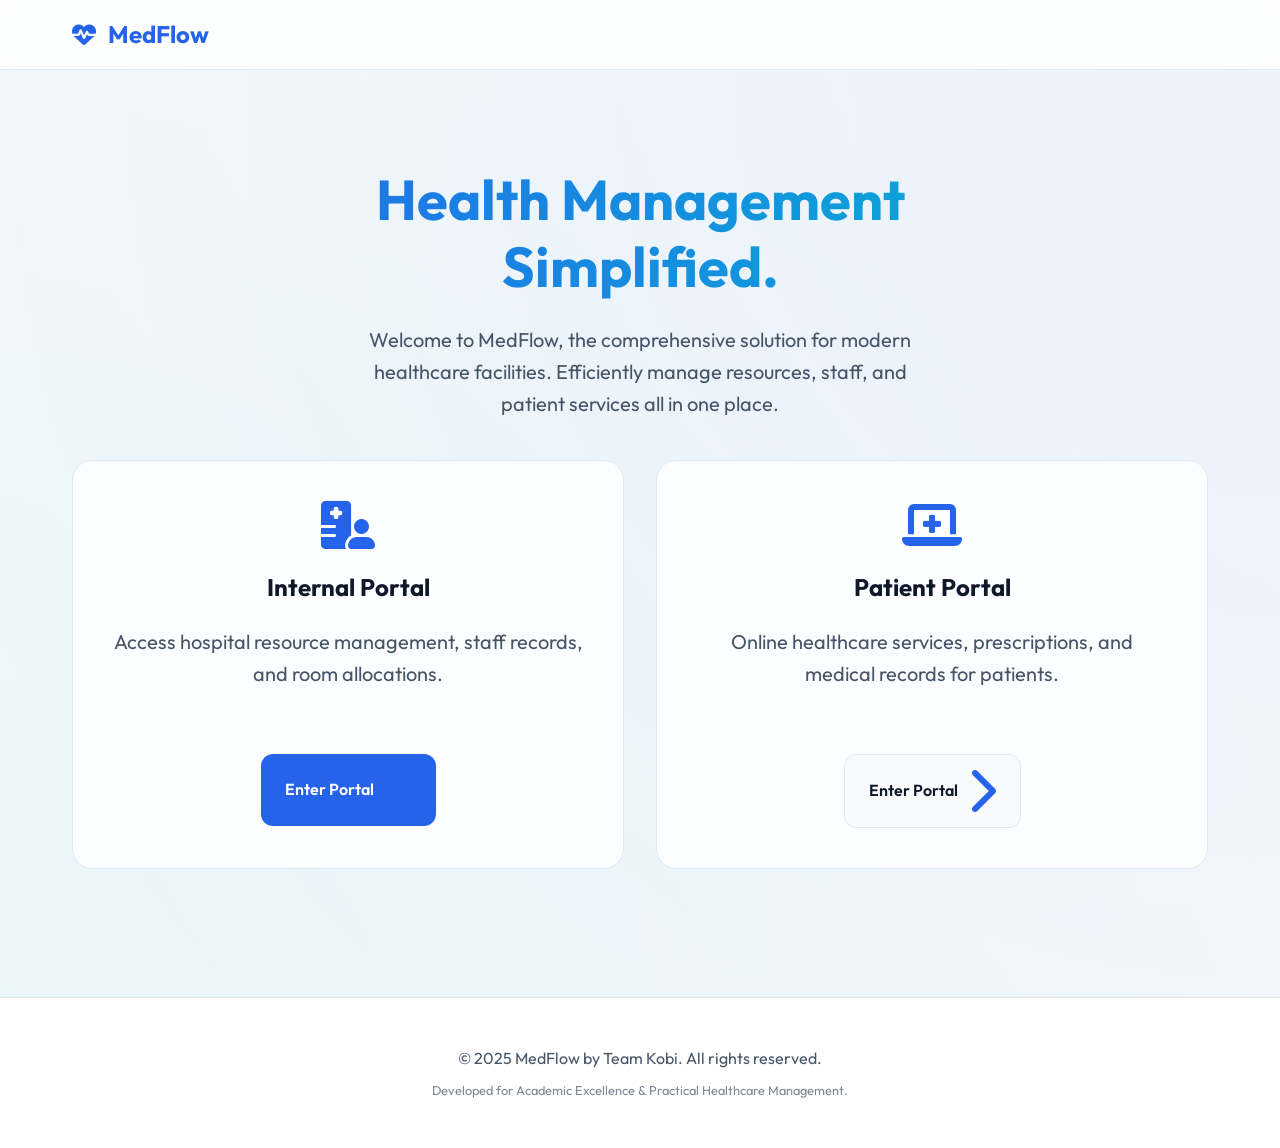
<file: index.html>
<!DOCTYPE html>
<html lang="en">
<head>
    <meta charset="UTF-8">
    <meta name="viewport" content="width=device-width, initial-scale=1.0">
    <title>MedFlow | Advanced Hospital Management System</title>
    <meta name="description" content="Experience a streamlined hospital management solution with MedFlow. Managing healthcare resources and patient services with precision.">
    <!-- Google Font -->
    <link rel="preconnect" href="https://fonts.googleapis.com">
    <link rel="preconnect" href="https://fonts.gstatic.com" crossorigin>
    <link href="https://fonts.googleapis.com/css2?family=Outfit:wght@300;400;500;600;700&display=swap" rel="stylesheet">
    <!-- Font Awesome -->
    <link rel="stylesheet" href="https://cdnjs.cloudflare.com/ajax/libs/font-awesome/6.4.0/css/all.min.css">
    <link rel="stylesheet" href="style.css">
</head>
<body>
    <header class="main-header">
        <div class="container">
             <h1><i class="fas fa-heart-pulse"></i> MedFlow</h1>
        </div>
    </header>

    <main>
        <section class="hero">
            <div class="container">
                <h2>Health Management <br>Simplified.</h2>
                <p>Welcome to MedFlow, the comprehensive solution for modern healthcare facilities. Efficiently manage resources, staff, and patient services all in one place.</p>
                <div class="portal-grid">
                    <a href="internal.html" class="portal-card">
                        <i class="fas fa-hospital-user"></i>
                        <h3>Internal Portal</h3>
                        <p>Access hospital resource management, staff records, and room allocations.</p>
                        <span class="btn btn-primary">Enter Portal <i class="fas fa-chevron-right"></i></span>
                    </a>
                    <a href="online.html" class="portal-card">
                        <i class="fas fa-laptop-medical"></i>
                        <h3>Patient Portal</h3>
                        <p>Online healthcare services, prescriptions, and medical records for patients.</p>
                        <span class="btn btn-secondary">Enter Portal <i class="fas fa-chevron-right"></i></span>
                    </a>
                </div>
            </div>
        </section>

        <section class="features">
            <div class="container">
                <!-- Add some additional info if needed -->
            </div>
        </section>
    </main>

    <footer class="main-footer">
        <div class="container">
            <p>© 2025 MedFlow by Team Kobi. All rights reserved.</p>
            <p style="margin-top: 0.5rem; font-size: 0.8rem; opacity: 0.7;">Developed for Academic Excellence & Practical Healthcare Management.</p>
        </div>
    </footer>
</body>
</html>
</file>
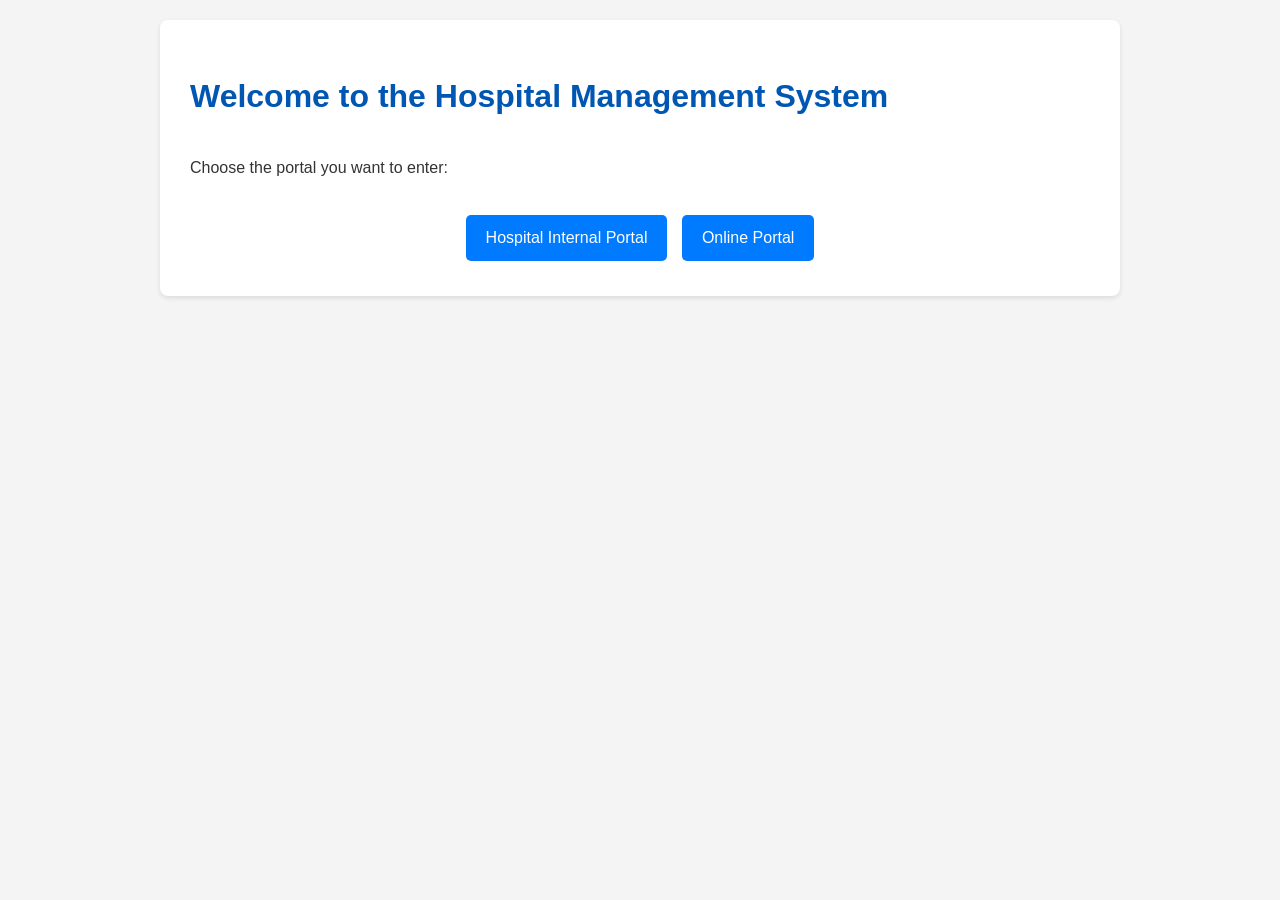
<file: Semi_4th/Project_Report/Temp/index.html>
<!DOCTYPE html>
<html lang="en">
<head>
    <meta charset="UTF-8">
    <meta name="viewport" content="width=device-width, initial-scale=1.0">
    <title>Hospital Management System</title>
    <link rel="stylesheet" href="style.css">
</head>
<body>
    <div class="container">
        <h1>Welcome to the Hospital Management System</h1>
        <p>Choose the portal you want to enter:</p>
        <div class="portal-links">
            <a href="internal.html" class="button">Hospital Internal Portal</a>
            <a href="online.html" class="button">Online Portal</a>
        </div>
    </div>
</body>
</html>
</file>
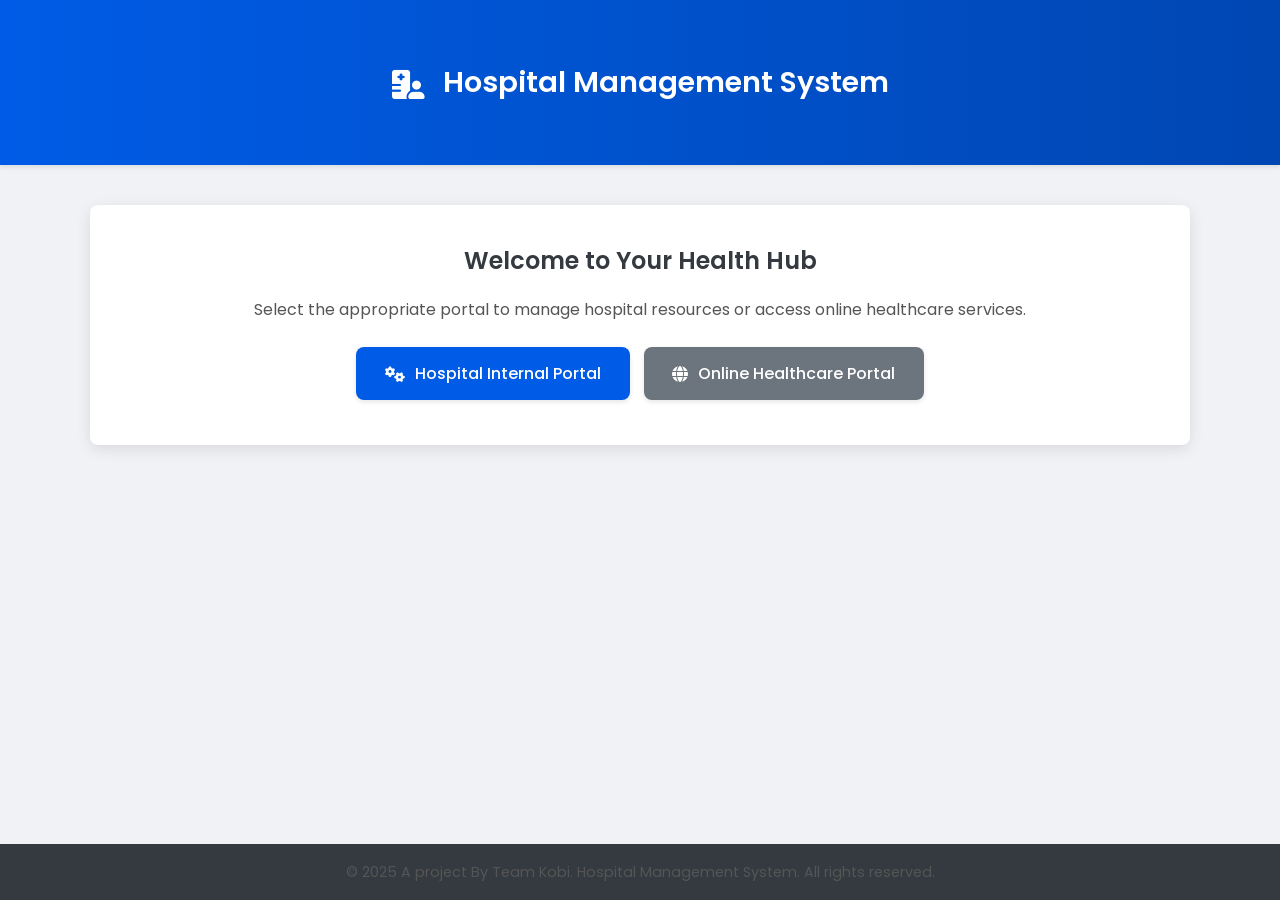
<file: Semi_4th/Project_Report/Website Version-1/index.html>
<!DOCTYPE html>
<html lang="en">
<head>
    <meta charset="UTF-8">
    <meta name="viewport" content="width=device-width, initial-scale=1.0">
    <title>Hospital Management System</title>
    <!-- Google Font -->
    <link href="https://fonts.googleapis.com/css2?family=Poppins:wght@300;400;500;600&display=swap" rel="stylesheet">
    <!-- Font Awesome -->
    <link rel="stylesheet" href="https://cdnjs.cloudflare.com/ajax/libs/font-awesome/6.2.0/css/all.min.css">
    <link rel="stylesheet" href="style.css">
</head>
<body>
    <header class="main-header">
        <div class="container">
             <h1><i class="fas fa-hospital-user"></i> Hospital Management System</h1>
        </div>
    </header>
    <main class="container home-container">
        <h2>Welcome to Your Health Hub</h2>
        <p>Select the appropriate portal to manage hospital resources or access online healthcare services.</p>
        <nav class="portal-links">
            <a href="internal.html" class="button button-primary"><i class="fas fa-cogs"></i> Hospital Internal Portal</a>
            <a href="online.html" class="button button-secondary"><i class="fas fa-globe"></i> Online Healthcare Portal</a>
        </nav>
    </main>
    <footer class="main-footer">
        <p>© 2025 A project By Team Kobi. Hospital Management System. All rights reserved.</p>
    </footer>
</body>
</html>
</file>
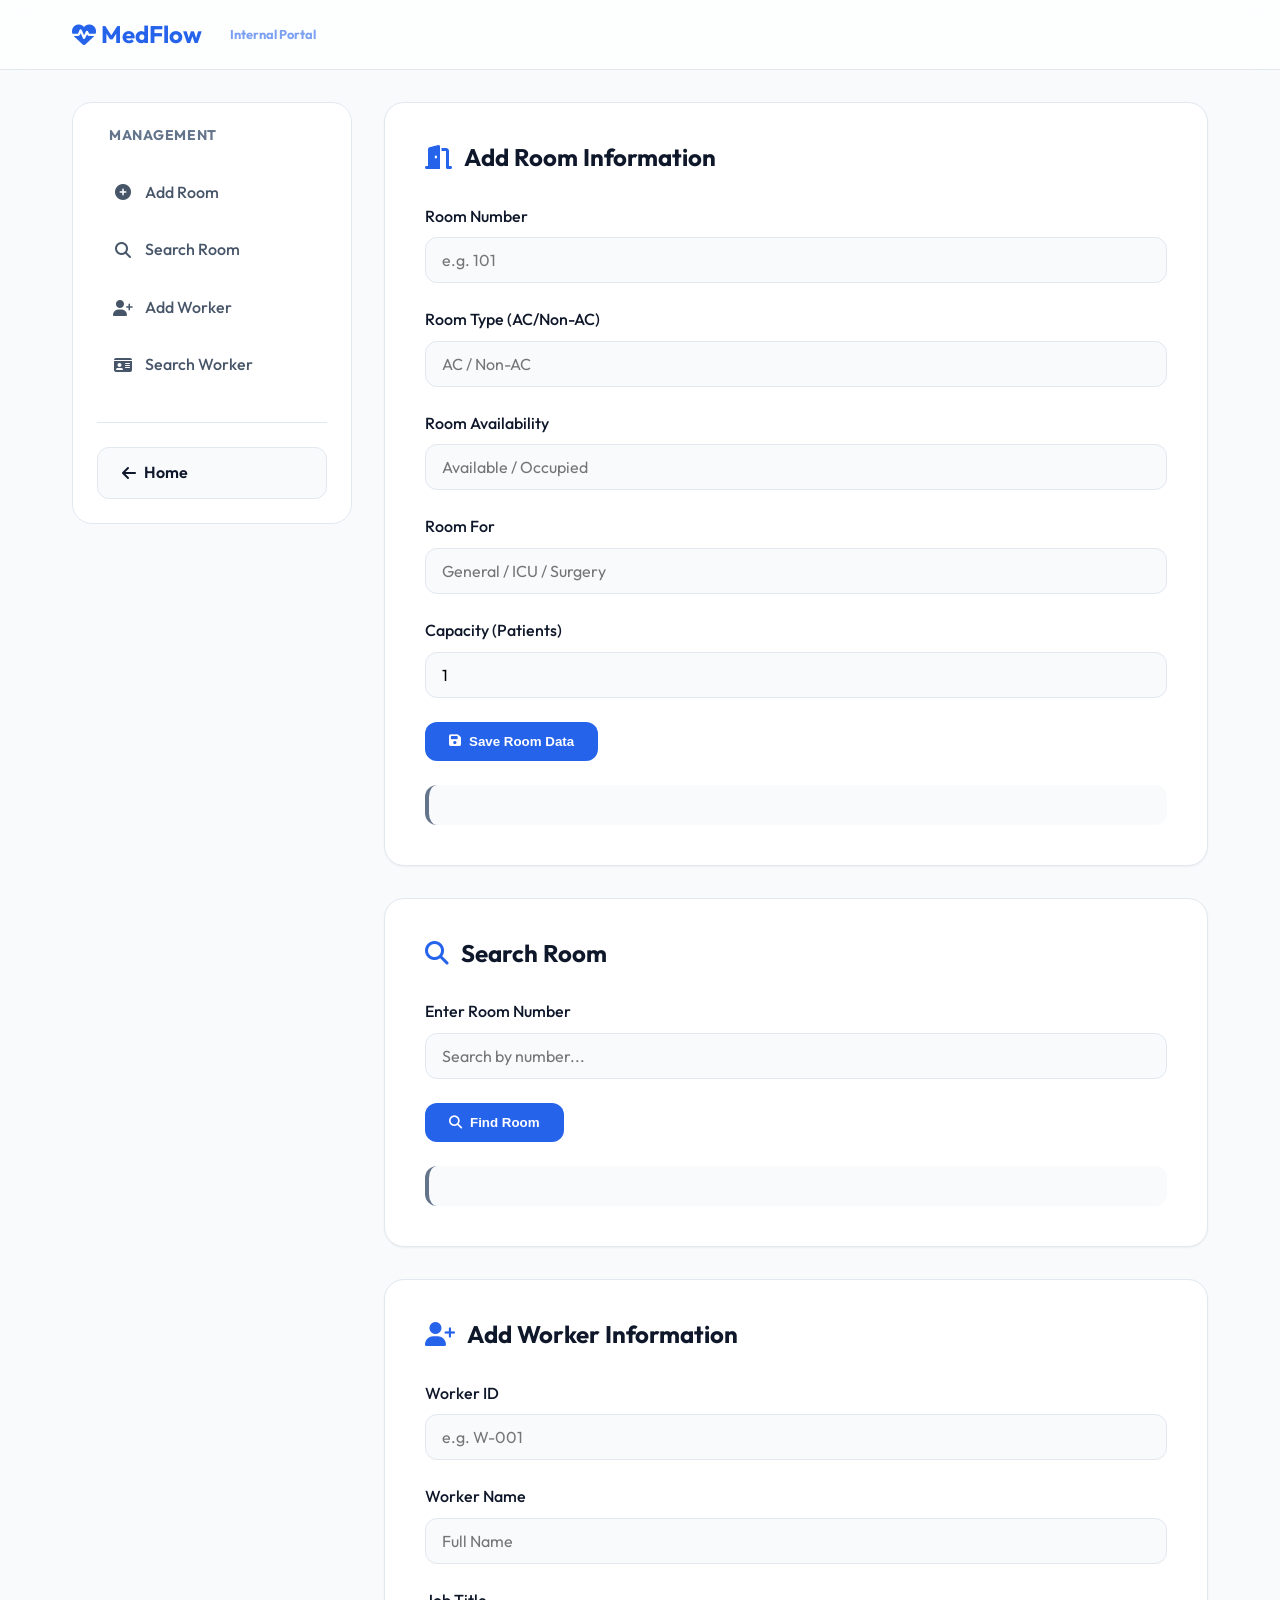
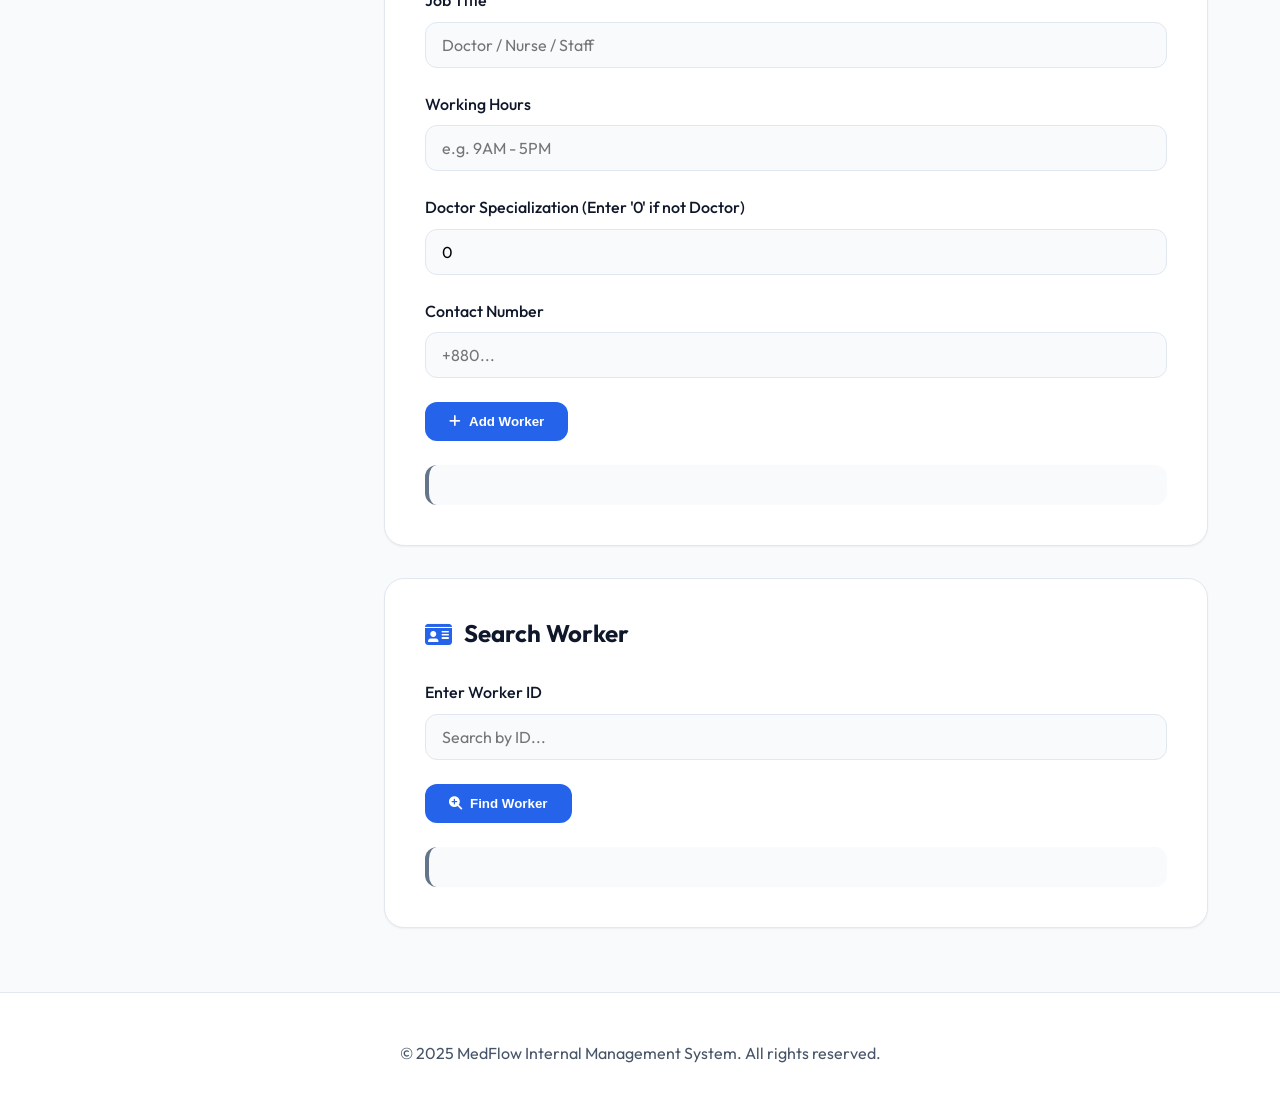
<file: internal.html>
<!DOCTYPE html>
<html lang="en">
<head>
    <meta charset="UTF-8">
    <meta name="viewport" content="width=device-width, initial-scale=1.0">
    <title>Internal Portal | MedFlow HMS</title>
    <link rel="preconnect" href="https://fonts.googleapis.com">
    <link rel="preconnect" href="https://fonts.gstatic.com" crossorigin>
    <link href="https://fonts.googleapis.com/css2?family=Outfit:wght@300;400;500;600;700&display=swap" rel="stylesheet">
    <link rel="stylesheet" href="https://cdnjs.cloudflare.com/ajax/libs/font-awesome/6.4.0/css/all.min.css">
    <link rel="stylesheet" href="style.css">
</head>
<body>
    <header class="main-header">
        <div class="container">
             <h1><a href="index.html" style="text-decoration: none; color: inherit;"><i class="fas fa-heart-pulse"></i> MedFlow</a> <small style="font-size: 0.8rem; opacity: 0.6; margin-left: 1rem;">Internal Portal</small></h1>
        </div>
    </header>

    <main class="container">
        <div class="dashboard-layout">
            <aside class="sidebar">
                <h3>Management</h3>
                <ul class="nav-list">
                    <li class="nav-item"><a href="#add-room-section" class="nav-link"><i class="fas fa-plus-circle"></i> Add Room</a></li>
                    <li class="nav-item"><a href="#search-room-section" class="nav-link"><i class="fas fa-search"></i> Search Room</a></li>
                    <li class="nav-item"><a href="#add-worker-section" class="nav-link"><i class="fas fa-user-plus"></i> Add Worker</a></li>
                    <li class="nav-item"><a href="#search-worker-section" class="nav-link"><i class="fas fa-id-card"></i> Search Worker</a></li>
                </ul>
                <div style="margin-top: 2rem; padding-top: 1.5rem; border-top: 1px solid var(--border);">
                    <a href="index.html" class="btn btn-secondary" style="width: 100%;"><i class="fas fa-arrow-left"></i> Home</a>
                </div>
            </aside>

            <div class="main-content">
                <section id="add-room-section" class="content-section">
                    <h2 class="section-title"><i class="fas fa-door-open"></i> Add Room Information</h2>
                    <form id="add-room-form">
                        <div class="form-group">
                            <label for="room-number">Room Number</label>
                            <input type="text" id="room-number" placeholder="e.g. 101" required>
                        </div>
                        <div class="form-group">
                            <label for="room-type">Room Type (AC/Non-AC)</label>
                            <input type="text" id="room-type" placeholder="AC / Non-AC" required>
                        </div>
                        <div class="form-group">
                            <label for="room-availability">Room Availability</label>
                            <input type="text" id="room-availability" placeholder="Available / Occupied" required>
                        </div>
                        <div class="form-group">
                            <label for="room-for">Room For</label>
                            <input type="text" id="room-for" placeholder="General / ICU / Surgery" required>
                        </div>
                        <div class="form-group">
                            <label for="room-capacity">Capacity (Patients)</label>
                            <input type="number" id="room-capacity" value="1" required>
                        </div>
                        <button type="submit" class="btn btn-primary"><i class="fas fa-save"></i> Save Room Data</button>
                    </form>
                    <div class="output" id="add-room-output"></div>
                </section>

                <section id="search-room-section" class="content-section">
                    <h2 class="section-title"><i class="fas fa-search"></i> Search Room</h2>
                    <form id="search-room-form">
                        <div class="form-group">
                            <label for="search-room-number">Enter Room Number</label>
                            <input type="search" id="search-room-number" placeholder="Search by number..." required>
                        </div>
                        <button type="submit" class="btn btn-primary"><i class="fas fa-search"></i> Find Room</button>
                    </form>
                    <div class="results" id="search-room-results"></div>
                </section>

                <section id="add-worker-section" class="content-section">
                    <h2 class="section-title"><i class="fas fa-user-plus"></i> Add Worker Information</h2>
                    <form id="add-worker-form">
                        <div class="form-group">
                            <label for="worker-id">Worker ID</label>
                            <input type="text" id="worker-id" placeholder="e.g. W-001" required>
                        </div>
                        <div class="form-group">
                            <label for="worker-name">Worker Name</label>
                            <input type="text" id="worker-name" placeholder="Full Name" required>
                        </div>
                        <div class="form-group">
                            <label for="worker-job-title">Job Title</label>
                            <input type="text" id="worker-job-title" placeholder="Doctor / Nurse / Staff" required>
                        </div>
                        <div class="form-group">
                            <label for="worker-hours">Working Hours</label>
                            <input type="text" id="worker-hours" placeholder="e.g. 9AM - 5PM" required>
                        </div>
                        <div class="form-group" id="doctor-spec-field">
                            <label for="doctor-specialization">Doctor Specialization (Enter '0' if not Doctor)</label>
                            <input type="text" id="doctor-specialization" value="0">
                        </div>
                        <div class="form-group">
                            <label for="worker-contact">Contact Number</label>
                            <input type="text" id="worker-contact" placeholder="+880..." required>
                        </div>
                        <button type="submit" class="btn btn-primary"><i class="fas fa-plus"></i> Add Worker</button>
                    </form>
                    <div class="output" id="add-worker-output"></div>
                </section>

                <section id="search-worker-section" class="content-section">
                    <h2 class="section-title"><i class="fas fa-id-card"></i> Search Worker</h2>
                    <form id="search-worker-form">
                        <div class="form-group">
                            <label for="search-worker-id">Enter Worker ID</label>
                            <input type="search" id="search-worker-id" placeholder="Search by ID..." required>
                        </div>
                        <button type="submit" class="btn btn-primary"><i class="fas fa-search-plus"></i> Find Worker</button>
                    </form>
                    <div class="results" id="search-worker-results"></div>
                </section>
            </div>
        </div>
    </main>

    <footer class="main-footer">
        <div class="container">
            <p>© 2025 MedFlow Internal Management System. All rights reserved.</p>
        </div>
    </footer>
    <script src="internal.js"></script>
</body>
</html>
</file>
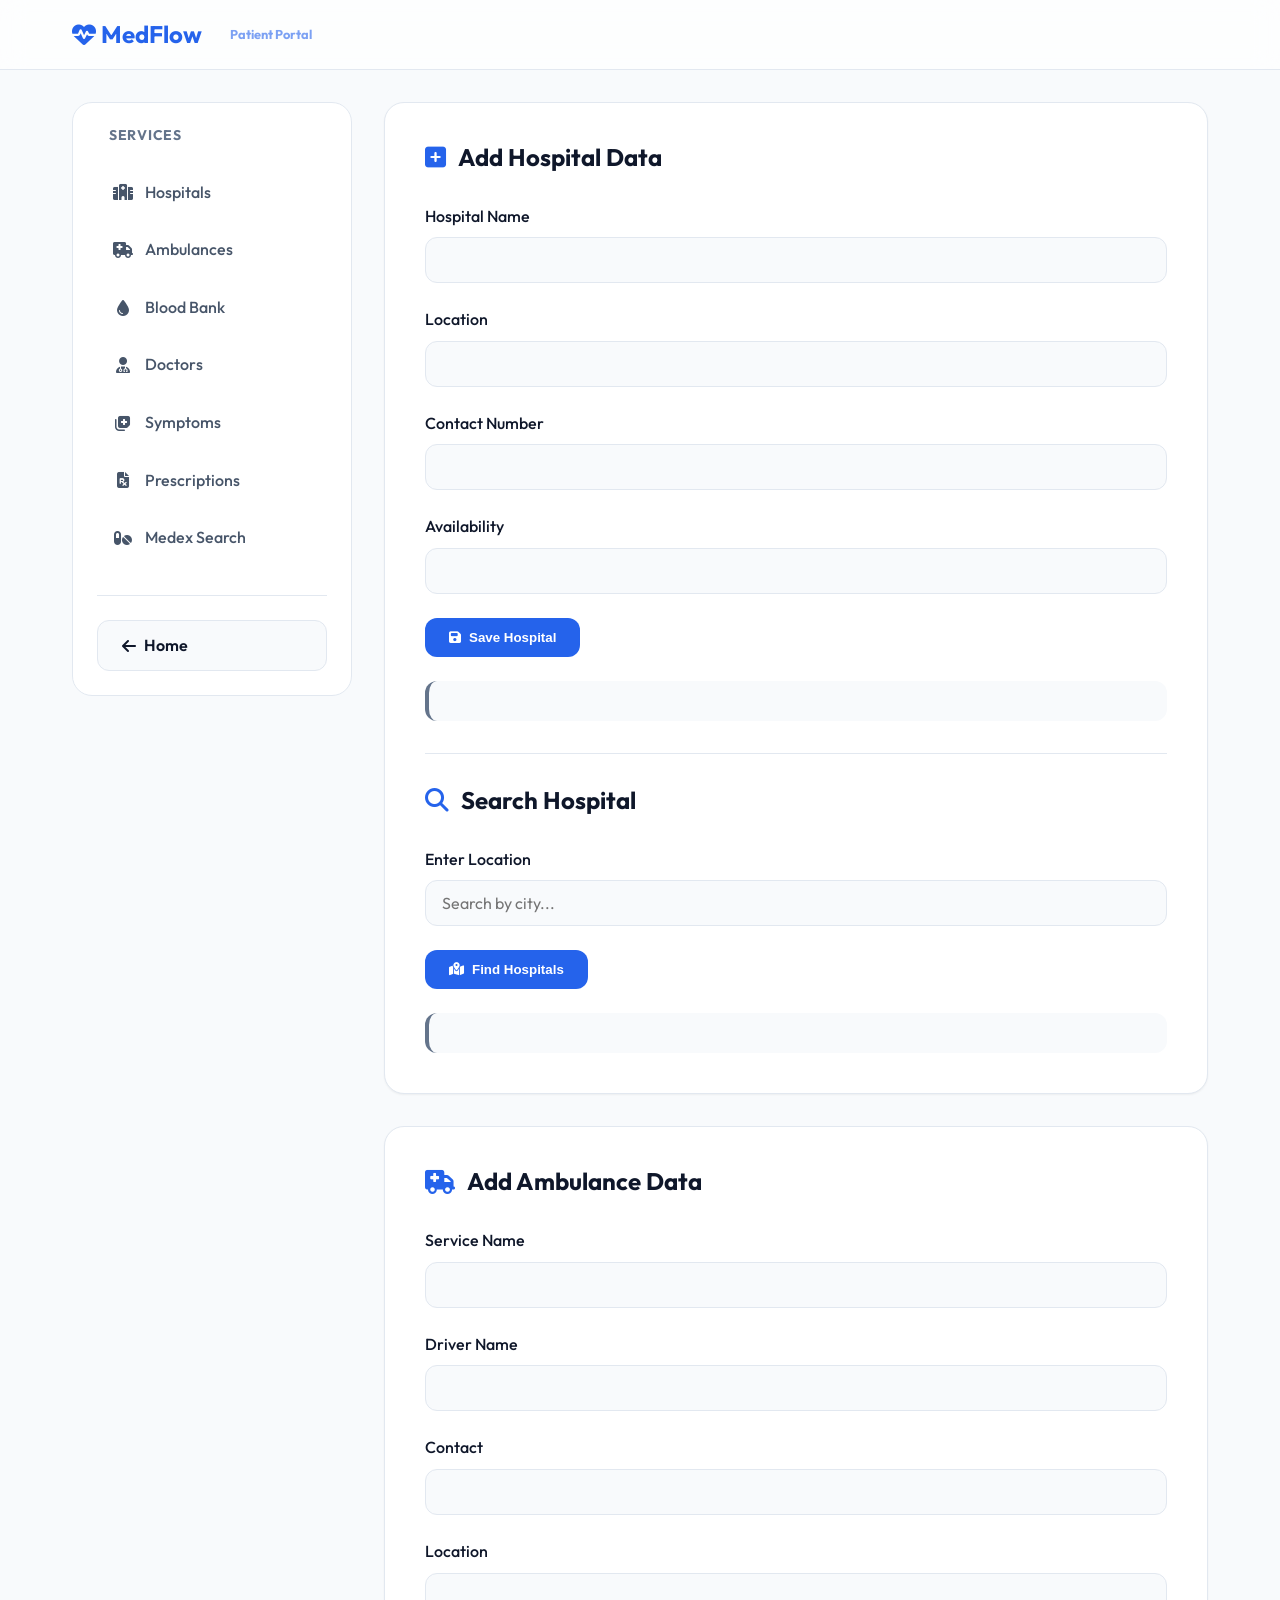
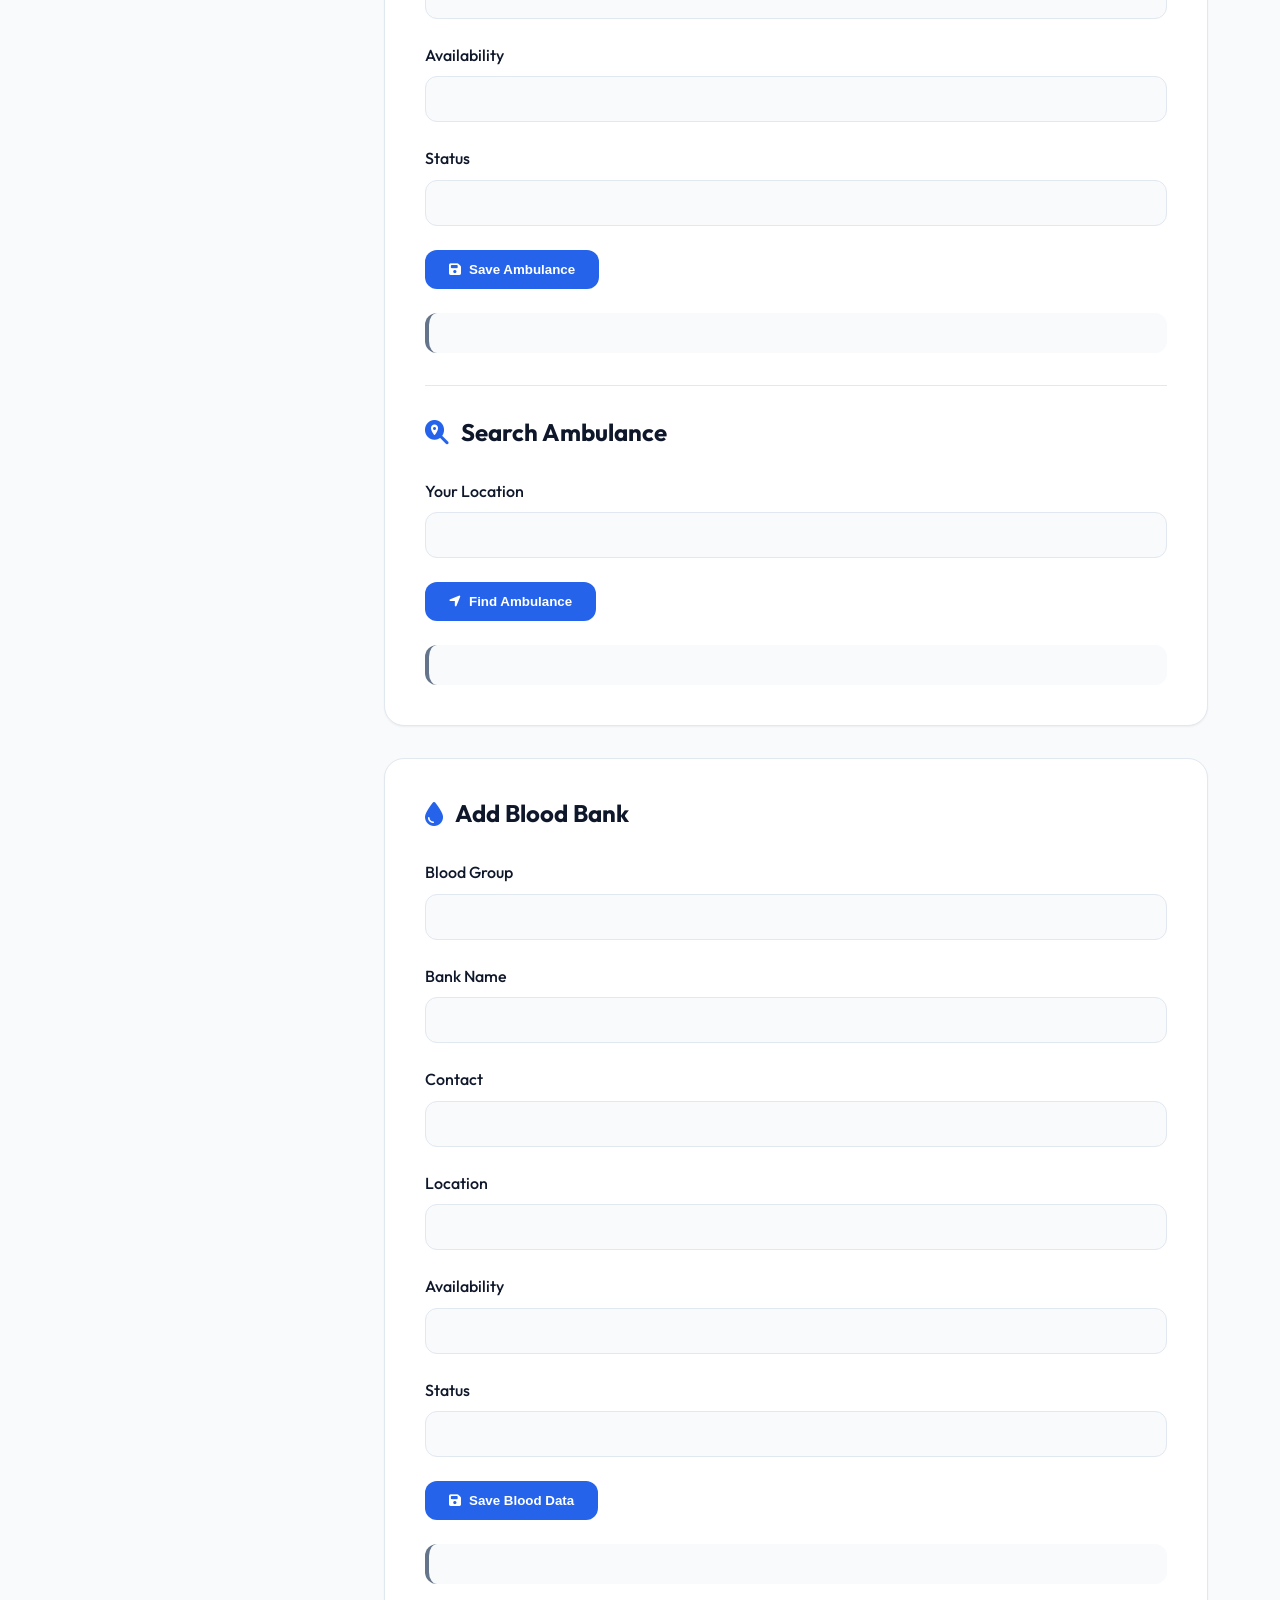
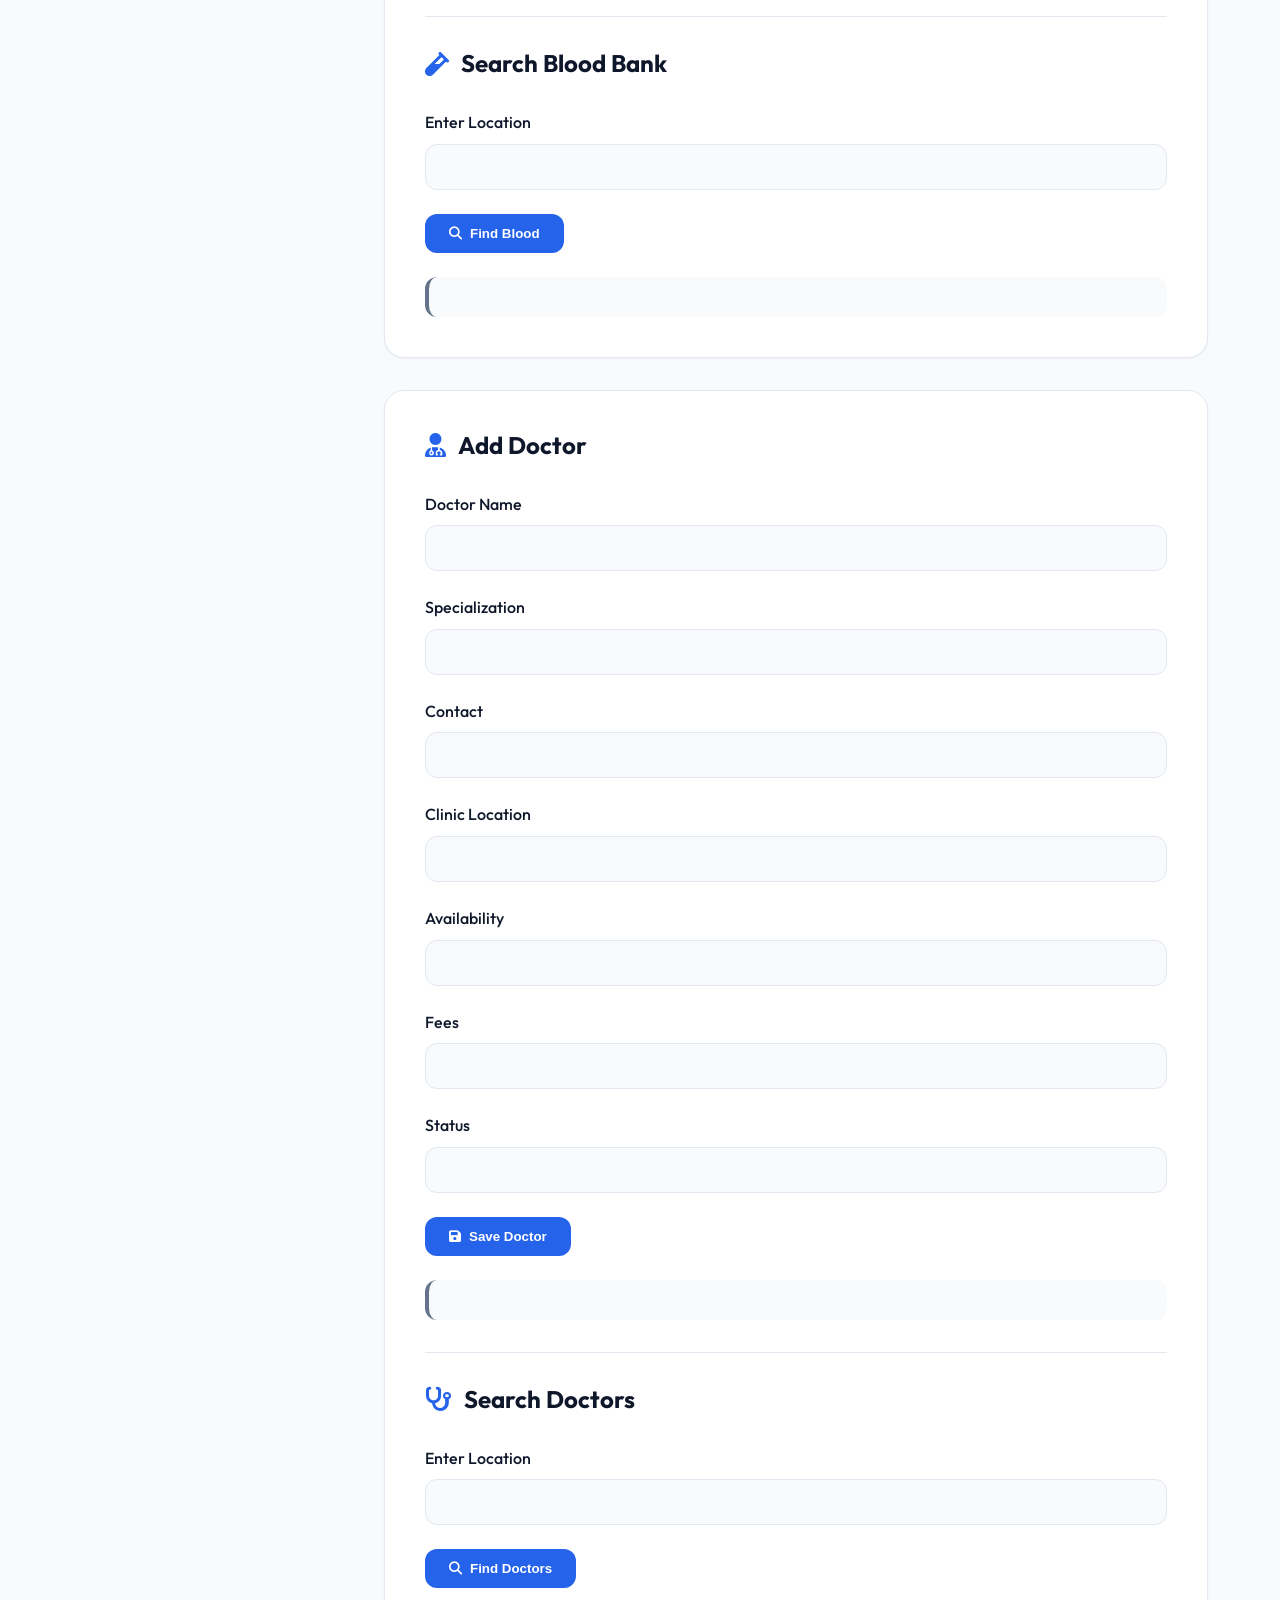
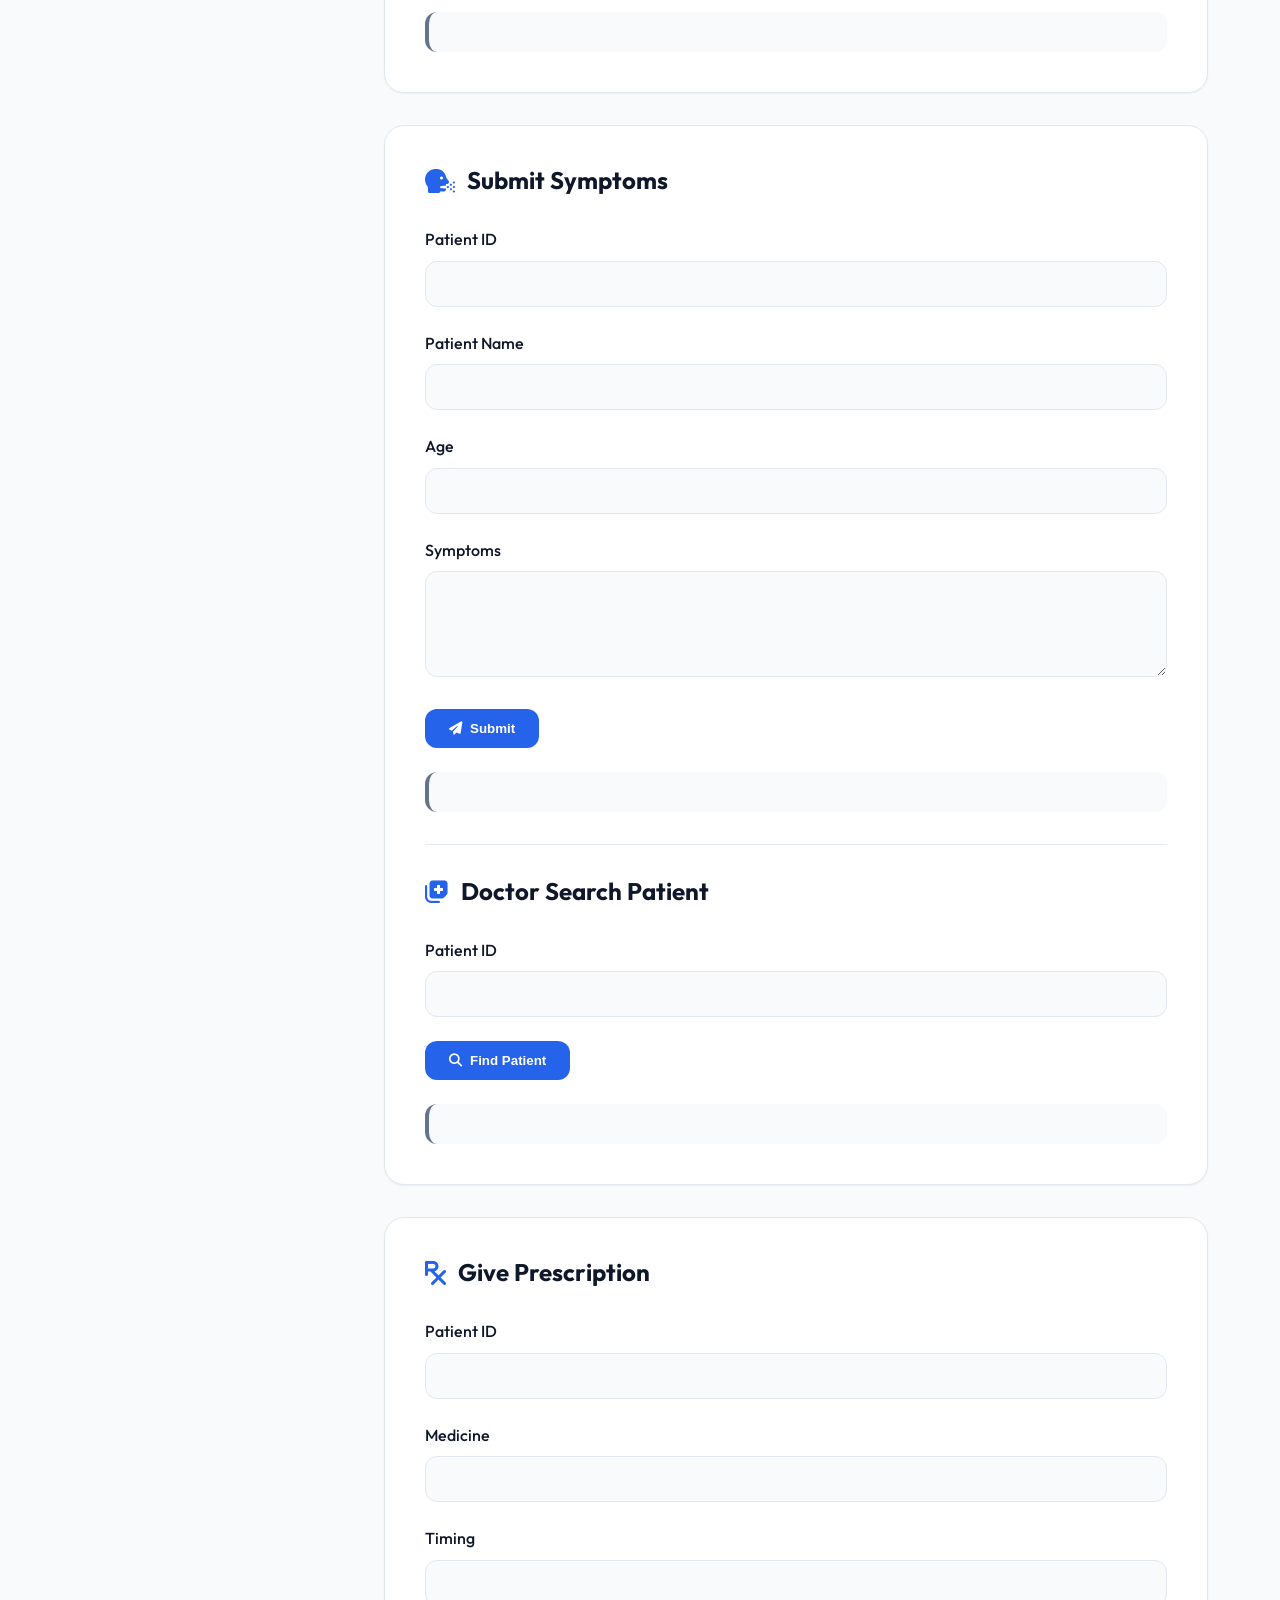
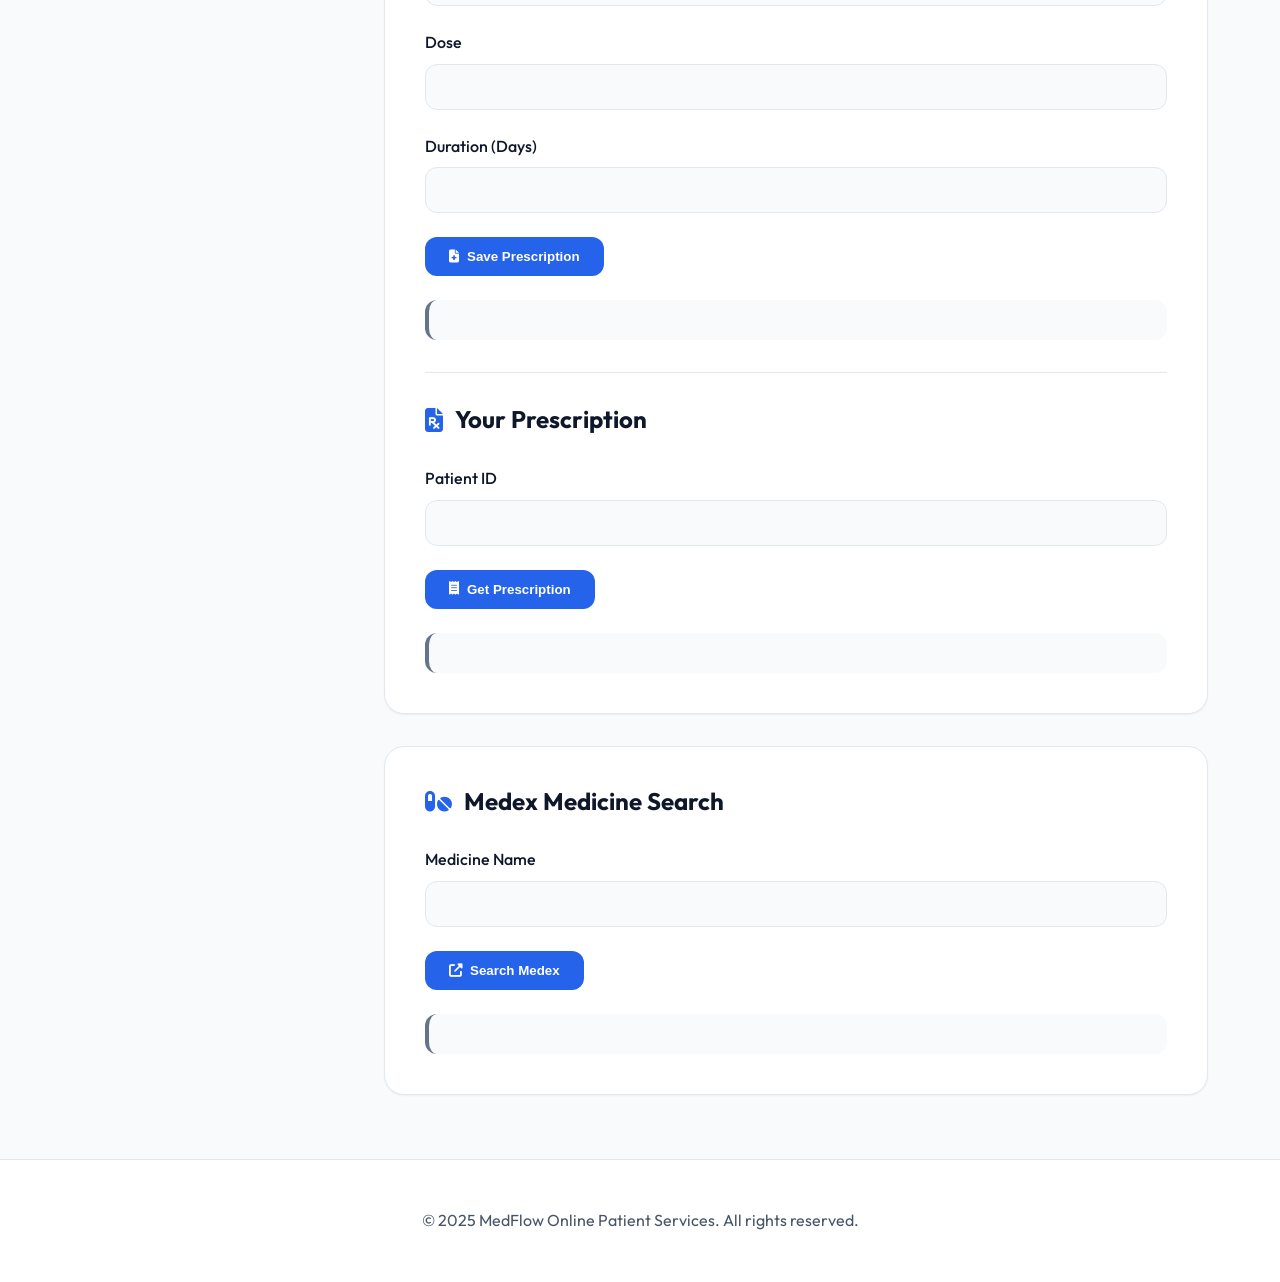
<file: online.html>
<!DOCTYPE html>
<html lang="en">
<head>
    <meta charset="UTF-8">
    <meta name="viewport" content="width=device-width, initial-scale=1.0">
    <title>Patient Portal | MedFlow HMS</title>
    <link rel="preconnect" href="https://fonts.googleapis.com">
    <link rel="preconnect" href="https://fonts.gstatic.com" crossorigin>
    <link href="https://fonts.googleapis.com/css2?family=Outfit:wght@300;400;500;600;700&display=swap" rel="stylesheet">
    <link rel="stylesheet" href="https://cdnjs.cloudflare.com/ajax/libs/font-awesome/6.4.0/css/all.min.css">
    <link rel="stylesheet" href="style.css">
</head>
<body>
    <header class="main-header">
        <div class="container">
             <h1><a href="index.html" style="text-decoration: none; color: inherit;"><i class="fas fa-heart-pulse"></i> MedFlow</a> <small style="font-size: 0.8rem; opacity: 0.6; margin-left: 1rem;">Patient Portal</small></h1>
        </div>
    </header>

    <main class="container">
        <div class="dashboard-layout">
            <aside class="sidebar">
                <h3>Services</h3>
                <ul class="nav-list">
                    <li class="nav-item"><a href="#add-hospital-section" class="nav-link"><i class="fas fa-hospital"></i> Hospitals</a></li>
                    <li class="nav-item"><a href="#add-ambulance-section" class="nav-link"><i class="fas fa-ambulance"></i> Ambulances</a></li>
                    <li class="nav-item"><a href="#add-blood-section" class="nav-link"><i class="fas fa-tint"></i> Blood Bank</a></li>
                    <li class="nav-item"><a href="#add-doctor-section" class="nav-link"><i class="fas fa-user-md"></i> Doctors</a></li>
                    <li class="nav-item"><a href="#add-symptom-section" class="nav-link"><i class="fas fa-notes-medical"></i> Symptoms</a></li>
                    <li class="nav-item"><a href="#search-prescription-section" class="nav-link"><i class="fas fa-file-prescription"></i> Prescriptions</a></li>
                    <li class="nav-item"><a href="#medex-redirect-section" class="nav-link"><i class="fas fa-pills"></i> Medex Search</a></li>
                </ul>
                <div style="margin-top: 2rem; padding-top: 1.5rem; border-top: 1px solid var(--border);">
                    <a href="index.html" class="btn btn-secondary" style="width: 100%;"><i class="fas fa-arrow-left"></i> Home</a>
                </div>
            </aside>

            <div class="main-content">
                <!-- Section 1: Hospital -->
                <section id="add-hospital-section" class="content-section">
                    <h2 class="section-title"><i class="fas fa-plus-square"></i> Add Hospital Data</h2>
                    <form id="add-hospital-form">
                        <div class="form-group">
                            <label for="hospital-name">Hospital Name</label>
                            <input type="text" id="hospital-name" required>
                        </div>
                        <div class="form-group">
                            <label for="hospital-location">Location</label>
                            <input type="text" id="hospital-location" required>
                        </div>
                        <div class="form-group">
                            <label for="hospital-number">Contact Number</label>
                            <input type="text" id="hospital-number" required>
                        </div>
                        <div class="form-group">
                            <label for="hospital-availability">Availability</label>
                            <input type="text" id="hospital-availability" required>
                        </div>
                        <button type="submit" class="btn btn-primary"><i class="fas fa-save"></i> Save Hospital</button>
                    </form>
                    <div class="output" id="add-hospital-output"></div>
                    
                    <hr style="margin: 2rem 0; border: 0; border-top: 1px solid var(--border);">
                    
                    <h2 class="section-title"><i class="fas fa-search"></i> Search Hospital</h2>
                    <form id="search-hospital-form">
                        <div class="form-group">
                            <label for="search-hospital-location">Enter Location</label>
                            <input type="search" id="search-hospital-location" placeholder="Search by city..." required>
                        </div>
                        <button type="submit" class="btn btn-primary"><i class="fas fa-map-marked-alt"></i> Find Hospitals</button>
                    </form>
                    <div class="results" id="search-hospital-results"></div>
                </section>

                <!-- Section 2: Ambulance -->
                <section id="add-ambulance-section" class="content-section">
                    <h2 class="section-title"><i class="fas fa-ambulance"></i> Add Ambulance Data</h2>
                    <form id="add-ambulance-form">
                        <div class="form-group"><label for="ambulance-name">Service Name</label><input type="text" id="ambulance-name" required></div>
                        <div class="form-group"><label for="ambulance-driver">Driver Name</label><input type="text" id="ambulance-driver" required></div>
                        <div class="form-group"><label for="ambulance-number">Contact</label><input type="text" id="ambulance-number" required></div>
                        <div class="form-group"><label for="ambulance-location">Location</label><input type="text" id="ambulance-location" required></div>
                        <div class="form-group"><label for="ambulance-availability">Availability</label><input type="text" id="ambulance-availability" required></div>
                        <div class="form-group"><label for="ambulance-status">Status</label><input type="text" id="ambulance-status" required></div>
                        <button type="submit" class="btn btn-primary"><i class="fas fa-save"></i> Save Ambulance</button>
                    </form>
                    <div class="output" id="add-ambulance-output"></div>

                    <hr style="margin: 2rem 0; border: 0; border-top: 1px solid var(--border);">

                    <h2 class="section-title"><i class="fas fa-search-location"></i> Search Ambulance</h2>
                    <form id="search-ambulance-form">
                        <div class="form-group"><label for="search-ambulance-location">Your Location</label><input type="search" id="search-ambulance-location" required></div>
                        <button type="submit" class="btn btn-primary"><i class="fas fa-location-arrow"></i> Find Ambulance</button>
                    </form>
                    <div class="results" id="search-ambulance-results"></div>
                </section>

                <!-- Section 3: Blood Bank -->
                <section id="add-blood-section" class="content-section">
                    <h2 class="section-title"><i class="fas fa-tint"></i> Add Blood Bank</h2>
                    <form id="add-blood-form">
                        <div class="form-group"><label for="blood-group">Blood Group</label><input type="text" id="blood-group" required></div>
                        <div class="form-group"><label for="blood-bank-name">Bank Name</label><input type="text" id="blood-bank-name" required></div>
                        <div class="form-group"><label for="blood-bank-number">Contact</label><input type="text" id="blood-bank-number" required></div>
                        <div class="form-group"><label for="blood-bank-location">Location</label><input type="text" id="blood-bank-location" required></div>
                        <div class="form-group"><label for="blood-bank-availability">Availability</label><input type="text" id="blood-bank-availability" required></div>
                        <div class="form-group"><label for="blood-bank-status">Status</label><input type="text" id="blood-bank-status" required></div>
                        <button type="submit" class="btn btn-primary"><i class="fas fa-save"></i> Save Blood Data</button>
                    </form>
                    <div class="output" id="add-blood-output"></div>

                    <hr style="margin: 2rem 0; border: 0; border-top: 1px solid var(--border);">

                    <h2 class="section-title"><i class="fas fa-vial"></i> Search Blood Bank</h2>
                    <form id="search-blood-form">
                        <div class="form-group"><label for="search-blood-location">Enter Location</label><input type="search" id="search-blood-location" required></div>
                        <button type="submit" class="btn btn-primary"><i class="fas fa-search"></i> Find Blood</button>
                    </form>
                    <div class="results" id="search-blood-results"></div>
                </section>

                <!-- Section 4: Doctors -->
                <section id="add-doctor-section" class="content-section">
                    <h2 class="section-title"><i class="fas fa-user-md"></i> Add Doctor</h2>
                    <form id="add-doctor-form">
                        <div class="form-group"><label for="doctor-name">Doctor Name</label><input type="text" id="doctor-name" required></div>
                        <div class="form-group"><label for="online-doctor-specialization">Specialization</label><input type="text" id="online-doctor-specialization" required></div>
                        <div class="form-group"><label for="doctor-number">Contact</label><input type="text" id="doctor-number" required></div>
                        <div class="form-group"><label for="doctor-location">Clinic Location</label><input type="text" id="doctor-location" required></div>
                        <div class="form-group"><label for="doctor-availability">Availability</label><input type="text" id="doctor-availability" required></div>
                        <div class="form-group"><label for="doctor-fees">Fees</label><input type="number" id="doctor-fees" required></div>
                        <div class="form-group"><label for="doctor-status">Status</label><input type="text" id="doctor-status" required></div>
                        <button type="submit" class="btn btn-primary"><i class="fas fa-save"></i> Save Doctor</button>
                    </form>
                    <div class="output" id="add-doctor-output"></div>

                    <hr style="margin: 2rem 0; border: 0; border-top: 1px solid var(--border);">

                    <h2 class="section-title"><i class="fas fa-stethoscope"></i> Search Doctors</h2>
                    <form id="search-doctor-form">
                        <div class="form-group"><label for="search-doctor-location">Enter Location</label><input type="search" id="search-doctor-location" required></div>
                        <button type="submit" class="btn btn-primary"><i class="fas fa-search"></i> Find Doctors</button>
                    </form>
                    <div class="results" id="search-doctor-results"></div>
                </section>

                <!-- Section 5: Symptoms -->
                <section id="add-symptom-section" class="content-section">
                    <h2 class="section-title"><i class="fas fa-head-side-cough"></i> Submit Symptoms</h2>
                    <form id="add-symptom-form">
                        <div class="form-group"><label for="patient-id">Patient ID</label><input type="text" id="patient-id" required></div>
                        <div class="form-group"><label for="patient-name">Patient Name</label><input type="text" id="patient-name" required></div>
                        <div class="form-group"><label for="patient-age">Age</label><input type="text" id="patient-age" required></div>
                        <div class="form-group"><label for="patient-symptom">Symptoms</label><textarea id="patient-symptom" rows="4" required></textarea></div>
                        <button type="submit" class="btn btn-primary"><i class="fas fa-paper-plane"></i> Submit</button>
                    </form>
                    <div class="output" id="add-symptom-output"></div>

                    <hr style="margin: 2rem 0; border: 0; border-top: 1px solid var(--border);">

                    <h2 class="section-title"><i class="fas fa-notes-medical"></i> Doctor Search Patient</h2>
                    <form id="search-patient-form">
                        <div class="form-group"><label for="search-patient-id">Patient ID</label><input type="search" id="search-patient-id" required></div>
                        <button type="submit" class="btn btn-primary"><i class="fas fa-search"></i> Find Patient</button>
                    </form>
                    <div class="results" id="search-patient-results"></div>
                </section>

                <!-- Section 6: Prescriptions -->
                <section id="add-prescription-section" class="content-section">
                    <h2 class="section-title"><i class="fas fa-prescription"></i> Give Prescription</h2>
                    <form id="add-prescription-form">
                        <div class="form-group"><label for="pres-patient-id">Patient ID</label><input type="text" id="pres-patient-id" required></div>
                        <div id="pres-patient-info" class="results info" style="margin-bottom: 1.5rem; display: none;"></div>
                        <div class="form-group"><label for="medicine-name">Medicine</label><input type="text" id="medicine-name" required></div>
                        <div class="form-group"><label for="medicine-time">Timing</label><input type="text" id="medicine-time" required></div>
                        <div class="form-group"><label for="medicine-dose">Dose</label><input type="text" id="medicine-dose" required></div>
                        <div class="form-group"><label for="medicine-days">Duration (Days)</label><input type="number" id="medicine-days" required></div>
                        <button type="submit" class="btn btn-primary"><i class="fas fa-file-medical"></i> Save Prescription</button>
                    </form>
                    <div class="output" id="add-prescription-output"></div>

                    <hr style="margin: 2rem 0; border: 0; border-top: 1px solid var(--border);">

                    <h2 id="search-prescription-section" class="section-title"><i class="fas fa-file-prescription"></i> Your Prescription</h2>
                    <form id="search-prescription-form">
                        <div class="form-group"><label for="search-pres-patient-id">Patient ID</label><input type="search" id="search-pres-patient-id" required></div>
                        <button type="submit" class="btn btn-primary"><i class="fas fa-receipt"></i> Get Prescription</button>
                    </form>
                    <div class="results" id="search-prescription-results"></div>
                </section>

                <!-- Section 7: Medex -->
                <section id="medex-redirect-section" class="content-section">
                    <h2 class="section-title"><i class="fas fa-pills"></i> Medex Medicine Search</h2>
                    <form id="medex-redirect-form">
                        <div class="form-group"><label for="medex-medicine-name">Medicine Name</label><input type="search" id="medex-medicine-name" required></div>
                        <button type="submit" class="btn btn-primary"><i class="fas fa-external-link-alt"></i> Search Medex</button>
                    </form>
                    <div class="output" id="medex-redirect-output"></div>
                </section>
            </div>
        </div>
    </main>

    <footer class="main-footer">
        <div class="container">
            <p>© 2025 MedFlow Online Patient Services. All rights reserved.</p>
        </div>
    </footer>
    <script src="online.js"></script>
</body>
</html>
</file>
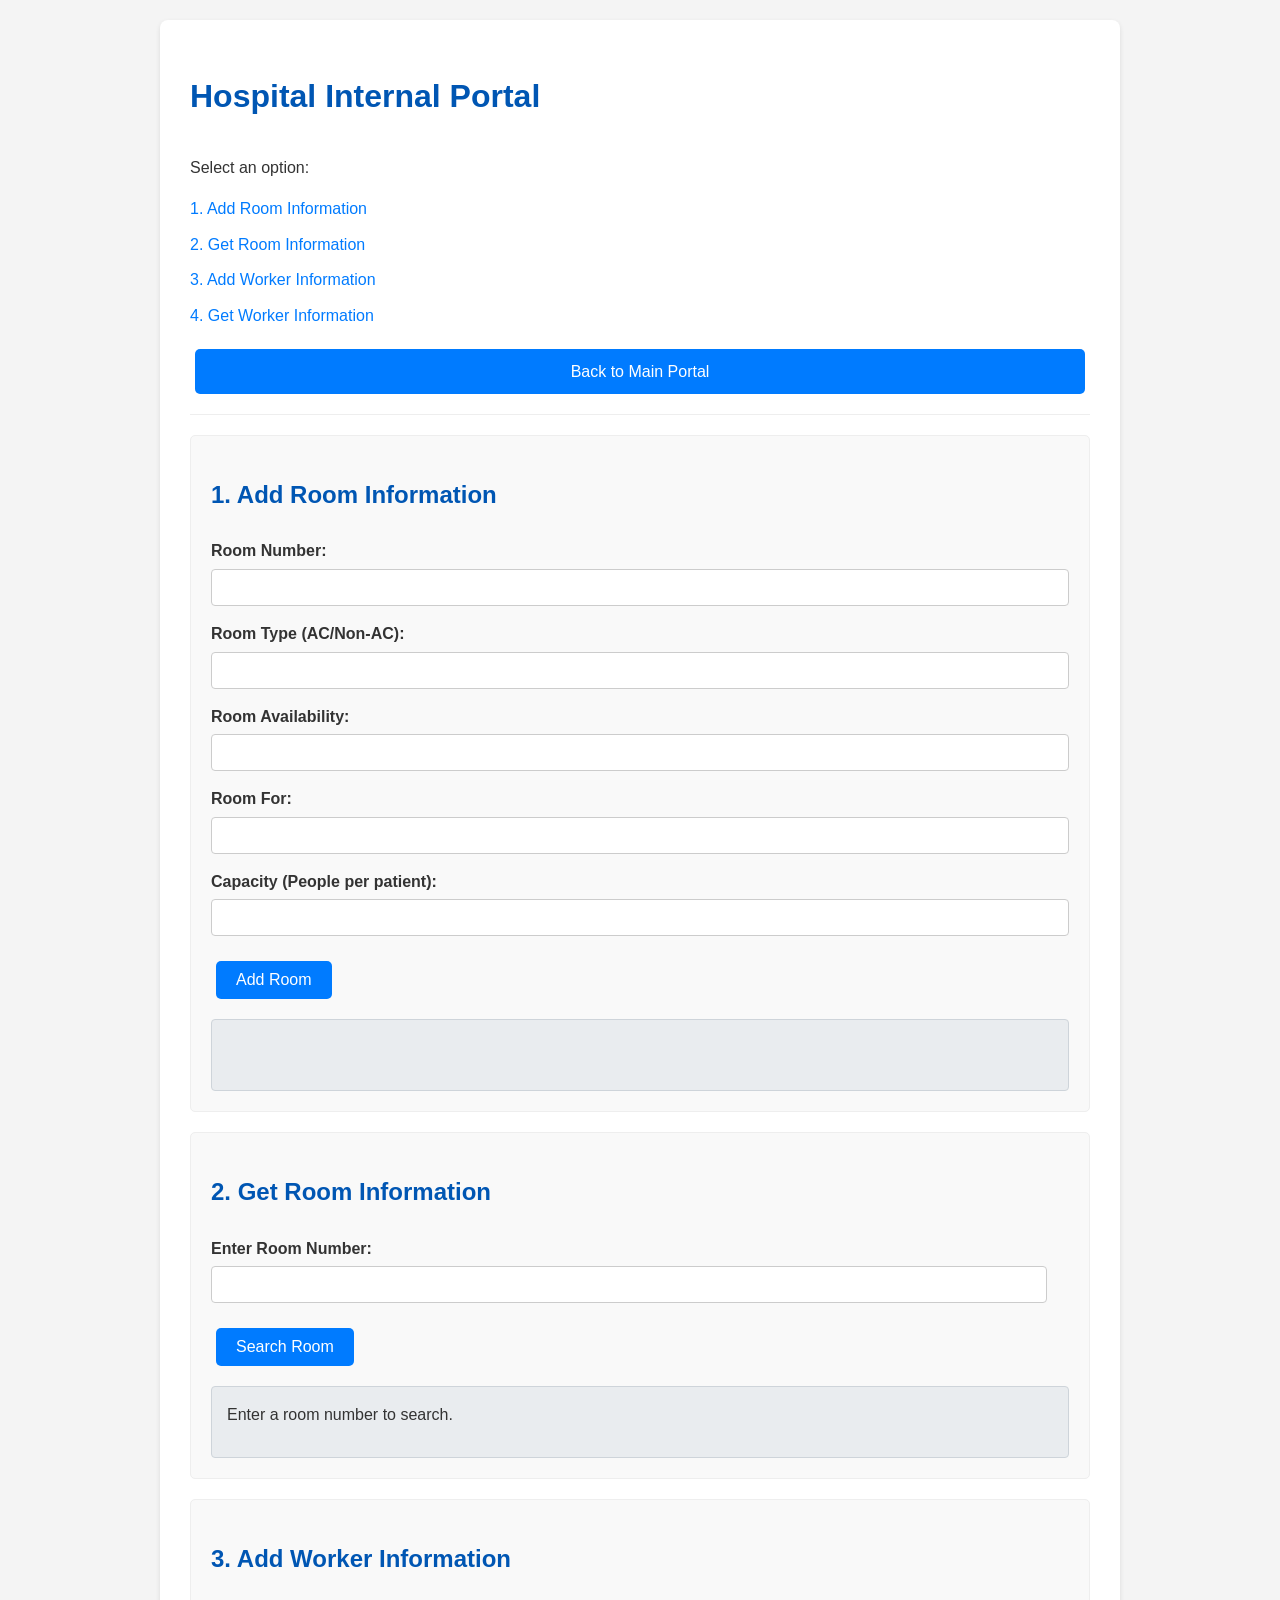
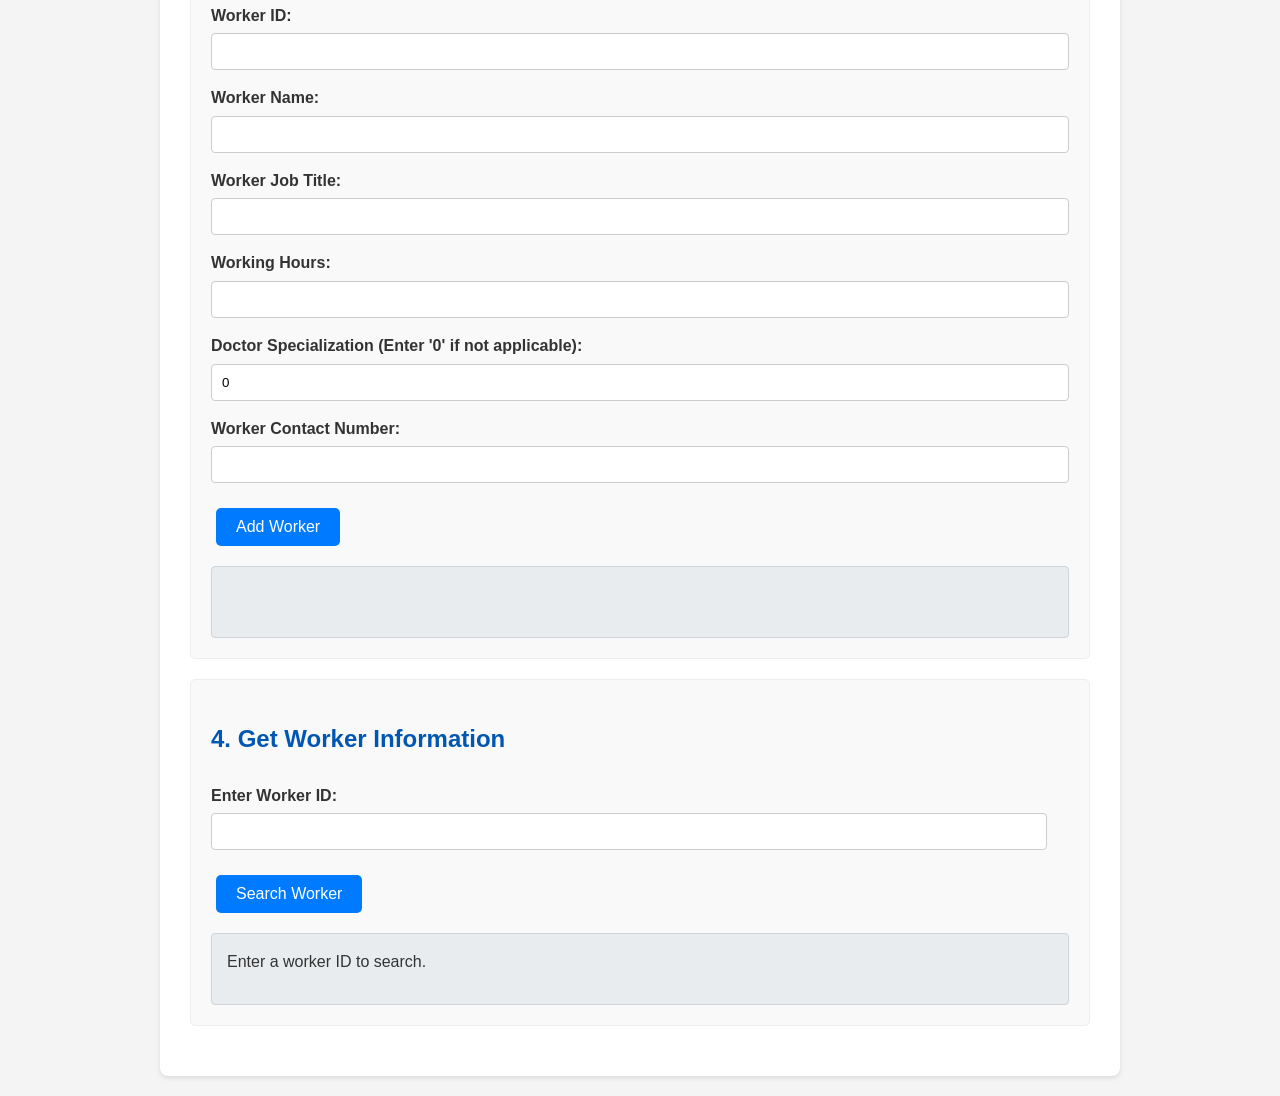
<file: Semi_4th/Project_Report/Temp/internal.html>
<!DOCTYPE html>
<html lang="en">
<head>
    <meta charset="UTF-8">
    <meta name="viewport" content="width=device-width, initial-scale=1.0">
    <title>Hospital Internal Portal</title>
    <link rel="stylesheet" href="style.css">
</head>
<body>
    <div class="container">
        <h1>Hospital Internal Portal</h1>
        <nav>
            <p>Select an option:</p>
            <ul>
                <li><a href="#add-room-section" class="nav-link">1. Add Room Information</a></li>
                <li><a href="#search-room-section" class="nav-link">2. Get Room Information</a></li>
                <li><a href="#add-worker-section" class="nav-link">3. Add Worker Information</a></li>
                <li><a href="#search-worker-section" class="nav-link">4. Get Worker Information</a></li>
            </ul>
             <a href="index.html" class="home-link button">Back to Main Portal</a>
        </nav>

        <!-- Section 1: Add Room -->
        <section id="add-room-section">
            <h2>1. Add Room Information</h2>
            <form id="add-room-form">
                <label for="room-number">Room Number:</label>
                <input type="text" id="room-number" required>

                <label for="room-type">Room Type (AC/Non-AC):</label>
                <input type="text" id="room-type" required>

                <label for="room-availability">Room Availability:</label>
                <input type="text" id="room-availability" required>

                <label for="room-for">Room For:</label>
                <input type="text" id="room-for" required>

                <label for="room-capacity">Capacity (People per patient):</label>
                <input type="number" id="room-capacity" required>

                <button type="submit">Add Room</button>
            </form>
            <div class="output" id="add-room-output"></div>
        </section>

        <!-- Section 2: Search Room -->
        <section id="search-room-section">
            <h2>2. Get Room Information</h2>
            <form id="search-room-form">
                <label for="search-room-number">Enter Room Number:</label>
                <input type="search" id="search-room-number" required>
                <button type="submit">Search Room</button>
            </form>
            <div class="results" id="search-room-results">Enter a room number to search.</div>
        </section>

        <!-- Section 3: Add Worker -->
        <section id="add-worker-section">
            <h2>3. Add Worker Information</h2>
            <form id="add-worker-form">
                <label for="worker-id">Worker ID:</label>
                <input type="text" id="worker-id" required>

                <label for="worker-name">Worker Name:</label>
                <input type="text" id="worker-name" required>

                <label for="worker-job-title">Worker Job Title:</label>
                <input type="text" id="worker-job-title" required>

                <label for="worker-hours">Working Hours:</label>
                <input type="text" id="worker-hours" required>

                <div id="doctor-spec-field">
                     <label for="doctor-specialization">Doctor Specialization (Enter '0' if not applicable):</label>
                    <input type="text" id="doctor-specialization" value="0">
                 </div>

                <label for="worker-contact">Worker Contact Number:</label>
                <input type="text" id="worker-contact" required>

                <button type="submit">Add Worker</button>
            </form>
             <div class="output" id="add-worker-output"></div>
        </section>

        <!-- Section 4: Search Worker -->
        <section id="search-worker-section">
            <h2>4. Get Worker Information</h2>
            <form id="search-worker-form">
                <label for="search-worker-id">Enter Worker ID:</label>
                <input type="search" id="search-worker-id" required>
                <button type="submit">Search Worker</button>
            </form>
            <div class="results" id="search-worker-results">Enter a worker ID to search.</div>
        </section>

    </div>

    <script src="internal.js"></script>
</body>
</html>
</file>
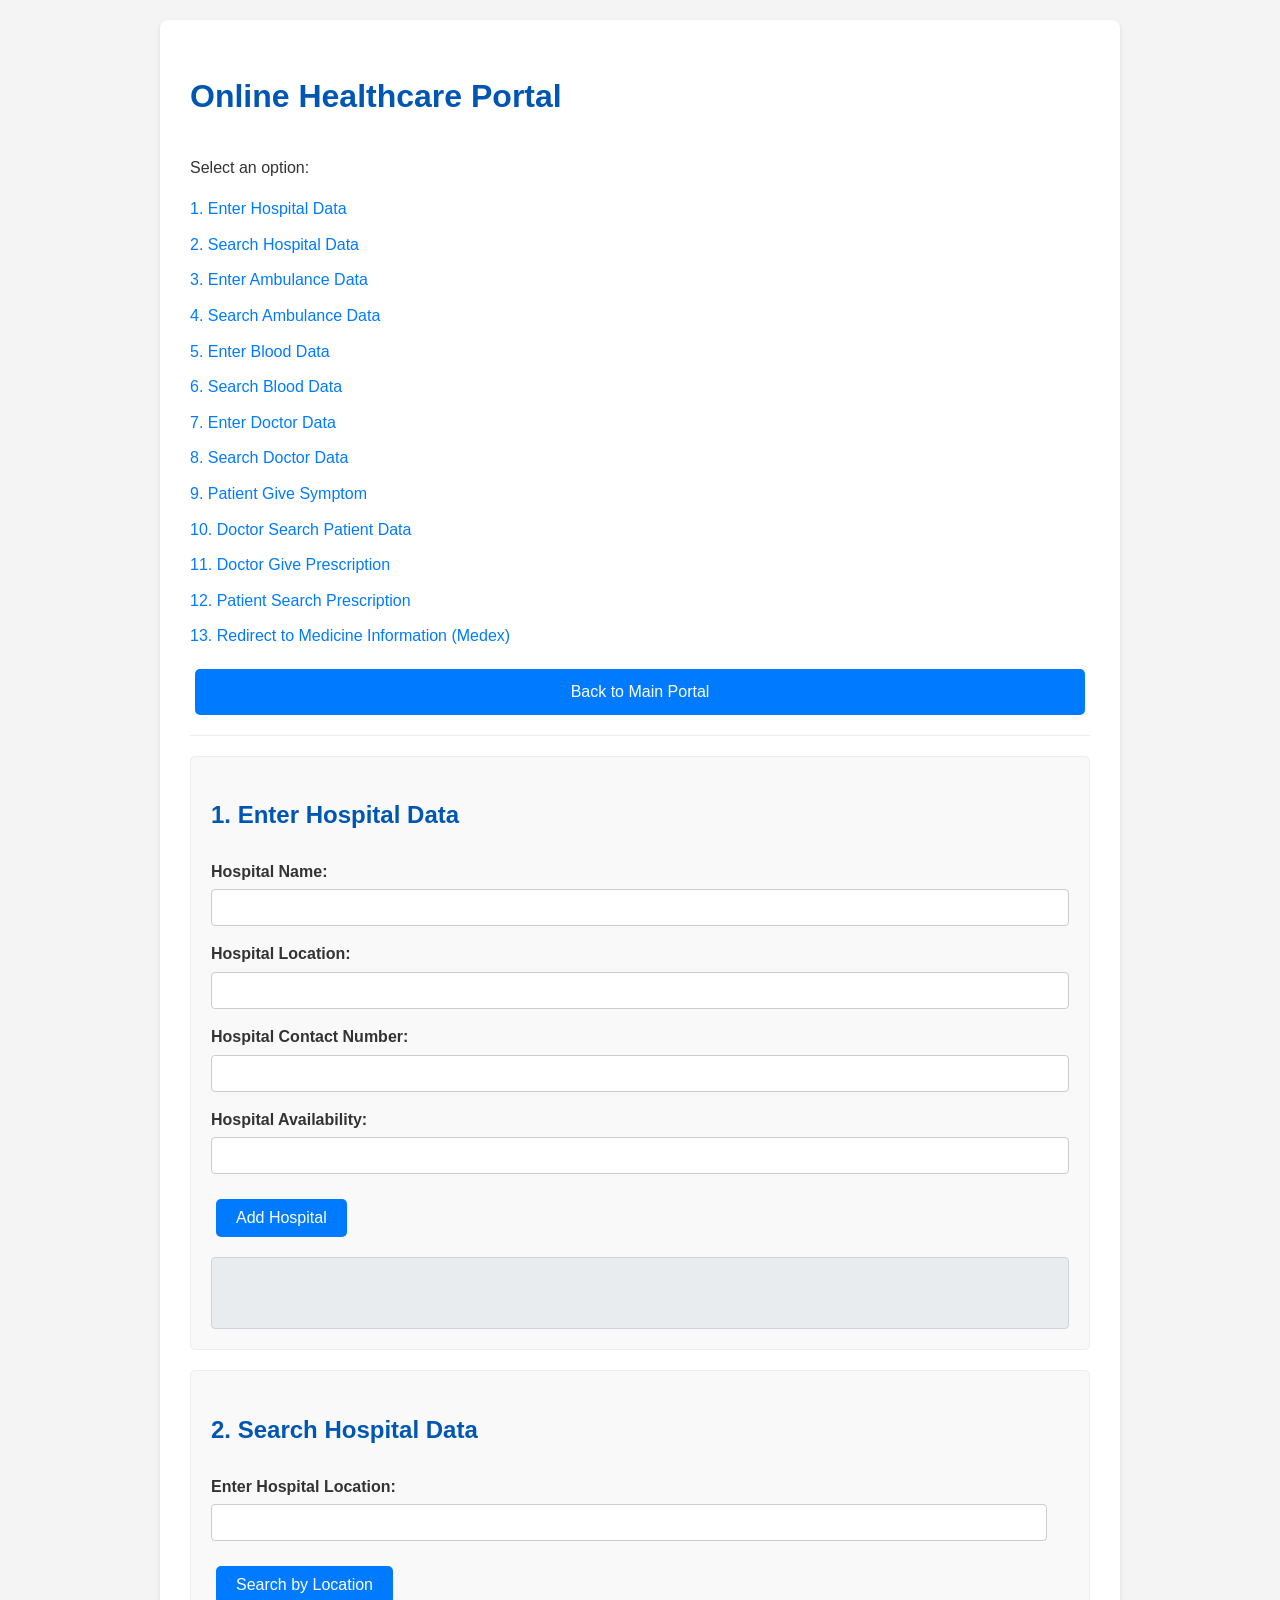
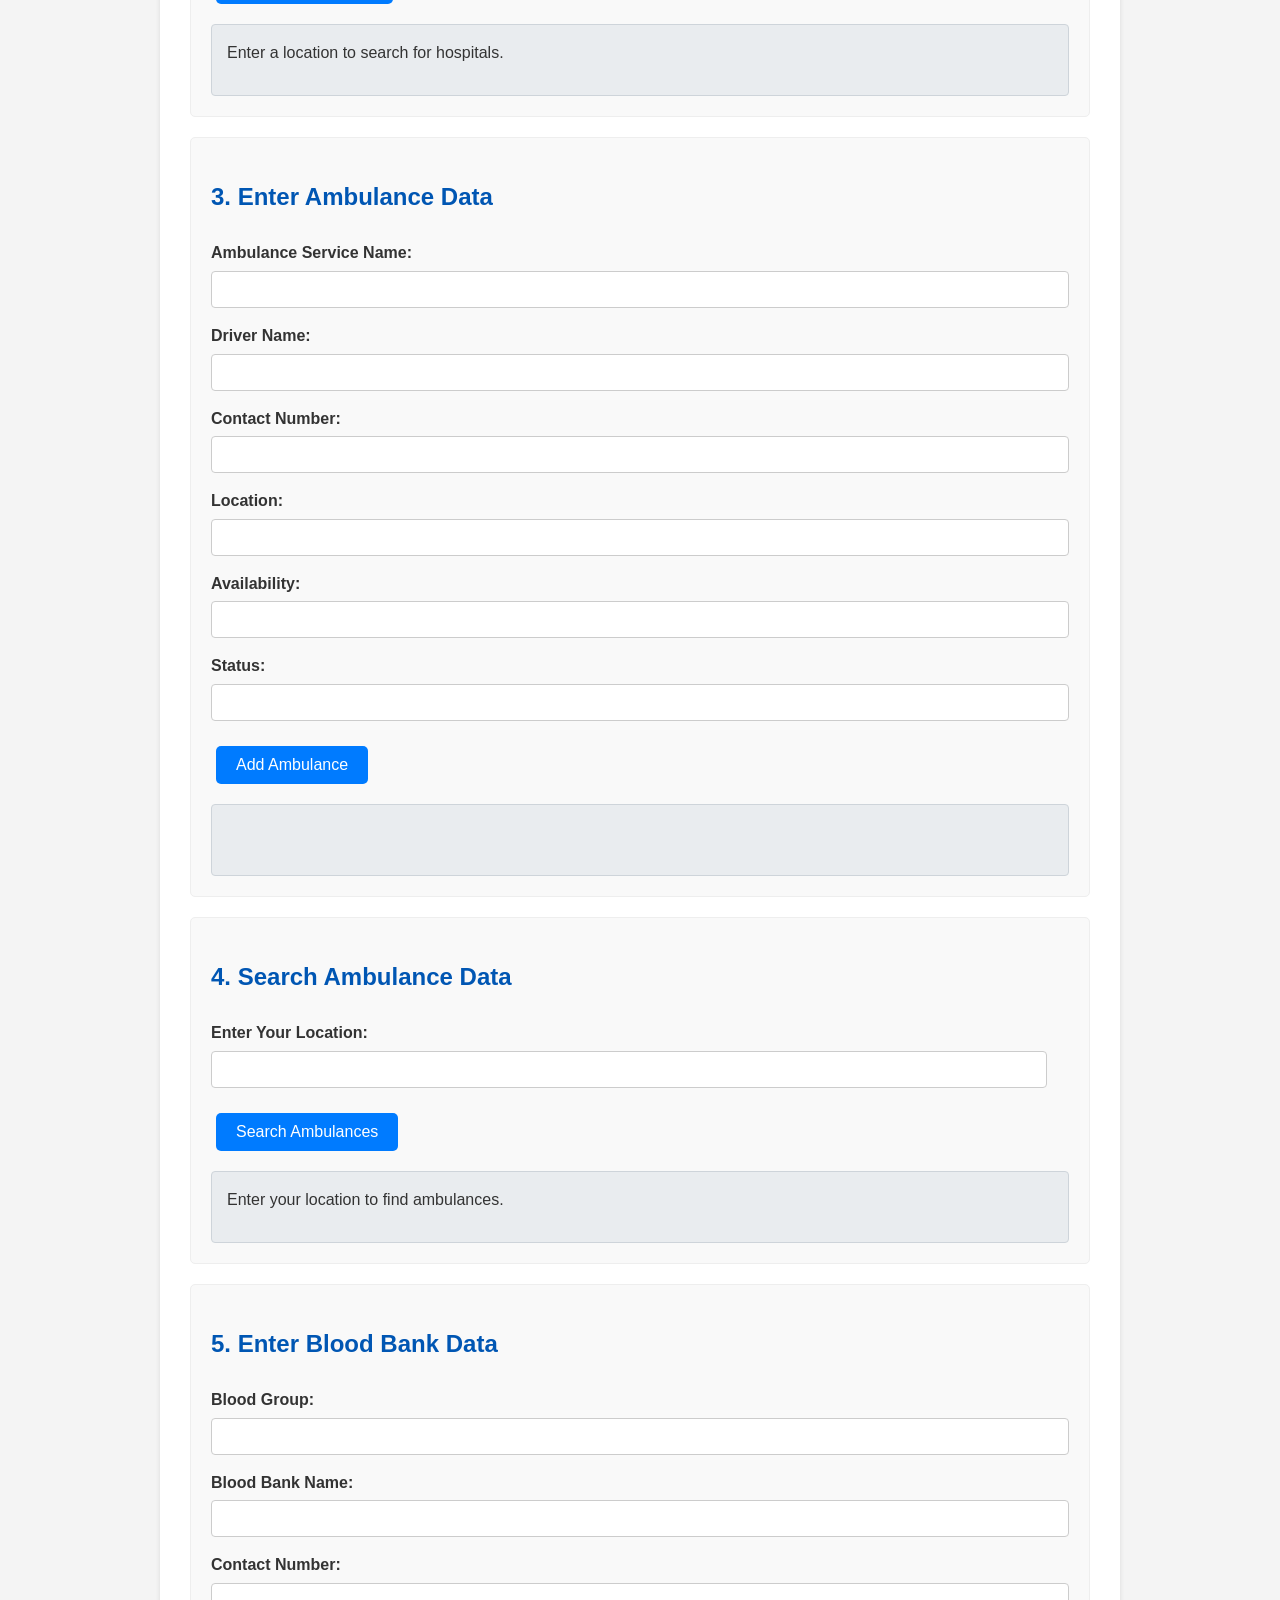
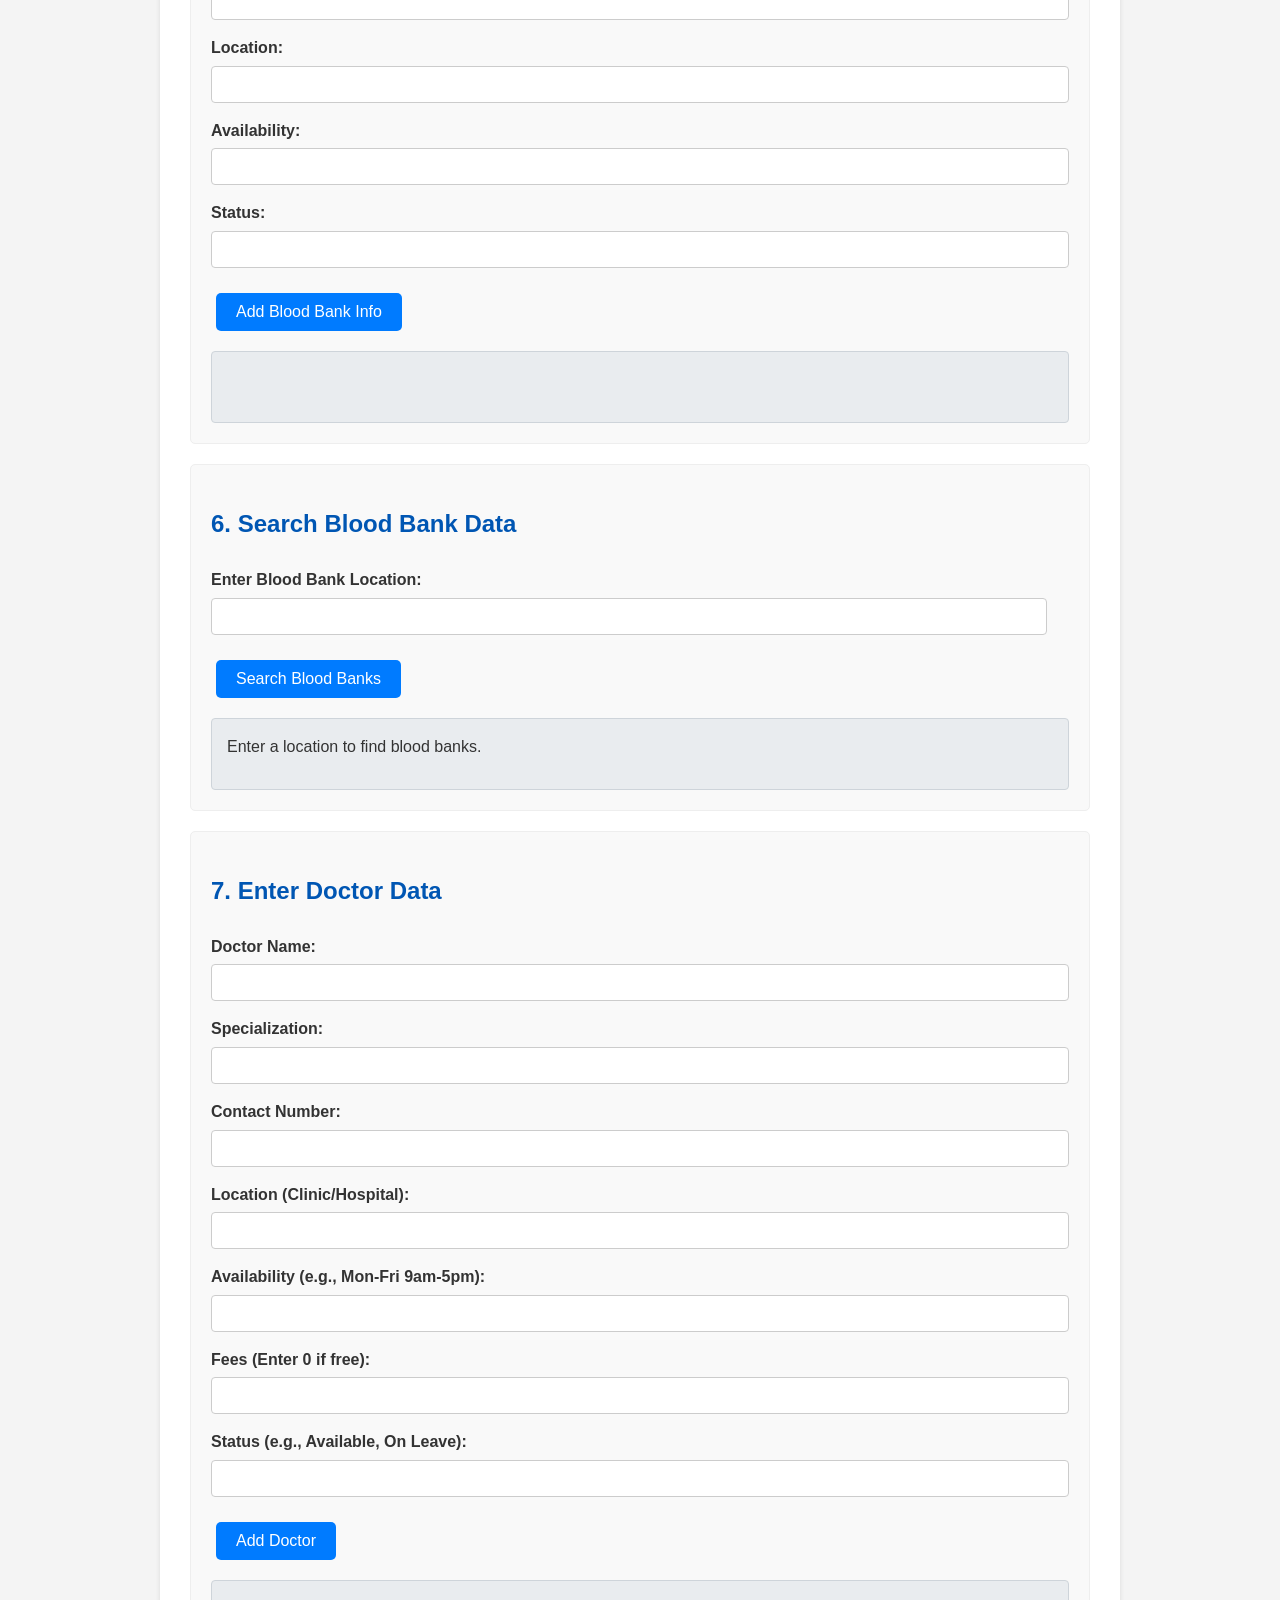
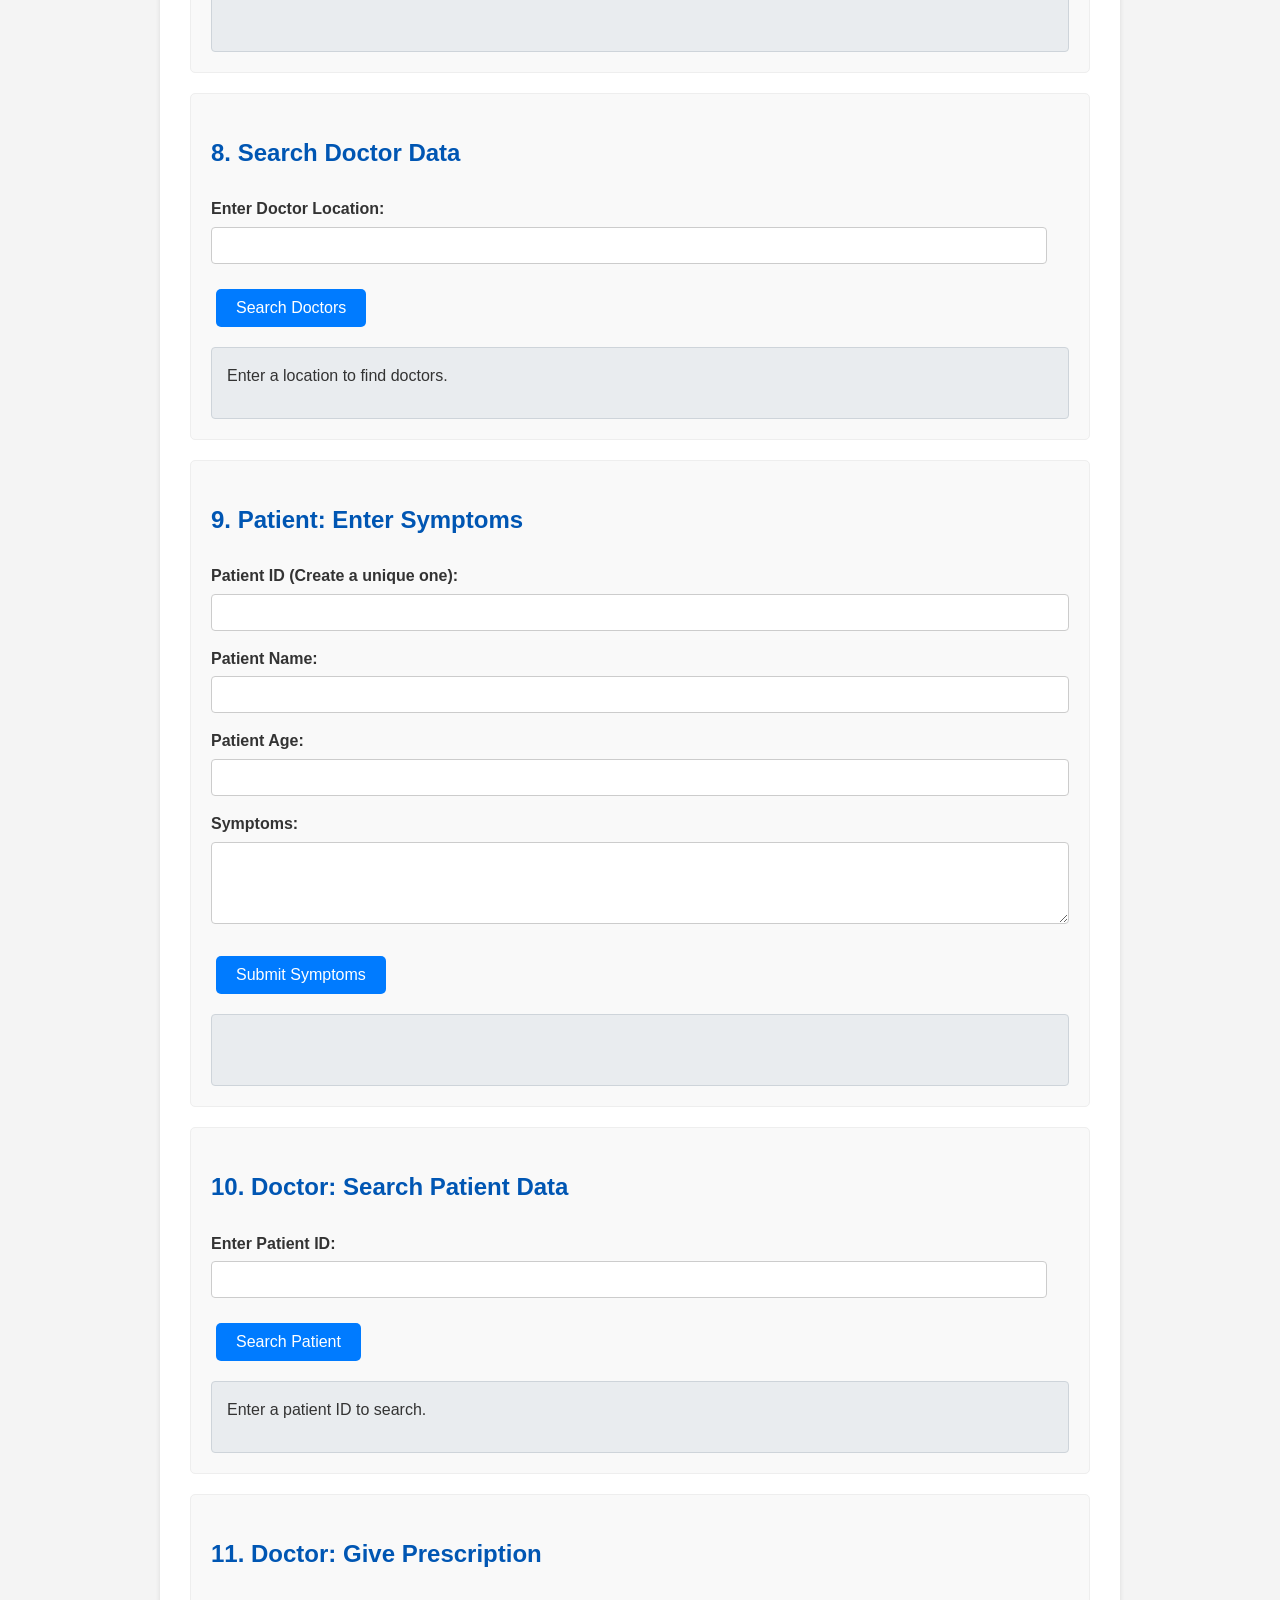
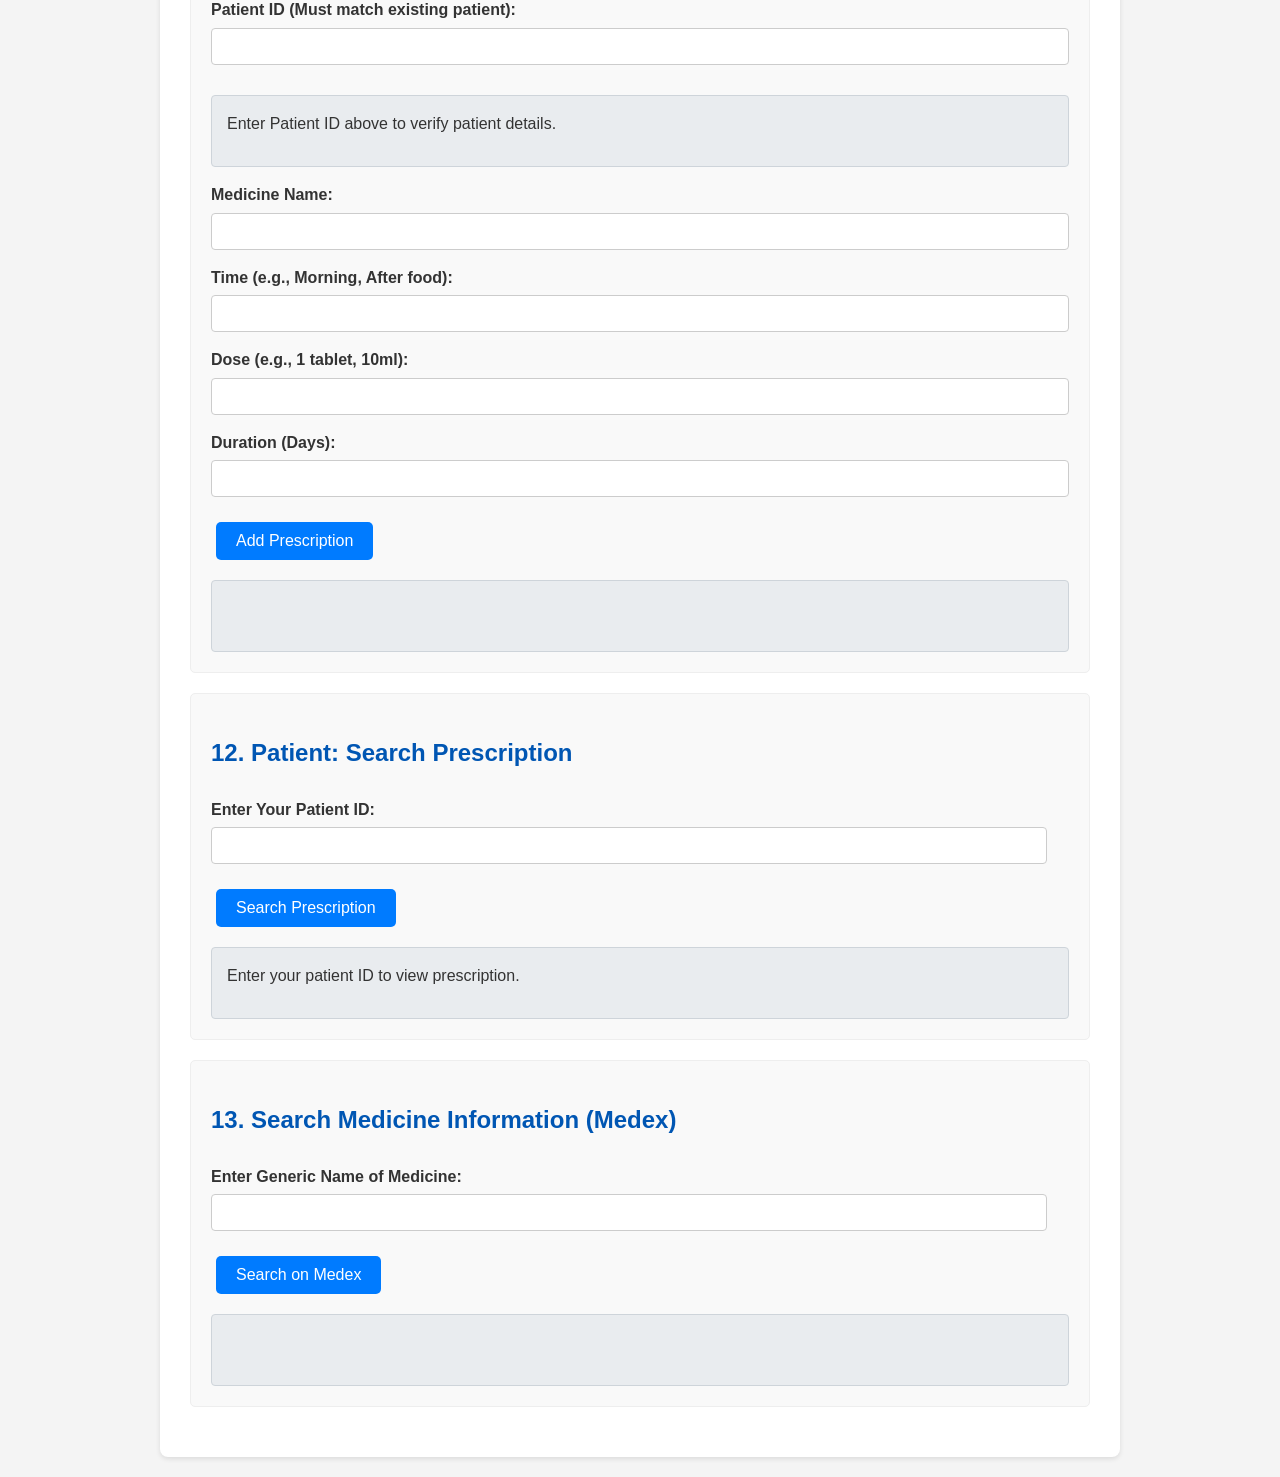
<file: Semi_4th/Project_Report/Temp/online.html>
<!DOCTYPE html>
<html lang="en">
<head>
    <meta charset="UTF-8">
    <meta name="viewport" content="width=device-width, initial-scale=1.0">
    <title>Online Healthcare Portal</title>
    <link rel="stylesheet" href="style.css">
</head>
<body>
    <div class="container">
        <h1>Online Healthcare Portal</h1>
         <nav>
            <p>Select an option:</p>
            <ul>
                <li><a href="#add-hospital-section" class="nav-link">1. Enter Hospital Data</a></li>
                <li><a href="#search-hospital-section" class="nav-link">2. Search Hospital Data</a></li>
                <li><a href="#add-ambulance-section" class="nav-link">3. Enter Ambulance Data</a></li>
                <li><a href="#search-ambulance-section" class="nav-link">4. Search Ambulance Data</a></li>
                <li><a href="#add-blood-section" class="nav-link">5. Enter Blood Data</a></li>
                <li><a href="#search-blood-section" class="nav-link">6. Search Blood Data</a></li>
                <li><a href="#add-doctor-section" class="nav-link">7. Enter Doctor Data</a></li>
                <li><a href="#search-doctor-section" class="nav-link">8. Search Doctor Data</a></li>
                <li><a href="#add-symptom-section" class="nav-link">9. Patient Give Symptom</a></li>
                <li><a href="#search-patient-section" class="nav-link">10. Doctor Search Patient Data</a></li>
                <li><a href="#add-prescription-section" class="nav-link">11. Doctor Give Prescription</a></li>
                <li><a href="#search-prescription-section" class="nav-link">12. Patient Search Prescription</a></li>
                <li><a href="#medex-redirect-section" class="nav-link">13. Redirect to Medicine Information (Medex)</a></li>
            </ul>
             <a href="index.html" class="home-link button">Back to Main Portal</a>
        </nav>

        <!-- Section 1: Add Hospital -->
        <section id="add-hospital-section">
            <h2>1. Enter Hospital Data</h2>
            <form id="add-hospital-form">
                <label for="hospital-name">Hospital Name:</label>
                <input type="text" id="hospital-name" required>
                <label for="hospital-location">Hospital Location:</label>
                <input type="text" id="hospital-location" required>
                <label for="hospital-number">Hospital Contact Number:</label>
                <input type="text" id="hospital-number" required>
                <label for="hospital-availability">Hospital Availability:</label>
                <input type="text" id="hospital-availability" required>
                <button type="submit">Add Hospital</button>
            </form>
            <div class="output" id="add-hospital-output"></div>
        </section>

        <!-- Section 2: Search Hospital -->
        <section id="search-hospital-section">
            <h2>2. Search Hospital Data</h2>
             <form id="search-hospital-form">
                 <label for="search-hospital-location">Enter Hospital Location:</label>
                <input type="search" id="search-hospital-location" required>
                 <button type="submit">Search by Location</button>
             </form>
            <div class="results" id="search-hospital-results">Enter a location to search for hospitals.</div>
        </section>

        <!-- Section 3: Add Ambulance -->
        <section id="add-ambulance-section">
             <h2>3. Enter Ambulance Data</h2>
             <form id="add-ambulance-form">
                 <label for="ambulance-name">Ambulance Service Name:</label>
                 <input type="text" id="ambulance-name" required>
                 <label for="ambulance-driver">Driver Name:</label>
                 <input type="text" id="ambulance-driver" required>
                 <label for="ambulance-number">Contact Number:</label>
                 <input type="text" id="ambulance-number" required>
                 <label for="ambulance-location">Location:</label>
                 <input type="text" id="ambulance-location" required>
                 <label for="ambulance-availability">Availability:</label>
                 <input type="text" id="ambulance-availability" required>
                 <label for="ambulance-status">Status:</label>
                 <input type="text" id="ambulance-status" required>
                 <button type="submit">Add Ambulance</button>
             </form>
             <div class="output" id="add-ambulance-output"></div>
        </section>

        <!-- Section 4: Search Ambulance -->
        <section id="search-ambulance-section">
            <h2>4. Search Ambulance Data</h2>
            <form id="search-ambulance-form">
                <label for="search-ambulance-location">Enter Your Location:</label>
                <input type="search" id="search-ambulance-location" required>
                <button type="submit">Search Ambulances</button>
            </form>
            <div class="results" id="search-ambulance-results">Enter your location to find ambulances.</div>
        </section>

        <!-- Section 5: Add Blood Data -->
        <section id="add-blood-section">
             <h2>5. Enter Blood Bank Data</h2>
             <form id="add-blood-form">
                 <label for="blood-group">Blood Group:</label>
                 <input type="text" id="blood-group" required>
                 <label for="blood-bank-name">Blood Bank Name:</label>
                 <input type="text" id="blood-bank-name" required>
                 <label for="blood-bank-number">Contact Number:</label>
                 <input type="text" id="blood-bank-number" required>
                 <label for="blood-bank-location">Location:</label>
                 <input type="text" id="blood-bank-location" required>
                 <label for="blood-bank-availability">Availability:</label>
                 <input type="text" id="blood-bank-availability" required>
                 <label for="blood-bank-status">Status:</label>
                 <input type="text" id="blood-bank-status" required>
                 <button type="submit">Add Blood Bank Info</button>
             </form>
             <div class="output" id="add-blood-output"></div>
        </section>

        <!-- Section 6: Search Blood Data -->
        <section id="search-blood-section">
            <h2>6. Search Blood Bank Data</h2>
            <form id="search-blood-form">
                 <label for="search-blood-location">Enter Blood Bank Location:</label>
                <input type="search" id="search-blood-location" required>
                 <button type="submit">Search Blood Banks</button>
            </form>
            <div class="results" id="search-blood-results">Enter a location to find blood banks.</div>
        </section>

        <!-- Section 7: Add Doctor Data -->
         <section id="add-doctor-section">
             <h2>7. Enter Doctor Data</h2>
             <form id="add-doctor-form">
                 <label for="doctor-name">Doctor Name:</label>
                 <input type="text" id="doctor-name" required>
                 <label for="online-doctor-specialization">Specialization:</label>
                 <input type="text" id="online-doctor-specialization" required>
                 <label for="doctor-number">Contact Number:</label>
                 <input type="text" id="doctor-number" required>
                 <label for="doctor-location">Location (Clinic/Hospital):</label>
                 <input type="text" id="doctor-location" required>
                 <label for="doctor-availability">Availability (e.g., Mon-Fri 9am-5pm):</label>
                 <input type="text" id="doctor-availability" required>
                 <label for="doctor-fees">Fees (Enter 0 if free):</label>
                 <input type="number" id="doctor-fees" step="0.01" required>
                 <label for="doctor-status">Status (e.g., Available, On Leave):</label>
                 <input type="text" id="doctor-status" required>
                 <button type="submit">Add Doctor</button>
             </form>
             <div class="output" id="add-doctor-output"></div>
         </section>

        <!-- Section 8: Search Doctor Data -->
        <section id="search-doctor-section">
            <h2>8. Search Doctor Data</h2>
             <form id="search-doctor-form">
                <label for="search-doctor-location">Enter Doctor Location:</label>
                <input type="search" id="search-doctor-location" required>
                 <button type="submit">Search Doctors</button>
            </form>
            <div class="results" id="search-doctor-results">Enter a location to find doctors.</div>
        </section>

        <!-- Section 9: Patient Give Symptom -->
        <section id="add-symptom-section">
            <h2>9. Patient: Enter Symptoms</h2>
            <form id="add-symptom-form">
                <label for="patient-id">Patient ID (Create a unique one):</label>
                <input type="text" id="patient-id" required>
                <label for="patient-name">Patient Name:</label>
                <input type="text" id="patient-name" required>
                <label for="patient-age">Patient Age:</label>
                <input type="text" id="patient-age" required> <!-- Changed to text for flexibility -->
                <label for="patient-symptom">Symptoms:</label>
                <textarea id="patient-symptom" rows="4" required style="width: calc(100% - 22px); padding: 10px; border: 1px solid #ccc; border-radius: 4px; margin-bottom: 15px;"></textarea>
                <button type="submit">Submit Symptoms</button>
            </form>
            <div class="output" id="add-symptom-output"></div>
        </section>

        <!-- Section 10: Doctor Search Patient Data -->
         <section id="search-patient-section">
            <h2>10. Doctor: Search Patient Data</h2>
            <form id="search-patient-form">
                <label for="search-patient-id">Enter Patient ID:</label>
                <input type="search" id="search-patient-id" required>
                <button type="submit">Search Patient</button>
            </form>
            <div class="results" id="search-patient-results">Enter a patient ID to search.</div>
        </section>

        <!-- Section 11: Doctor Give Prescription -->
         <section id="add-prescription-section">
            <h2>11. Doctor: Give Prescription</h2>
            <form id="add-prescription-form">
                 <label for="pres-patient-id">Patient ID (Must match existing patient):</label>
                 <input type="text" id="pres-patient-id" required>
                 <div id="pres-patient-info" class="output" style="margin-bottom: 15px;">Enter Patient ID above to verify patient details.</div>

                 <label for="medicine-name">Medicine Name:</label>
                 <input type="text" id="medicine-name" required>
                 <label for="medicine-time">Time (e.g., Morning, After food):</label>
                 <input type="text" id="medicine-time" required>
                 <label for="medicine-dose">Dose (e.g., 1 tablet, 10ml):</label>
                 <input type="text" id="medicine-dose" required>
                 <label for="medicine-days">Duration (Days):</label>
                 <input type="text" id="medicine-days" required>
                <button type="submit">Add Prescription</button>
            </form>
             <div class="output" id="add-prescription-output"></div>
        </section>

        <!-- Section 12: Patient Search Prescription -->
        <section id="search-prescription-section">
            <h2>12. Patient: Search Prescription</h2>
             <form id="search-prescription-form">
                <label for="search-pres-patient-id">Enter Your Patient ID:</label>
                <input type="search" id="search-pres-patient-id" required>
                 <button type="submit">Search Prescription</button>
            </form>
            <div class="results" id="search-prescription-results">Enter your patient ID to view prescription.</div>
        </section>

        <!-- Section 13: Medex Redirect -->
        <section id="medex-redirect-section">
             <h2>13. Search Medicine Information (Medex)</h2>
             <form id="medex-redirect-form">
                 <label for="medex-medicine-name">Enter Generic Name of Medicine:</label>
                 <input type="search" id="medex-medicine-name" required>
                 <button type="submit">Search on Medex</button>
            </form>
            <div class="output" id="medex-redirect-output"></div>
         </section>

    </div>
    <script src="online.js"></script>
</body>
</html>
</file>
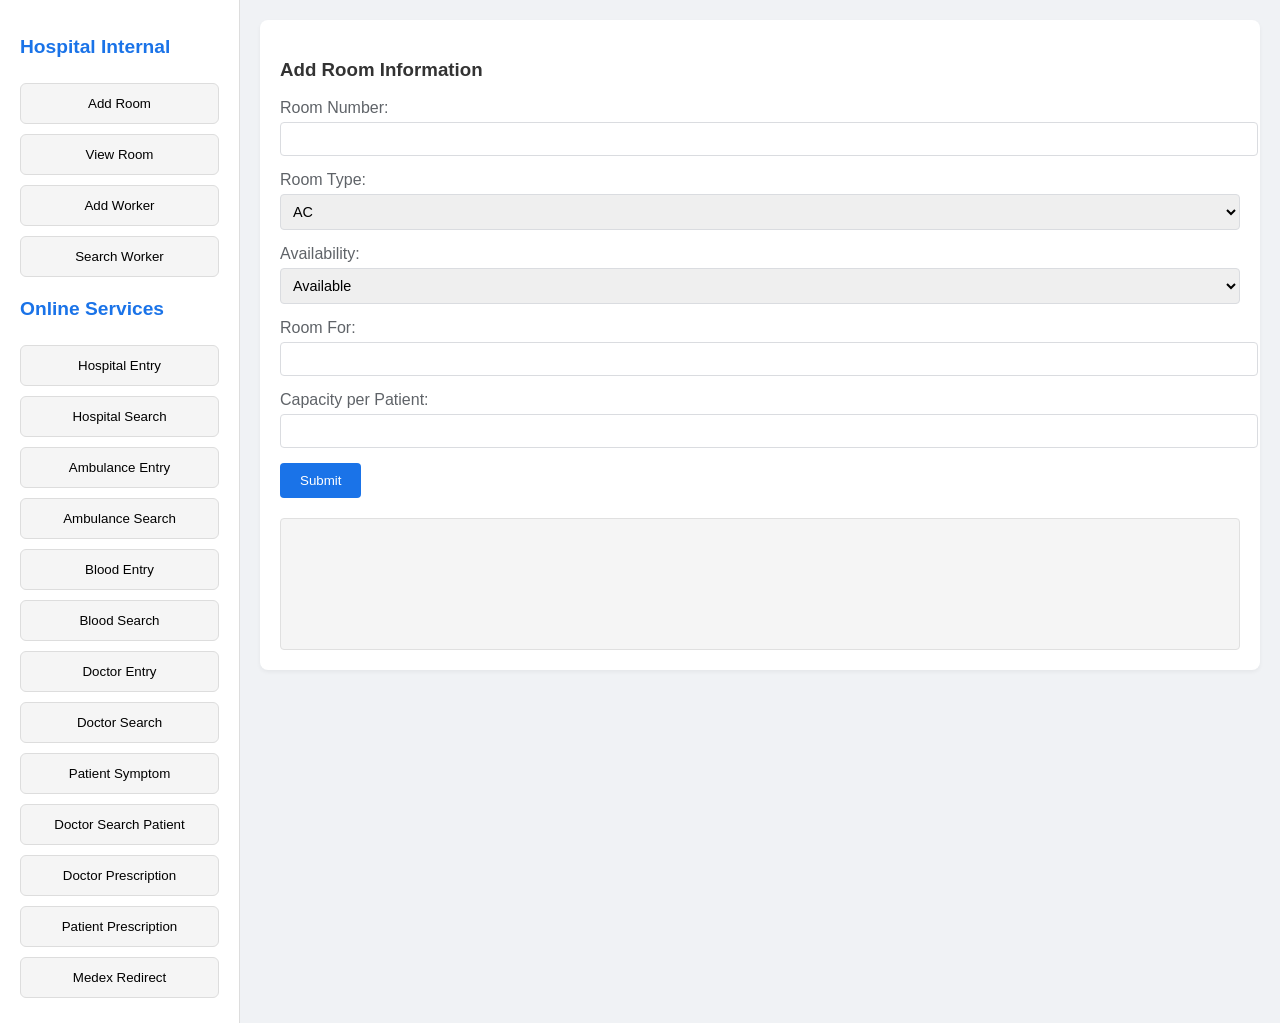
<file: Semi_4th/Project_Report/Temp/test.html>
<!DOCTYPE html>
<html lang="en">
<head>
    <meta charset="UTF-8">
    <meta name="viewport" content="width=device-width, initial-scale=1.0">
    <title>Hospital Management System</title>
    <style>
        body {
            font-family: 'Segoe UI', Tahoma, Geneva, Verdana, sans-serif;
            margin: 0;
            padding: 0;
            background-color: #f0f2f5;
            color: #333;
        }
        .container {
            display: grid;
            grid-template-columns: 240px 1fr;
            min-height: 100vh;
        }
        .sidebar {
            background: white;
            border-right: 1px solid #ddd;
            padding: 20px;
        }
        .sidebar h2 {
            color: #1a73e8;
            margin-bottom: 20px;
            font-size: 1.2em;
        }
        .sidebar button {
            width: 100%;
            padding: 12px;
            margin: 5px 0;
            background: #f5f5f5;
            border: 1px solid #ddd;
            border-radius: 6px;
            cursor: pointer;
            transition: all 0.2s;
        }
        .sidebar button.active {
            background: #1a73e8;
            color: white;
            border-color: #1a73e8;
        }
        .main-content {
            padding: 20px;
        }
        .card {
            background: white;
            border-radius: 8px;
            box-shadow: 0 2px 4px rgba(0,0,0,0.05);
            margin-bottom: 20px;
            padding: 20px;
        }
        .form-group {
            margin-bottom: 15px;
        }
        .form-group label {
            display: block;
            margin-bottom: 5px;
            font-weight: 500;
            color: #5f6368;
        }
        .form-group input,
        .form-group select,
        .form-group textarea {
            width: 100%;
            padding: 8px;
            border: 1px solid #dadce0;
            border-radius: 4px;
            font-size: 0.9em;
        }
        .btn {
            padding: 10px 20px;
            background: #1a73e8;
            color: white;
            border: none;
            border-radius: 4px;
            cursor: pointer;
            font-weight: 500;
        }
        .btn:hover {
            background: #1557b0;
        }
        .result-box {
            margin-top: 20px;
            padding: 15px;
            background: #f5f5f5;
            border: 1px solid #e0e0e0;
            border-radius: 4px;
            min-height: 100px;
        }
        .hidden {
            display: none;
        }
    </style>
</head>
<body>
    <div class="container">
        <!-- Sidebar -->
        <div class="sidebar">
            <h2>Hospital Internal</h2>
            <button onclick="showSection('addRoom')">Add Room</button>
            <button onclick="showSection('viewRoom')">View Room</button>
            <button onclick="showSection('addWorker')">Add Worker</button>
            <button onclick="showSection('searchWorker')">Search Worker</button>
            
            <h2>Online Services</h2>
            <button onclick="showSection('hospitalEntry')">Hospital Entry</button>
            <button onclick="showSection('hospitalSearch')">Hospital Search</button>
            <button onclick="showSection('ambulanceEntry')">Ambulance Entry</button>
            <button onclick="showSection('ambulanceSearch')">Ambulance Search</button>
            <button onclick="showSection('bloodEntry')">Blood Entry</button>
            <button onclick="showSection('bloodSearch')">Blood Search</button>
            <button onclick="showSection('doctorEntry')">Doctor Entry</button>
            <button onclick="showSection('doctorSearch')">Doctor Search</button>
            <button onclick="showSection('patientSymptom')">Patient Symptom</button>
            <button onclick="showSection('doctorSearchPatient')">Doctor Search Patient</button>
            <button onclick="showSection('doctorPrescription')">Doctor Prescription</button>
            <button onclick="showSection('patientPrescription')">Patient Prescription</button>
            <button onclick="showSection('medex')">Medex Redirect</button>
        </div>

        <!-- Main Content -->
        <div class="main-content">
            <!-- Add Room Section -->
            <div id="addRoom" class="card hidden">
                <h3>Add Room Information</h3>
                <div class="form-group">
                    <label>Room Number:</label>
                    <input type="text" id="roomNumber">
                </div>
                <div class="form-group">
                    <label>Room Type:</label>
                    <select id="roomType">
                        <option value="AC">AC</option>
                        <option value="Non-AC">Non-AC</option>
                    </select>
                </div>
                <div class="form-group">
                    <label>Availability:</label>
                    <select id="roomAvailability">
                        <option value="Available">Available</option>
                        <option value="Occupied">Occupied</option>
                    </select>
                </div>
                <div class="form-group">
                    <label>Room For:</label>
                    <input type="text" id="roomFor">
                </div>
                <div class="form-group">
                    <label>Capacity per Patient:</label>
                    <input type="number" id="roomCapacity">
                </div>
                <button class="btn" onclick="addRoom()">Submit</button>
                <div class="result-box" id="roomResult"></div>
            </div>

            <!-- View Room Section -->
            <div id="viewRoom" class="card hidden">
                <h3>View Room Information</h3>
                <div class="form-group">
                    <label>Room Number:</label>
                    <input type="text" id="searchRoomNumber">
                </div>
                <button class="btn" onclick="viewRoom()">Search</button>
                <div class="result-box" id="viewRoomResult"></div>
            </div>

            <!-- Add Worker Section -->
            <div id="addWorker" class="card hidden">
                <h3>Add Worker Information</h3>
                <div class="form-group">
                    <label>Worker ID:</label>
                    <input type="text" id="workerId">
                </div>
                <div class="form-group">
                    <label>Name:</label>
                    <input type="text" id="workerName">
                </div>
                <div class="form-group">
                    <label>Job Title:</label>
                    <input type="text" id="jobTitle">
                </div>
                <div class="form-group">
                    <label>Working Hours:</label>
                    <input type="text" id="workingHours">
                </div>
                <div class="form-group">
                    <label>Specialization (if doctor):</label>
                    <input type="text" id="specialization">
                </div>
                <div class="form-group">
                    <label>Contact Number:</label>
                    <input type="text" id="contactNumber">
                </div>
                <button class="btn" onclick="addWorker()">Submit</button>
                <div class="result-box" id="workerResult"></div>
            </div>

            <!-- Search Worker Section -->
            <div id="searchWorker" class="card hidden">
                <h3>Search Worker</h3>
                <div class="form-group">
                    <label>Worker ID:</label>
                    <input type="text" id="searchWorkerId">
                </div>
                <button class="btn" onclick="searchWorker()">Search</button>
                <div class="result-box" id="searchWorkerResult"></div>
            </div>

            <!-- Hospital Entry -->
            <div id="hospitalEntry" class="card hidden">
                <h3>Hospital Data Entry</h3>
                <div class="form-group">
                    <label>Name:</label>
                    <input type="text" id="hospitalName">
                </div>
                <div class="form-group">
                    <label>Location:</label>
                    <input type="text" id="hospitalLocation">
                </div>
                <div class="form-group">
                    <label>Contact:</label>
                    <input type="text" id="hospitalContact">
                </div>
                <div class="form-group">
                    <label>Availability:</label>
                    <select id="hospitalAvailability">
                        <option value="Available">Available</option>
                        <option value="Closed">Closed</option>
                    </select>
                </div>
                <button class="btn" onclick="addHospital()">Submit</button>
                <div class="result-box" id="hospitalEntryResult"></div>
            </div>

            <!-- Hospital Search -->
            <div id="hospitalSearch" class="card hidden">
                <h3>Search Hospital</h3>
                <div class="form-group">
                    <label>Location:</label>
                    <input type="text" id="searchHospitalLocation">
                </div>
                <button class="btn" onclick="searchHospital()">Search</button>
                <div class="result-box" id="hospitalSearchResult"></div>
            </div>

            <!-- Ambulance Entry -->
            <div id="ambulanceEntry" class="card hidden">
                <h3>Ambulance Entry</h3>
                <div class="form-group">
                    <label>Name:</label>
                    <input type="text" id="ambulanceName">
                </div>
                <div class="form-group">
                    <label>Driver Name:</label>
                    <input type="text" id="driverName">
                </div>
                <div class="form-group">
                    <label>Contact:</label>
                    <input type="text" id="ambulanceContact">
                </div>
                <div class="form-group">
                    <label>Location:</label>
                    <input type="text" id="ambulanceLocation">
                </div>
                <div class="form-group">
                    <label>Availability:</label>
                    <select id="ambulanceAvailability">
                        <option value="Available">Available</option>
                        <option value="On Duty">On Duty</option>
                    </select>
                </div>
                <div class="form-group">
                    <label>Status:</label>
                    <input type="text" id="ambulanceStatus">
                </div>
                <button class="btn" onclick="addAmbulance()">Submit</button>
                <div class="result-box" id="ambulanceEntryResult"></div>
            </div>

            <!-- Ambulance Search -->
            <div id="ambulanceSearch" class="card hidden">
                <h3>Search Ambulance</h3>
                <div class="form-group">
                    <label>Location:</label>
                    <input type="text" id="searchAmbulanceLocation">
                </div>
                <button class="btn" onclick="searchAmbulance()">Search</button>
                <div class="result-box" id="ambulanceSearchResult"></div>
            </div>

            <!-- Blood Entry -->
            <div id="bloodEntry" class="card hidden">
                <h3>Blood Entry</h3>
                <div class="form-group">
                    <label>Blood Group:</label>
                    <select id="bloodGroup">
                        <option value="A+">A+</option>
                        <option value="A-">A-</option>
                        <option value="B+">B+</option>
                        <option value="B-">B-</option>
                        <option value="AB+">AB+</option>
                        <option value="AB-">AB-</option>
                        <option value="O+">O+</option>
                        <option value="O-">O-</option>
                    </select>
                </div>
                <div class="form-group">
                    <label>Bank Name:</label>
                    <input type="text" id="bloodBankName">
                </div>
                <div class="form-group">
                    <label>Contact:</label>
                    <input type="text" id="bloodContact">
                </div>
                <div class="form-group">
                    <label>Location:</label>
                    <input type="text" id="bloodLocation">
                </div>
                <div class="form-group">
                    <label>Availability:</label>
                    <select id="bloodAvailability">
                        <option value="Available">Available</option>
                        <option value="Unavailable">Unavailable</option>
                    </select>
                </div>
                <div class="form-group">
                    <label>Status:</label>
                    <input type="text" id="bloodStatus">
                </div>
                <button class="btn" onclick="addBlood()">Submit</button>
                <div class="result-box" id="bloodEntryResult"></div>
            </div>

            <!-- Blood Search -->
            <div id="bloodSearch" class="card hidden">
                <h3>Search Blood</h3>
                <div class="form-group">
                    <label>Location:</label>
                    <input type="text" id="searchBloodLocation">
                </div>
                <button class="btn" onclick="searchBlood()">Search</button>
                <div class="result-box" id="bloodSearchResult"></div>
            </div>

            <!-- Doctor Entry -->
            <div id="doctorEntry" class="card hidden">
                <h3>Doctor Entry</h3>
                <div class="form-group">
                    <label>Name:</label>
                    <input type="text" id="doctorName">
                </div>
                <div class="form-group">
                    <label>Specialization:</label>
                    <input type="text" id="doctorSpecialization">
                </div>
                <div class="form-group">
                    <label>Contact:</label>
                    <input type="text" id="doctorContact">
                </div>
                <div class="form-group">
                    <label>Location:</label>
                    <input type="text" id="doctorLocation">
                </div>
                <div class="form-group">
                    <label>Availability:</label>
                    <select id="doctorAvailability">
                        <option value="Available">Available</option>
                        <option value="Unavailable">Unavailable</option>
                    </select>
                </div>
                <div class="form-group">
                    <label>Fees:</label>
                    <input type="number" id="doctorFees">
                </div>
                <div class="form-group">
                    <label>Status:</label>
                    <input type="text" id="doctorStatus">
                </div>
                <button class="btn" onclick="addDoctor()">Submit</button>
                <div class="result-box" id="doctorEntryResult"></div>
            </div>

            <!-- Doctor Search -->
            <div id="doctorSearch" class="card hidden">
                <h3>Search Doctor</h3>
                <div class="form-group">
                    <label>Location:</label>
                    <input type="text" id="searchDoctorLocation">
                </div>
                <button class="btn" onclick="searchDoctor()">Search</button>
                <div class="result-box" id="doctorSearchResult"></div>
            </div>

            <!-- Patient Symptom -->
            <div id="patientSymptom" class="card hidden">
                <h3>Patient Symptom Report</h3>
                <div class="form-group">
                    <label>Patient ID:</label>
                    <input type="text" id="patientId">
                </div>
                <div class="form-group">
                    <label>Name:</label>
                    <input type="text" id="patientName">
                </div>
                <div class="form-group">
                    <label>Age:</label>
                    <input type="number" id="patientAge">
                </div>
                <div class="form-group">
                    <label>Symptom:</label>
                    <textarea id="patientSymptom"></textarea>
                </div>
                <button class="btn" onclick="reportSymptom()">Submit</button>
                <div class="result-box" id="symptomResult"></div>
            </div>

            <!-- Doctor Search Patient -->
            <div id="doctorSearchPatient" class="card hidden">
                <h3>Doctor Search Patient</h3>
                <div class="form-group">
                    <label>Patient ID:</label>
                    <input type="text" id="doctorSearchPatientId">
                </div>
                <button class="btn" onclick="doctorSearchPatient()">Search</button>
                <div class="result-box" id="doctorSearchPatientResult"></div>
            </div>

            <!-- Doctor Prescription -->
            <div id="doctorPrescription" class="card hidden">
                <h3>Doctor Prescription</h3>
                <div class="form-group">
                    <label>Patient ID:</label>
                    <input type="text" id="prescriptionPatientId">
                </div>
                <div class="form-group">
                    <label>Medicine Name:</label>
                    <input type="text" id="medicineName">
                </div>
                <div class="form-group">
                    <label>Time:</label>
                    <input type="text" id="medicineTime">
                </div>
                <div class="form-group">
                    <label>Dose:</label>
                    <input type="text" id="medicineDose">
                </div>
                <div class="form-group">
                    <label>Days:</label>
                    <input type="text" id="medicineDays">
                </div>
                <button class="btn" onclick="addPrescription()">Submit</button>
                <div class="result-box" id="prescriptionResult"></div>
            </div>

            <!-- Patient Prescription -->
            <div id="patientPrescription" class="card hidden">
                <h3>Patient Prescription</h3>
                <div class="form-group">
                    <label>Patient ID:</label>
                    <input type="text" id="patientPrescriptionId">
                </div>
                <button class="btn" onclick="viewPrescription()">Search</button>
                <div class="result-box" id="patientPrescriptionResult"></div>
            </div>

            <!-- Medex Redirect -->
            <div id="medex" class="card hidden">
                <h3>Medex Redirect</h3>
                <div class="form-group">
                    <label>Medicine Name:</label>
                    <input type="text" id="medicineRedirect">
                </div>
                <button class="btn" onclick="redirectMedex()">Search</button>
                <div class="result-box" id="medexResult"></div>
            </div>
        </div>
    </div>

    <script>
        // Data storage
        const rooms = [];
        const workers = [];
        const hospitals = [];
        const ambulances = [];
        const bloodBanks = [];
        const doctors = [];
        const patients = [];
        const prescriptions = [];

        // Section switching
        function showSection(sectionId) {
            document.querySelectorAll('.card').forEach(card => card.classList.add('hidden'));
            document.getElementById(sectionId).classList.remove('hidden');
            document.querySelectorAll('.sidebar button').forEach(btn => btn.classList.remove('active'));
            document.querySelector(`.sidebar button[onclick="showSection('${sectionId}')"]`).classList.add('active');
        }

        // Hospital Internal Functions
        function addRoom() {
            const room = {
                number: document.getElementById('roomNumber').value,
                type: document.getElementById('roomType').value,
                availability: document.getElementById('roomAvailability').value,
                for: document.getElementById('roomFor').value,
                capacity: document.getElementById('roomCapacity').value
            };
            rooms.push(room);
            document.getElementById('roomResult').innerHTML = 'Room added successfully!';
            clearForm('addRoom');
        }

        function viewRoom() {
            const searchNumber = document.getElementById('searchRoomNumber').value;
            const room = rooms.find(r => r.number === searchNumber);
            const resultDiv = document.getElementById('viewRoomResult');
            if (room) {
                resultDiv.innerHTML = `
                    <p><strong>Type:</strong> ${room.type}</p>
                    <p><strong>Availability:</strong> ${room.availability}</p>
                    <p><strong>For:</strong> ${room.for}</p>
                    <p><strong>Capacity:</strong> ${room.capacity}</p>
                `;
            } else {
                resultDiv.innerHTML = 'Room not found!';
            }
        }

        function addWorker() {
            const worker = {
                id: document.getElementById('workerId').value,
                name: document.getElementById('workerName').value,
                jobTitle: document.getElementById('jobTitle').value,
                workingHours: document.getElementById('workingHours').value,
                specialization: document.getElementById('specialization').value || 'N/A',
                contact: document.getElementById('contactNumber').value
            };
            workers.push(worker);
            document.getElementById('workerResult').innerHTML = 'Worker added successfully!';
            clearForm('addWorker');
        }

        function searchWorker() {
            const searchId = document.getElementById('searchWorkerId').value;
            const worker = workers.find(w => w.id === searchId);
            const resultDiv = document.getElementById('searchWorkerResult');
            if (worker) {
                resultDiv.innerHTML = `
                    <p><strong>Name:</strong> ${worker.name}</p>
                    <p><strong>Job Title:</strong> ${worker.jobTitle}</p>
                    <p><strong>Hours:</strong> ${worker.workingHours}</p>
                    <p><strong>Specialization:</strong> ${worker.specialization}</p>
                    <p><strong>Contact:</strong> ${worker.contact}</p>
                `;
            } else {
                resultDiv.innerHTML = 'Worker not found!';
            }
        }

        // Online Functions
        function addHospital() {
            const hospital = {
                name: document.getElementById('hospitalName').value,
                location: document.getElementById('hospitalLocation').value,
                contact: document.getElementById('hospitalContact').value,
                availability: document.getElementById('hospitalAvailability').value
            };
            hospitals.push(hospital);
            document.getElementById('hospitalEntryResult').innerHTML = 'Hospital data added successfully!';
            clearForm('hospitalEntry');
        }

        function searchHospital() {
            const location = document.getElementById('searchHospitalLocation').value.toLowerCase();
            const filtered = hospitals.filter(h => h.location.toLowerCase() === location);
            const resultDiv = document.getElementById('hospitalSearchResult');
            if (filtered.length > 0) {
                resultDiv.innerHTML = filtered.map(h => `
                    <div>
                        <p><strong>Name:</strong> ${h.name}</p>
                        <p><strong>Contact:</strong> ${h.contact}</p>
                        <p><strong>Availability:</strong> ${h.availability}</p>
                    </div>
                `).join('');
            } else {
                resultDiv.innerHTML = 'No hospitals found!';
            }
        }

        function addAmbulance() {
            const ambulance = {
                name: document.getElementById('ambulanceName').value,
                driver: document.getElementById('driverName').value,
                contact: document.getElementById('ambulanceContact').value,
                location: document.getElementById('ambulanceLocation').value,
                availability: document.getElementById('ambulanceAvailability').value,
                status: document.getElementById('ambulanceStatus').value
            };
            ambulances.push(ambulance);
            document.getElementById('ambulanceEntryResult').innerHTML = 'Ambulance added successfully!';
            clearForm('ambulanceEntry');
        }

        function searchAmbulance() {
            const location = document.getElementById('searchAmbulanceLocation').value.toLowerCase();
            const filtered = ambulances.filter(a => a.location.toLowerCase() === location);
            const resultDiv = document.getElementById('ambulanceSearchResult');
            if (filtered.length > 0) {
                resultDiv.innerHTML = filtered.map(a => `
                    <div>
                        <p><strong>Name:</strong> ${a.name}</p>
                        <p><strong>Driver:</strong> ${a.driver}</p>
                        <p><strong>Contact:</strong> ${a.contact}</p>
                        <p><strong>Availability:</strong> ${a.availability}</p>
                        <p><strong>Status:</strong> ${a.status}</p>
                    </div>
                `).join('');
            } else {
                resultDiv.innerHTML = 'No ambulances found!';
            }
        }

        function addBlood() {
            const blood = {
                group: document.getElementById('bloodGroup').value,
                bankName: document.getElementById('bloodBankName').value,
                contact: document.getElementById('bloodContact').value,
                location: document.getElementById('bloodLocation').value,
                availability: document.getElementById('bloodAvailability').value,
                status: document.getElementById('bloodStatus').value
            };
            bloodBanks.push(blood);
            document.getElementById('bloodEntryResult').innerHTML = 'Blood data added successfully!';
            clearForm('bloodEntry');
        }

        function searchBlood() {
            const location = document.getElementById('searchBloodLocation').value.toLowerCase();
            const filtered = bloodBanks.filter(b => b.location.toLowerCase() === location);
            const resultDiv = document.getElementById('bloodSearchResult');
            if (filtered.length > 0) {
                resultDiv.innerHTML = filtered.map(b => `
                    <div>
                        <p><strong>Group:</strong> ${b.group}</p>
                        <p><strong>Bank Name:</strong> ${b.bankName}</p>
                        <p><strong>Contact:</strong> ${b.contact}</p>
                        <p><strong>Availability:</strong> ${b.availability}</p>
                        <p><strong>Status:</strong> ${b.status}</p>
                    </div>
                `).join('');
            } else {
                resultDiv.innerHTML = 'No blood banks found!';
            }
        }

        function addDoctor() {
            const doctor = {
                name: document.getElementById('doctorName').value,
                specialization: document.getElementById('doctorSpecialization').value,
                contact: document.getElementById('doctorContact').value,
                location: document.getElementById('doctorLocation').value,
                availability: document.getElementById('doctorAvailability').value,
                fees: document.getElementById('doctorFees').value,
                status: document.getElementById('doctorStatus').value
            };
            doctors.push(doctor);
            document.getElementById('doctorEntryResult').innerHTML = 'Doctor added successfully!';
            clearForm('doctorEntry');
        }

        function searchDoctor() {
            const location = document.getElementById('searchDoctorLocation').value.toLowerCase();
            const filtered = doctors.filter(d => d.location.toLowerCase() === location);
            const resultDiv = document.getElementById('doctorSearchResult');
            if (filtered.length > 0) {
                resultDiv.innerHTML = filtered.map(d => `
                    <div>
                        <p><strong>Name:</strong> ${d.name}</p>
                        <p><strong>Specialization:</strong> ${d.specialization}</p>
                        <p><strong>Contact:</strong> ${d.contact}</p>
                        <p><strong>Availability:</strong> ${d.availability}</p>
                        <p><strong>Fees:</strong> ${d.fees}</p>
                        <p><strong>Status:</strong> ${d.status}</p>
                    </div>
                `).join('');
            } else {
                resultDiv.innerHTML = 'No doctors found!';
            }
        }

        function reportSymptom() {
            const patient = {
                id: document.getElementById('patientId').value,
                name: document.getElementById('patientName').value,
                age: document.getElementById('patientAge').value,
                symptom: document.getElementById('patientSymptom').value
            };
            patients.push(patient);
            document.getElementById('symptomResult').innerHTML = 'Symptom reported successfully!';
            clearForm('patientSymptom');
        }

        function doctorSearchPatient() {
            const patientId = document.getElementById('doctorSearchPatientId').value;
            const patient = patients.find(p => p.id === patientId);
            const resultDiv = document.getElementById('doctorSearchPatientResult');
            if (patient) {
                resultDiv.innerHTML = `
                    <p><strong>Name:</strong> ${patient.name}</p>
                    <p><strong>Age:</strong> ${patient.age}</p>
                    <p><strong>Symptom:</strong> ${patient.symptom}</p>
                `;
            } else {
                resultDiv.innerHTML = 'Patient not found!';
            }
        }

        function addPrescription() {
            const prescription = {
                patientId: document.getElementById('prescriptionPatientId').value,
                medicine: document.getElementById('medicineName').value,
                time: document.getElementById('medicineTime').value,
                dose: document.getElementById('medicineDose').value,
                days: document.getElementById('medicineDays').value
            };
            prescriptions.push(prescription);
            document.getElementById('prescriptionResult').innerHTML = 'Prescription added successfully!';
            clearForm('doctorPrescription');
        }

        function viewPrescription() {
            const patientId = document.getElementById('patientPrescriptionId').value;
            const patient = patients.find(p => p.id === patientId);
            const prescription = prescriptions.find(p => p.patientId === patientId);
            const resultDiv = document.getElementById('patientPrescriptionResult');
            if (patient) {
                if (prescription) {
                    resultDiv.innerHTML = `
                        <p><strong>Patient:</strong> ${patient.name}</p>
                        <p><strong>Age:</strong> ${patient.age}</p>
                        <p><strong>Symptom:</strong> ${patient.symptom}</p>
                        <p><strong>Medicine:</strong> ${prescription.medicine}</p>
                        <p><strong>Time:</strong> ${prescription.time}</p>
                        <p><strong>Dose:</strong> ${prescription.dose}</p>
                        <p><strong>Days:</strong> ${prescription.days}</p>
                    `;
                } else {
                    resultDiv.innerHTML = 'No prescription found!';
                }
            } else {
                resultDiv.innerHTML = 'Patient not found!';
            }
        }

        function redirectMedex() {
            const medicine = document.getElementById('medicineRedirect').value;
            window.open(`https://medex.com.bd/search?search=${encodeURIComponent(medicine)}`, '_blank');
        }

        function clearForm(sectionId) {
            const inputs = document.querySelectorAll(`#${sectionId} input, #${sectionId} textarea`);
            inputs.forEach(input => input.value = '');
        }

        // Initial setup
        document.getElementById('addRoom').classList.remove('hidden');
    </script>
</body>
</html>
</file>
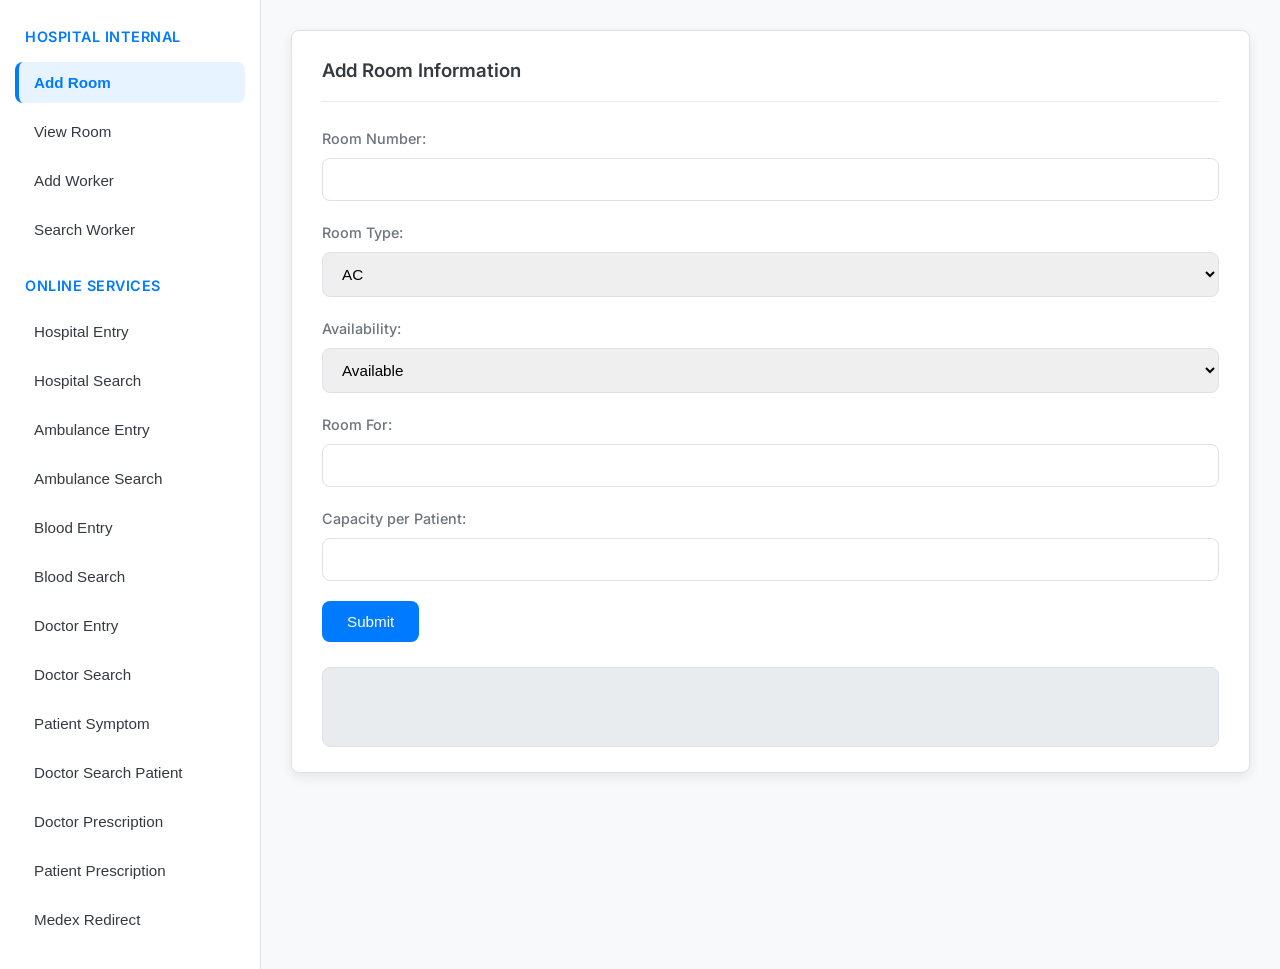
<file: Semi_4th/Project_Report/Temp/test1.html>
<!DOCTYPE html>
<html lang="en">
<head>
    <meta charset="UTF-8">
    <meta name="viewport" content="width=device-width, initial-scale=1.0">
    <title>Modern Hospital Management System</title>
    <link rel="preconnect" href="https://fonts.googleapis.com">
    <link rel="preconnect" href="https://fonts.gstatic.com" crossorigin>
    <link href="https://fonts.googleapis.com/css2?family=Inter:wght@300;400;500;600;700&display=swap" rel="stylesheet">
    <style>
        :root {
            --primary-color: #007bff; /* Vibrant Blue */
            --primary-hover: #0056b3;
            --secondary-color: #6c757d; /* Medium Gray */
            --light-gray: #f8f9fa;
            --medium-gray: #e9ecef;
            --dark-gray: #343a40;
            --text-color: #212529;
            --sidebar-bg: #ffffff; /* White sidebar */
            --sidebar-text: #343a40;
            --sidebar-active-bg: #e7f3ff; /* Light blue for active item */
            --sidebar-active-border: var(--primary-color);
            --border-color: #dee2e6;
            --card-shadow: 0 4px 12px rgba(0, 0, 0, 0.08);
            --border-radius: 8px;
            --transition-speed: 0.2s ease-in-out;
        }

        * {
            box-sizing: border-box;
            margin: 0;
            padding: 0;
        }

        body {
            font-family: 'Inter', sans-serif;
            background-color: var(--light-gray);
            color: var(--text-color);
            line-height: 1.6;
        }

        .container {
            display: grid;
            grid-template-columns: 260px 1fr; /* Slightly wider sidebar */
            min-height: 100vh;
            gap: 1px; /* Thin line between sections */
            background-color: var(--border-color); /* Use border color for grid gap */
        }

        .sidebar {
            background: var(--sidebar-bg);
            padding: 25px 15px;
            display: flex;
            flex-direction: column;
        }

        .sidebar h2 {
            color: var(--primary-color);
            margin-bottom: 10px;
            margin-top: 20px; /* Space between sections */
            font-size: 0.9em;
            font-weight: 600;
            padding: 0 10px;
            text-transform: uppercase;
            letter-spacing: 0.5px;
        }
         .sidebar h2:first-of-type {
             margin-top: 0; /* No top margin for the very first heading */
         }

        .sidebar button {
            width: 100%;
            padding: 12px 15px;
            margin: 4px 0;
            background: transparent; /* Make buttons transparent initially */
            border: none; /* Remove default border */
            border-left: 4px solid transparent; /* Space for active indicator */
            border-radius: var(--border-radius);
            cursor: pointer;
            text-align: left;
            font-size: 0.95em;
            font-weight: 500;
            color: var(--sidebar-text);
            transition: background-color var(--transition-speed), color var(--transition-speed), border-left-color var(--transition-speed);
        }

        .sidebar button:hover {
            background-color: var(--medium-gray);
            color: var(--primary-hover);
        }

        .sidebar button.active {
            background-color: var(--sidebar-active-bg);
            color: var(--primary-color);
            border-left-color: var(--sidebar-active-border);
            font-weight: 600;
        }

        .main-content {
            padding: 30px;
            background-color: var(--light-gray);
            overflow-y: auto; /* Add scroll if content overflows */
        }

        .card {
            background: #ffffff;
            border-radius: var(--border-radius);
            box-shadow: var(--card-shadow);
            margin-bottom: 25px;
            padding: 25px 30px;
            border: 1px solid var(--border-color);
            transition: box-shadow var(--transition-speed);
        }

         .card:hover {
             box-shadow: 0 6px 16px rgba(0, 0, 0, 0.1);
         }

        .card h3 {
            margin-bottom: 25px;
            color: var(--dark-gray);
            font-weight: 600;
            border-bottom: 1px solid var(--medium-gray);
            padding-bottom: 15px;
        }

        .form-group {
            margin-bottom: 20px;
        }

        .form-group label {
            display: block;
            margin-bottom: 8px;
            font-weight: 500;
            color: var(--secondary-color);
            font-size: 0.9em;
        }

        .form-group input[type="text"],
        .form-group input[type="number"],
        .form-group input[type="email"], /* Add other types if needed */
        .form-group input[type="password"],
        .form-group select,
        .form-group textarea {
            width: 100%;
            padding: 12px 15px;
            border: 1px solid var(--border-color);
            border-radius: var(--border-radius);
            font-size: 0.95em;
            transition: border-color var(--transition-speed), box-shadow var(--transition-speed);
        }

        .form-group input:focus,
        .form-group select:focus,
        .form-group textarea:focus {
            border-color: var(--primary-color);
            box-shadow: 0 0 0 3px rgba(0, 123, 255, 0.25);
            outline: none;
        }

        .form-group textarea {
            min-height: 100px;
            resize: vertical;
        }

        .btn {
            padding: 12px 25px;
            background: var(--primary-color);
            color: white;
            border: none;
            border-radius: var(--border-radius);
            cursor: pointer;
            font-weight: 500;
            font-size: 0.95em;
            transition: background-color var(--transition-speed), transform var(--transition-speed);
            display: inline-block; /* Allows margin and proper sizing */
        }

        .btn:hover {
            background: var(--primary-hover);
            transform: translateY(-1px); /* Subtle lift effect */
        }

        .btn:active {
            transform: translateY(0px);
        }

        .result-box {
            margin-top: 25px;
            padding: 20px;
            background: var(--medium-gray);
            border: 1px solid var(--border-color);
            border-radius: var(--border-radius);
            min-height: 80px; /* Slightly smaller default height */
            font-size: 0.9em;
            color: var(--secondary-color);
            white-space: pre-wrap; /* Preserve formatting */
            word-wrap: break-word; /* Prevent long text overflow */
        }
         .result-box p {
             margin-bottom: 8px; /* Space between result lines */
         }
         .result-box p:last-child {
             margin-bottom: 0;
         }
         .result-box strong {
            color: var(--dark-gray); /* Make labels stand out more */
         }

        .hidden {
            display: none;
        }

        /* Responsive Design */
        @media (max-width: 768px) {
            .container {
                grid-template-columns: 1fr; /* Stack sidebar and content */
                gap: 0; /* Remove gap when stacked */
            }

            .sidebar {
                border-right: none; /* Remove border when stacked */
                padding: 15px;
                /* Optional: Add border-bottom if needed */
                 border-bottom: 1px solid var(--border-color);
            }

            .main-content {
                padding: 20px;
            }

             .card {
                 padding: 20px;
             }
             .card h3 {
                 font-size: 1.2em;
             }
        }

    </style>
</head>
<body>
    <div class="container">
        <!-- Sidebar -->
        <div class="sidebar">
            <h2>Hospital Internal</h2>
            <button onclick="showSection('addRoom')">Add Room</button>
            <button onclick="showSection('viewRoom')">View Room</button>
            <button onclick="showSection('addWorker')">Add Worker</button>
            <button onclick="showSection('searchWorker')">Search Worker</button>

            <h2>Online Services</h2>
            <button onclick="showSection('hospitalEntry')">Hospital Entry</button>
            <button onclick="showSection('hospitalSearch')">Hospital Search</button>
            <button onclick="showSection('ambulanceEntry')">Ambulance Entry</button>
            <button onclick="showSection('ambulanceSearch')">Ambulance Search</button>
            <button onclick="showSection('bloodEntry')">Blood Entry</button>
            <button onclick="showSection('bloodSearch')">Blood Search</button>
            <button onclick="showSection('doctorEntry')">Doctor Entry</button>
            <button onclick="showSection('doctorSearch')">Doctor Search</button>
            <button onclick="showSection('patientSymptom')">Patient Symptom</button>
            <button onclick="showSection('doctorSearchPatient')">Doctor Search Patient</button>
            <button onclick="showSection('doctorPrescription')">Doctor Prescription</button>
            <button onclick="showSection('patientPrescription')">Patient Prescription</button>
            <button onclick="showSection('medex')">Medex Redirect</button>
        </div>

        <!-- Main Content -->
        <div class="main-content">
            <!-- Add Room Section -->
            <div id="addRoom" class="card hidden">
                <h3>Add Room Information</h3>
                <div class="form-group">
                    <label for="roomNumber">Room Number:</label>
                    <input type="text" id="roomNumber">
                </div>
                <div class="form-group">
                    <label for="roomType">Room Type:</label>
                    <select id="roomType">
                        <option value="AC">AC</option>
                        <option value="Non-AC">Non-AC</option>
                    </select>
                </div>
                <div class="form-group">
                    <label for="roomAvailability">Availability:</label>
                    <select id="roomAvailability">
                        <option value="Available">Available</option>
                        <option value="Occupied">Occupied</option>
                    </select>
                </div>
                <div class="form-group">
                    <label for="roomFor">Room For:</label>
                    <input type="text" id="roomFor">
                </div>
                <div class="form-group">
                    <label for="roomCapacity">Capacity per Patient:</label>
                    <input type="number" id="roomCapacity">
                </div>
                <button class="btn" onclick="addRoom()">Submit</button>
                <div class="result-box" id="roomResult"></div>
            </div>

            <!-- View Room Section -->
            <div id="viewRoom" class="card hidden">
                <h3>View Room Information</h3>
                <div class="form-group">
                    <label for="searchRoomNumber">Room Number:</label>
                    <input type="text" id="searchRoomNumber">
                </div>
                <button class="btn" onclick="viewRoom()">Search</button>
                <div class="result-box" id="viewRoomResult"></div>
            </div>

            <!-- Add Worker Section -->
            <div id="addWorker" class="card hidden">
                <h3>Add Worker Information</h3>
                <div class="form-group">
                    <label for="workerId">Worker ID:</label>
                    <input type="text" id="workerId">
                </div>
                <div class="form-group">
                    <label for="workerName">Name:</label>
                    <input type="text" id="workerName">
                </div>
                <div class="form-group">
                    <label for="jobTitle">Job Title:</label>
                    <input type="text" id="jobTitle">
                </div>
                <div class="form-group">
                    <label for="workingHours">Working Hours:</label>
                    <input type="text" id="workingHours">
                </div>
                <div class="form-group">
                    <label for="specialization">Specialization (if doctor):</label>
                    <input type="text" id="specialization" placeholder="N/A if not applicable">
                </div>
                <div class="form-group">
                    <label for="contactNumber">Contact Number:</label>
                    <input type="text" id="contactNumber">
                </div>
                <button class="btn" onclick="addWorker()">Submit</button>
                <div class="result-box" id="workerResult"></div>
            </div>

            <!-- Search Worker Section -->
            <div id="searchWorker" class="card hidden">
                <h3>Search Worker</h3>
                <div class="form-group">
                    <label for="searchWorkerId">Worker ID:</label>
                    <input type="text" id="searchWorkerId">
                </div>
                <button class="btn" onclick="searchWorker()">Search</button>
                <div class="result-box" id="searchWorkerResult"></div>
            </div>

            <!-- Hospital Entry -->
            <div id="hospitalEntry" class="card hidden">
                <h3>Hospital Data Entry</h3>
                <div class="form-group">
                    <label for="hospitalName">Name:</label>
                    <input type="text" id="hospitalName">
                </div>
                <div class="form-group">
                    <label for="hospitalLocation">Location:</label>
                    <input type="text" id="hospitalLocation">
                </div>
                <div class="form-group">
                    <label for="hospitalContact">Contact:</label>
                    <input type="text" id="hospitalContact">
                </div>
                <div class="form-group">
                    <label for="hospitalAvailability">Availability:</label>
                    <select id="hospitalAvailability">
                        <option value="Available">Available</option>
                        <option value="Closed">Closed</option>
                    </select>
                </div>
                <button class="btn" onclick="addHospital()">Submit</button>
                <div class="result-box" id="hospitalEntryResult"></div>
            </div>

            <!-- Hospital Search -->
            <div id="hospitalSearch" class="card hidden">
                <h3>Search Hospital</h3>
                <div class="form-group">
                    <label for="searchHospitalLocation">Location:</label>
                    <input type="text" id="searchHospitalLocation">
                </div>
                <button class="btn" onclick="searchHospital()">Search</button>
                <div class="result-box" id="hospitalSearchResult"></div>
            </div>

            <!-- Ambulance Entry -->
            <div id="ambulanceEntry" class="card hidden">
                <h3>Ambulance Entry</h3>
                <div class="form-group">
                    <label for="ambulanceName">Name/Service:</label>
                    <input type="text" id="ambulanceName">
                </div>
                <div class="form-group">
                    <label for="driverName">Driver Name:</label>
                    <input type="text" id="driverName">
                </div>
                <div class="form-group">
                    <label for="ambulanceContact">Contact:</label>
                    <input type="text" id="ambulanceContact">
                </div>
                <div class="form-group">
                    <label for="ambulanceLocation">Location:</label>
                    <input type="text" id="ambulanceLocation">
                </div>
                <div class="form-group">
                    <label for="ambulanceAvailability">Availability:</label>
                    <select id="ambulanceAvailability">
                        <option value="Available">Available</option>
                        <option value="On Duty">On Duty</option>
                        <option value="Unavailable">Unavailable</option>
                    </select>
                </div>
                <div class="form-group">
                    <label for="ambulanceStatus">Status (e.g., AC/Non-AC, Basic/Advanced):</label>
                    <input type="text" id="ambulanceStatus">
                </div>
                <button class="btn" onclick="addAmbulance()">Submit</button>
                <div class="result-box" id="ambulanceEntryResult"></div>
            </div>

            <!-- Ambulance Search -->
            <div id="ambulanceSearch" class="card hidden">
                <h3>Search Ambulance</h3>
                <div class="form-group">
                    <label for="searchAmbulanceLocation">Location:</label>
                    <input type="text" id="searchAmbulanceLocation">
                </div>
                <button class="btn" onclick="searchAmbulance()">Search</button>
                <div class="result-box" id="ambulanceSearchResult"></div>
            </div>

            <!-- Blood Entry -->
            <div id="bloodEntry" class="card hidden">
                <h3>Blood Bank Entry</h3>
                <div class="form-group">
                    <label for="bloodGroup">Blood Group:</label>
                    <select id="bloodGroup">
                        <option value="A+">A+</option>
                        <option value="A-">A-</option>
                        <option value="B+">B+</option>
                        <option value="B-">B-</option>
                        <option value="AB+">AB+</option>
                        <option value="AB-">AB-</option>
                        <option value="O+">O+</option>
                        <option value="O-">O-</option>
                    </select>
                </div>
                <div class="form-group">
                    <label for="bloodBankName">Bank Name/Hospital:</label>
                    <input type="text" id="bloodBankName">
                </div>
                <div class="form-group">
                    <label for="bloodContact">Contact:</label>
                    <input type="text" id="bloodContact">
                </div>
                <div class="form-group">
                    <label for="bloodLocation">Location:</label>
                    <input type="text" id="bloodLocation">
                </div>
                <div class="form-group">
                    <label for="bloodAvailability">Availability:</label>
                    <select id="bloodAvailability">
                        <option value="Available">Available</option>
                        <option value="Unavailable">Unavailable</option>
                        <option value="Low Stock">Low Stock</option>
                    </select>
                </div>
                 <div class="form-group">
                    <label for="bloodStatus">Status (e.g., Units available, Last updated):</label>
                    <input type="text" id="bloodStatus">
                </div>
                <button class="btn" onclick="addBlood()">Submit</button>
                <div class="result-box" id="bloodEntryResult"></div>
            </div>

            <!-- Blood Search -->
            <div id="bloodSearch" class="card hidden">
                <h3>Search Blood Bank</h3>
                 <div class="form-group">
                    <label for="searchBloodLocation">Location:</label>
                    <input type="text" id="searchBloodLocation">
                </div>
                 <!-- Optional: Add Blood Group filter
                 <div class="form-group">
                    <label for="searchBloodGroup">Blood Group (Optional):</label>
                    <select id="searchBloodGroup">
                        <option value="">Any</option>
                        <option value="A+">A+</option>
                        <option value="A-">A-</option>
                        <option value="B+">B+</option>
                        <option value="B-">B-</option>
                        <option value="AB+">AB+</option>
                        <option value="AB-">AB-</option>
                        <option value="O+">O+</option>
                        <option value="O-">O-</option>
                    </select>
                </div>
                 -->
                <button class="btn" onclick="searchBlood()">Search</button>
                <div class="result-box" id="bloodSearchResult"></div>
            </div>

            <!-- Doctor Entry -->
            <div id="doctorEntry" class="card hidden">
                <h3>Doctor Entry</h3>
                <div class="form-group">
                    <label for="doctorName">Name:</label>
                    <input type="text" id="doctorName">
                </div>
                <div class="form-group">
                    <label for="doctorSpecialization">Specialization:</label>
                    <input type="text" id="doctorSpecialization">
                </div>
                <div class="form-group">
                    <label for="doctorContact">Contact:</label>
                    <input type="text" id="doctorContact">
                </div>
                <div class="form-group">
                    <label for="doctorLocation">Location/Chamber:</label>
                    <input type="text" id="doctorLocation">
                </div>
                <div class="form-group">
                    <label for="doctorAvailability">Availability (Schedule):</label>
                     <input type="text" id="doctorAvailability" placeholder="e.g., Mon-Fri 9am-5pm">
                </div>
                <div class="form-group">
                    <label for="doctorFees">Consultation Fees:</label>
                    <input type="number" id="doctorFees">
                </div>
                <div class="form-group">
                    <label for="doctorStatus">Status (e.g., Accepting new patients):</label>
                    <input type="text" id="doctorStatus">
                </div>
                <button class="btn" onclick="addDoctor()">Submit</button>
                <div class="result-box" id="doctorEntryResult"></div>
            </div>

            <!-- Doctor Search -->
            <div id="doctorSearch" class="card hidden">
                <h3>Search Doctor</h3>
                <div class="form-group">
                    <label for="searchDoctorLocation">Location:</label>
                    <input type="text" id="searchDoctorLocation">
                </div>
                 <!-- Optional: Add Specialization filter
                 <div class="form-group">
                    <label for="searchDoctorSpecialization">Specialization (Optional):</label>
                    <input type="text" id="searchDoctorSpecialization">
                </div>
                 -->
                <button class="btn" onclick="searchDoctor()">Search</button>
                <div class="result-box" id="doctorSearchResult"></div>
            </div>

            <!-- Patient Symptom -->
            <div id="patientSymptom" class="card hidden">
                <h3>Patient Symptom Report</h3>
                <div class="form-group">
                    <label for="patientId">Patient ID:</label>
                    <input type="text" id="patientId">
                </div>
                <div class="form-group">
                    <label for="patientName">Name:</label>
                    <input type="text" id="patientName">
                </div>
                <div class="form-group">
                    <label for="patientAge">Age:</label>
                    <input type="number" id="patientAge">
                </div>
                <div class="form-group">
                    <label for="patientSymptom">Symptoms:</label>
                    <textarea id="patientSymptom"></textarea>
                </div>
                <button class="btn" onclick="reportSymptom()">Submit Report</button>
                <div class="result-box" id="symptomResult"></div>
            </div>

            <!-- Doctor Search Patient -->
            <div id="doctorSearchPatient" class="card hidden">
                <h3>Doctor: Search Patient Symptom Report</h3>
                <div class="form-group">
                    <label for="doctorSearchPatientId">Patient ID:</label>
                    <input type="text" id="doctorSearchPatientId">
                </div>
                <button class="btn" onclick="doctorSearchPatient()">Search Patient</button>
                <div class="result-box" id="doctorSearchPatientResult"></div>
            </div>

            <!-- Doctor Prescription -->
            <div id="doctorPrescription" class="card hidden">
                <h3>Doctor: Add Prescription</h3>
                <div class="form-group">
                    <label for="prescriptionPatientId">Patient ID:</label>
                    <input type="text" id="prescriptionPatientId">
                </div>
                <div class="form-group">
                    <label for="medicineName">Medicine Name:</label>
                    <input type="text" id="medicineName">
                </div>
                <div class="form-group">
                    <label for="medicineTime">Time (e.g., 1+0+1):</label>
                    <input type="text" id="medicineTime" placeholder="e.g., 1+0+1">
                </div>
                <div class="form-group">
                    <label for="medicineDose">Dose (e.g., 500mg):</label>
                    <input type="text" id="medicineDose" placeholder="e.g., 500mg">
                </div>
                <div class="form-group">
                    <label for="medicineDays">Duration (Days):</label>
                    <input type="text" id="medicineDays" placeholder="e.g., 7 Days">
                </div>
                <button class="btn" onclick="addPrescription()">Add Prescription</button>
                <div class="result-box" id="prescriptionResult"></div>
            </div>

            <!-- Patient Prescription -->
            <div id="patientPrescription" class="card hidden">
                <h3>Patient: View Prescription</h3>
                <div class="form-group">
                    <label for="patientPrescriptionId">Patient ID:</label>
                    <input type="text" id="patientPrescriptionId">
                </div>
                <button class="btn" onclick="viewPrescription()">View My Prescription</button>
                <div class="result-box" id="patientPrescriptionResult"></div>
            </div>

            <!-- Medex Redirect -->
            <div id="medex" class="card hidden">
                <h3>Search Medicine on Medex</h3>
                <p>This will redirect you to Medex Bangladesh website to search for medicine details.</p>
                <div class="form-group">
                    <label for="medicineRedirect">Medicine Name:</label>
                    <input type="text" id="medicineRedirect">
                </div>
                <button class="btn" onclick="redirectMedex()">Search on Medex</button>
                <div class="result-box" id="medexResult">Redirecting... (if applicable)</div>
            </div>
        </div>
    </div>

    <script>
        // Data storage (REMAINS THE SAME AS ORIGINAL)
        const rooms = [];
        const workers = [];
        const hospitals = [];
        const ambulances = [];
        const bloodBanks = [];
        const doctors = [];
        const patients = [];
        const prescriptions = [];

        // Section switching (REMAINS THE SAME AS ORIGINAL)
        function showSection(sectionId) {
            // Hide all content cards
            document.querySelectorAll('.main-content .card').forEach(card => card.classList.add('hidden'));
            // Show the selected card
            const activeCard = document.getElementById(sectionId);
            if(activeCard) {
                activeCard.classList.remove('hidden');
            }
            // Update active state in sidebar
            document.querySelectorAll('.sidebar button').forEach(btn => btn.classList.remove('active'));
            const activeButton = document.querySelector(`.sidebar button[onclick="showSection('${sectionId}')"]`);
             if(activeButton) {
                 activeButton.classList.add('active');
             }
        }

        // Utility to display results (Helper for formatting in new style)
        function displayResult(elementId, message, isSuccess = true) {
            const resultDiv = document.getElementById(elementId);
             if (!resultDiv) return; // Exit if element not found

             // Basic formatting - you might enhance this further
             if (typeof message === 'string') {
                 resultDiv.innerHTML = `<p>${message}</p>`;
             } else if (typeof message === 'object') { // Assuming object with key-value pairs
                let html = '';
                for (const key in message) {
                    // Simple formatting: Capitalize key and display value
                    const formattedKey = key.charAt(0).toUpperCase() + key.slice(1).replace(/([A-Z])/g, ' $1'); // Add space before caps
                     html += `<p><strong>${formattedKey}:</strong> ${message[key]}</p>`;
                 }
                 resultDiv.innerHTML = html;
             } else {
                 resultDiv.innerHTML = message; // Fallback for other types or pre-formatted HTML
             }

             // Optional: Style based on success/error - currently just prints message
             resultDiv.style.color = isSuccess ? 'var(--secondary-color)' : 'red'; // Example
        }


        // --- ALL FUNCTIONALITY JAVASCRIPT REMAINS IDENTICAL TO THE ORIGINAL ---

        // Hospital Internal Functions
        function addRoom() {
            const roomData = {
                number: document.getElementById('roomNumber').value,
                type: document.getElementById('roomType').value,
                availability: document.getElementById('roomAvailability').value,
                roomFor: document.getElementById('roomFor').value, // Use different name to avoid conflict with 'for' keyword
                capacity: document.getElementById('roomCapacity').value
            };
            // Basic validation example
            if (!roomData.number || !roomData.capacity) {
                 displayResult('roomResult', 'Room Number and Capacity are required.', false);
                 return;
             }
            rooms.push(roomData);
            displayResult('roomResult', 'Room added successfully!');
            clearForm('addRoom');
        }

        function viewRoom() {
            const searchNumber = document.getElementById('searchRoomNumber').value;
            const room = rooms.find(r => r.number === searchNumber);
            if (room) {
                // Pass an object to displayResult for formatted output
                displayResult('viewRoomResult', {
                     Number: room.number, // Display number as well
                     Type: room.type,
                     Availability: room.availability,
                     'Room For': room.roomFor, // Use the corrected key name
                     Capacity: room.capacity
                 });
            } else {
                displayResult('viewRoomResult', 'Room not found!', false);
            }
        }

        function addWorker() {
            const workerData = {
                id: document.getElementById('workerId').value,
                name: document.getElementById('workerName').value,
                jobTitle: document.getElementById('jobTitle').value,
                workingHours: document.getElementById('workingHours').value,
                specialization: document.getElementById('specialization').value || 'N/A',
                contact: document.getElementById('contactNumber').value
            };
             if (!workerData.id || !workerData.name || !workerData.jobTitle) {
                 displayResult('workerResult', 'Worker ID, Name, and Job Title are required.', false);
                 return;
             }
            workers.push(workerData);
            displayResult('workerResult', 'Worker added successfully!');
            clearForm('addWorker');
        }

        function searchWorker() {
            const searchId = document.getElementById('searchWorkerId').value;
            const worker = workers.find(w => w.id === searchId);
             if (worker) {
                 displayResult('searchWorkerResult', {
                    ID: worker.id,
                    Name: worker.name,
                    'Job Title': worker.jobTitle,
                    'Working Hours': worker.workingHours,
                    Specialization: worker.specialization,
                    Contact: worker.contact
                });
            } else {
                displayResult('searchWorkerResult', 'Worker not found!', false);
            }
        }

        // Online Functions
        function addHospital() {
            const hospitalData = {
                name: document.getElementById('hospitalName').value,
                location: document.getElementById('hospitalLocation').value,
                contact: document.getElementById('hospitalContact').value,
                availability: document.getElementById('hospitalAvailability').value
            };
             if (!hospitalData.name || !hospitalData.location) {
                 displayResult('hospitalEntryResult', 'Hospital Name and Location are required.', false);
                 return;
             }
            hospitals.push(hospitalData);
            displayResult('hospitalEntryResult', 'Hospital data added successfully!');
            clearForm('hospitalEntry');
        }

        function searchHospital() {
            const location = document.getElementById('searchHospitalLocation').value.toLowerCase();
            const filtered = hospitals.filter(h => h.location.toLowerCase().includes(location)); // Use includes for partial match
            const resultDiv = document.getElementById('hospitalSearchResult');
            if (filtered.length > 0) {
                resultDiv.innerHTML = filtered.map(h => `
                    <div style="border-bottom: 1px solid var(--border-color); padding-bottom: 10px; margin-bottom: 10px;">
                        <p><strong>Name:</strong> ${h.name}</p>
                        <p><strong>Location:</strong> ${h.location}</p>
                        <p><strong>Contact:</strong> ${h.contact}</p>
                        <p><strong>Availability:</strong> ${h.availability}</p>
                    </div>
                `).join('');
                // Remove border from last item
                if (resultDiv.lastElementChild) {
                    resultDiv.lastElementChild.style.borderBottom = 'none';
                    resultDiv.lastElementChild.style.marginBottom = '0';
                     resultDiv.lastElementChild.style.paddingBottom = '0';
                }
            } else {
                displayResult('hospitalSearchResult', 'No hospitals found matching that location.', false);
            }
        }

        function addAmbulance() {
            const ambulanceData = {
                name: document.getElementById('ambulanceName').value,
                driver: document.getElementById('driverName').value,
                contact: document.getElementById('ambulanceContact').value,
                location: document.getElementById('ambulanceLocation').value,
                availability: document.getElementById('ambulanceAvailability').value,
                status: document.getElementById('ambulanceStatus').value
            };
             if (!ambulanceData.name || !ambulanceData.location || !ambulanceData.contact) {
                 displayResult('ambulanceEntryResult', 'Service Name, Location, and Contact are required.', false);
                 return;
             }
            ambulances.push(ambulanceData);
            displayResult('ambulanceEntryResult', 'Ambulance added successfully!');
            clearForm('ambulanceEntry');
        }

        function searchAmbulance() {
            const location = document.getElementById('searchAmbulanceLocation').value.toLowerCase();
            const filtered = ambulances.filter(a => a.location.toLowerCase().includes(location));
            const resultDiv = document.getElementById('ambulanceSearchResult');
             if (filtered.length > 0) {
                 resultDiv.innerHTML = filtered.map(a => `
                    <div style="border-bottom: 1px solid var(--border-color); padding-bottom: 10px; margin-bottom: 10px;">
                        <p><strong>Name/Service:</strong> ${a.name}</p>
                        <p><strong>Driver:</strong> ${a.driver || 'N/A'}</p>
                        <p><strong>Contact:</strong> ${a.contact}</p>
                        <p><strong>Location:</strong> ${a.location}</p>
                        <p><strong>Availability:</strong> ${a.availability}</p>
                        <p><strong>Status:</strong> ${a.status || 'N/A'}</p>
                    </div>
                `).join('');
                 // Remove border from last item
                if (resultDiv.lastElementChild) {
                    resultDiv.lastElementChild.style.borderBottom = 'none';
                     resultDiv.lastElementChild.style.marginBottom = '0';
                    resultDiv.lastElementChild.style.paddingBottom = '0';
                }
            } else {
                displayResult('ambulanceSearchResult', 'No ambulances found matching that location.', false);
            }
        }

        function addBlood() {
            const bloodData = {
                group: document.getElementById('bloodGroup').value,
                bankName: document.getElementById('bloodBankName').value,
                contact: document.getElementById('bloodContact').value,
                location: document.getElementById('bloodLocation').value,
                availability: document.getElementById('bloodAvailability').value,
                status: document.getElementById('bloodStatus').value
            };
             if (!bloodData.bankName || !bloodData.location || !bloodData.contact) {
                 displayResult('bloodEntryResult', 'Bank Name, Location, and Contact are required.', false);
                 return;
             }
            bloodBanks.push(bloodData);
            displayResult('bloodEntryResult', 'Blood bank data added successfully!');
            clearForm('bloodEntry');
        }

        function searchBlood() {
            const location = document.getElementById('searchBloodLocation').value.toLowerCase();
            // const group = document.getElementById('searchBloodGroup')?.value; // If group filter added
            const filtered = bloodBanks.filter(b =>
                 b.location.toLowerCase().includes(location) //&&
                 // (!group || b.group === group) // Uncomment if group filter added
             );
            const resultDiv = document.getElementById('bloodSearchResult');
             if (filtered.length > 0) {
                 resultDiv.innerHTML = filtered.map(b => `
                    <div style="border-bottom: 1px solid var(--border-color); padding-bottom: 10px; margin-bottom: 10px;">
                        <p><strong>Bank Name:</strong> ${b.bankName}</p>
                        <p><strong>Group:</strong> ${b.group}</p>
                        <p><strong>Contact:</strong> ${b.contact}</p>
                        <p><strong>Location:</strong> ${b.location}</p>
                        <p><strong>Availability:</strong> ${b.availability}</p>
                        <p><strong>Status:</strong> ${b.status || 'N/A'}</p>
                    </div>
                `).join('');
                 // Remove border from last item
                if (resultDiv.lastElementChild) {
                    resultDiv.lastElementChild.style.borderBottom = 'none';
                     resultDiv.lastElementChild.style.marginBottom = '0';
                     resultDiv.lastElementChild.style.paddingBottom = '0';
                }
            } else {
                displayResult('bloodSearchResult', 'No blood banks found matching criteria.', false);
            }
        }

        function addDoctor() {
            const doctorData = {
                name: document.getElementById('doctorName').value,
                specialization: document.getElementById('doctorSpecialization').value,
                contact: document.getElementById('doctorContact').value,
                location: document.getElementById('doctorLocation').value,
                availability: document.getElementById('doctorAvailability').value,
                fees: document.getElementById('doctorFees').value,
                status: document.getElementById('doctorStatus').value
            };
             if (!doctorData.name || !doctorData.specialization || !doctorData.location || !doctorData.contact) {
                 displayResult('doctorEntryResult', 'Doctor Name, Specialization, Location, and Contact are required.', false);
                 return;
             }
            doctors.push(doctorData);
            displayResult('doctorEntryResult', 'Doctor added successfully!');
            clearForm('doctorEntry');
        }

        function searchDoctor() {
            const location = document.getElementById('searchDoctorLocation').value.toLowerCase();
            // const specialization = document.getElementById('searchDoctorSpecialization')?.value.toLowerCase(); // If spec filter added
             const filtered = doctors.filter(d =>
                 d.location.toLowerCase().includes(location) //&&
                 // (!specialization || d.specialization.toLowerCase().includes(specialization)) // Uncomment if spec filter added
             );
            const resultDiv = document.getElementById('doctorSearchResult');
            if (filtered.length > 0) {
                 resultDiv.innerHTML = filtered.map(d => `
                    <div style="border-bottom: 1px solid var(--border-color); padding-bottom: 10px; margin-bottom: 10px;">
                        <p><strong>Name:</strong> ${d.name}</p>
                        <p><strong>Specialization:</strong> ${d.specialization}</p>
                        <p><strong>Contact:</strong> ${d.contact}</p>
                        <p><strong>Location/Chamber:</strong> ${d.location}</p>
                        <p><strong>Availability:</strong> ${d.availability || 'N/A'}</p>
                        <p><strong>Fees:</strong> ${d.fees ? 'BDT ' + d.fees : 'N/A'}</p>
                        <p><strong>Status:</strong> ${d.status || 'N/A'}</p>
                    </div>
                `).join('');
                 // Remove border from last item
                if (resultDiv.lastElementChild) {
                    resultDiv.lastElementChild.style.borderBottom = 'none';
                    resultDiv.lastElementChild.style.marginBottom = '0';
                     resultDiv.lastElementChild.style.paddingBottom = '0';
                }
            } else {
                displayResult('doctorSearchResult', 'No doctors found matching criteria.', false);
            }
        }

        function reportSymptom() {
            const patientData = {
                id: document.getElementById('patientId').value,
                name: document.getElementById('patientName').value,
                age: document.getElementById('patientAge').value,
                symptom: document.getElementById('patientSymptom').value,
                timestamp: new Date().toLocaleString() // Add timestamp
            };
             if (!patientData.id || !patientData.name || !patientData.symptom) {
                 displayResult('symptomResult', 'Patient ID, Name, and Symptoms are required.', false);
                 return;
             }
            // Check if patient already exists, update symptoms if needed or add new
            const existingPatientIndex = patients.findIndex(p => p.id === patientData.id);
            if (existingPatientIndex > -1) {
                // Optionally update or add to existing symptoms - here we replace
                patients[existingPatientIndex] = patientData;
                displayResult('symptomResult', `Symptoms updated for Patient ID: ${patientData.id}`);
            } else {
                patients.push(patientData);
                displayResult('symptomResult', 'Symptom reported successfully!');
            }
            clearForm('patientSymptom');
        }

        function doctorSearchPatient() {
            const patientId = document.getElementById('doctorSearchPatientId').value;
            const patient = patients.find(p => p.id === patientId);
            if (patient) {
                displayResult('doctorSearchPatientResult', {
                    ID: patient.id,
                    Name: patient.name,
                    Age: patient.age || 'N/A',
                    Symptoms: patient.symptom,
                    Reported: patient.timestamp
                });
            } else {
                displayResult('doctorSearchPatientResult', 'Patient not found!', false);
            }
        }

        function addPrescription() {
            const prescriptionData = {
                patientId: document.getElementById('prescriptionPatientId').value,
                medicine: document.getElementById('medicineName').value,
                time: document.getElementById('medicineTime').value,
                dose: document.getElementById('medicineDose').value,
                days: document.getElementById('medicineDays').value,
                prescribedDate: new Date().toLocaleString()
            };
            if (!prescriptionData.patientId || !prescriptionData.medicine || !prescriptionData.time || !prescriptionData.days) {
                 displayResult('prescriptionResult', 'Patient ID, Medicine, Time, and Duration are required.', false);
                 return;
             }

            // Check if patient exists before adding prescription
            const patientExists = patients.some(p => p.id === prescriptionData.patientId);
             if (!patientExists) {
                 displayResult('prescriptionResult', `Patient with ID ${prescriptionData.patientId} not found. Cannot add prescription.`, false);
                 return;
             }

            // Simple: Add as a new entry every time.
            // Better: Find existing prescriptions for patient and add to them, or replace.
            prescriptions.push(prescriptionData);
            displayResult('prescriptionResult', 'Prescription added successfully!');
            clearForm('doctorPrescription');
        }

        function viewPrescription() {
            const patientId = document.getElementById('patientPrescriptionId').value;
            const patient = patients.find(p => p.id === patientId);
            const patientPrescriptions = prescriptions.filter(p => p.patientId === patientId); // Get all prescriptions for the ID
            const resultDiv = document.getElementById('patientPrescriptionResult');

            if (patient) {
                if (patientPrescriptions.length > 0) {
                     let html = `
                        <p><strong>Patient ID:</strong> ${patient.id}</p>
                        <p><strong>Name:</strong> ${patient.name}</p>
                        <p><strong>Age:</strong> ${patient.age || 'N/A'}</p>
                        <h4 style="margin-top: 15px; margin-bottom: 10px; border-bottom: 1px solid var(--border-color); padding-bottom: 5px;">Prescriptions:</h4>
                    `;
                     patientPrescriptions.forEach((pres, index) => {
                         html += `
                            <div style="margin-bottom: 15px; padding-left: 10px; border-left: 2px solid var(--primary-color);">
                                <p><strong>Prescribed on:</strong> ${pres.prescribedDate}</p>
                                <p><strong>Medicine:</strong> ${pres.medicine}</p>
                                <p><strong>Time:</strong> ${pres.time}</p>
                                <p><strong>Dose:</strong> ${pres.dose || 'N/A'}</p>
                                <p><strong>Duration:</strong> ${pres.days}</p>
                            </div>
                        `;
                     });
                    resultDiv.innerHTML = html;
                } else {
                    displayResult('patientPrescriptionResult', `No prescriptions found for Patient ID: ${patientId}`, false);
                }
            } else {
                displayResult('patientPrescriptionResult', 'Patient not found!', false);
            }
        }

        function redirectMedex() {
            const medicine = document.getElementById('medicineRedirect').value;
             if (!medicine) {
                 displayResult('medexResult', 'Please enter a medicine name.', false);
                 return;
             }
            // Display message before redirecting
            displayResult('medexResult', `Redirecting to Medex to search for "${medicine}"...`);
            // Open in new tab after a short delay
            setTimeout(() => {
                 window.open(`https://medex.com.bd/search?search=${encodeURIComponent(medicine)}`, '_blank');
             }, 500); // 0.5 second delay
        }

        function clearForm(sectionId) {
            const form = document.getElementById(sectionId);
            if (form) {
                const inputs = form.querySelectorAll('input, textarea, select');
                inputs.forEach(input => {
                     if (input.type === 'checkbox' || input.type === 'radio') {
                         input.checked = false;
                     } else if (input.tagName === 'SELECT') {
                         input.selectedIndex = 0; // Reset select to the first option
                     } else {
                         input.value = '';
                     }
                 });
             }
        }

        // Initial setup: Show the first section ('addRoom') and set its button active
        document.addEventListener('DOMContentLoaded', () => {
             showSection('addRoom');
         });

    </script>
</body>
</html>
</file>
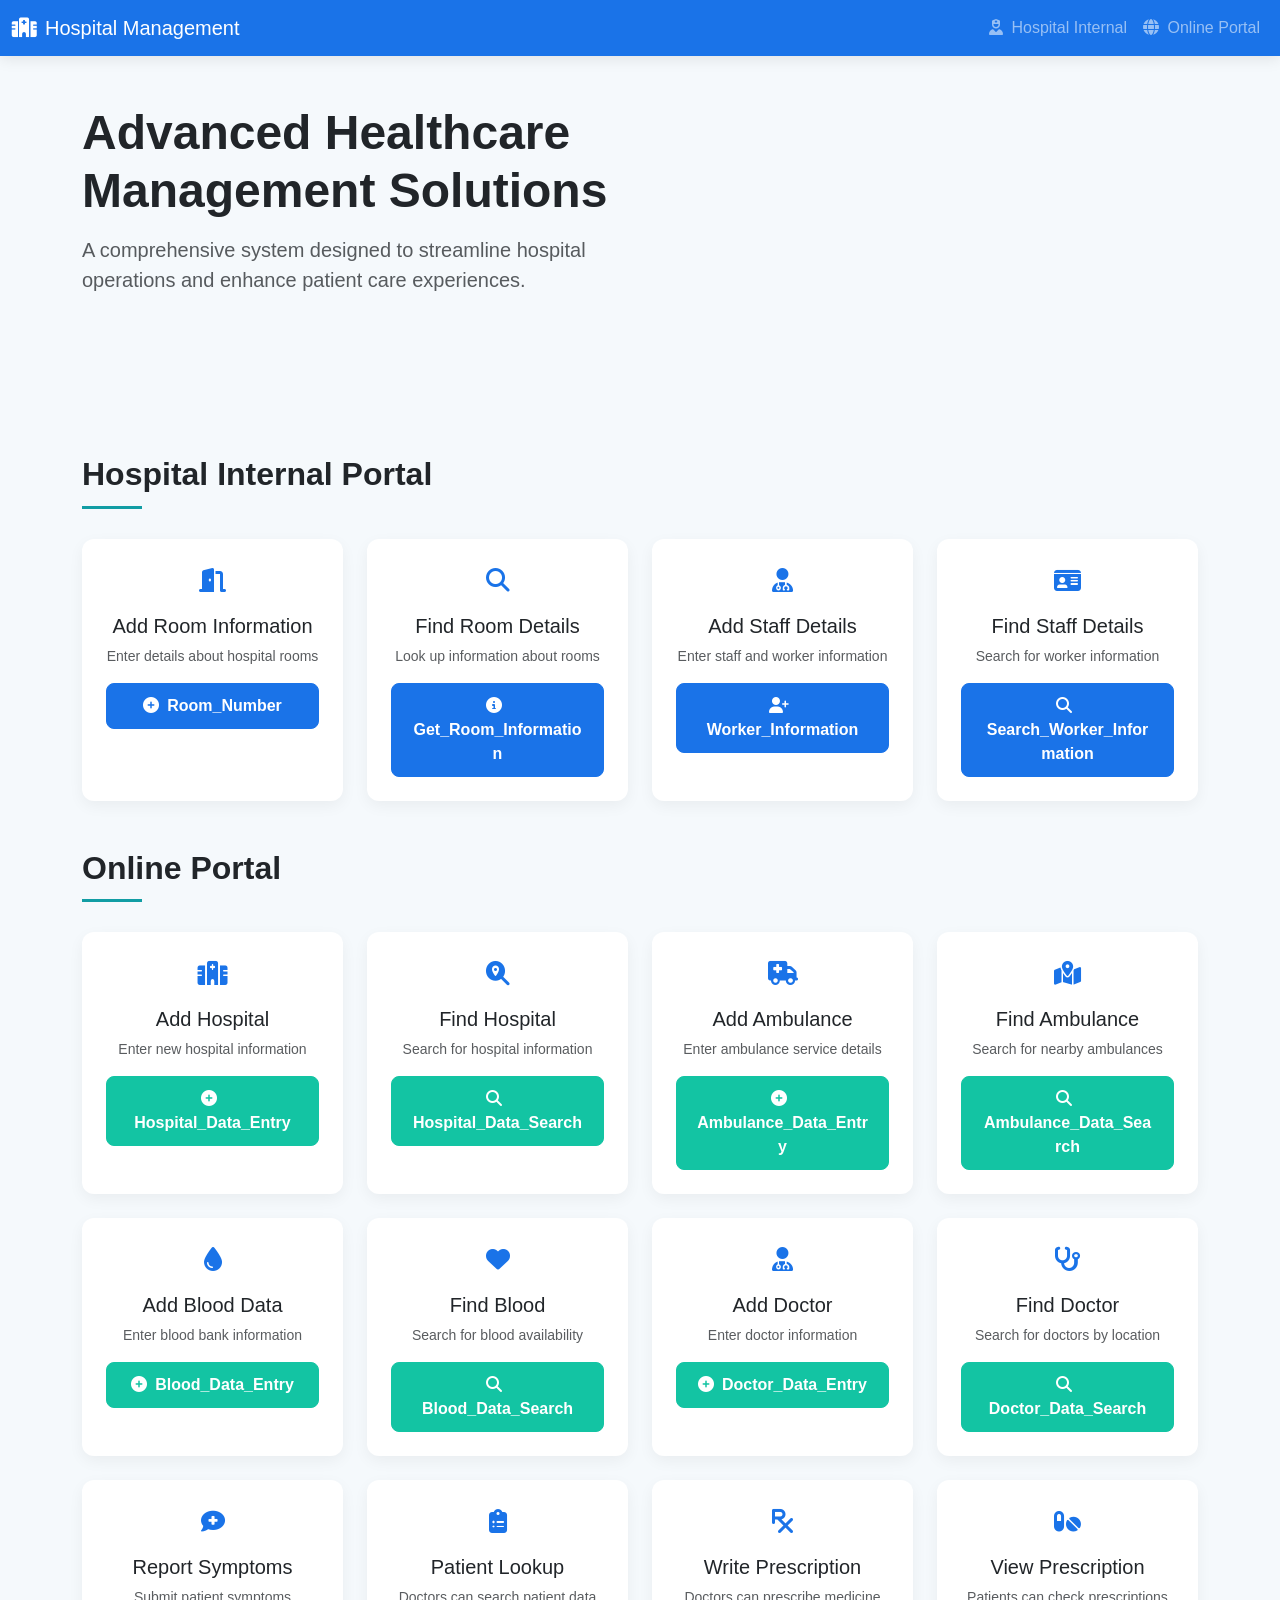
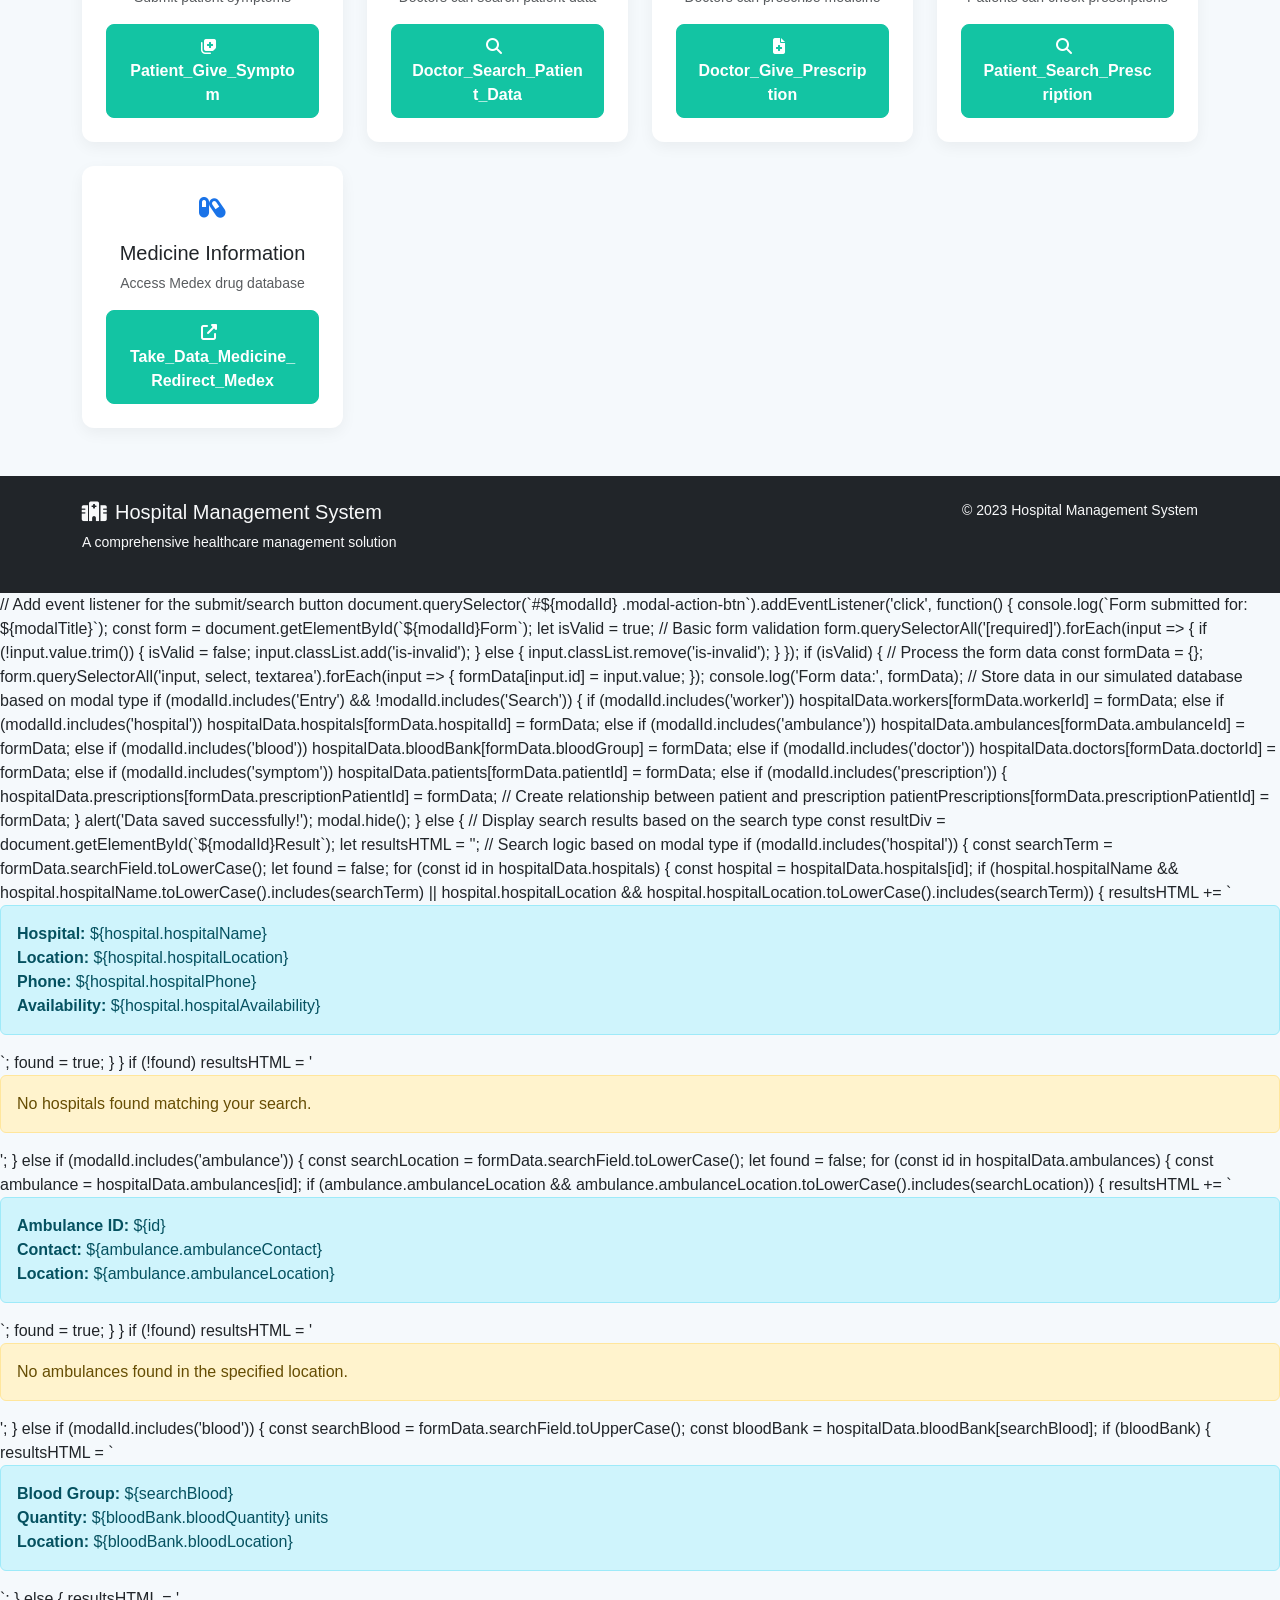
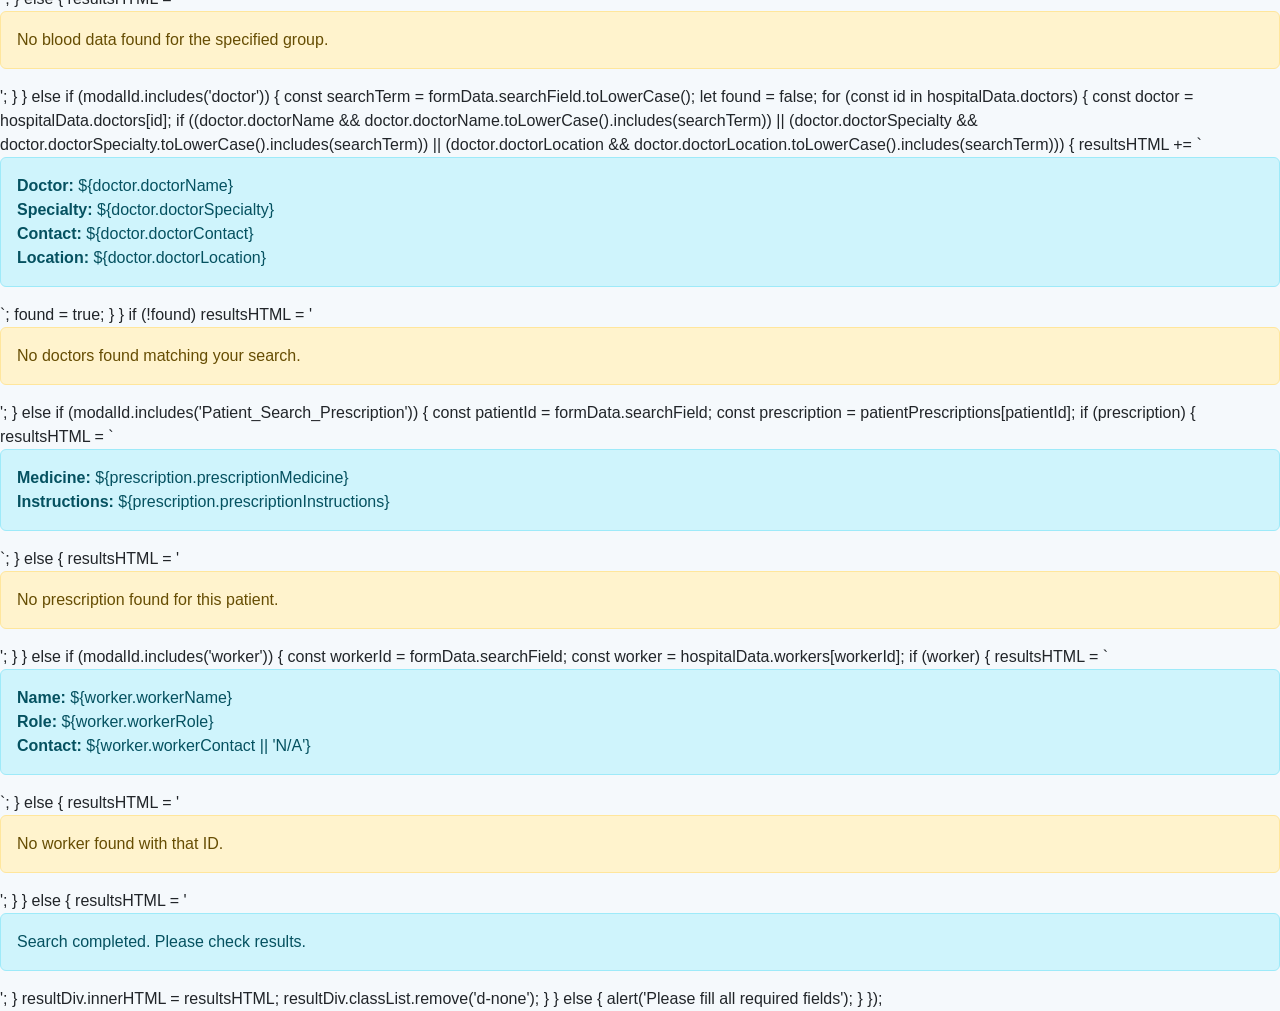
<file: Semi_4th/Project_Report/Temp/test2.html>
<!DOCTYPE html>
<html lang="en">
<head>
    <meta charset="UTF-8" />
    <meta name="viewport" content="width=device-width, initial-scale=1.0">
    <title>Hospital Management System</title>
    <link rel="stylesheet" href="https://cdn.jsdelivr.net/npm/bootstrap@5.3.0/dist/css/bootstrap.min.css" />
    <link rel="stylesheet" href="https://cdnjs.cloudflare.com/ajax/libs/font-awesome/6.4.0/css/all.min.css">
    <style>
        :root {
            --primary: #1a73e8;
            --secondary: #119da4;
            --success: #13c4a3;
            --light: #f5f9fc;
            --dark: #232b3a;
        }
        
        body {
            font-family: 'Segoe UI', Tahoma, Geneva, Verdana, sans-serif;
            background-color: var(--light);
        }
        
        .navbar {
            box-shadow: 0 2px 15px rgba(0,0,0,0.1);
        }
        
        .card {
            border: none;
            border-radius: 12px;
            box-shadow: 0 5px 15px rgba(0,0,0,0.05);
            transition: all 0.3s ease;
            height: 100%;
        }
        
        .card:hover {
            transform: translateY(-5px);
            box-shadow: 0 10px 20px rgba(0,0,0,0.1);
        }
        
        .btn {
            border-radius: 8px;
            padding: 10px 20px;
            font-weight: 600;
            transition: all 0.3s ease;
        }
        
        .btn-primary {
            background-color: var(--primary);
            border-color: var(--primary);
        }
        
        .btn-success {
            background-color: var(--success);
            border-color: var(--success);
        }
        
        .section-header {
            position: relative;
            padding-bottom: 15px;
            margin-bottom: 30px;
        }
        
        .section-header:after {
            content: '';
            position: absolute;
            bottom: 0;
            left: 0;
            width: 60px;
            height: 3px;
            background-color: var(--secondary);
        }
        
        .feature-icon {
            font-size: 1.5rem;
            margin-bottom: 15px;
            color: var(--primary);
        }
        
        .modal-content {
            border-radius: 15px;
            border: none;
        }
        
        .modal-header {
            border-bottom: none;
            padding: 25px 25px 0;
        }
        
        .modal-body {
            padding: 25px;
        }
        
        .modal-footer {
            border-top: none;
            padding: 0 25px 25px;
        }
    </style>
</head>
<body>
    <nav class="navbar navbar-expand-lg navbar-dark" style="background-color: var(--primary);">
        <div class="container-fluid">
            <a class="navbar-brand d-flex align-items-center" href="#">
                <i class="fas fa-hospital me-2"></i>
                Hospital Management
            </a>
            <button class="navbar-toggler" type="button" data-bs-toggle="collapse" data-bs-target="#navMenu">
                <span class="navbar-toggler-icon"></span>
            </button>
            <div class="collapse navbar-collapse" id="navMenu">
                <ul class="navbar-nav ms-auto">
                    <li class="nav-item"><a class="nav-link" href="#hospitalInternal"><i class="fas fa-user-nurse me-1"></i> Hospital Internal</a></li>
                    <li class="nav-item"><a class="nav-link" href="#onlinePortal"><i class="fas fa-globe me-1"></i> Online Portal</a></li>
                </ul>
            </div>
        </div>
    </nav>

    <div class="container py-5">
        <div class="row mb-5">
            <div class="col-lg-6">
                <h1 class="display-5 fw-bold mb-3">Advanced Healthcare Management Solutions</h1>
                <p class="lead text-muted">A comprehensive system designed to streamline hospital operations and enhance patient care experiences.</p>
            </div>
        </div>
    </div>

    <!-- Hospital Internal -->
    <section id="hospitalInternal" class="container my-5">
        <h2 class="section-header fw-bold">Hospital Internal Portal</h2>
        <div class="row g-4">
            <div class="col-md-6 col-lg-3">
                <div class="card p-4 text-center">
                    <div class="feature-icon">
                        <i class="fas fa-door-open"></i>
                    </div>
                    <h5>Add Room Information</h5>
                    <p class="text-muted small mb-3">Enter details about hospital rooms</p>
                    <button class="btn btn-primary w-100" data-bs-toggle="modal" data-bs-target="#roomNumberModal">
                        <i class="fas fa-plus-circle me-2"></i>Room_Number
                    </button>
                </div>
            </div>
            <div class="col-md-6 col-lg-3">
                <div class="card p-4 text-center">
                    <div class="feature-icon">
                        <i class="fas fa-search"></i>
                    </div>
                    <h5>Find Room Details</h5>
                    <p class="text-muted small mb-3">Look up information about rooms</p>
                    <button class="btn btn-primary w-100" data-bs-toggle="modal" data-bs-target="#getRoomInfoModal">
                        <i class="fas fa-info-circle me-2"></i>Get_Room_Information
                    </button>
                </div>
            </div>
            <div class="col-md-6 col-lg-3">
                <div class="card p-4 text-center">
                    <div class="feature-icon">
                        <i class="fas fa-user-md"></i>
                    </div>
                    <h5>Add Staff Details</h5>
                    <p class="text-muted small mb-3">Enter staff and worker information</p>
                    <button class="btn btn-primary w-100" data-bs-toggle="modal" data-bs-target="#workerInfoModal">
                        <i class="fas fa-user-plus me-2"></i>Worker_Information
                    </button>
                </div>
            </div>
            <div class="col-md-6 col-lg-3">
                <div class="card p-4 text-center">
                    <div class="feature-icon">
                        <i class="fas fa-id-card"></i>
                    </div>
                    <h5>Find Staff Details</h5>
                    <p class="text-muted small mb-3">Search for worker information</p>
                    <button class="btn btn-primary w-100" data-bs-toggle="modal" data-bs-target="#searchWorkerModal">
                        <i class="fas fa-search me-2"></i>Search_Worker_Information
                    </button>
                </div>
            </div>
        </div>
    </section>

    <!-- Online Portal -->
    <section id="onlinePortal" class="container my-5">
        <h2 class="section-header fw-bold">Online Portal</h2>
        <div class="row g-4">
            <!-- Hospital Data -->
            <div class="col-md-6 col-lg-3">
                <div class="card p-4 text-center">
                    <div class="feature-icon">
                        <i class="fas fa-hospital"></i>
                    </div>
                    <h5>Add Hospital</h5>
                    <p class="text-muted small mb-3">Enter new hospital information</p>
                    <button class="btn btn-success w-100" data-bs-toggle="modal" data-bs-target="#hospitalEntryModal">
                        <i class="fas fa-plus-circle me-2"></i>Hospital_Data_Entry
                    </button>
                </div>
            </div>
            <div class="col-md-6 col-lg-3">
                <div class="card p-4 text-center">
                    <div class="feature-icon">
                        <i class="fas fa-search-location"></i>
                    </div>
                    <h5>Find Hospital</h5>
                    <p class="text-muted small mb-3">Search for hospital information</p>
                    <button class="btn btn-success w-100" data-bs-toggle="modal" data-bs-target="#hospitalSearchModal">
                        <i class="fas fa-search me-2"></i>Hospital_Data_Search
                    </button>
                </div>
            </div>
            
            <!-- Ambulance Data -->
            <div class="col-md-6 col-lg-3">
                <div class="card p-4 text-center">
                    <div class="feature-icon">
                        <i class="fas fa-ambulance"></i>
                    </div>
                    <h5>Add Ambulance</h5>
                    <p class="text-muted small mb-3">Enter ambulance service details</p>
                    <button class="btn btn-success w-100" data-bs-toggle="modal" data-bs-target="#ambulanceEntryModal">
                        <i class="fas fa-plus-circle me-2"></i>Ambulance_Data_Entry
                    </button>
                </div>
            </div>
            <div class="col-md-6 col-lg-3">
                <div class="card p-4 text-center">
                    <div class="feature-icon">
                        <i class="fas fa-map-marked-alt"></i>
                    </div>
                    <h5>Find Ambulance</h5>
                    <p class="text-muted small mb-3">Search for nearby ambulances</p>
                    <button class="btn btn-success w-100" data-bs-toggle="modal" data-bs-target="#ambulanceSearchModal">
                        <i class="fas fa-search me-2"></i>Ambulance_Data_Search
                    </button>
                </div>
            </div>
            
            <!-- Blood Data -->
            <div class="col-md-6 col-lg-3">
                <div class="card p-4 text-center">
                    <div class="feature-icon">
                        <i class="fas fa-tint"></i>
                    </div>
                    <h5>Add Blood Data</h5>
                    <p class="text-muted small mb-3">Enter blood bank information</p>
                    <button class="btn btn-success w-100" data-bs-toggle="modal" data-bs-target="#bloodEntryModal">
                        <i class="fas fa-plus-circle me-2"></i>Blood_Data_Entry
                    </button>
                </div>
            </div>
            <div class="col-md-6 col-lg-3">
                <div class="card p-4 text-center">
                    <div class="feature-icon">
                        <i class="fas fa-heart"></i>
                    </div>
                    <h5>Find Blood</h5>
                    <p class="text-muted small mb-3">Search for blood availability</p>
                    <button class="btn btn-success w-100" data-bs-toggle="modal" data-bs-target="#bloodSearchModal">
                        <i class="fas fa-search me-2"></i>Blood_Data_Search
                    </button>
                </div>
            </div>
            
            <!-- Doctor Data -->
            <div class="col-md-6 col-lg-3">
                <div class="card p-4 text-center">
                    <div class="feature-icon">
                        <i class="fas fa-user-md"></i>
                    </div>
                    <h5>Add Doctor</h5>
                    <p class="text-muted small mb-3">Enter doctor information</p>
                    <button class="btn btn-success w-100" data-bs-toggle="modal" data-bs-target="#doctorEntryModal">
                        <i class="fas fa-plus-circle me-2"></i>Doctor_Data_Entry
                    </button>
                </div>
            </div>
            <div class="col-md-6 col-lg-3">
                <div class="card p-4 text-center">
                    <div class="feature-icon">
                        <i class="fas fa-stethoscope"></i>
                    </div>
                    <h5>Find Doctor</h5>
                    <p class="text-muted small mb-3">Search for doctors by location</p>
                    <button class="btn btn-success w-100" data-bs-toggle="modal" data-bs-target="#doctorSearchModal">
                        <i class="fas fa-search me-2"></i>Doctor_Data_Search
                    </button>
                </div>
            </div>
            
            <!-- Patient-Doctor Interaction -->
            <div class="col-md-6 col-lg-3">
                <div class="card p-4 text-center">
                    <div class="feature-icon">
                        <i class="fas fa-comment-medical"></i>
                    </div>
                    <h5>Report Symptoms</h5>
                    <p class="text-muted small mb-3">Submit patient symptoms</p>
                    <button class="btn btn-success w-100" data-bs-toggle="modal" data-bs-target="#symptomEntryModal">
                        <i class="fas fa-notes-medical me-2"></i>Patient_Give_Symptom
                    </button>
                </div>
            </div>
            <div class="col-md-6 col-lg-3">
                <div class="card p-4 text-center">
                    <div class="feature-icon">
                        <i class="fas fa-clipboard-list"></i>
                    </div>
                    <h5>Patient Lookup</h5>
                    <p class="text-muted small mb-3">Doctors can search patient data</p>
                    <button class="btn btn-success w-100" data-bs-toggle="modal" data-bs-target="#doctorPatientModal">
                        <i class="fas fa-search me-2"></i>Doctor_Search_Patient_Data
                    </button>
                </div>
            </div>
            <div class="col-md-6 col-lg-3">
                <div class="card p-4 text-center">
                    <div class="feature-icon">
                        <i class="fas fa-prescription"></i>
                    </div>
                    <h5>Write Prescription</h5>
                    <p class="text-muted small mb-3">Doctors can prescribe medicine</p>
                    <button class="btn btn-success w-100" data-bs-toggle="modal" data-bs-target="#prescriptionEntryModal">
                        <i class="fas fa-file-medical me-2"></i>Doctor_Give_Prescription
                    </button>
                </div>
            </div>
            <div class="col-md-6 col-lg-3">
                <div class="card p-4 text-center">
                    <div class="feature-icon">
                        <i class="fas fa-pills"></i>
                    </div>
                    <h5>View Prescription</h5>
                    <p class="text-muted small mb-3">Patients can check prescriptions</p>
                    <button class="btn btn-success w-100" data-bs-toggle="modal" data-bs-target="#prescriptionSearchModal">
                        <i class="fas fa-search me-2"></i>Patient_Search_Prescription
                    </button>
                </div>
            </div>
            
            <!-- Medicine Info -->
            <div class="col-md-6 col-lg-3">
                <div class="card p-4 text-center">
                    <div class="feature-icon">
                        <i class="fas fa-capsules"></i>
                    </div>
                    <h5>Medicine Information</h5>
                    <p class="text-muted small mb-3">Access Medex drug database</p>
                    <button class="btn btn-success w-100" data-bs-toggle="modal" data-bs-target="#medicineRedirectModal">
                        <i class="fas fa-external-link-alt me-2"></i>Take_Data_Medicine_Redirect_Medex
                    </button>
                </div>
            </div>
        </div>
    </section>

    <!-- Footer -->
    <footer class="bg-dark text-light py-4 mt-5">
        <div class="container">
            <div class="row">
                <div class="col-md-6">
                    <h5><i class="fas fa-hospital me-2"></i>Hospital Management System</h5>
                    <p class="small">A comprehensive healthcare management solution</p>
                </div>
                <div class="col-md-6 text-md-end">
                    <p class="small">© 2023 Hospital Management System</p>
                </div>
            </div>
        </div>
    </footer>

    <!-- Modals for each function -->
    <!-- Just showing a few examples of modals -->

    <!-- Room Number Modal -->
    <div class="modal fade" id="roomNumberModal" tabindex="-1" aria-hidden="true">
        <div class="modal-dialog">
            <div class="modal-content">
                <div class="modal-header">
                    <h5 class="modal-title"><i class="fas fa-door-open me-2"></i>Add Room Information</h5>
                    <button type="button" class="btn-close" data-bs-dismiss="modal" aria-label="Close"></button>
                </div>
                <div class="modal-body">
                    <form>
                        <div class="mb-3">
                            <label for="roomNumber" class="form-label">Room Number</label>
                            <input type="text" class="form-control" id="roomNumber" required>
                        </div>
                        <div class="mb-3">
                            <label for="roomType" class="form-label">Room Type</label>
                            <select class="form-select" id="roomType" required>
                                <option value="">Select room type</option>
                                <option value="AC">AC</option>
                                <option value="Non-AC">Non-AC</option>
                            </select>
                        </div>
                        <div class="mb-3">
                            <label for="roomAvailability" class="form-label">Room Availability</label>
                            <select class="form-select" id="roomAvailability" required>
                                <option value="">Select availability</option>
                                <option value="Available">Available</option>
                                <option value="Occupied">Occupied</option>
                                <option value="Maintenance">Under Maintenance</option>
                            </select>
                        </div>
                        <div class="mb-3">
                            <label for="roomFor" class="form-label">Room For</label>
                            <input type="text" class="form-control" id="roomFor" required>
                        </div>
                        <div class="mb-3">
                            <label for="roomCapacity" class="form-label">Room Capacity (per patient)</label>
                            <input type="number" class="form-control" id="roomCapacity" required>
                        </div>
                    </form>
                </div>
                <div class="modal-footer">
                    <button type="button" class="btn btn-secondary" data-bs-dismiss="modal">Close</button>
                    <button type="button" class="btn btn-primary">Submit</button>
                </div>
            </div>
        </div>
    </div>

    <!-- Get Room Info Modal -->
    <div class="modal fade" id="getRoomInfoModal" tabindex="-1" aria-hidden="true">
        <div class="modal-dialog">
            <div class="modal-content">
                <div class="modal-header">
                    <h5 class="modal-title"><i class="fas fa-search me-2"></i>Find Room Details</h5>
                    <button type="button" class="btn-close" data-bs-dismiss="modal" aria-label="Close"></button>
                </div>
                <div class="modal-body">
                    <form>
                        <div class="mb-3">
                            <label for="searchRoomNumber" class="form-label">Room Number</label>
                            <input type="text" class="form-control" id="searchRoomNumber" required>
                        </div>
                    </form>
                    <div class="mt-4 p-3 bg-light rounded d-none" id="roomSearchResult">
                        <h6>Room Details:</h6>
                        <div id="roomDetails"></div>
                    </div>
                </div>
                <div class="modal-footer">
                    <button type="button" class="btn btn-secondary" data-bs-dismiss="modal">Close</button>
                    <button type="button" class="btn btn-primary">Search</button>
                </div>
            </div>
        </div>
    </div>

    <script src="https://cdn.jsdelivr.net/npm/bootstrap@5.3.0/dist/js/bootstrap.bundle.min.js"></script>
    <script>
        // Simulated backend data storage
        const hospitalData = {
            rooms: {},
            workers: {},
            hospitals: {},
            ambulances: {},
            bloodBank: {},
            doctors: {},
            patients: {},
            prescriptions: {}
        };
        
        // Patient-Prescription relationship mapping
        const patientPrescriptions = {};

        document.addEventListener('DOMContentLoaded', function() {
            const buttons = document.querySelectorAll('.btn-primary, .btn-success');
            
            // Room search functionality
            document.querySelector('#getRoomInfoModal .btn-primary').addEventListener('click', function() {
                const roomNumber = document.getElementById('searchRoomNumber').value;
                const resultDiv = document.getElementById('roomSearchResult');
                const detailsDiv = document.getElementById('roomDetails');
                
                if (hospitalData.rooms[roomNumber]) {
                    const room = hospitalData.rooms[roomNumber];
                    detailsDiv.innerHTML = `
                        <p><strong>Room Number:</strong> ${roomNumber}</p>
                        <p><strong>Type:</strong> ${room.type}</p>
                        <p><strong>Availability:</strong> ${room.availability}</p>
                        <p><strong>Room For:</strong> ${room.for}</p>
                        <p><strong>Capacity:</strong> ${room.capacity}</p>
                    `;
                    resultDiv.classList.remove('d-none');
                } else {
                    detailsDiv.innerHTML = '<div class="alert alert-warning">Room not found</div>';
                    resultDiv.classList.remove('d-none');
                }
            });
            
            // Room add functionality
            document.querySelector('#roomNumberModal .btn-primary').addEventListener('click', function() {
                const roomNumber = document.getElementById('roomNumber').value;
                const roomType = document.getElementById('roomType').value;
                const roomAvailability = document.getElementById('roomAvailability').value;
                const roomFor = document.getElementById('roomFor').value;
                const roomCapacity = document.getElementById('roomCapacity').value;
                
                if (roomNumber && roomType && roomAvailability && roomFor && roomCapacity) {
                    // Save to our simulated database
                    hospitalData.rooms[roomNumber] = {
                        type: roomType,
                        availability: roomAvailability,
                        for: roomFor,
                        capacity: roomCapacity
                    };
                    
                    // Show success message
                    alert('Room added successfully!');
                    
                    // Clear form
                    document.getElementById('roomNumber').value = '';
                    document.getElementById('roomType').selectedIndex = 0;
                    document.getElementById('roomAvailability').selectedIndex = 0;
                    document.getElementById('roomFor').value = '';
                    document.getElementById('roomCapacity').value = '';
                    
                    // Hide modal
                    const modalInstance = bootstrap.Modal.getInstance(document.getElementById('roomNumberModal'));
                    modalInstance.hide();
                } else {
                    alert('Please fill all required fields');
                }
            });
            
            buttons.forEach(button => {
                button.addEventListener('click', function() {
                    // Log the button click
                    console.log(`Button clicked: ${this.textContent.trim()}`);
                    
                    // Create dynamic modals for buttons without defined modals
                    const targetModal = this.getAttribute('data-bs-target');
                    if(targetModal && !document.querySelector(targetModal) && targetModal !== '#roomNumberModal' && targetModal !== '#getRoomInfoModal') {
                        const modalType = targetModal.substring(1);
                        const modalTitle = this.textContent.trim();
                        createDynamicModal(modalType, modalTitle);
                    }
                });
            });
            
            // Function to dynamically create modals with appropriate fields
            function createDynamicModal(modalId, modalTitle) {
                let formFields = '';
                const btnClass = modalId.includes('Search') ? 'btn-info' : 'btn-primary';
                const btnText = modalId.includes('Search') ? 'Search' : 'Submit';
                
                // Generate appropriate form fields based on modal type
                if (modalId.includes('worker') || modalId.includes('Worker')) {
                    if (modalId.includes('Search')) {
                        formFields = `
                            <div class="mb-3">
                                <label for="searchField" class="form-label">Worker ID</label>
                                <input type="text" class="form-control" id="searchField" required>
                            </div>
                            <div class="alert alert-info">Enter worker ID to search</div>`;
                    } else {
                        formFields = `
                            <div class="mb-3">
                                <label for="workerId" class="form-label">Worker ID</label>
                                <input type="text" class="form-control" id="workerId" required>
                            </div>
                            <div class="mb-3">
                                <label for="workerName" class="form-label">Name</label>
                                <input type="text" class="form-control" id="workerName" required>
                            </div>
                            <div class="mb-3">
                                <label for="workerRole" class="form-label">Role</label>
                                <select class="form-select" id="workerRole" required>
                                    <option value="">Select role</option>
                                    <option value="Doctor">Doctor</option>
                                    <option value="Nurse">Nurse</option>
                                    <option value="Staff">Staff</option>
                                    <option value="Admin">Admin</option>
                                </select>
                            </div>
                            <div class="mb-3">
                                <label for="workerContact" class="form-label">Contact</label>
                                <input type="tel" class="form-control" id="workerContact" required>
                            </div>`;
                    }
                } else if (modalId.includes('hospital') || modalId.includes('Hospital')) {
                    if (modalId.includes('Search')) {
                        formFields = `
                            <div class="mb-3">
                                <label for="searchField" class="form-label">Search by Hospital Name or Location</label>
                                <input type="text" class="form-control" id="searchField" required>
                            </div>
                            <div class="alert alert-info">Enter hospital name or location</div>`;
                    } else {
                        formFields = `
                            <div class="mb-3">
                                <label for="hospitalId" class="form-label">Hospital ID</label>
                                <input type="text" class="form-control" id="hospitalId" required>
                            </div>
                            <div class="mb-3">
                                <label for="hospitalName" class="form-label">Hospital Name</label>
                                <input type="text" class="form-control" id="hospitalName" required>
                            </div>
                            <div class="mb-3">
                                <label for="hospitalLocation" class="form-label">Location</label>
                                <input type="text" class="form-control" id="hospitalLocation" required>
                            </div>
                            <div class="mb-3">
                                <label for="hospitalPhone" class="form-label">Phone</label>
                                <input type="tel" class="form-control" id="hospitalPhone" required>
                            </div>
                            <div class="mb-3">
                                <label for="hospitalAvailability" class="form-label">Availability</label>
                                <select class="form-select" id="hospitalAvailability" required>
                                    <option value="">Select availability</option>
                                    <option value="Open">Open</option>
                                    <option value="Closed">Closed</option>
                                    <option value="Emergency Only">Emergency Only</option>
                                </select>
                            </div>`;
                    }
                } else if (modalId.includes('ambulance') || modalId.includes('Ambulance')) {
                    if (modalId.includes('Search')) {
                        formFields = `
                            <div class="mb-3">
                                <label for="searchField" class="form-label">Search by Location</label>
                                <input type="text" class="form-control" id="searchField" required>
                            </div>
                            <div class="alert alert-info">Enter location to find nearby ambulances</div>`;
                    } else {
                        formFields = `
                            <div class="mb-3">
                                <label for="ambulanceId" class="form-label">Ambulance ID</label>
                                <input type="text" class="form-control" id="ambulanceId" required>
                            </div>
                            <div class="mb-3">
                                <label for="ambulanceContact" class="form-label">Contact Number</label>
                                <input type="tel" class="form-control" id="ambulanceContact" required>
                            </div>
                            <div class="mb-3">
                                <label for="ambulanceLocation" class="form-label">Current Location</label>
                                <input type="text" class="form-control" id="ambulanceLocation" required>
                            </div>`;
                    }
                } else if (modalId.includes('blood') || modalId.includes('Blood')) {
                    if (modalId.includes('Search')) {
                        formFields = `
                            <div class="mb-3">
                                <label for="searchField" class="form-label">Blood Group</label>
                                <select class="form-select" id="searchField" required>
                                    <option value="">Select blood group</option>
                                    <option value="A+">A+</option>
                                    <option value="A-">A-</option>
                                    <option value="B+">B+</option>
                                    <option value="B-">B-</option>
                                    <option value="AB+">AB+</option>
                                    <option value="AB-">AB-</option>
                                    <option value="O+">O+</option>
                                    <option value="O-">O-</option>
                                </select>
                            </div>
                            <div class="alert alert-info">Select blood group to check availability</div>`;
                    } else {
                        formFields = `
                            <div class="mb-3">
                                <label for="bloodGroup" class="form-label">Blood Group</label>
                                <select class="form-select" id="bloodGroup" required>
                                    <option value="">Select blood group</option>
                                    <option value="A+">A+</option>
                                    <option value="A-">A-</option>
                                    <option value="B+">B+</option>
                                    <option value="B-">B-</option>
                                    <option value="AB+">AB+</option>
                                    <option value="AB-">AB-</option>
                                    <option value="O+">O+</option>
                                    <option value="O-">O-</option>
                                </select>
                            </div>
                            <div class="mb-3">
                                <label for="bloodQuantity" class="form-label">Quantity (units)</label>
                                <input type="number" class="form-control" id="bloodQuantity" required>
                            </div>
                            <div class="mb-3">
                                <label for="bloodLocation" class="form-label">Blood Bank Location</label>
                                <input type="text" class="form-control" id="bloodLocation" required>
                            </div>`;
                    }
                } else if (modalId.includes('doctor') || modalId.includes('Doctor')) {
                    if (modalId.includes('Search')) {
                        formFields = `
                            <div class="mb-3">
                                <label for="searchField" class="form-label">Search by Name, Specialty, or Location</label>
                                <input type="text" class="form-control" id="searchField" required>
                            </div>
                            <div class="alert alert-info">Enter doctor name, specialty, or location</div>`;
                    } else if (modalId.includes('Patient')) {
                        formFields = `
                            <div class="mb-3">
                                <label for="searchField" class="form-label">Patient ID</label>
                                <input type="text" class="form-control" id="searchField" required>
                            </div>
                            <div class="alert alert-info">Enter patient ID to view their details</div>`;
                    } else {
                        formFields = `
                            <div class="mb-3">
                                <label for="doctorId" class="form-label">Doctor ID</label>
                                <input type="text" class="form-control" id="doctorId" required>
                            </div>
                            <div class="mb-3">
                                <label for="doctorName" class="form-label">Name</label>
                                <input type="text" class="form-control" id="doctorName" required>
                            </div>
                            <div class="mb-3">
                                <label for="doctorSpecialty" class="form-label">Specialty</label>
                                <input type="text" class="form-control" id="doctorSpecialty" required>
                            </div>
                            <div class="mb-3">
                                <label for="doctorContact" class="form-label">Contact</label>
                                <input type="tel" class="form-control" id="doctorContact" required>
                            </div>
                            <div class="mb-3">
                                <label for="doctorLocation" class="form-label">Location</label>
                                <input type="text" class="form-control" id="doctorLocation" required>
                            </div>`;
                    }
                } else if (modalId.includes('symptom') || modalId.includes('Symptom')) {
                    formFields = `
                        <div class="mb-3">
                            <label for="patientId" class="form-label">Patient ID</label>
                            <input type="text" class="form-control" id="patientId" required>
                        </div>
                        <div class="mb-3">
                            <label for="patientName" class="form-label">Patient Name</label>
                            <input type="text" class="form-control" id="patientName" required>
                        </div>
                        <div class="mb-3">
                            <label for="patientAge" class="form-label">Patient Age</label>
                            <input type="text" class="form-control" id="patientAge" required>
                        </div>
                        <div class="mb-3">
                            <label for="patientSymptoms" class="form-label">Symptoms</label>
                            <textarea class="form-control" id="patientSymptoms" rows="4" required></textarea>
                        </div>`;
                } else if (modalId.includes('prescription') || modalId.includes('Prescription')) {
                    if (modalId.includes('Search')) {
                        formFields = `
                            <div class="mb-3">
                                <label for="searchField" class="form-label">Patient ID</label>
                                <input type="text" class="form-control" id="searchField" required>
                            </div>
                            <div class="alert alert-info">Enter patient ID to find their prescriptions</div>`;
                    } else {
                        formFields = `
                            <div class="mb-3">
                                <label for="prescriptionPatientId" class="form-label">Patient ID</label>
                                <input type="text" class="form-control" id="prescriptionPatientId" required>
                            </div>
                            <div class="mb-3">
                                <label for="prescriptionDoctorId" class="form-label">Doctor ID</label>
                                <input type="text" class="form-control" id="prescriptionDoctorId" required>
                            </div>
                            <div class="mb-3">
                                <label for="prescriptionMedicine" class="form-label">Medicine</label>
                                <textarea class="form-control" id="prescriptionMedicine" rows="4" required></textarea>
                            </div>
                            <div class="mb-3">
                                <label for="prescriptionInstructions" class="form-label">Instructions</label>
                                <textarea class="form-control" id="prescriptionInstructions" rows="2" required></textarea>
                            </div>`;
                    }
                } else {
                    formFields = `
                        <div class="mb-3">
                            <label for="searchField" class="form-label">Search Term</label>
                            <input type="text" class="form-control" id="searchField" required>
                        </div>
                        <div class="alert alert-info">Enter search criteria to find relevant information</div>`;
                }

                const modalHTML = `
                <div class="modal fade" id="${modalId}" tabindex="-1" aria-hidden="true">
                    <div class="modal-dialog">
                        <div class="modal-content">
                            <div class="modal-header">
                                <h5 class="modal-title"><i class="fas fa-info-circle me-2"></i>${modalTitle}</h5>
                                <button type="button" class="btn-close" data-bs-dismiss="modal" aria-label="Close"></button>
                            </div>
                            <div class="modal-body">
                                <form id="${modalId}Form">
                                    ${formFields}
                                </form>
                                <div class="mt-3 d-none" id="${modalId}Result">
                                    <div class="alert alert-info">Results will appear here</div>
                                </div>
                            </div>
                            <div class="modal-footer">
                                <button type="button" class="btn btn-secondary" data-bs-dismiss="modal">Close</button>
                                <button type="button" class="btn ${btnClass} modal-action-btn">${btnText}</button>
                            </div>
                        </div>
                    </div>
                </div>`;
                
                document.body.insertAdjacentHTML('beforeend', modalHTML);
                
                // Initialize the new modal
                const modal = new bootstrap.Modal(document.getElementById(modalId));
                modal.show();
                
                // Add event listener for the submit/search button
                document.querySelector(`#${modalId} .modal-action-btn`).addEventListener('click', function() {
                    console.log(`Form submitted for: ${modalTitle}`);
                    
                    const form = document.getElementById(`${modalId}Form`);
                    let isValid = true;
                    
                    // Basic form validation
                    form.querySelectorAll('[required]').forEach(input => {
                        if (!input.value.trim()) {
                            isValid = false;
                            input.classList.add('is-invalid');
                        } else {
                            input.classList.remove('is-invalid');
                        }
                    });
                    
                    if (isValid) {
                        // Process the form data
                        const formData = {};
                        form.querySelectorAll('input, select, textarea').forEach(input => {
                            formData[input.id] = input.value;
                        });
                        
                        console.log('Form data:', formData);
                        
                        // Store data in our simulated database based on modal type
                        if (modalId.includes('Entry') && !modalId.includes('Search')) {
                            if (modalId.includes('worker')) hospitalData.workers[formData.workerId] = formData;
                            else if (modalId.includes('hospital')) hospitalData.hospitals[formData.hospitalId] = formData;
                            else if (modalId.includes('ambulance')) hospitalData.ambulances[formData.ambulanceId] = formData;
                            else if (modalId.includes('blood')) hospitalData.bloodBank[formData.bloodGroup] = formData;
                            else if (modalId.includes('doctor')) hospitalData.doctors[formData.doctorId] = formData;
                            else if (modalId.includes('symptom')) hospitalData.patients[formData.patientId] = formData;
                            else if (modalId.includes('prescription')) hospitalData.prescriptions[formData.prescriptionPatientId] = formData;
                            
                            alert('Data saved successfully!');
                            modal.hide();
                        } else {
                            // Display search results
                            const resultDiv = document.getElementById(`${modalId}Result`);
                            resultDiv.innerHTML = '<div class="alert alert-success">Data found! This is simulated search result data.</div>';
                            resultDiv.classList.remove('d-none');
                        }
                    } else {
                        alert('Please fill all required fields');
                    }
                });
            }
        });
    </script>
</body>
</html>                // Add event listener for the submit/search button
                document.querySelector(`#${modalId} .modal-action-btn`).addEventListener('click', function() {
                    console.log(`Form submitted for: ${modalTitle}`);
                    
                    const form = document.getElementById(`${modalId}Form`);
                    let isValid = true;
                    
                    // Basic form validation
                    form.querySelectorAll('[required]').forEach(input => {
                        if (!input.value.trim()) {
                            isValid = false;
                            input.classList.add('is-invalid');
                        } else {
                            input.classList.remove('is-invalid');
                        }
                    });
                    
                    if (isValid) {
                        // Process the form data
                        const formData = {};
                        form.querySelectorAll('input, select, textarea').forEach(input => {
                            formData[input.id] = input.value;
                        });
                        
                        console.log('Form data:', formData);
                        
                        // Store data in our simulated database based on modal type
                        if (modalId.includes('Entry') && !modalId.includes('Search')) {
                            if (modalId.includes('worker')) hospitalData.workers[formData.workerId] = formData;
                            else if (modalId.includes('hospital')) hospitalData.hospitals[formData.hospitalId] = formData;
                            else if (modalId.includes('ambulance')) hospitalData.ambulances[formData.ambulanceId] = formData;
                            else if (modalId.includes('blood')) hospitalData.bloodBank[formData.bloodGroup] = formData;
                            else if (modalId.includes('doctor')) hospitalData.doctors[formData.doctorId] = formData;
                            else if (modalId.includes('symptom')) hospitalData.patients[formData.patientId] = formData;
                            else if (modalId.includes('prescription')) {
                                hospitalData.prescriptions[formData.prescriptionPatientId] = formData;
                                // Create relationship between patient and prescription
                                patientPrescriptions[formData.prescriptionPatientId] = formData;
                            }
                            
                            alert('Data saved successfully!');
                            modal.hide();
                        } else {
                            // Display search results based on the search type
                            const resultDiv = document.getElementById(`${modalId}Result`);
                            let resultsHTML = '';
                            
                            // Search logic based on modal type
                            if (modalId.includes('hospital')) {
                                const searchTerm = formData.searchField.toLowerCase();
                                let found = false;
                                
                                for (const id in hospitalData.hospitals) {
                                    const hospital = hospitalData.hospitals[id];
                                    if (hospital.hospitalName && hospital.hospitalName.toLowerCase().includes(searchTerm) || 
                                        hospital.hospitalLocation && hospital.hospitalLocation.toLowerCase().includes(searchTerm)) {
                                        resultsHTML += `<div class="alert alert-info">
                                            <strong>Hospital:</strong> ${hospital.hospitalName}<br>
                                            <strong>Location:</strong> ${hospital.hospitalLocation}<br>
                                            <strong>Phone:</strong> ${hospital.hospitalPhone}<br>
                                            <strong>Availability:</strong> ${hospital.hospitalAvailability}
                                        </div>`;
                                        found = true;
                                    }
                                }
                                
                                if (!found) resultsHTML = '<div class="alert alert-warning">No hospitals found matching your search.</div>';
                            } else if (modalId.includes('ambulance')) {
                                const searchLocation = formData.searchField.toLowerCase();
                                let found = false;
                                
                                for (const id in hospitalData.ambulances) {
                                    const ambulance = hospitalData.ambulances[id];
                                    if (ambulance.ambulanceLocation && ambulance.ambulanceLocation.toLowerCase().includes(searchLocation)) {
                                        resultsHTML += `<div class="alert alert-info">
                                            <strong>Ambulance ID:</strong> ${id}<br>
                                            <strong>Contact:</strong> ${ambulance.ambulanceContact}<br>
                                            <strong>Location:</strong> ${ambulance.ambulanceLocation}
                                        </div>`;
                                        found = true;
                                    }
                                }
                                
                                if (!found) resultsHTML = '<div class="alert alert-warning">No ambulances found in the specified location.</div>';
                            } else if (modalId.includes('blood')) {
                                const searchBlood = formData.searchField.toUpperCase();
                                const bloodBank = hospitalData.bloodBank[searchBlood];
                                
                                if (bloodBank) {
                                    resultsHTML = `<div class="alert alert-info">
                                        <strong>Blood Group:</strong> ${searchBlood}<br>
                                        <strong>Quantity:</strong> ${bloodBank.bloodQuantity} units<br>
                                        <strong>Location:</strong> ${bloodBank.bloodLocation}
                                    </div>`;
                                } else {
                                    resultsHTML = '<div class="alert alert-warning">No blood data found for the specified group.</div>';
                                }
                            } else if (modalId.includes('doctor')) {
                                const searchTerm = formData.searchField.toLowerCase();
                                let found = false;
                                
                                for (const id in hospitalData.doctors) {
                                    const doctor = hospitalData.doctors[id];
                                    if ((doctor.doctorName && doctor.doctorName.toLowerCase().includes(searchTerm)) || 
                                        (doctor.doctorSpecialty && doctor.doctorSpecialty.toLowerCase().includes(searchTerm)) ||
                                        (doctor.doctorLocation && doctor.doctorLocation.toLowerCase().includes(searchTerm))) {
                                        resultsHTML += `<div class="alert alert-info">
                                            <strong>Doctor:</strong> ${doctor.doctorName}<br>
                                            <strong>Specialty:</strong> ${doctor.doctorSpecialty}<br>
                                            <strong>Contact:</strong> ${doctor.doctorContact}<br>
                                            <strong>Location:</strong> ${doctor.doctorLocation}
                                        </div>`;
                                        found = true;
                                    }
                                }
                                
                                if (!found) resultsHTML = '<div class="alert alert-warning">No doctors found matching your search.</div>';
                            } else if (modalId.includes('Patient_Search_Prescription')) {
                                const patientId = formData.searchField;
                                const prescription = patientPrescriptions[patientId];
                                
                                if (prescription) {
                                    resultsHTML = `<div class="alert alert-info">
                                        <strong>Medicine:</strong> ${prescription.prescriptionMedicine}<br>
                                        <strong>Instructions:</strong> ${prescription.prescriptionInstructions}<br>
                                    </div>`;
                                } else {
                                    resultsHTML = '<div class="alert alert-warning">No prescription found for this patient.</div>';
                                }
                            } else if (modalId.includes('worker')) {
                                const workerId = formData.searchField;
                                const worker = hospitalData.workers[workerId];
                                
                                if (worker) {
                                    resultsHTML = `<div class="alert alert-info">
                                        <strong>Name:</strong> ${worker.workerName}<br>
                                        <strong>Role:</strong> ${worker.workerRole}<br>
                                        <strong>Contact:</strong> ${worker.workerContact || 'N/A'}<br>
                                    </div>`;
                                } else {
                                    resultsHTML = '<div class="alert alert-warning">No worker found with that ID.</div>';
                                }
                            } else {
                                resultsHTML = '<div class="alert alert-info">Search completed. Please check results.</div>';
                            }
                            
                            resultDiv.innerHTML = resultsHTML;
                            resultDiv.classList.remove('d-none');
                        }
                    } else {
                        alert('Please fill all required fields');
                    }
                });
</file>
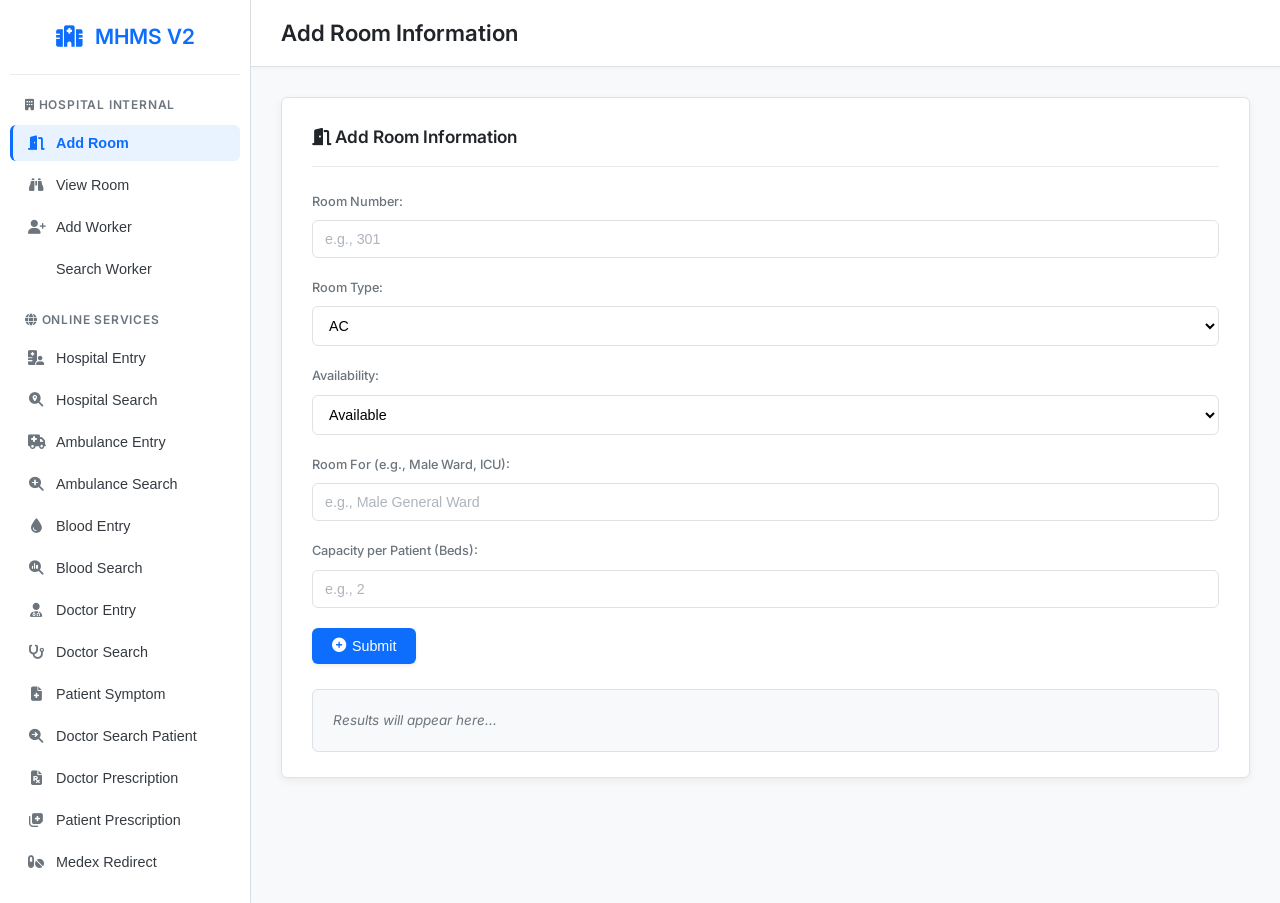
<file: Semi_4th/Project_Report/Temp/test3.html>
<!DOCTYPE html>
<html lang="en">
<head>
    <meta charset="UTF-8">
    <meta name="viewport" content="width=device-width, initial-scale=1.0">
    <title>Modern Hospital Management System v2</title>
    <link rel="preconnect" href="https://fonts.googleapis.com">
    <link rel="preconnect" href="https://fonts.gstatic.com" crossorigin>
    <link href="https://fonts.googleapis.com/css2?family=Inter:wght@300;400;500;600;700&display=swap" rel="stylesheet">
    <!-- Add Font Awesome for Icons -->
    <link rel="stylesheet" href="https://cdnjs.cloudflare.com/ajax/libs/font-awesome/6.4.0/css/all.min.css" integrity="sha512-iecdLmaskl7CVkqkXNQ/ZH/XLlvWZOJyj7Yy7tcenmpD1ypASozpmT/E0iPtmFIB46ZmdtAc9eNBvH0H/ZpiBw==" crossorigin="anonymous" referrerpolicy="no-referrer" />
    <style>
        :root {
            --primary-color: #0d6efd; /* Slightly brighter Bootstrap blue */
            --primary-hover: #0b5ed7;
            --secondary-color: #6c757d; /* Medium Gray */
            --light-gray: #f8f9fa;
            --medium-gray: #e9ecef;
            --dark-gray: #212529;
            --text-color: #212529;
            --success-color: #198754; /* Bootstrap green */
            --error-color: #dc3545;   /* Bootstrap red */
            --sidebar-bg: #ffffff; /* White sidebar */
            --sidebar-text: #343a40;
            --sidebar-active-bg: #e9f2ff; /* Lighter blue for active item */
            --sidebar-active-border: var(--primary-color);
            --border-color: #dee2e6;
            --card-shadow: 0 3px 8px rgba(0, 0, 0, 0.06);
            --card-shadow-hover: 0 6px 16px rgba(0, 0, 0, 0.09);
            --border-radius: 6px; /* Slightly smaller radius */
            --transition-speed: 0.2s ease-in-out;
        }

        * {
            box-sizing: border-box;
            margin: 0;
            padding: 0;
        }

        body {
            font-family: 'Inter', sans-serif;
            background-color: var(--light-gray);
            color: var(--text-color);
            line-height: 1.6;
            font-size: 15px; /* Base font size */
        }

        .container {
            display: grid;
            grid-template-columns: 250px 1fr; /* Standard sidebar width */
            min-height: 100vh;
            background-color: var(--border-color);
            gap: 1px;
        }

        .sidebar {
            background: var(--sidebar-bg);
            padding: 20px 10px;
            display: flex;
            flex-direction: column;
            box-shadow: 2px 0 5px rgba(0,0,0,0.03); /* Subtle shadow */
            overflow-y: auto; /* Allow scrolling if many items */
        }

        .sidebar-logo {
             font-size: 1.4em;
             font-weight: 600;
             color: var(--primary-color);
             padding: 0 10px 20px 10px; /* Add padding */
             text-align: center;
             border-bottom: 1px solid var(--medium-gray);
             margin-bottom: 20px;
        }
         /* Optional: Hide logo text if needed and show only an icon */
         .sidebar-logo i {
             margin-right: 8px;
         }


        .sidebar h2 {
            color: var(--secondary-color);
            margin-bottom: 8px;
            margin-top: 20px;
            font-size: 0.8em;
            font-weight: 600;
            padding: 0 15px;
            text-transform: uppercase;
            letter-spacing: 0.8px;
        }
         .sidebar h2:first-of-type {
             margin-top: 0;
         }

        .sidebar button {
            width: 100%;
            padding: 10px 15px;
            margin: 3px 0;
            background: transparent;
            border: none;
            border-left: 3px solid transparent; /* Thinner active indicator */
            border-radius: var(--border-radius);
            cursor: pointer;
            text-align: left;
            font-size: 0.9rem;
            font-weight: 500;
            color: var(--sidebar-text);
            transition: background-color var(--transition-speed), color var(--transition-speed), border-left-color var(--transition-speed);
            display: flex; /* Use flex for icon alignment */
            align-items: center;
            gap: 12px; /* Space between icon and text */
        }
        .sidebar button i {
             width: 16px; /* Fixed width for icon alignment */
             text-align: center;
             color: var(--secondary-color); /* Default icon color */
             transition: color var(--transition-speed);
         }

        .sidebar button:hover {
            background-color: var(--medium-gray);
            color: var(--primary-hover);
        }
         .sidebar button:hover i {
             color: var(--primary-hover);
         }

        .sidebar button.active {
            background-color: var(--sidebar-active-bg);
            color: var(--primary-color);
            border-left-color: var(--sidebar-active-border);
            font-weight: 600;
        }
        .sidebar button.active i {
            color: var(--primary-color);
        }

        .main-content {
            padding: 0; /* Remove outer padding, add inside header/sections */
            background-color: var(--light-gray);
            overflow-y: auto;
            display: flex;
            flex-direction: column;
        }

         .main-header {
            background-color: #ffffff;
             padding: 15px 30px;
             border-bottom: 1px solid var(--border-color);
             box-shadow: 0 2px 4px rgba(0,0,0,0.03);
             margin-bottom: 30px;
             position: sticky; /* Keep header visible while scrolling */
             top: 0;
             z-index: 10; /* Ensure it stays above cards */
         }

         .main-header h1 {
             font-size: 1.5em;
             font-weight: 600;
             color: var(--dark-gray);
         }

        .content-area {
            padding: 0 30px 30px 30px; /* Content padding below header */
            flex-grow: 1; /* Take remaining space */
        }

        .card {
            background: #ffffff;
            border-radius: var(--border-radius);
            box-shadow: var(--card-shadow);
            margin-bottom: 25px;
            padding: 25px 30px;
            border: 1px solid var(--border-color);
            transition: box-shadow var(--transition-speed);
        }
         .card:hover {
             box-shadow: var(--card-shadow-hover);
         }

        .card h3 { /* Card title styling */
            margin-bottom: 25px;
            color: var(--dark-gray);
            font-size: 1.15em; /* Slightly smaller card titles */
            font-weight: 600;
            border-bottom: 1px solid var(--medium-gray);
            padding-bottom: 15px;
        }

        .form-group {
            margin-bottom: 20px;
        }

        .form-group label {
            display: block;
            margin-bottom: 8px;
            font-weight: 500;
            color: var(--secondary-color);
            font-size: 0.85em; /* Smaller label */
        }

        .form-group input[type="text"],
        .form-group input[type="number"],
        .form-group input[type="email"],
        .form-group input[type="password"],
        .form-group select,
        .form-group textarea {
            width: 100%;
            padding: 10px 12px; /* Slightly less padding */
            border: 1px solid var(--border-color);
            border-radius: var(--border-radius);
            font-size: 0.95em;
            transition: border-color var(--transition-speed), box-shadow var(--transition-speed);
            background-color: #fff; /* Ensure white background */
        }
        /* Subtle placeholder style */
         .form-group ::placeholder {
             color: #adb5bd;
             opacity: 1;
         }

        .form-group input:focus,
        .form-group select:focus,
        .form-group textarea:focus {
            border-color: var(--primary-color);
            box-shadow: 0 0 0 3px rgba(13, 110, 253, 0.2); /* Softer focus ring */
            outline: none;
        }

        .form-group textarea {
            min-height: 100px;
            resize: vertical;
        }

        .btn {
            padding: 10px 20px;
            background: var(--primary-color);
            color: white;
            border: none;
            border-radius: var(--border-radius);
            cursor: pointer;
            font-weight: 500;
            font-size: 0.95em;
            transition: background-color var(--transition-speed), transform var(--transition-speed), box-shadow var(--transition-speed);
            display: inline-flex; /* Align icon and text if icon is added */
            align-items: center;
             gap: 6px;
            box-shadow: 0 2px 4px rgba(0,0,0,0.07); /* Button shadow */
        }

        .btn:hover {
            background: var(--primary-hover);
            transform: translateY(-2px);
             box-shadow: 0 4px 8px rgba(0,0,0,0.1);
        }

        .btn:active {
            transform: translateY(0px);
             box-shadow: 0 1px 2px rgba(0,0,0,0.05);
        }

        /* Button variants if needed later
        .btn-secondary { background: var(--secondary-color); }
        .btn-secondary:hover { background: #5a6268; } */

        .result-box {
            margin-top: 25px;
            padding: 20px;
            background: var(--light-gray); /* Use light gray */
            border: 1px solid var(--border-color);
            border-radius: var(--border-radius);
            min-height: 60px; /* Smaller min-height */
            font-size: 0.9em;
            color: var(--text-color); /* Use standard text color */
            white-space: pre-wrap;
            word-wrap: break-word;
        }
        /* Default state message */
         .result-box:empty::before {
            content: "Results will appear here...";
            color: var(--secondary-color);
            font-style: italic;
        }

         .result-box p {
             margin-bottom: 8px;
         }
         .result-box p:last-child {
             margin-bottom: 0;
         }
         .result-box strong {
            color: var(--primary-color); /* Highlight labels in primary color */
            font-weight: 500;
         }

         /* Specific styling for alerts */
         .result-box .alert {
             padding: 10px 15px;
             margin-bottom: 0; /* Replace paragraph margin */
             border-radius: var(--border-radius);
             font-weight: 500;
             border: 1px solid transparent;
         }
        .result-box .alert-success {
            color: #0f5132;
            background-color: #d1e7dd;
            border-color: #badbcc;
        }
        .result-box .alert-error {
            color: #842029;
            background-color: #f8d7da;
            border-color: #f5c2c7;
        }

         /* Styling for list results (like searches) */
         .result-list-item {
             border-bottom: 1px solid var(--medium-gray);
             padding: 15px 0;
             margin-bottom: 15px;
         }
         .result-list-item:last-child {
             border-bottom: none;
             margin-bottom: 0;
             padding-bottom: 0;
         }
         .result-list-item p {
            margin-bottom: 5px;
             font-size: 0.9em;
             line-height: 1.5;
         }
        .result-list-item p strong {
            display: inline-block; /* Better alignment */
             min-width: 100px; /* Align values */
             margin-right: 5px;
         }

        .hidden {
            display: none;
        }

        /* Responsive Design */
        @media (max-width: 992px) { /* Tablet and below */
             .container {
                 grid-template-columns: 1fr; /* Stack layout */
                 gap: 0;
             }
             .sidebar {
                /* Consider making sidebar collapsible here instead of just stacking */
                border-right: none;
                 border-bottom: 1px solid var(--border-color);
                 max-height: 50vh; /* Limit height */
                 box-shadow: none;
                 overflow-y: auto; /* Ensure scroll if needed */
             }
            .main-header {
                position: static; /* Don't stick header on mobile */
                 margin-bottom: 20px;
            }
            .content-area {
                 padding: 0 20px 20px 20px; /* Adjust padding */
            }
            .main-header h1 { font-size: 1.3em; }
            .card { padding: 20px; }
         }

         @media (max-width: 576px) { /* Small devices */
            .sidebar {
                 padding: 15px 5px; /* Less padding */
             }
            .sidebar button {
                padding: 8px 10px;
                 gap: 8px;
                font-size: 0.85rem;
            }
            .sidebar h2 {
                 padding: 0 10px;
             }
            .main-header { padding: 15px; }
            .content-area { padding: 0 15px 15px 15px; }
            .btn { padding: 8px 15px; font-size: 0.9em; }
            .form-group input, .form-group select, .form-group textarea {
                padding: 8px 10px;
                 font-size: 0.9em;
             }
         }

    </style>
</head>
<body>
    <div class="container">
        <!-- Sidebar -->
        <div class="sidebar">
            <div class="sidebar-logo">
                <i class="fas fa-hospital"></i> MHMS V2
            </div>

            <h2><i class="fas fa-building"></i> Hospital Internal</h2>
            <button onclick="showSection('addRoom')" data-title="Add Room Information"><i class="fas fa-door-open"></i>Add Room</button>
            <button onclick="showSection('viewRoom')" data-title="View Room Information"><i class="fas fa-binoculars"></i>View Room</button>
            <button onclick="showSection('addWorker')" data-title="Add Worker Information"><i class="fas fa-user-plus"></i>Add Worker</button>
            <button onclick="showSection('searchWorker')" data-title="Search Worker"><i class="fas fa-user-magnifying-glass"></i>Search Worker</button>

            <h2><i class="fas fa-globe"></i> Online Services</h2>
            <button onclick="showSection('hospitalEntry')" data-title="Hospital Data Entry"><i class="fas fa-hospital-user"></i>Hospital Entry</button>
            <button onclick="showSection('hospitalSearch')" data-title="Search Hospital"><i class="fas fa-magnifying-glass-location"></i>Hospital Search</button>
            <button onclick="showSection('ambulanceEntry')" data-title="Ambulance Data Entry"><i class="fas fa-truck-medical"></i>Ambulance Entry</button>
            <button onclick="showSection('ambulanceSearch')" data-title="Search Ambulance"><i class="fas fa-magnifying-glass-plus"></i>Ambulance Search</button>
            <button onclick="showSection('bloodEntry')" data-title="Blood Bank Entry"><i class="fas fa-tint"></i>Blood Entry</button>
            <button onclick="showSection('bloodSearch')" data-title="Search Blood Bank"><i class="fas fa-magnifying-glass-chart"></i>Blood Search</button>
            <button onclick="showSection('doctorEntry')" data-title="Doctor Data Entry"><i class="fas fa-user-doctor"></i>Doctor Entry</button>
            <button onclick="showSection('doctorSearch')" data-title="Search Doctor"><i class="fas fa-stethoscope"></i>Doctor Search</button>
            <button onclick="showSection('patientSymptom')" data-title="Patient Symptom Report"><i class="fas fa-file-medical"></i>Patient Symptom</button>
            <button onclick="showSection('doctorSearchPatient')" data-title="Doctor: Search Patient"><i class="fas fa-magnifying-glass-arrow-right"></i>Doctor Search Patient</button>
            <button onclick="showSection('doctorPrescription')" data-title="Doctor: Add Prescription"><i class="fas fa-file-prescription"></i>Doctor Prescription</button>
            <button onclick="showSection('patientPrescription')" data-title="Patient: View Prescription"><i class="fas fa-notes-medical"></i>Patient Prescription</button>
            <button onclick="showSection('medex')" data-title="Search Medicine (Medex)"><i class="fas fa-pills"></i>Medex Redirect</button>
        </div>

        <!-- Main Content -->
        <div class="main-content">
             <!-- Header area: Title updates dynamically -->
             <div class="main-header">
                <h1 id="main-title">Section Title</h1>
            </div>

             <!-- Content Area: Cards go inside here -->
             <div class="content-area">

                <!-- Add Room Section -->
                <div id="addRoom" class="card hidden">
                    <h3><i class="fas fa-door-open"></i> Add Room Information</h3>
                    <div class="form-group">
                        <label for="roomNumber">Room Number:</label>
                        <input type="text" id="roomNumber" placeholder="e.g., 301">
                    </div>
                    <div class="form-group">
                        <label for="roomType">Room Type:</label>
                        <select id="roomType">
                            <option value="AC">AC</option>
                            <option value="Non-AC">Non-AC</option>
                        </select>
                    </div>
                    <div class="form-group">
                        <label for="roomAvailability">Availability:</label>
                        <select id="roomAvailability">
                            <option value="Available">Available</option>
                            <option value="Occupied">Occupied</option>
                             <option value="Cleaning">Cleaning</option>
                        </select>
                    </div>
                    <div class="form-group">
                        <label for="roomFor">Room For (e.g., Male Ward, ICU):</label>
                        <input type="text" id="roomFor" placeholder="e.g., Male General Ward">
                    </div>
                    <div class="form-group">
                        <label for="roomCapacity">Capacity per Patient (Beds):</label>
                        <input type="number" id="roomCapacity" placeholder="e.g., 2">
                    </div>
                    <button class="btn" onclick="addRoom()"><i class="fas fa-plus-circle"></i> Submit</button>
                    <div class="result-box" id="roomResult"></div>
                </div>

                <!-- View Room Section -->
                <div id="viewRoom" class="card hidden">
                    <h3><i class="fas fa-binoculars"></i> View Room Information</h3>
                    <div class="form-group">
                        <label for="searchRoomNumber">Enter Room Number:</label>
                        <input type="text" id="searchRoomNumber" placeholder="e.g., 301">
                    </div>
                    <button class="btn" onclick="viewRoom()"><i class="fas fa-search"></i> Search</button>
                    <div class="result-box" id="viewRoomResult"></div>
                </div>

                <!-- Add Worker Section -->
                 <div id="addWorker" class="card hidden">
                    <h3><i class="fas fa-user-plus"></i> Add Worker Information</h3>
                    <div class="form-group">
                        <label for="workerId">Worker ID:</label>
                        <input type="text" id="workerId" placeholder="e.g., EMP102">
                    </div>
                    <div class="form-group">
                        <label for="workerName">Name:</label>
                        <input type="text" id="workerName" placeholder="e.g., Jane Doe">
                    </div>
                    <div class="form-group">
                        <label for="jobTitle">Job Title:</label>
                        <input type="text" id="jobTitle" placeholder="e.g., Nurse, Receptionist, Doctor">
                    </div>
                    <div class="form-group">
                        <label for="workingHours">Working Hours:</label>
                        <input type="text" id="workingHours" placeholder="e.g., 9am - 5pm">
                    </div>
                    <div class="form-group">
                        <label for="specialization">Specialization (if Doctor):</label>
                        <input type="text" id="specialization" placeholder="N/A if not applicable">
                    </div>
                    <div class="form-group">
                        <label for="contactNumber">Contact Number:</label>
                        <input type="text" id="contactNumber" placeholder="e.g., 01xxxxxxxxx">
                    </div>
                    <button class="btn" onclick="addWorker()"><i class="fas fa-plus-circle"></i> Submit</button>
                    <div class="result-box" id="workerResult"></div>
                </div>

                 <!-- Search Worker Section -->
                <div id="searchWorker" class="card hidden">
                    <h3><i class="fas fa-user-magnifying-glass"></i> Search Worker</h3>
                    <div class="form-group">
                        <label for="searchWorkerId">Enter Worker ID:</label>
                        <input type="text" id="searchWorkerId" placeholder="e.g., EMP102">
                    </div>
                    <button class="btn" onclick="searchWorker()"><i class="fas fa-search"></i> Search</button>
                    <div class="result-box" id="searchWorkerResult"></div>
                </div>

                <!-- Hospital Entry -->
                 <div id="hospitalEntry" class="card hidden">
                    <h3><i class="fas fa-hospital-user"></i> Hospital Data Entry</h3>
                    <div class="form-group">
                        <label for="hospitalName">Name:</label>
                        <input type="text" id="hospitalName" placeholder="e.g., City General Hospital">
                    </div>
                    <div class="form-group">
                        <label for="hospitalLocation">Location:</label>
                        <input type="text" id="hospitalLocation" placeholder="e.g., Main Street, Downtown">
                    </div>
                    <div class="form-group">
                        <label for="hospitalContact">Contact:</label>
                        <input type="text" id="hospitalContact" placeholder="e.g., +1 555 1234">
                    </div>
                    <div class="form-group">
                        <label for="hospitalAvailability">Availability Status:</label>
                        <select id="hospitalAvailability">
                            <option value="Available">Accepting Patients</option>
                            <option value="Full">Currently Full</option>
                            <option value="Emergency Only">Emergency Only</option>
                            <option value="Closed">Closed</option>
                        </select>
                    </div>
                    <button class="btn" onclick="addHospital()"><i class="fas fa-plus-circle"></i> Submit</button>
                    <div class="result-box" id="hospitalEntryResult"></div>
                </div>

                <!-- Hospital Search -->
                 <div id="hospitalSearch" class="card hidden">
                    <h3><i class="fas fa-magnifying-glass-location"></i> Search Hospital</h3>
                    <div class="form-group">
                        <label for="searchHospitalLocation">Search by Location (or part of name):</label>
                        <input type="text" id="searchHospitalLocation" placeholder="e.g., Downtown">
                    </div>
                    <button class="btn" onclick="searchHospital()"><i class="fas fa-search"></i> Search</button>
                    <div class="result-box" id="hospitalSearchResult"></div>
                </div>

                 <!-- Ambulance Entry -->
                <div id="ambulanceEntry" class="card hidden">
                    <h3><i class="fas fa-truck-medical"></i> Ambulance Data Entry</h3>
                    <div class="form-group">
                        <label for="ambulanceName">Provider Name/Service:</label>
                        <input type="text" id="ambulanceName" placeholder="e.g., Fast Response EMS">
                    </div>
                    <div class="form-group">
                        <label for="driverName">Driver Name (Optional):</label>
                        <input type="text" id="driverName">
                    </div>
                    <div class="form-group">
                        <label for="ambulanceContact">Contact Number:</label>
                        <input type="text" id="ambulanceContact" placeholder="e.g., +1 555 5678">
                    </div>
                    <div class="form-group">
                        <label for="ambulanceLocation">Base Location:</label>
                        <input type="text" id="ambulanceLocation" placeholder="e.g., North District">
                    </div>
                    <div class="form-group">
                        <label for="ambulanceAvailability">Current Availability:</label>
                        <select id="ambulanceAvailability">
                            <option value="Available">Available</option>
                            <option value="On Duty">On Duty</option>
                            <option value="Unavailable">Unavailable</option>
                        </select>
                    </div>
                    <div class="form-group">
                        <label for="ambulanceStatus">Vehicle Type / Status:</label>
                        <input type="text" id="ambulanceStatus" placeholder="e.g., AC, Basic Life Support">
                    </div>
                    <button class="btn" onclick="addAmbulance()"><i class="fas fa-plus-circle"></i> Submit</button>
                    <div class="result-box" id="ambulanceEntryResult"></div>
                </div>

                 <!-- Ambulance Search -->
                 <div id="ambulanceSearch" class="card hidden">
                    <h3><i class="fas fa-magnifying-glass-plus"></i> Search Ambulance</h3>
                    <div class="form-group">
                        <label for="searchAmbulanceLocation">Search by Location:</label>
                        <input type="text" id="searchAmbulanceLocation" placeholder="e.g., North District">
                    </div>
                    <button class="btn" onclick="searchAmbulance()"><i class="fas fa-search"></i> Search</button>
                    <div class="result-box" id="ambulanceSearchResult"></div>
                </div>

                 <!-- Blood Entry -->
                 <div id="bloodEntry" class="card hidden">
                    <h3><i class="fas fa-tint"></i> Blood Bank Entry</h3>
                     <div class="form-group">
                        <label for="bloodBankName">Blood Bank Name / Hospital Affiliation:</label>
                        <input type="text" id="bloodBankName" placeholder="e.g., Red Cross Center, City Hospital Bank">
                    </div>
                    <div class="form-group">
                        <label for="bloodGroup">Blood Group:</label>
                        <select id="bloodGroup">
                            <option value="A+">A+</option> <option value="A-">A-</option>
                            <option value="B+">B+</option> <option value="B-">B-</option>
                            <option value="AB+">AB+</option> <option value="AB-">AB-</option>
                            <option value="O+">O+</option> <option value="O-">O-</option>
                        </select>
                    </div>
                     <div class="form-group">
                         <label for="bloodUnits">Available Units (Optional):</label>
                         <input type="number" id="bloodUnits" placeholder="e.g., 10">
                     </div>
                    <div class="form-group">
                        <label for="bloodContact">Contact Number:</label>
                        <input type="text" id="bloodContact" placeholder="e.g., +1 555 8765">
                    </div>
                    <div class="form-group">
                        <label for="bloodLocation">Location:</label>
                        <input type="text" id="bloodLocation" placeholder="e.g., West Avenue">
                    </div>
                     <div class="form-group">
                        <label for="bloodAvailability">Current Stock Level:</label>
                        <select id="bloodAvailability">
                             <option value="Available">Available</option>
                             <option value="Low Stock">Low Stock</option>
                            <option value="Unavailable">Unavailable</option>
                         </select>
                    </div>
                     <!-- Removed Status field, merged info into other fields or implicit -->
                    <button class="btn" onclick="addBlood()"><i class="fas fa-plus-circle"></i> Submit</button>
                    <div class="result-box" id="bloodEntryResult"></div>
                </div>

                 <!-- Blood Search -->
                 <div id="bloodSearch" class="card hidden">
                    <h3><i class="fas fa-magnifying-glass-chart"></i> Search Blood Bank</h3>
                     <div class="form-group">
                        <label for="searchBloodLocation">Search by Location:</label>
                        <input type="text" id="searchBloodLocation" placeholder="e.g., West Avenue">
                    </div>
                     <div class="form-group">
                        <label for="searchBloodGroup">Filter by Blood Group (Optional):</label>
                        <select id="searchBloodGroup">
                            <option value="">Any</option>
                            <option value="A+">A+</option> <option value="A-">A-</option>
                            <option value="B+">B+</option> <option value="B-">B-</option>
                            <option value="AB+">AB+</option> <option value="AB-">AB-</option>
                            <option value="O+">O+</option> <option value="O-">O-</option>
                        </select>
                    </div>
                    <button class="btn" onclick="searchBlood()"><i class="fas fa-search"></i> Search</button>
                    <div class="result-box" id="bloodSearchResult"></div>
                </div>

                <!-- Doctor Entry -->
                 <div id="doctorEntry" class="card hidden">
                    <h3><i class="fas fa-user-doctor"></i> Doctor Data Entry</h3>
                    <div class="form-group">
                        <label for="doctorName">Doctor's Full Name:</label>
                        <input type="text" id="doctorName" placeholder="e.g., Dr. Emily Carter">
                    </div>
                    <div class="form-group">
                        <label for="doctorSpecialization">Specialization:</label>
                        <input type="text" id="doctorSpecialization" placeholder="e.g., Cardiologist, Pediatrician">
                    </div>
                    <div class="form-group">
                        <label for="doctorContact">Contact Number:</label>
                        <input type="text" id="doctorContact" placeholder="e.g., 01xxxxxxxxx">
                    </div>
                    <div class="form-group">
                        <label for="doctorLocation">Clinic/Hospital Location:</label>
                        <input type="text" id="doctorLocation" placeholder="e.g., Health Point Clinic, Sector 7">
                    </div>
                    <div class="form-group">
                        <label for="doctorAvailability">Visiting Hours / Schedule:</label>
                         <input type="text" id="doctorAvailability" placeholder="e.g., Mon-Fri 10am-1pm, 5pm-8pm">
                    </div>
                    <div class="form-group">
                        <label for="doctorFees">Consultation Fees (approx.):</label>
                        <input type="number" id="doctorFees" placeholder="e.g., 1000">
                    </div>
                    <div class="form-group">
                        <label for="doctorStatus">Additional Info:</label>
                        <input type="text" id="doctorStatus" placeholder="e.g., Accepts new patients, Telemedicine available">
                    </div>
                    <button class="btn" onclick="addDoctor()"><i class="fas fa-plus-circle"></i> Submit</button>
                    <div class="result-box" id="doctorEntryResult"></div>
                </div>

                 <!-- Doctor Search -->
                <div id="doctorSearch" class="card hidden">
                    <h3><i class="fas fa-stethoscope"></i> Search Doctor</h3>
                    <div class="form-group">
                        <label for="searchDoctorLocation">Search by Location:</label>
                        <input type="text" id="searchDoctorLocation" placeholder="e.g., Sector 7">
                    </div>
                    <div class="form-group">
                        <label for="searchDoctorSpecialization">Filter by Specialization (Optional):</label>
                        <input type="text" id="searchDoctorSpecialization" placeholder="e.g., Cardiologist">
                    </div>
                    <button class="btn" onclick="searchDoctor()"><i class="fas fa-search"></i> Search</button>
                    <div class="result-box" id="doctorSearchResult"></div>
                </div>

                 <!-- Patient Symptom -->
                 <div id="patientSymptom" class="card hidden">
                    <h3><i class="fas fa-file-medical"></i> Patient Symptom Report</h3>
                    <div class="form-group">
                        <label for="patientId">Patient ID (If known):</label>
                        <input type="text" id="patientId" placeholder="e.g., PAT789">
                    </div>
                    <div class="form-group">
                        <label for="patientName">Patient Full Name:</label>
                        <input type="text" id="patientName" placeholder="e.g., John Smith">
                    </div>
                    <div class="form-group">
                        <label for="patientAge">Age:</label>
                        <input type="number" id="patientAge" placeholder="e.g., 45">
                    </div>
                     <div class="form-group">
                         <label for="patientGender">Gender:</label>
                        <select id="patientGender">
                            <option value="Male">Male</option>
                             <option value="Female">Female</option>
                            <option value="Other">Other</option>
                             <option value="Prefer not to say">Prefer not to say</option>
                        </select>
                     </div>
                    <div class="form-group">
                        <label for="patientSymptom">Describe Symptoms:</label>
                        <textarea id="patientSymptom" placeholder="Describe the symptoms in detail, including onset and duration..."></textarea>
                    </div>
                    <button class="btn" onclick="reportSymptom()"><i class="fas fa-paper-plane"></i> Submit Report</button>
                    <div class="result-box" id="symptomResult"></div>
                </div>

                <!-- Doctor Search Patient -->
                 <div id="doctorSearchPatient" class="card hidden">
                    <h3><i class="fas fa-magnifying-glass-arrow-right"></i> Doctor: Search Patient Symptom Report</h3>
                    <div class="form-group">
                        <label for="doctorSearchPatientId">Enter Patient ID:</label>
                        <input type="text" id="doctorSearchPatientId" placeholder="e.g., PAT789">
                    </div>
                    <button class="btn" onclick="doctorSearchPatient()"><i class="fas fa-search"></i> Search Patient</button>
                    <div class="result-box" id="doctorSearchPatientResult"></div>
                </div>

                <!-- Doctor Prescription -->
                 <div id="doctorPrescription" class="card hidden">
                    <h3><i class="fas fa-file-prescription"></i> Doctor: Add Prescription</h3>
                    <div class="form-group">
                        <label for="prescriptionPatientId">Enter Patient ID:</label>
                        <input type="text" id="prescriptionPatientId" placeholder="e.g., PAT789">
                    </div>
                    <div class="form-group">
                        <label for="medicineName">Medicine Name:</label>
                        <input type="text" id="medicineName" placeholder="e.g., Paracetamol">
                    </div>
                     <div class="form-group">
                        <label for="medicineDose">Dosage:</label>
                        <input type="text" id="medicineDose" placeholder="e.g., 500mg, 1 tablet">
                    </div>
                    <div class="form-group">
                        <label for="medicineTime">Frequency / Timing:</label>
                        <input type="text" id="medicineTime" placeholder="e.g., 1+0+1 (Morning + Noon + Night), Twice Daily">
                    </div>
                    <div class="form-group">
                        <label for="medicineDays">Duration:</label>
                        <input type="text" id="medicineDays" placeholder="e.g., 7 Days, As needed">
                    </div>
                    <div class="form-group">
                        <label for="prescriptionNotes">Additional Notes (Optional):</label>
                        <textarea id="prescriptionNotes" placeholder="e.g., Take after food, Avoid driving"></textarea>
                    </div>
                    <button class="btn" onclick="addPrescription()"><i class="fas fa-save"></i> Add Prescription</button>
                    <div class="result-box" id="prescriptionResult"></div>
                </div>

                <!-- Patient Prescription -->
                 <div id="patientPrescription" class="card hidden">
                    <h3><i class="fas fa-notes-medical"></i> Patient: View Prescription</h3>
                    <div class="form-group">
                        <label for="patientPrescriptionId">Enter Your Patient ID:</label>
                        <input type="text" id="patientPrescriptionId" placeholder="e.g., PAT789">
                    </div>
                    <button class="btn" onclick="viewPrescription()"><i class="fas fa-eye"></i> View My Prescription</button>
                    <div class="result-box" id="patientPrescriptionResult"></div>
                </div>

                <!-- Medex Redirect -->
                <div id="medex" class="card hidden">
                    <h3><i class="fas fa-pills"></i> Search Medicine on Medex</h3>
                    <p style="margin-bottom: 20px; color: var(--secondary-color);">This feature redirects you to the Medex Bangladesh website to search for detailed medicine information, indications, dosages, side effects, etc.</p>
                    <div class="form-group">
                        <label for="medicineRedirect">Medicine Name:</label>
                        <input type="text" id="medicineRedirect" placeholder="e.g., Napa, Omeprazole">
                    </div>
                    <button class="btn" onclick="redirectMedex()"><i class="fas fa-external-link-alt"></i> Search on Medex</button>
                    <div class="result-box" id="medexResult"></div>
                </div>
             </div> <!-- End Content Area -->

        </div> <!-- End Main Content -->
    </div>

    <script>
        // Data storage (using simple arrays for demo purposes)
        const db = {
            rooms: [],
            workers: [],
            hospitals: [],
            ambulances: [],
            bloodBanks: [],
            doctors: [],
            patients: [],
            prescriptions: []
        };

        // Elements
        const mainTitle = document.getElementById('main-title');

        // Section switching and UI updates
        function showSection(sectionId) {
            // Hide all content cards
            document.querySelectorAll('.content-area .card').forEach(card => card.classList.add('hidden'));

            // Show the selected card
            const activeCard = document.getElementById(sectionId);
            if (activeCard) {
                activeCard.classList.remove('hidden');
                // Clear previous results when switching sections
                 const resultBox = activeCard.querySelector('.result-box');
                 if(resultBox) resultBox.innerHTML = ''; // Clear on section switch
            }

            // Update active state in sidebar and main title
            document.querySelectorAll('.sidebar button').forEach(btn => {
                 if (btn.getAttribute('onclick') === `showSection('${sectionId}')`) {
                    btn.classList.add('active');
                    // Update main header title using data-title attribute
                    mainTitle.textContent = btn.dataset.title || 'Dashboard'; // Use data-title
                 } else {
                     btn.classList.remove('active');
                 }
            });

            // Scroll main content to top (optional)
            document.querySelector('.main-content').scrollTop = 0;
        }

        // Enhanced Utility to display results with styling
         function displayResult(elementId, message, type = 'info') { // types: info, success, error, list, object
             const resultDiv = document.getElementById(elementId);
             if (!resultDiv) return;

             resultDiv.innerHTML = ''; // Clear previous content

            if (type === 'success') {
                resultDiv.innerHTML = `<div class="alert alert-success">${message}</div>`;
             } else if (type === 'error') {
                 resultDiv.innerHTML = `<div class="alert alert-error">${message}</div>`;
            } else if (type === 'object') {
                let html = '<div class="result-list-item">'; // Wrap single object like a list item
                for (const key in message) {
                    const formattedKey = key.charAt(0).toUpperCase() + key.slice(1).replace(/([A-Z])/g, ' $1');
                    html += `<p><strong>${formattedKey}:</strong> ${message[key] || 'N/A'}</p>`;
                 }
                 html += '</div>';
                resultDiv.innerHTML = html;
             } else if (type === 'list' && Array.isArray(message) && message.length > 0) {
                let html = '';
                message.forEach(item => {
                    html += '<div class="result-list-item">';
                    for (const key in item) {
                         const formattedKey = key.charAt(0).toUpperCase() + key.slice(1).replace(/([A-Z])/g, ' $1');
                        html += `<p><strong>${formattedKey}:</strong> ${item[key] || 'N/A'}</p>`;
                    }
                    html += '</div>';
                });
                resultDiv.innerHTML = html || `<div class="alert alert-error">No matching records found.</div>`; // Show message if list was empty after processing
             } else if (type === 'list' && (!Array.isArray(message) || message.length === 0)) {
                resultDiv.innerHTML = `<div class="alert alert-error">No matching records found.</div>`; // Handle empty array directly
             } else if (type === 'html') { // Allow passing raw HTML if needed
                 resultDiv.innerHTML = message;
            } else { // Default to info (plain text)
                 resultDiv.innerHTML = `<p>${message}</p>`;
             }
         }

         function formatSearchResults(dataArray, fieldsToShow, messageIfEmpty = "No records found.") {
            if (!dataArray || dataArray.length === 0) {
                return `<div class="alert alert-error">${messageIfEmpty}</div>`;
            }

            let html = '';
            dataArray.forEach(item => {
                html += '<div class="result-list-item">';
                fieldsToShow.forEach(field => {
                    let key = field;
                    let label = field.charAt(0).toUpperCase() + field.slice(1).replace(/([A-Z])/g, ' $1');
                     if(typeof field === 'object'){ // Allow {key: 'Label'} format
                         key = Object.keys(field)[0];
                         label = Object.values(field)[0];
                     }
                     // Special formatting (Example: Fees)
                     let value = item[key] || 'N/A';
                     if (key === 'fees' && value !== 'N/A') value = `BDT ${value}`;

                    html += `<p><strong>${label}:</strong> ${value}</p>`;
                });
                html += '</div>';
            });
            return html;
         }


        // --- Functionality Implementation (Using 'db' object) ---

        // Helper for simple validation
        function validateRequired(fields, sectionId) {
            for (const fieldId in fields) {
                 const input = document.getElementById(fieldId);
                 if (!input || !input.value.trim()) {
                    displayResult(`${sectionId}Result`, `${fields[fieldId]} is required.`, 'error');
                     input?.focus(); // Focus the first empty required field
                    return false;
                 }
            }
            return true;
        }

        // Helper to clear form
         function clearForm(sectionId) {
            const form = document.getElementById(sectionId);
            if (form) {
                form.querySelectorAll('input, textarea, select').forEach(el => {
                    if (el.type === 'checkbox' || el.type === 'radio') el.checked = false;
                    else if (el.tagName === 'SELECT') el.selectedIndex = 0;
                    else el.value = '';
                 });
            }
        }


        // Hospital Internal Functions
        function addRoom() {
            if (!validateRequired({ roomNumber: 'Room Number', roomCapacity: 'Capacity' }, 'room')) return;
            const roomData = {
                number: document.getElementById('roomNumber').value,
                type: document.getElementById('roomType').value,
                availability: document.getElementById('roomAvailability').value,
                roomFor: document.getElementById('roomFor').value || 'General', // Use default if empty
                capacity: document.getElementById('roomCapacity').value
            };
            db.rooms.push(roomData);
            displayResult('roomResult', `Room ${roomData.number} added successfully!`, 'success');
            clearForm('addRoom');
            console.log("Rooms:", db.rooms); // For debugging
        }

        function viewRoom() {
             if (!validateRequired({ searchRoomNumber: 'Room Number' }, 'viewRoom')) return;
             const searchNumber = document.getElementById('searchRoomNumber').value;
             const room = db.rooms.find(r => r.number === searchNumber);
             if (room) {
                 displayResult('viewRoomResult', {
                     Number: room.number,
                     Type: room.type,
                     Availability: room.availability,
                     'For': room.roomFor, // Renamed for clarity
                     Capacity: room.capacity + (room.capacity > 1 ? ' Beds' : ' Bed')
                 }, 'object');
             } else {
                 displayResult('viewRoomResult', `Room number "${searchNumber}" not found.`, 'error');
             }
        }

        function addWorker() {
             if (!validateRequired({ workerId: 'Worker ID', workerName: 'Name', jobTitle: 'Job Title' }, 'worker')) return;
            const workerData = {
                id: document.getElementById('workerId').value,
                name: document.getElementById('workerName').value,
                jobTitle: document.getElementById('jobTitle').value,
                workingHours: document.getElementById('workingHours').value,
                specialization: document.getElementById('specialization').value || 'N/A',
                contact: document.getElementById('contactNumber').value
            };
            db.workers.push(workerData);
            displayResult('workerResult', `Worker ${workerData.name} (ID: ${workerData.id}) added successfully!`, 'success');
            clearForm('addWorker');
             console.log("Workers:", db.workers); // Debug
        }

        function searchWorker() {
             if (!validateRequired({ searchWorkerId: 'Worker ID' }, 'searchWorker')) return;
             const searchId = document.getElementById('searchWorkerId').value;
             const worker = db.workers.find(w => w.id === searchId);
             if (worker) {
                 displayResult('searchWorkerResult', {
                    ID: worker.id,
                    Name: worker.name,
                    'Job Title': worker.jobTitle,
                    'Working Hours': worker.workingHours,
                    Specialization: worker.specialization,
                    Contact: worker.contact
                 }, 'object');
             } else {
                displayResult('searchWorkerResult', `Worker with ID "${searchId}" not found.`, 'error');
            }
        }

        // Online Functions
        function addHospital() {
             if (!validateRequired({ hospitalName: 'Name', hospitalLocation: 'Location', hospitalContact: 'Contact'}, 'hospitalEntry')) return;
            const hospitalData = {
                name: document.getElementById('hospitalName').value,
                location: document.getElementById('hospitalLocation').value,
                contact: document.getElementById('hospitalContact').value,
                availability: document.getElementById('hospitalAvailability').value
            };
            db.hospitals.push(hospitalData);
            displayResult('hospitalEntryResult', `Hospital "${hospitalData.name}" added successfully!`, 'success');
            clearForm('hospitalEntry');
             console.log("Hospitals:", db.hospitals); // Debug
        }

        function searchHospital() {
            const searchTerm = document.getElementById('searchHospitalLocation').value.toLowerCase();
             const filtered = db.hospitals.filter(h =>
                h.location.toLowerCase().includes(searchTerm) ||
                h.name.toLowerCase().includes(searchTerm) // Also search by name
            );
            const fields = ['name', 'location', 'contact', 'availability'];
            displayResult('hospitalSearchResult', formatSearchResults(filtered, fields, "No hospitals found matching your criteria."), 'html');
        }

        function addAmbulance() {
             if (!validateRequired({ ambulanceName: 'Provider Name', ambulanceContact: 'Contact', ambulanceLocation: 'Location'}, 'ambulanceEntry')) return;
            const ambulanceData = {
                name: document.getElementById('ambulanceName').value,
                driver: document.getElementById('driverName').value,
                contact: document.getElementById('ambulanceContact').value,
                location: document.getElementById('ambulanceLocation').value,
                availability: document.getElementById('ambulanceAvailability').value,
                status: document.getElementById('ambulanceStatus').value
            };
            db.ambulances.push(ambulanceData);
            displayResult('ambulanceEntryResult', `Ambulance service "${ambulanceData.name}" added successfully!`, 'success');
            clearForm('ambulanceEntry');
             console.log("Ambulances:", db.ambulances); // Debug
        }

        function searchAmbulance() {
            const location = document.getElementById('searchAmbulanceLocation').value.toLowerCase();
             const filtered = db.ambulances.filter(a => a.location.toLowerCase().includes(location));
             const fields = [{name: 'Provider'}, 'driver', 'contact', 'location', 'availability', {status: 'Type/Status'}];
            displayResult('ambulanceSearchResult', formatSearchResults(filtered, fields, "No ambulances found matching that location."), 'html');
        }

        function addBlood() {
            if (!validateRequired({ bloodBankName: 'Bank Name', bloodContact: 'Contact', bloodLocation: 'Location'}, 'bloodEntry')) return;
            const bloodData = {
                bankName: document.getElementById('bloodBankName').value,
                group: document.getElementById('bloodGroup').value,
                units: document.getElementById('bloodUnits').value || 'N/A', // Get units
                contact: document.getElementById('bloodContact').value,
                location: document.getElementById('bloodLocation').value,
                availability: document.getElementById('bloodAvailability').value
            };
            db.bloodBanks.push(bloodData);
            displayResult('bloodEntryResult', `Blood donation info for ${bloodData.group} at ${bloodData.bankName} added.`, 'success');
            clearForm('bloodEntry');
             console.log("Blood Banks:", db.bloodBanks); // Debug
        }

        function searchBlood() {
            const location = document.getElementById('searchBloodLocation').value.toLowerCase();
            const group = document.getElementById('searchBloodGroup').value;
            const filtered = db.bloodBanks.filter(b =>
                 (b.location.toLowerCase().includes(location) || b.bankName.toLowerCase().includes(location)) && // Search location or bank name
                 (!group || b.group === group) // Filter by group if selected
             );
            const fields = [{bankName: 'Bank/Hospital'}, 'group', 'units', 'contact', 'location', 'availability'];
             displayResult('bloodSearchResult', formatSearchResults(filtered, fields, "No blood banks found matching criteria."), 'html');
        }

        function addDoctor() {
             if (!validateRequired({ doctorName: 'Name', doctorSpecialization: 'Specialization', doctorContact: 'Contact', doctorLocation: 'Location'}, 'doctorEntry')) return;
            const doctorData = {
                name: document.getElementById('doctorName').value,
                specialization: document.getElementById('doctorSpecialization').value,
                contact: document.getElementById('doctorContact').value,
                location: document.getElementById('doctorLocation').value,
                availability: document.getElementById('doctorAvailability').value,
                fees: document.getElementById('doctorFees').value,
                status: document.getElementById('doctorStatus').value
            };
            db.doctors.push(doctorData);
            displayResult('doctorEntryResult', `Doctor ${doctorData.name} (${doctorData.specialization}) added successfully!`, 'success');
            clearForm('doctorEntry');
            console.log("Doctors:", db.doctors); // Debug
        }

        function searchDoctor() {
            const location = document.getElementById('searchDoctorLocation').value.toLowerCase();
            const specialization = document.getElementById('searchDoctorSpecialization').value.toLowerCase();
            const filtered = db.doctors.filter(d =>
                (d.location.toLowerCase().includes(location) || d.name.toLowerCase().includes(location)) && // Search location or name
                (!specialization || d.specialization.toLowerCase().includes(specialization)) // Filter by specialization
            );
            const fields = ['name', 'specialization', 'location', {availability: 'Schedule'}, 'contact', 'fees', {status: 'Info'}];
            displayResult('doctorSearchResult', formatSearchResults(filtered, fields, "No doctors found matching criteria."), 'html');
        }

        function reportSymptom() {
             // Auto-generate ID if empty
            let patientId = document.getElementById('patientId').value.trim();
            if (!patientId) {
                patientId = 'PAT' + Date.now().toString().slice(-6); // Simple unique ID generator
                document.getElementById('patientId').value = patientId; // Display the generated ID
            }

            if (!validateRequired({ patientName: 'Name', patientSymptom: 'Symptoms' }, 'patientSymptom')) return;

            const patientData = {
                id: patientId,
                name: document.getElementById('patientName').value,
                age: document.getElementById('patientAge').value,
                gender: document.getElementById('patientGender').value,
                symptom: document.getElementById('patientSymptom').value,
                timestamp: new Date().toLocaleString()
            };

            const existingPatientIndex = db.patients.findIndex(p => p.id === patientData.id);
            if (existingPatientIndex > -1) {
                // Append symptom and update timestamp (or replace, depending on requirement)
                 db.patients[existingPatientIndex].symptom += "\n\nUpdate (" + patientData.timestamp + "):\n" + patientData.symptom;
                 db.patients[existingPatientIndex].timestamp = patientData.timestamp; // Update last report time
                displayResult('symptomResult', `Symptoms updated for Patient ID: ${patientData.id}. Generated ID (if new): ${patientId}`, 'success');
            } else {
                db.patients.push(patientData);
                displayResult('symptomResult', `Symptom report submitted successfully! Your Patient ID is: ${patientData.id}`, 'success');
            }
             console.log("Patients:", db.patients); // Debug
             // Don't clear the form immediately, so user can see the assigned ID if it was generated
             // clearForm('patientSymptom');
        }

        function doctorSearchPatient() {
             if (!validateRequired({ doctorSearchPatientId: 'Patient ID' }, 'doctorSearchPatient')) return;
             const patientId = document.getElementById('doctorSearchPatientId').value;
             const patient = db.patients.find(p => p.id === patientId);
             if (patient) {
                 displayResult('doctorSearchPatientResult', {
                    ID: patient.id,
                    Name: patient.name,
                    Age: patient.age || 'N/A',
                     Gender: patient.gender || 'N/A',
                    Symptoms: patient.symptom,
                     'Last Reported': patient.timestamp
                 }, 'object');
             } else {
                 displayResult('doctorSearchPatientResult', `Patient with ID "${patientId}" not found.`, 'error');
             }
        }

        function addPrescription() {
             if (!validateRequired({ prescriptionPatientId: 'Patient ID', medicineName: 'Medicine', medicineTime: 'Timing', medicineDays: 'Duration' }, 'doctorPrescription')) return;

            const patientId = document.getElementById('prescriptionPatientId').value;
            // Check if patient exists (optional but good practice)
            const patientExists = db.patients.some(p => p.id === patientId);
             if (!patientExists) {
                 displayResult('prescriptionResult', `Patient with ID ${patientId} not found in symptom reports. Add patient data first or verify ID.`, 'error');
                 return;
             }

             const prescriptionData = {
                 p_id: Date.now(), // Unique ID for this prescription item
                patientId: patientId,
                medicine: document.getElementById('medicineName').value,
                 dose: document.getElementById('medicineDose').value || 'N/A',
                 time: document.getElementById('medicineTime').value,
                days: document.getElementById('medicineDays').value,
                 notes: document.getElementById('prescriptionNotes').value || 'N/A',
                prescribedDate: new Date().toLocaleDateString() // Simpler date
            };

            db.prescriptions.push(prescriptionData);
            displayResult('prescriptionResult', 'Prescription added successfully!', 'success');
            clearForm('doctorPrescription');
             console.log("Prescriptions:", db.prescriptions); // Debug
        }

         function viewPrescription() {
             if (!validateRequired({ patientPrescriptionId: 'Patient ID' }, 'patientPrescription')) return;
             const patientId = document.getElementById('patientPrescriptionId').value;
             const patient = db.patients.find(p => p.id === patientId); // Get patient basic info
             const patientPrescriptions = db.prescriptions.filter(p => p.patientId === patientId);

            if (!patient) {
                displayResult('patientPrescriptionResult', `Patient with ID "${patientId}" not found.`, 'error');
                return;
            }

            if (patientPrescriptions.length === 0) {
                 displayResult('patientPrescriptionResult', `No prescriptions found for Patient ID: ${patientId}`, 'error');
                return;
             }

             // Format prescriptions nicely
             let html = `<div class="result-list-item">
                           <p><strong>Patient ID:</strong> ${patient.id}</p>
                            <p><strong>Name:</strong> ${patient.name}</p>
                            <p><strong>Age:</strong> ${patient.age || 'N/A'}</p>
                        </div>
                         <h4 style="margin-top: 15px; margin-bottom: 10px; border-bottom: 1px solid var(--border-color); padding-bottom: 5px;">Prescriptions:</h4>
                     `;

            patientPrescriptions.sort((a, b) => b.p_id - a.p_id); // Show newest first

            patientPrescriptions.forEach(pres => {
                 html += `
                    <div class="result-list-item">
                        <p><strong>Date:</strong> ${pres.prescribedDate}</p>
                         <p><strong>Medicine:</strong> ${pres.medicine}</p>
                         <p><strong>Dosage:</strong> ${pres.dose}</p>
                         <p><strong>Timing:</strong> ${pres.time}</p>
                         <p><strong>Duration:</strong> ${pres.days}</p>
                         <p><strong>Notes:</strong> ${pres.notes}</p>
                    </div>
                `;
             });
             displayResult('patientPrescriptionResult', html, 'html');
        }


        function redirectMedex() {
            const medicine = document.getElementById('medicineRedirect').value;
             if (!medicine.trim()) {
                 displayResult('medexResult', 'Please enter a medicine name.', 'error');
                 return;
             }
            displayResult('medexResult', `Redirecting to Medex to search for "${medicine}"...`, 'success');
             setTimeout(() => {
                 window.open(`https://medex.com.bd/brands/search?name=${encodeURIComponent(medicine)}`, '_blank'); // Using /brands/search path seems common
             }, 600); // Slightly longer delay
        }


        // Initial setup on page load
        document.addEventListener('DOMContentLoaded', () => {
             showSection('addRoom'); // Show the first section by default
         });

    </script>
</body>
</html>
</file>
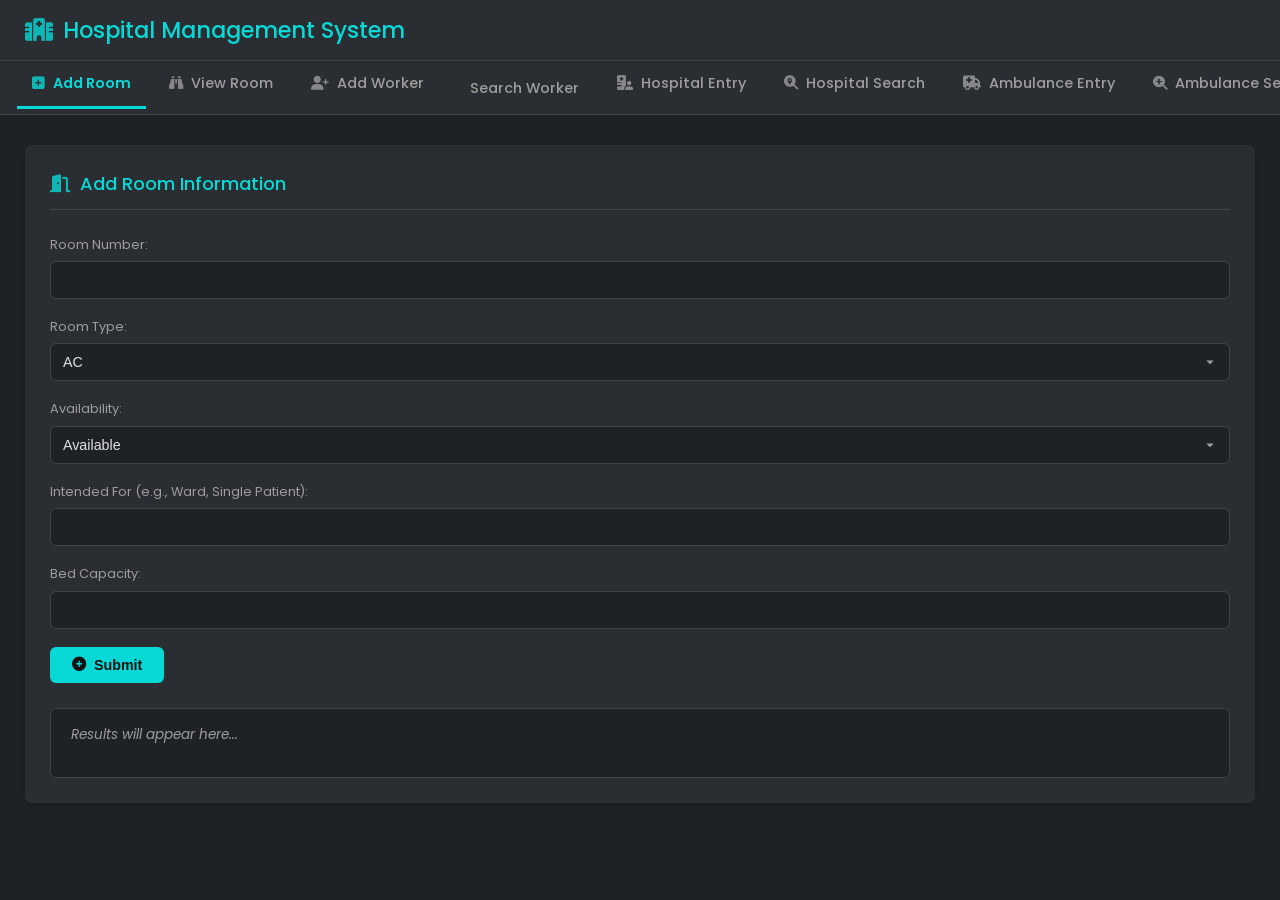
<file: Semi_4th/Project_Report/Temp/test5.html>
<!DOCTYPE html>
<html lang="en">
<head>
    <meta charset="UTF-8">
    <meta name="viewport" content="width=device-width, initial-scale=1.0">
    <title>MHMS - Tabbed Interface</title>
    <link rel="preconnect" href="https://fonts.googleapis.com">
    <link rel="preconnect" href="https://fonts.gstatic.com" crossorigin>
    <link href="https://fonts.googleapis.com/css2?family=Poppins:wght@300;400;500;600&display=swap" rel="stylesheet">
    <!-- Font Awesome for Icons (Optional but Recommended) -->
     <link rel="stylesheet" href="https://cdnjs.cloudflare.com/ajax/libs/font-awesome/6.4.0/css/all.min.css">
    <style>
        :root {
            --bg-color: #1e2125; /* Dark background */
            --surface-color: #2a2d31; /* Slightly lighter surface for cards */
            --primary-color: #08d9d6; /* Bright Teal */
            --primary-hover: #06b6b4;
            --text-color: #e0e0e0; /* Light text */
            --text-muted: #9e9e9e; /* Muted text/labels */
            --border-color: #40444a;
            --error-color: #ff6b6b;
            --success-color: #6bf19c; /* Lighter green for dark bg */
            --border-radius: 6px;
            --transition-speed: 0.2s ease-out;
        }

        * {
            box-sizing: border-box;
            margin: 0;
            padding: 0;
        }

        body {
            font-family: 'Poppins', sans-serif;
            background-color: var(--bg-color);
            color: var(--text-color);
            line-height: 1.6;
            font-size: 15px;
        }

        .app-container {
            display: flex;
            flex-direction: column;
            min-height: 100vh;
        }

        .app-header {
            background-color: var(--surface-color);
            padding: 12px 25px;
            border-bottom: 1px solid var(--border-color);
            box-shadow: 0 1px 3px rgba(0, 0, 0, 0.2);
            display: flex;
            align-items: center;
             z-index: 100; /* Keep on top */
             position: sticky; /* Make header sticky */
             top: 0;
        }
         .app-header h1 {
            font-size: 1.5em;
            font-weight: 500;
            color: var(--primary-color);
            margin: 0;
         }
         .app-header h1 i {
             margin-right: 10px;
             opacity: 0.8;
         }


        .tab-navigation {
            background-color: var(--surface-color);
            padding: 0 15px;
            border-bottom: 1px solid var(--border-color);
            overflow-x: auto; /* Allow horizontal scrolling for tabs */
            white-space: nowrap; /* Prevent tabs from wrapping */
            scrollbar-width: thin; /* Firefox scrollbar style */
            scrollbar-color: var(--primary-color) var(--border-color); /* Firefox */
            position: sticky; /* Stick below header */
            top: 58px; /* Height of header (adjust if header height changes) */
            z-index: 99;
        }
        /* Webkit scrollbar styling */
         .tab-navigation::-webkit-scrollbar { height: 5px; }
         .tab-navigation::-webkit-scrollbar-track { background: var(--border-color); border-radius: 3px; }
         .tab-navigation::-webkit-scrollbar-thumb { background-color: var(--primary-color); border-radius: 3px; }


        .tab-group {
            display: inline-block; /* Keep groups together */
            border-right: 1px solid var(--border-color);
            padding-right: 10px;
            margin-right: 10px;
        }
        .tab-group:last-child {
            border-right: none;
             margin-right: 0;
            padding-right: 0;
        }
        /* Hide group border on small screens if desired */
        /* @media (max-width: 768px) { .tab-group { border-right: none; margin-right: 0; } } */

        .tab-button {
            display: inline-flex; /* Use inline-flex for content alignment */
             align-items: center; /* Align icon and text vertically */
             gap: 8px; /* Space between icon and text */
            padding: 12px 15px; /* Adjust padding */
            margin: 0 2px;
            cursor: pointer;
            border: none;
            border-bottom: 3px solid transparent; /* Indicator line */
            background-color: transparent;
            color: var(--text-muted);
            font-family: inherit;
            font-size: 0.9rem;
            font-weight: 500;
            transition: color var(--transition-speed), border-color var(--transition-speed);
            white-space: nowrap; /* Prevent text wrapping within button */
        }

        .tab-button:hover {
            color: var(--text-color);
        }

        .tab-button.active {
            color: var(--primary-color);
            border-bottom-color: var(--primary-color);
            font-weight: 600;
        }
         .tab-button i { /* Icon style */
            font-size: 1em; /* Make icon slightly smaller than text */
             opacity: 0.8;
         }


        .tab-content {
            padding: 30px 25px; /* Add padding around the content cards */
            flex-grow: 1; /* Allow content to take remaining space */
             background-color: var(--bg-color); /* Ensure main background color */
        }

        .content-section { /* Replaces the old .card concept visually */
            background-color: var(--surface-color);
            border-radius: var(--border-radius);
            /* border: 1px solid var(--border-color); */ /* Optional: Add subtle border */
            padding: 25px;
            margin-bottom: 30px;
             box-shadow: 0 3px 6px rgba(0,0,0,0.1); /* Softer shadow */
        }
         /* Apply display none/block to the section itself */
         .content-section.hidden {
            display: none;
         }


        .content-section h3 {
            color: var(--primary-color);
            margin-bottom: 25px;
            font-size: 1.2em;
            font-weight: 500;
            padding-bottom: 10px;
            border-bottom: 1px solid var(--border-color);
            display: flex;
             align-items: center;
             gap: 10px;
        }
         .content-section h3 i {
             opacity: 0.8;
         }

        .form-group {
            margin-bottom: 18px;
        }

        .form-group label {
            display: block;
            margin-bottom: 6px;
            font-weight: 400; /* Lighter label weight */
            color: var(--text-muted);
            font-size: 0.85em;
        }

        .form-group input[type="text"],
        .form-group input[type="number"],
        .form-group input[type="email"],
        .form-group input[type="password"],
        .form-group select,
        .form-group textarea {
            width: 100%;
            padding: 10px 12px;
            border: 1px solid var(--border-color);
            background-color: var(--bg-color); /* Slightly darker input background */
            border-radius: var(--border-radius);
            font-size: 0.95em;
            color: var(--text-color);
            transition: border-color var(--transition-speed), box-shadow var(--transition-speed);
        }

        .form-group input:focus,
        .form-group select:focus,
        .form-group textarea:focus {
            border-color: var(--primary-color);
            box-shadow: 0 0 0 2px rgba(8, 217, 214, 0.3); /* Focus glow */
            outline: none;
        }

        /* Specific styles for select in dark mode */
         .form-group select {
             /* Add arrow style if needed, or rely on browser default */
             appearance: none; /* Remove default arrow */
             background-image: url('data:image/svg+xml;utf8,<svg fill="%239e9e9e" height="24" viewBox="0 0 24 24" width="24" xmlns="http://www.w3.org/2000/svg"><path d="M7 10l5 5 5-5z"/><path d="M0 0h24v24H0z" fill="none"/></svg>');
            background-repeat: no-repeat;
             background-position: right 10px center;
             background-size: 18px;
             padding-right: 35px; /* Make space for arrow */
        }

        .form-group textarea {
            min-height: 100px;
            resize: vertical;
        }

        .btn {
            padding: 10px 22px;
            background: var(--primary-color);
            color: #111; /* Darker text on bright button */
            border: none;
            border-radius: var(--border-radius);
            cursor: pointer;
            font-weight: 600; /* Bolder button text */
            font-size: 0.95em;
            transition: background-color var(--transition-speed), transform var(--transition-speed);
            display: inline-flex;
             align-items: center;
             gap: 8px;
        }
        .btn i {
             font-size: 1em;
        }

        .btn:hover {
            background: var(--primary-hover);
            transform: translateY(-1px);
        }
        .btn:active {
            transform: translateY(0px);
        }


        .result-box {
            margin-top: 25px;
            padding: 15px 20px;
            background: var(--bg-color); /* Slightly darker result box */
            border: 1px solid var(--border-color);
            border-radius: var(--border-radius);
            min-height: 70px;
            font-size: 0.9em;
            color: var(--text-muted);
        }
         .result-box:empty::before { /* Placeholder text */
            content: "Results will appear here...";
            color: var(--text-muted);
            font-style: italic;
         }
         /* Result message styling */
         .result-box p, .result-box div { margin-bottom: 8px; color: var(--text-color);}
         .result-box strong { color: var(--primary-color); font-weight: 500;}
         .result-box .message { padding: 10px; border-radius: 4px; margin-bottom: 0 !important;}
         .result-box .message.success { background-color: rgba(107, 241, 156, 0.1); border-left: 3px solid var(--success-color); color: var(--success-color); }
         .result-box .message.error { background-color: rgba(255, 107, 107, 0.1); border-left: 3px solid var(--error-color); color: var(--error-color); }

        /* Responsive Adjustments */
        @media (max-width: 768px) {
            .app-header h1 { font-size: 1.3em; }
            .tab-content { padding: 20px 15px; }
            .content-section { padding: 20px; }
            .content-section h3 { font-size: 1.1em; }
            .app-header { top: 0; } /* Header sticks */
            .tab-navigation { top: 53px; } /* Adjust sticky top for smaller header */
             .tab-button { padding: 10px 12px; font-size: 0.85rem; gap: 5px;}
            .tab-button i { font-size: 0.9em; }
        }
        @media (max-width: 480px) {
             .app-header { padding: 10px 15px; }
             .app-header h1 { font-size: 1.1em; }
            .tab-navigation { top: 47px; }
             .tab-content { padding: 15px 10px; }
            .btn { padding: 8px 15px; font-size: 0.9em; }
         }

    </style>
</head>
<body>
    <div class="app-container">
        <!-- Application Header -->
        <header class="app-header">
            <h1><i class="fas fa-hospital-alt"></i>Hospital Management System</h1>
            <!-- Optional: User profile/logout -->
        </header>

        <!-- Tab Navigation -->
        <nav class="tab-navigation">
             <!-- Grouping can be optional, removed for cleaner look here but structure kept in CSS -->
             <!-- Add Room/View -->
            <button class="tab-button" onclick="showTab('addRoom')" data-tab-id="addRoom"><i class="fas fa-plus-square"></i>Add Room</button>
            <button class="tab-button" onclick="showTab('viewRoom')" data-tab-id="viewRoom"><i class="fas fa-binoculars"></i>View Room</button>
             <!-- Worker Add/Search -->
             <button class="tab-button" onclick="showTab('addWorker')" data-tab-id="addWorker"><i class="fas fa-user-plus"></i>Add Worker</button>
             <button class="tab-button" onclick="showTab('searchWorker')" data-tab-id="searchWorker"><i class="fas fa-user-magnifying-glass"></i>Search Worker</button>
            <!-- Hospital -->
            <button class="tab-button" onclick="showTab('hospitalEntry')" data-tab-id="hospitalEntry"><i class="fas fa-hospital-user"></i>Hospital Entry</button>
            <button class="tab-button" onclick="showTab('hospitalSearch')" data-tab-id="hospitalSearch"><i class="fas fa-magnifying-glass-location"></i>Hospital Search</button>
             <!-- Ambulance -->
            <button class="tab-button" onclick="showTab('ambulanceEntry')" data-tab-id="ambulanceEntry"><i class="fas fa-truck-medical"></i>Ambulance Entry</button>
            <button class="tab-button" onclick="showTab('ambulanceSearch')" data-tab-id="ambulanceSearch"><i class="fas fa-search-plus"></i>Ambulance Search</button>
             <!-- Blood -->
            <button class="tab-button" onclick="showTab('bloodEntry')" data-tab-id="bloodEntry"><i class="fas fa-tint"></i>Blood Entry</button>
            <button class="tab-button" onclick="showTab('bloodSearch')" data-tab-id="bloodSearch"><i class="fas fa-search-location"></i>Blood Search</button>
             <!-- Doctor -->
            <button class="tab-button" onclick="showTab('doctorEntry')" data-tab-id="doctorEntry"><i class="fas fa-user-doctor"></i>Doctor Entry</button>
            <button class="tab-button" onclick="showTab('doctorSearch')" data-tab-id="doctorSearch"><i class="fas fa-stethoscope"></i>Doctor Search</button>
            <!-- Patient -->
             <button class="tab-button" onclick="showTab('patientSymptom')" data-tab-id="patientSymptom"><i class="fas fa-file-medical"></i>Patient Symptom</button>
            <button class="tab-button" onclick="showTab('doctorSearchPatient')" data-tab-id="doctorSearchPatient"><i class="fas fa-user-secret"></i>Doc: Find Patient</button>
            <button class="tab-button" onclick="showTab('patientPrescription')" data-tab-id="patientPrescription"><i class="fas fa-receipt"></i>Patient: My Rx</button>
             <!-- Doctor Actions -->
             <button class="tab-button" onclick="showTab('doctorPrescription')" data-tab-id="doctorPrescription"><i class="fas fa-file-prescription"></i>Doc: Add Rx</button>
             <!-- Other -->
            <button class="tab-button" onclick="showTab('medex')" data-tab-id="medex"><i class="fas fa-pills"></i>Medex Search</button>
        </nav>

        <!-- Main Content Area for Tabs -->
        <main class="tab-content">

             <!-- Sections moved here, use 'content-section' class -->
             <!-- IMPORTANT: Each section now has 'content-section' and 'hidden' classes -->

             <!-- Add Room Section -->
            <div id="addRoom" class="content-section hidden">
                <h3><i class="fas fa-door-open"></i> Add Room Information</h3>
                 <!-- Form groups remain the same -->
                <div class="form-group">
                    <label for="roomNumber">Room Number:</label>
                    <input type="text" id="roomNumber">
                </div>
                <div class="form-group">
                    <label for="roomType">Room Type:</label>
                    <select id="roomType">
                        <option value="AC">AC</option>
                        <option value="Non-AC">Non-AC</option>
                         <option value="ICU">ICU</option>
                         <option value="Cabin">Cabin</option>
                    </select>
                </div>
                <div class="form-group">
                    <label for="roomAvailability">Availability:</label>
                    <select id="roomAvailability">
                        <option value="Available">Available</option>
                        <option value="Occupied">Occupied</option>
                         <option value="Maintenance">Maintenance</option>
                    </select>
                </div>
                <div class="form-group">
                    <label for="roomFor">Intended For (e.g., Ward, Single Patient):</label>
                    <input type="text" id="roomFor">
                </div>
                <div class="form-group">
                    <label for="roomCapacity">Bed Capacity:</label>
                    <input type="number" id="roomCapacity">
                </div>
                <button class="btn" onclick="addRoom()"><i class="fas fa-plus-circle"></i> Submit</button>
                <div class="result-box" id="roomResult"></div>
            </div>

            <!-- View Room Section -->
            <div id="viewRoom" class="content-section hidden">
                <h3><i class="fas fa-binoculars"></i> View Room Information</h3>
                 <div class="form-group">
                    <label for="searchRoomNumber">Room Number:</label>
                    <input type="text" id="searchRoomNumber">
                </div>
                <button class="btn" onclick="viewRoom()"><i class="fas fa-search"></i> Search</button>
                <div class="result-box" id="viewRoomResult"></div>
            </div>

            <!-- Add Worker Section -->
            <div id="addWorker" class="content-section hidden">
                <h3><i class="fas fa-user-plus"></i> Add Worker Information</h3>
                 <div class="form-group">
                    <label for="workerId">Worker ID:</label>
                    <input type="text" id="workerId">
                </div>
                <div class="form-group">
                    <label for="workerName">Name:</label>
                    <input type="text" id="workerName">
                </div>
                <div class="form-group">
                    <label for="jobTitle">Job Title:</label>
                    <input type="text" id="jobTitle">
                </div>
                <div class="form-group">
                    <label for="workingHours">Working Hours:</label>
                    <input type="text" id="workingHours">
                </div>
                <div class="form-group">
                    <label for="specialization">Specialization (if doctor):</label>
                    <input type="text" id="specialization">
                </div>
                <div class="form-group">
                    <label for="contactNumber">Contact Number:</label>
                    <input type="text" id="contactNumber">
                </div>
                <button class="btn" onclick="addWorker()"><i class="fas fa-plus-circle"></i> Submit</button>
                <div class="result-box" id="workerResult"></div>
            </div>

             <!-- Search Worker Section -->
            <div id="searchWorker" class="content-section hidden">
                <h3><i class="fas fa-user-magnifying-glass"></i> Search Worker</h3>
                 <div class="form-group">
                    <label for="searchWorkerId">Worker ID:</label>
                    <input type="text" id="searchWorkerId">
                </div>
                <button class="btn" onclick="searchWorker()"><i class="fas fa-search"></i> Search</button>
                <div class="result-box" id="searchWorkerResult"></div>
            </div>

             <!-- Hospital Entry -->
            <div id="hospitalEntry" class="content-section hidden">
                <h3><i class="fas fa-hospital-user"></i> Hospital Data Entry</h3>
                 <div class="form-group">
                    <label for="hospitalName">Name:</label>
                    <input type="text" id="hospitalName">
                </div>
                <div class="form-group">
                    <label for="hospitalLocation">Location:</label>
                    <input type="text" id="hospitalLocation">
                </div>
                <div class="form-group">
                    <label for="hospitalContact">Contact:</label>
                    <input type="text" id="hospitalContact">
                </div>
                <div class="form-group">
                    <label for="hospitalAvailability">Availability:</label>
                    <select id="hospitalAvailability">
                        <option value="Available">Available</option>
                         <option value="Emergency Only">Emergency Only</option>
                         <option value="Full Capacity">Full Capacity</option>
                         <option value="Closed">Closed</option>
                    </select>
                </div>
                <button class="btn" onclick="addHospital()"><i class="fas fa-plus-circle"></i> Submit</button>
                <div class="result-box" id="hospitalEntryResult"></div>
            </div>

             <!-- Hospital Search -->
            <div id="hospitalSearch" class="content-section hidden">
                <h3><i class="fas fa-magnifying-glass-location"></i> Search Hospital</h3>
                 <div class="form-group">
                    <label for="searchHospitalLocation">Location or Name:</label>
                    <input type="text" id="searchHospitalLocation">
                </div>
                <button class="btn" onclick="searchHospital()"><i class="fas fa-search"></i> Search</button>
                <div class="result-box" id="hospitalSearchResult"></div>
            </div>

             <!-- Ambulance Entry -->
            <div id="ambulanceEntry" class="content-section hidden">
                <h3><i class="fas fa-truck-medical"></i> Ambulance Entry</h3>
                 <div class="form-group">
                    <label for="ambulanceName">Provider/Service Name:</label>
                    <input type="text" id="ambulanceName">
                </div>
                <div class="form-group">
                    <label for="driverName">Driver Name (Optional):</label>
                    <input type="text" id="driverName">
                </div>
                <div class="form-group">
                    <label for="ambulanceContact">Contact Number:</label>
                    <input type="text" id="ambulanceContact">
                </div>
                <div class="form-group">
                    <label for="ambulanceLocation">Current Location / Base:</label>
                    <input type="text" id="ambulanceLocation">
                </div>
                <div class="form-group">
                    <label for="ambulanceAvailability">Availability Status:</label>
                    <select id="ambulanceAvailability">
                        <option value="Available">Available</option>
                        <option value="On Duty">On Duty</option>
                         <option value="Unavailable">Unavailable</option>
                    </select>
                </div>
                <div class="form-group">
                    <label for="ambulanceStatus">Type (AC/Non-AC, BLS/ALS):</label>
                    <input type="text" id="ambulanceStatus">
                </div>
                <button class="btn" onclick="addAmbulance()"><i class="fas fa-plus-circle"></i> Submit</button>
                <div class="result-box" id="ambulanceEntryResult"></div>
            </div>

             <!-- Ambulance Search -->
            <div id="ambulanceSearch" class="content-section hidden">
                <h3><i class="fas fa-search-plus"></i> Search Ambulance</h3>
                 <div class="form-group">
                    <label for="searchAmbulanceLocation">Location:</label>
                    <input type="text" id="searchAmbulanceLocation">
                </div>
                <button class="btn" onclick="searchAmbulance()"><i class="fas fa-search"></i> Search</button>
                <div class="result-box" id="ambulanceSearchResult"></div>
            </div>

            <!-- Blood Entry -->
            <div id="bloodEntry" class="content-section hidden">
                 <h3><i class="fas fa-tint"></i> Blood Bank Entry</h3>
                 <div class="form-group">
                    <label for="bloodGroup">Blood Group:</label>
                    <select id="bloodGroup">
                        <option value="A+">A+</option> <option value="A-">A-</option>
                        <option value="B+">B+</option> <option value="B-">B-</option>
                        <option value="AB+">AB+</option> <option value="AB-">AB-</option>
                        <option value="O+">O+</option> <option value="O-">O-</option>
                    </select>
                </div>
                <div class="form-group">
                    <label for="bloodBankName">Bank Name/Hospital:</label>
                    <input type="text" id="bloodBankName">
                </div>
                <div class="form-group">
                    <label for="bloodContact">Contact:</label>
                    <input type="text" id="bloodContact">
                </div>
                <div class="form-group">
                    <label for="bloodLocation">Location:</label>
                    <input type="text" id="bloodLocation">
                </div>
                <div class="form-group">
                    <label for="bloodAvailability">Stock Level:</label>
                    <select id="bloodAvailability">
                        <option value="Available">Available</option>
                         <option value="Low Stock">Low Stock</option>
                        <option value="Unavailable">Unavailable</option>
                    </select>
                </div>
                 <div class="form-group">
                     <label for="bloodUnits">Units Available (Optional):</label>
                     <input type="number" id="bloodUnits"> <!-- Changed ID slightly -->
                 </div>
                <button class="btn" onclick="addBlood()"><i class="fas fa-plus-circle"></i> Submit</button>
                <div class="result-box" id="bloodEntryResult"></div>
            </div>

            <!-- Blood Search -->
            <div id="bloodSearch" class="content-section hidden">
                 <h3><i class="fas fa-search-location"></i> Search Blood</h3>
                 <div class="form-group">
                     <label for="searchBloodLocation">Location or Bank Name:</label>
                    <input type="text" id="searchBloodLocation">
                 </div>
                <div class="form-group">
                     <label for="searchBloodGroup">Blood Group (Optional):</label>
                     <select id="searchBloodGroup">
                         <option value="">Any</option>
                         <option value="A+">A+</option><option value="A-">A-</option>
                         <option value="B+">B+</option><option value="B-">B-</option>
                         <option value="AB+">AB+</option><option value="AB-">AB-</option>
                         <option value="O+">O+</option><option value="O-">O-</option>
                     </select>
                 </div>
                <button class="btn" onclick="searchBlood()"><i class="fas fa-search"></i> Search</button>
                <div class="result-box" id="bloodSearchResult"></div>
            </div>

            <!-- Doctor Entry -->
            <div id="doctorEntry" class="content-section hidden">
                <h3><i class="fas fa-user-doctor"></i> Doctor Entry</h3>
                 <div class="form-group">
                    <label for="doctorName">Name:</label>
                    <input type="text" id="doctorName">
                </div>
                <div class="form-group">
                    <label for="doctorSpecialization">Specialization:</label>
                    <input type="text" id="doctorSpecialization">
                </div>
                <div class="form-group">
                    <label for="doctorContact">Contact:</label>
                    <input type="text" id="doctorContact">
                </div>
                <div class="form-group">
                    <label for="doctorLocation">Clinic/Hospital Location:</label>
                    <input type="text" id="doctorLocation">
                </div>
                <div class="form-group">
                     <label for="doctorAvailabilityText">Availability / Schedule:</label> <!-- Changed ID to avoid conflict if select used -->
                     <input type="text" id="doctorAvailabilityText">
                </div>
                <div class="form-group">
                    <label for="doctorFees">Fees (Approx):</label>
                    <input type="number" id="doctorFees">
                </div>
                 <div class="form-group">
                     <label for="doctorStatusText">Status/Notes (e.g., New patients welcome):</label> <!-- Changed ID -->
                    <input type="text" id="doctorStatusText">
                </div>
                <button class="btn" onclick="addDoctor()"><i class="fas fa-plus-circle"></i> Submit</button>
                <div class="result-box" id="doctorEntryResult"></div>
            </div>

            <!-- Doctor Search -->
            <div id="doctorSearch" class="content-section hidden">
                <h3><i class="fas fa-stethoscope"></i> Search Doctor</h3>
                 <div class="form-group">
                     <label for="searchDoctorLocation">Location or Name:</label>
                    <input type="text" id="searchDoctorLocation">
                </div>
                <div class="form-group">
                    <label for="searchDoctorSpecialization">Specialization (Optional):</label>
                    <input type="text" id="searchDoctorSpecialization">
                </div>
                <button class="btn" onclick="searchDoctor()"><i class="fas fa-search"></i> Search</button>
                <div class="result-box" id="doctorSearchResult"></div>
            </div>

             <!-- Patient Symptom -->
            <div id="patientSymptom" class="content-section hidden">
                <h3><i class="fas fa-file-medical"></i> Patient Symptom Report</h3>
                 <div class="form-group">
                     <label for="patientId">Patient ID (Auto-generated if blank):</label>
                    <input type="text" id="patientId">
                </div>
                <div class="form-group">
                    <label for="patientName">Name:</label>
                    <input type="text" id="patientName">
                </div>
                <div class="form-group">
                    <label for="patientAge">Age:</label>
                    <input type="number" id="patientAge">
                </div>
                 <div class="form-group">
                     <label for="patientGender">Gender:</label>
                     <select id="patientGender">
                         <option value="Male">Male</option>
                         <option value="Female">Female</option>
                         <option value="Other">Other</option>
                         <option value="Prefer not to say">Prefer not to say</option>
                     </select>
                 </div>
                <div class="form-group">
                    <label for="patientSymptomText">Symptom(s):</label> <!-- Changed ID -->
                     <textarea id="patientSymptomText"></textarea>
                </div>
                <button class="btn" onclick="reportSymptom()"><i class="fas fa-paper-plane"></i> Submit</button>
                <div class="result-box" id="symptomResult"></div>
            </div>

            <!-- Doctor Search Patient -->
            <div id="doctorSearchPatient" class="content-section hidden">
                <h3><i class="fas fa-user-secret"></i> Doctor: Search Patient</h3>
                 <div class="form-group">
                     <label for="doctorSearchPatientId">Patient ID:</label>
                    <input type="text" id="doctorSearchPatientId">
                </div>
                <button class="btn" onclick="doctorSearchPatient()"><i class="fas fa-search"></i> Search</button>
                <div class="result-box" id="doctorSearchPatientResult"></div>
            </div>

             <!-- Doctor Prescription -->
            <div id="doctorPrescription" class="content-section hidden">
                <h3><i class="fas fa-file-prescription"></i> Doctor: Add Prescription</h3>
                 <div class="form-group">
                    <label for="prescriptionPatientId">Patient ID:</label>
                    <input type="text" id="prescriptionPatientId">
                </div>
                <div class="form-group">
                    <label for="medicineName">Medicine Name:</label>
                    <input type="text" id="medicineName">
                </div>
                 <div class="form-group">
                    <label for="medicineDose">Dosage:</label>
                    <input type="text" id="medicineDose">
                </div>
                 <div class="form-group">
                     <label for="medicineTime">Timing / Frequency:</label>
                    <input type="text" id="medicineTime">
                </div>
                 <div class="form-group">
                    <label for="medicineDays">Duration:</label>
                    <input type="text" id="medicineDays">
                </div>
                <div class="form-group">
                     <label for="medicineNotes">Notes (e.g., Before/After Food):</label> <!-- Changed ID -->
                     <textarea id="medicineNotes"></textarea>
                </div>
                <button class="btn" onclick="addPrescription()"><i class="fas fa-save"></i> Save Prescription</button>
                <div class="result-box" id="prescriptionResult"></div>
            </div>

             <!-- Patient Prescription -->
            <div id="patientPrescription" class="content-section hidden">
                <h3><i class="fas fa-receipt"></i> Patient: View My Prescription</h3>
                 <div class="form-group">
                    <label for="patientPrescriptionId">Your Patient ID:</label>
                    <input type="text" id="patientPrescriptionId">
                </div>
                <button class="btn" onclick="viewPrescription()"><i class="fas fa-eye"></i> View</button>
                <div class="result-box" id="patientPrescriptionResult"></div>
            </div>

             <!-- Medex Redirect -->
            <div id="medex" class="content-section hidden">
                <h3><i class="fas fa-pills"></i> Search Medicine Info (Medex)</h3>
                 <p style="color: var(--text-muted); margin-bottom: 15px;">Redirects to Medex Bangladesh for detailed drug information.</p>
                 <div class="form-group">
                    <label for="medicineRedirect">Medicine Name:</label>
                    <input type="text" id="medicineRedirect">
                </div>
                <button class="btn" onclick="redirectMedex()"><i class="fas fa-external-link-alt"></i> Search on Medex</button>
                <div class="result-box" id="medexResult"></div>
            </div>

        </main> <!-- End Tab Content -->
    </div> <!-- End App Container -->

    <script>
        // --- JAVASCRIPT LOGIC (SHOULD BE NEARLY IDENTICAL) ---

         // Data storage (Use a single object for simplicity)
         const db = {
            rooms: [],
            workers: [],
            hospitals: [],
            ambulances: [],
            bloodBanks: [],
            doctors: [],
            patients: [],
            prescriptions: []
        };


        // Tab switching function
        function showTab(sectionId) {
            // Hide all content sections
             document.querySelectorAll('.tab-content .content-section').forEach(section => section.classList.add('hidden'));

             // Show the selected section
             const activeSection = document.getElementById(sectionId);
             if(activeSection) {
                 activeSection.classList.remove('hidden');
                  // Clear previous results when switching tabs
                 const resultBox = activeSection.querySelector('.result-box');
                 if (resultBox) resultBox.innerHTML = '';
            } else {
                 console.error("Section not found:", sectionId);
                 return;
            }

             // Update active state for tab buttons
            document.querySelectorAll('.tab-navigation .tab-button').forEach(button => {
                if (button.getAttribute('onclick') === `showTab('${sectionId}')` || button.dataset.tabId === sectionId) {
                    button.classList.add('active');
                } else {
                    button.classList.remove('active');
                }
            });
        }

         // Display results utility (can be enhanced like before)
        function displayResult(elementId, message, isSuccess = true) {
            const resultDiv = document.getElementById(elementId);
            if (!resultDiv) return;

            const messageClass = isSuccess ? 'success' : 'error';

            // Basic formatting - Adapt based on desired look
             if (typeof message === 'object') {
                let html = '';
                for (const key in message) {
                     const formattedKey = key.charAt(0).toUpperCase() + key.slice(1).replace(/([A-Z])/g, ' $1');
                     html += `<p><strong>${formattedKey}:</strong> ${message[key] || 'N/A'}</p>`;
                 }
                 resultDiv.innerHTML = html; // Display as paragraphs
             } else {
                resultDiv.innerHTML = `<div class="message ${messageClass}">${message}</div>`; // Display success/error with specific class
            }
        }

        // Helper to display list results (e.g., searches)
         function displayListResult(elementId, dataArray, fieldsToShow, messageIfEmpty = "No records found.") {
            const resultDiv = document.getElementById(elementId);
            if (!resultDiv) return;

            if (!dataArray || dataArray.length === 0) {
                displayResult(elementId, messageIfEmpty, false); // Show error message if empty
                return;
            }

            let html = '';
            dataArray.forEach(item => {
                 html += '<div style="border-bottom: 1px solid var(--border-color); padding-bottom: 10px; margin-bottom: 10px;">';
                fieldsToShow.forEach(fieldInfo => {
                    let key, label;
                     if (typeof fieldInfo === 'object') {
                         key = Object.keys(fieldInfo)[0];
                         label = Object.values(fieldInfo)[0];
                     } else {
                         key = fieldInfo;
                         label = key.charAt(0).toUpperCase() + key.slice(1).replace(/([A-Z])/g, ' $1');
                     }

                     let value = item[key] || 'N/A';
                     // Example formatting
                     if (key === 'fees' && value !== 'N/A') value = `~ ${value} Tk`;
                     if (key === 'availability' && item.units && key === 'availability') { // Combine blood units/availability
                         value += ` (${item.units} Units)`;
                     }

                    html += `<p><strong style="min-width: 120px; display: inline-block;">${label}:</strong> ${value}</p>`;
                 });
                 html += '</div>';
            });
             // Remove last border
            if(html) {
                const lastDivEnd = html.lastIndexOf('</div>');
                const lastBorder = html.lastIndexOf('border-bottom: 1px solid var(--border-color);');
                if(lastDivEnd > lastBorder && lastBorder > -1) {
                    html = html.substring(0, lastBorder) + html.substring(lastBorder + 'border-bottom: 1px solid var(--border-color);'.length);
                    const lastPadding = html.lastIndexOf('padding-bottom: 10px;');
                    html = html.substring(0, lastPadding) + html.substring(lastPadding + 'padding-bottom: 10px;'.length);
                 }
            }
            resultDiv.innerHTML = html;
         }

         // Simple Validation Helper
         function validateRequired(fields, sectionId) {
            for (const fieldId in fields) {
                 const input = document.getElementById(fieldId);
                 if (!input || !input.value.trim()) {
                    displayResult(`${sectionId}Result`, `${fields[fieldId]} is required.`, false);
                    input?.focus();
                    return false;
                 }
            }
            return true;
        }

         // Clear Form Helper
         function clearForm(sectionId) {
             const form = document.getElementById(sectionId);
             if (form) {
                 form.querySelectorAll('input[type="text"], input[type="number"], input[type="email"], textarea').forEach(el => el.value = '');
                 form.querySelectorAll('select').forEach(el => el.selectedIndex = 0);
             }
         }


        // --- CORE FUNCTIONALITY (Functions like addRoom, viewRoom, etc.) ---
         // These functions remain largely the same logically,
         // but use the 'db' object and the updated display functions.
         // IDs for form elements might need slight adjustments if changed above (e.g., patientSymptomText).

        // Example: Add Room adaptation
        function addRoom() {
             if (!validateRequired({ roomNumber: 'Room Number', roomCapacity: 'Capacity' }, 'room')) return;
             const roomData = {
                 number: document.getElementById('roomNumber').value,
                 type: document.getElementById('roomType').value,
                 availability: document.getElementById('roomAvailability').value,
                 roomFor: document.getElementById('roomFor').value || 'General',
                 capacity: document.getElementById('roomCapacity').value
            };
            db.rooms.push(roomData);
             displayResult('roomResult', `Room ${roomData.number} added successfully!`, true);
             clearForm('addRoom');
             console.log("Rooms DB:", db.rooms); // For debugging
         }

        // Example: View Room adaptation
        function viewRoom() {
             if (!validateRequired({ searchRoomNumber: 'Room Number' }, 'viewRoom')) return;
             const searchNumber = document.getElementById('searchRoomNumber').value;
             const room = db.rooms.find(r => r.number === searchNumber);
            if (room) {
                displayResult('viewRoomResult', {
                     Number: room.number,
                     Type: room.type,
                     Availability: room.availability,
                     'Intended For': room.roomFor,
                     Capacity: `${room.capacity} Bed(s)`
                 }, true); // Treat object display as success for styling
            } else {
                displayResult('viewRoomResult', `Room number "${searchNumber}" not found.`, false);
            }
        }

        // ... include all other functions (addWorker, searchWorker, addHospital, ...)
        // Make sure to update element IDs if they were changed in the HTML section (e.g., patientSymptomText)
         // Update displayResult calls and use displayListResult for searches.

         // ---- START OF OTHER FUNCTIONS (Adapt similarly) ----

         function addWorker() {
             if (!validateRequired({ workerId: 'Worker ID', workerName: 'Name', jobTitle: 'Job Title' }, 'worker')) return;
             const workerData = {
                 id: document.getElementById('workerId').value,
                 name: document.getElementById('workerName').value,
                 jobTitle: document.getElementById('jobTitle').value,
                 workingHours: document.getElementById('workingHours').value,
                 specialization: document.getElementById('specialization').value || 'N/A',
                 contact: document.getElementById('contactNumber').value
             };
             db.workers.push(workerData);
             displayResult('workerResult', `Worker ${workerData.name} (ID: ${workerData.id}) added.`, true);
             clearForm('addWorker');
         }

         function searchWorker() {
             if (!validateRequired({ searchWorkerId: 'Worker ID' }, 'searchWorker')) return;
             const searchId = document.getElementById('searchWorkerId').value;
             const worker = db.workers.find(w => w.id === searchId);
             if (worker) {
                 displayResult('searchWorkerResult', {
                     ID: worker.id, Name: worker.name, 'Job Title': worker.jobTitle,
                     'Hours': worker.workingHours, Specialization: worker.specialization, Contact: worker.contact
                 }, true);
             } else {
                 displayResult('searchWorkerResult', `Worker ID "${searchId}" not found.`, false);
             }
         }

         function addHospital() {
            if (!validateRequired({ hospitalName: 'Name', hospitalLocation: 'Location', hospitalContact: 'Contact'}, 'hospitalEntry')) return;
             const hospitalData = {
                 name: document.getElementById('hospitalName').value,
                 location: document.getElementById('hospitalLocation').value,
                 contact: document.getElementById('hospitalContact').value,
                 availability: document.getElementById('hospitalAvailability').value
            };
             db.hospitals.push(hospitalData);
             displayResult('hospitalEntryResult', `Hospital "${hospitalData.name}" added.`, true);
            clearForm('hospitalEntry');
         }

        function searchHospital() {
            if (!validateRequired({ searchHospitalLocation: 'Location or Name'}, 'hospitalSearch')) return;
            const searchTerm = document.getElementById('searchHospitalLocation').value.toLowerCase();
             const filtered = db.hospitals.filter(h =>
                 h.location.toLowerCase().includes(searchTerm) ||
                 h.name.toLowerCase().includes(searchTerm)
             );
            displayListResult('hospitalSearchResult', filtered, ['name', 'location', 'contact', 'availability'], "No hospitals found.");
        }

        function addAmbulance() {
             if (!validateRequired({ ambulanceName: 'Provider Name', ambulanceContact: 'Contact', ambulanceLocation: 'Location'}, 'ambulanceEntry')) return;
             const ambulanceData = {
                name: document.getElementById('ambulanceName').value,
                driver: document.getElementById('driverName').value || 'N/A',
                contact: document.getElementById('ambulanceContact').value,
                 location: document.getElementById('ambulanceLocation').value,
                 availability: document.getElementById('ambulanceAvailability').value,
                status: document.getElementById('ambulanceStatus').value || 'N/A'
            };
            db.ambulances.push(ambulanceData);
             displayResult('ambulanceEntryResult', `Ambulance service "${ambulanceData.name}" added.`, true);
             clearForm('ambulanceEntry');
        }

        function searchAmbulance() {
            if (!validateRequired({ searchAmbulanceLocation: 'Location'}, 'ambulanceSearch')) return;
             const location = document.getElementById('searchAmbulanceLocation').value.toLowerCase();
            const filtered = db.ambulances.filter(a => a.location.toLowerCase().includes(location));
            displayListResult('ambulanceSearchResult', filtered, [{name:'Provider'}, 'driver', 'contact', 'location', 'availability', {status:'Type'}], "No ambulances found.");
        }

         function addBlood() {
             if (!validateRequired({ bloodBankName: 'Bank Name', bloodContact: 'Contact', bloodLocation: 'Location'}, 'bloodEntry')) return;
            const bloodData = {
                 bankName: document.getElementById('bloodBankName').value,
                 group: document.getElementById('bloodGroup').value,
                units: document.getElementById('bloodUnits').value || 'N/A', // Changed ID used here
                contact: document.getElementById('bloodContact').value,
                 location: document.getElementById('bloodLocation').value,
                 availability: document.getElementById('bloodAvailability').value
             };
             db.bloodBanks.push(bloodData);
             displayResult('bloodEntryResult', `Blood info for ${bloodData.group} at ${bloodData.bankName} added.`, true);
             clearForm('bloodEntry');
         }

         function searchBlood() {
             if (!validateRequired({ searchBloodLocation: 'Location or Bank Name'}, 'bloodSearch')) return;
             const searchTerm = document.getElementById('searchBloodLocation').value.toLowerCase();
            const group = document.getElementById('searchBloodGroup').value;
            const filtered = db.bloodBanks.filter(b =>
                 (b.location.toLowerCase().includes(searchTerm) || b.bankName.toLowerCase().includes(searchTerm)) &&
                 (!group || b.group === group)
            );
            // Show units combined with availability
            displayListResult('bloodSearchResult', filtered, [{bankName: 'Bank/Hospital'}, 'group', 'contact', 'location', 'availability'], "No blood banks found.");
        }

        function addDoctor() {
             if (!validateRequired({ doctorName: 'Name', doctorSpecialization: 'Specialization', doctorContact: 'Contact', doctorLocation: 'Location'}, 'doctorEntry')) return;
             const doctorData = {
                 name: document.getElementById('doctorName').value,
                specialization: document.getElementById('doctorSpecialization').value,
                 contact: document.getElementById('doctorContact').value,
                 location: document.getElementById('doctorLocation').value,
                 availability: document.getElementById('doctorAvailabilityText').value || 'N/A', // Changed ID
                 fees: document.getElementById('doctorFees').value || 'N/A',
                status: document.getElementById('doctorStatusText').value || 'N/A' // Changed ID
             };
             db.doctors.push(doctorData);
             displayResult('doctorEntryResult', `Dr. ${doctorData.name} added.`, true);
             clearForm('doctorEntry');
        }

         function searchDoctor() {
            if (!validateRequired({ searchDoctorLocation: 'Location or Name'}, 'doctorSearch')) return;
             const searchTerm = document.getElementById('searchDoctorLocation').value.toLowerCase();
             const specialization = document.getElementById('searchDoctorSpecialization').value.toLowerCase();
             const filtered = db.doctors.filter(d =>
                (d.location.toLowerCase().includes(searchTerm) || d.name.toLowerCase().includes(searchTerm)) &&
                 (!specialization || d.specialization.toLowerCase().includes(specialization))
             );
             displayListResult('doctorSearchResult', filtered, ['name', 'specialization', 'location', {availability: 'Schedule'}, 'contact', 'fees', {status: 'Info'}], "No doctors found.");
        }

        function reportSymptom() {
            let patientId = document.getElementById('patientId').value.trim();
             if (!patientId) {
                 patientId = 'PAT' + Date.now().toString().slice(-6);
                 document.getElementById('patientId').value = patientId;
             }

            if (!validateRequired({ patientName: 'Name', patientSymptomText: 'Symptoms' }, 'patientSymptom')) return;

             const patientData = {
                id: patientId,
                 name: document.getElementById('patientName').value,
                 age: document.getElementById('patientAge').value,
                gender: document.getElementById('patientGender').value,
                symptom: document.getElementById('patientSymptomText').value, // Changed ID
                timestamp: new Date().toLocaleString()
             };

            const existingPatientIndex = db.patients.findIndex(p => p.id === patientData.id);
             if (existingPatientIndex > -1) {
                 db.patients[existingPatientIndex].symptom += "\n\nUpdate (" + patientData.timestamp + "):\n" + patientData.symptom;
                 db.patients[existingPatientIndex].timestamp = patientData.timestamp;
                 displayResult('symptomResult', `Symptoms updated for Patient ID: ${patientData.id}.`, true);
             } else {
                 db.patients.push(patientData);
                 displayResult('symptomResult', `Symptom report submitted successfully! Patient ID is: ${patientData.id}`, true);
             }
             // Optionally clear parts of the form but leave ID
             // clearForm('patientSymptom');
         }

        function doctorSearchPatient() {
             if (!validateRequired({ doctorSearchPatientId: 'Patient ID' }, 'doctorSearchPatient')) return;
            const patientId = document.getElementById('doctorSearchPatientId').value;
            const patient = db.patients.find(p => p.id === patientId);
             if (patient) {
                 displayResult('doctorSearchPatientResult', {
                     ID: patient.id, Name: patient.name, Age: patient.age || 'N/A',
                     Gender: patient.gender, Symptoms: patient.symptom, 'Last Reported': patient.timestamp
                 }, true);
            } else {
                displayResult('doctorSearchPatientResult', `Patient ID "${patientId}" not found.`, false);
             }
        }

        function addPrescription() {
            if (!validateRequired({ prescriptionPatientId: 'Patient ID', medicineName: 'Medicine', medicineTime: 'Timing', medicineDays: 'Duration' }, 'doctorPrescription')) return;
             const patientId = document.getElementById('prescriptionPatientId').value;
             const patientExists = db.patients.some(p => p.id === patientId);
            if (!patientExists) {
                 displayResult('prescriptionResult', `Patient ID ${patientId} not found. Verify ID or add patient data.`, false);
                 return;
            }

             const prescriptionData = {
                p_id: Date.now(), patientId: patientId,
                medicine: document.getElementById('medicineName').value,
                 dose: document.getElementById('medicineDose').value || 'N/A',
                 time: document.getElementById('medicineTime').value,
                 days: document.getElementById('medicineDays').value,
                notes: document.getElementById('medicineNotes').value || 'N/A', // Changed ID
                prescribedDate: new Date().toLocaleDateString()
             };
            db.prescriptions.push(prescriptionData);
             displayResult('prescriptionResult', 'Prescription saved successfully!', true);
             clearForm('doctorPrescription');
        }

         function viewPrescription() {
             if (!validateRequired({ patientPrescriptionId: 'Patient ID' }, 'patientPrescription')) return;
            const patientId = document.getElementById('patientPrescriptionId').value;
             const patient = db.patients.find(p => p.id === patientId);
            const patientPrescriptions = db.prescriptions.filter(p => p.patientId === patientId).sort((a, b) => b.p_id - a.p_id); // Newest first

             if (!patient) {
                 displayResult('patientPrescriptionResult', `Patient ID "${patientId}" not found.`, false);
                 return;
             }
             if (patientPrescriptions.length === 0) {
                displayResult('patientPrescriptionResult', `No prescriptions found for Patient ID: ${patientId}`, false);
                 return;
            }

             let html = `<div style="margin-bottom: 15px;">
                             <p><strong>Patient ID:</strong> ${patient.id}</p>
                             <p><strong>Name:</strong> ${patient.name}</p>
                             <p><strong>Age:</strong> ${patient.age || 'N/A'}</p>
                         </div>
                         <h4 style="margin-bottom: 10px; color: var(--primary-color);">Prescriptions:</h4>
                     `;

            patientPrescriptions.forEach(pres => {
                html += `
                     <div style="border-left: 3px solid var(--primary-color); padding-left: 15px; margin-bottom: 15px;">
                         <p><strong>Date:</strong> ${pres.prescribedDate}</p>
                         <p><strong>Medicine:</strong> ${pres.medicine}</p>
                        <p><strong>Dosage:</strong> ${pres.dose}</p>
                         <p><strong>Timing:</strong> ${pres.time}</p>
                        <p><strong>Duration:</strong> ${pres.days}</p>
                        <p><strong>Notes:</strong> ${pres.notes}</p>
                     </div>
                 `;
            });
            // Use displayResult to show raw HTML
             const resultDiv = document.getElementById('patientPrescriptionResult');
             if(resultDiv) resultDiv.innerHTML = html; // Directly insert HTML
         }

        function redirectMedex() {
            const medicine = document.getElementById('medicineRedirect').value.trim();
            if (!medicine) {
                displayResult('medexResult', 'Please enter a medicine name.', false);
                return;
            }
             displayResult('medexResult', `Redirecting to Medex for "${medicine}"...`, true);
             setTimeout(() => {
                 window.open(`https://medex.com.bd/brands/search?name=${encodeURIComponent(medicine)}`, '_blank');
             }, 500);
         }

         // ---- END OF OTHER FUNCTIONS ----

        // Initial setup: Show the first tab on load
        document.addEventListener('DOMContentLoaded', () => {
            showTab('addRoom');
        });

    </script>

</body>
</html>
</file>
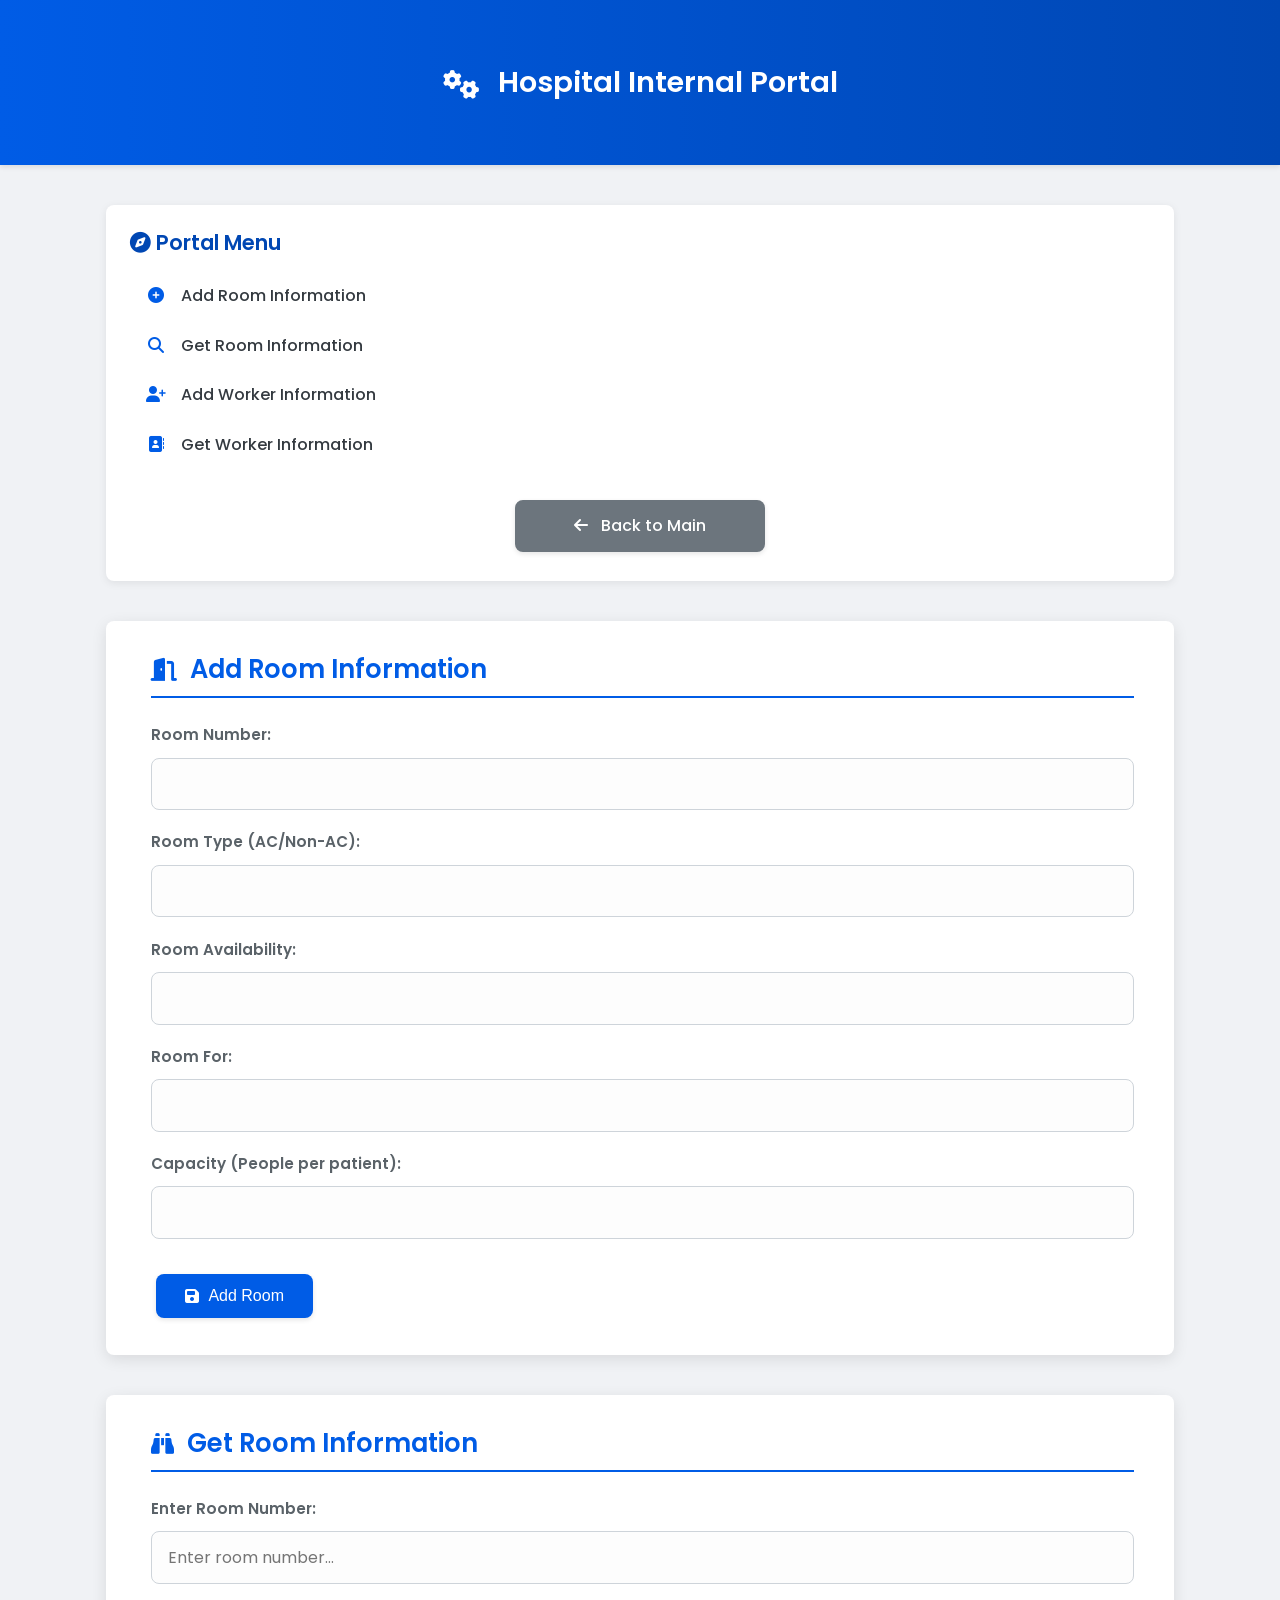
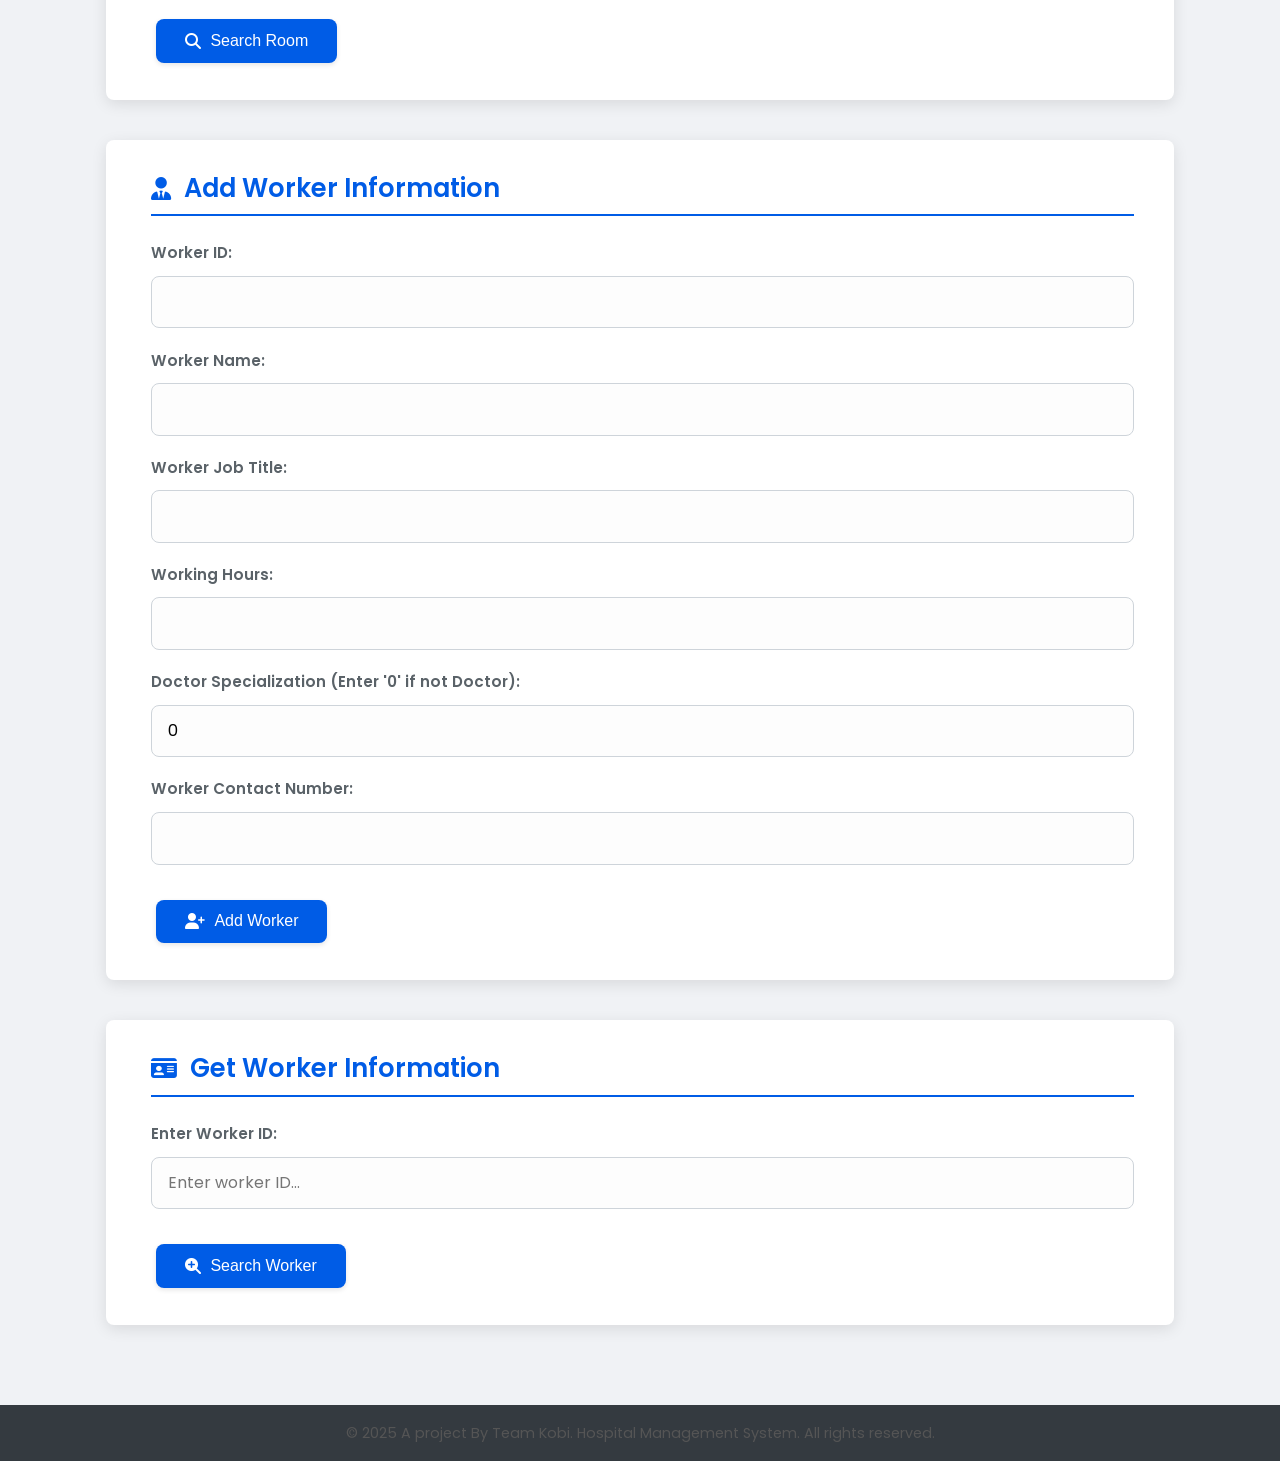
<file: Semi_4th/Project_Report/Website Version-1/internal.html>
<!DOCTYPE html>
<html lang="en">
<head>
    <meta charset="UTF-8">
    <meta name="viewport" content="width=device-width, initial-scale=1.0">
    <title>Hospital Internal Portal</title>
    <!-- Google Font -->
    <link href="https://fonts.googleapis.com/css2?family=Poppins:wght@300;400;500;600&display=swap" rel="stylesheet">
    <!-- Font Awesome -->
    <link rel="stylesheet" href="https://cdnjs.cloudflare.com/ajax/libs/font-awesome/6.2.0/css/all.min.css">
    <link rel="stylesheet" href="style.css">
</head>
<body>
    <header class="main-header">
         <div class="container">
              <h1><i class="fas fa-cogs"></i> Hospital Internal Portal</h1>
         </div>
    </header>

    <main class="container">
        <nav class="sidebar"> <!-- Changed nav structure slightly -->
            <h3><i class="fas fa-compass"></i> Portal Menu</h3>
            <ul>
                <li><a href="#add-room-section" class="nav-link"><i class="fas fa-plus-circle"></i> Add Room Information</a></li>
                <li><a href="#search-room-section" class="nav-link"><i class="fas fa-search"></i> Get Room Information</a></li>
                <li><a href="#add-worker-section" class="nav-link"><i class="fas fa-user-plus"></i> Add Worker Information</a></li>
                <li><a href="#search-worker-section" class="nav-link"><i class="fas fa-address-book"></i> Get Worker Information</a></li>
            </ul>
            <a href="index.html" class="home-link button button-secondary"><i class="fas fa-arrow-left"></i> Back to Main</a>
        </nav>

        <!-- Sections remain the same structure but use updated h2 class -->
        <section id="add-room-section" class="content-section">
            <h2 class="section-title"><i class="fas fa-door-open"></i> Add Room Information</h2>
            <form id="add-room-form">
                 <!-- Form fields ... -->
                 <label for="room-number">Room Number:</label>
                 <input type="text" id="room-number" required>
                 <label for="room-type">Room Type (AC/Non-AC):</label>
                 <input type="text" id="room-type" required>
                 <label for="room-availability">Room Availability:</label>
                 <input type="text" id="room-availability" required>
                 <label for="room-for">Room For:</label>
                 <input type="text" id="room-for" required>
                 <label for="room-capacity">Capacity (People per patient):</label>
                 <input type="number" id="room-capacity" required>
                <button type="submit"><i class="fas fa-save"></i> Add Room</button>
            </form>
            <div class="output" id="add-room-output"></div> <!-- JS will add icons here -->
        </section>

        <section id="search-room-section" class="content-section">
            <h2 class="section-title"><i class="fas fa-binoculars"></i> Get Room Information</h2>
            <form id="search-room-form">
                <!-- Form fields ... -->
                 <label for="search-room-number">Enter Room Number:</label>
                 <input type="search" id="search-room-number" placeholder="Enter room number..." required>
                <button type="submit"><i class="fas fa-search"></i> Search Room</button>
            </form>
            <div class="results" id="search-room-results"></div> <!-- JS will add icons/results -->
        </section>

        <section id="add-worker-section" class="content-section">
            <h2 class="section-title"><i class="fas fa-user-tie"></i> Add Worker Information</h2>
            <form id="add-worker-form">
                <!-- Form fields ... -->
                 <label for="worker-id">Worker ID:</label>
                 <input type="text" id="worker-id" required>
                 <label for="worker-name">Worker Name:</label>
                 <input type="text" id="worker-name" required>
                 <label for="worker-job-title">Worker Job Title:</label>
                 <input type="text" id="worker-job-title" required>
                 <label for="worker-hours">Working Hours:</label>
                 <input type="text" id="worker-hours" required>
                 <div id="doctor-spec-field">
                     <label for="doctor-specialization">Doctor Specialization (Enter '0' if not Doctor):</label>
                    <input type="text" id="doctor-specialization" value="0">
                 </div>
                 <label for="worker-contact">Worker Contact Number:</label>
                 <input type="text" id="worker-contact" required>
                <button type="submit"><i class="fas fa-user-plus"></i> Add Worker</button>
            </form>
             <div class="output" id="add-worker-output"></div>
        </section>

        <section id="search-worker-section" class="content-section">
            <h2 class="section-title"><i class="fas fa-id-card"></i> Get Worker Information</h2>
            <form id="search-worker-form">
                 <!-- Form fields ... -->
                 <label for="search-worker-id">Enter Worker ID:</label>
                 <input type="search" id="search-worker-id" placeholder="Enter worker ID..." required>
                <button type="submit"><i class="fas fa-search-plus"></i> Search Worker</button>
            </form>
            <div class="results" id="search-worker-results"></div>
        </section>

    </main>
     <footer class="main-footer">
        <p>© 2025 A project By Team Kobi. Hospital Management System. All rights reserved.</p>
    </footer>
    <script src="internal.js"></script>
</body>
</html>
</file>
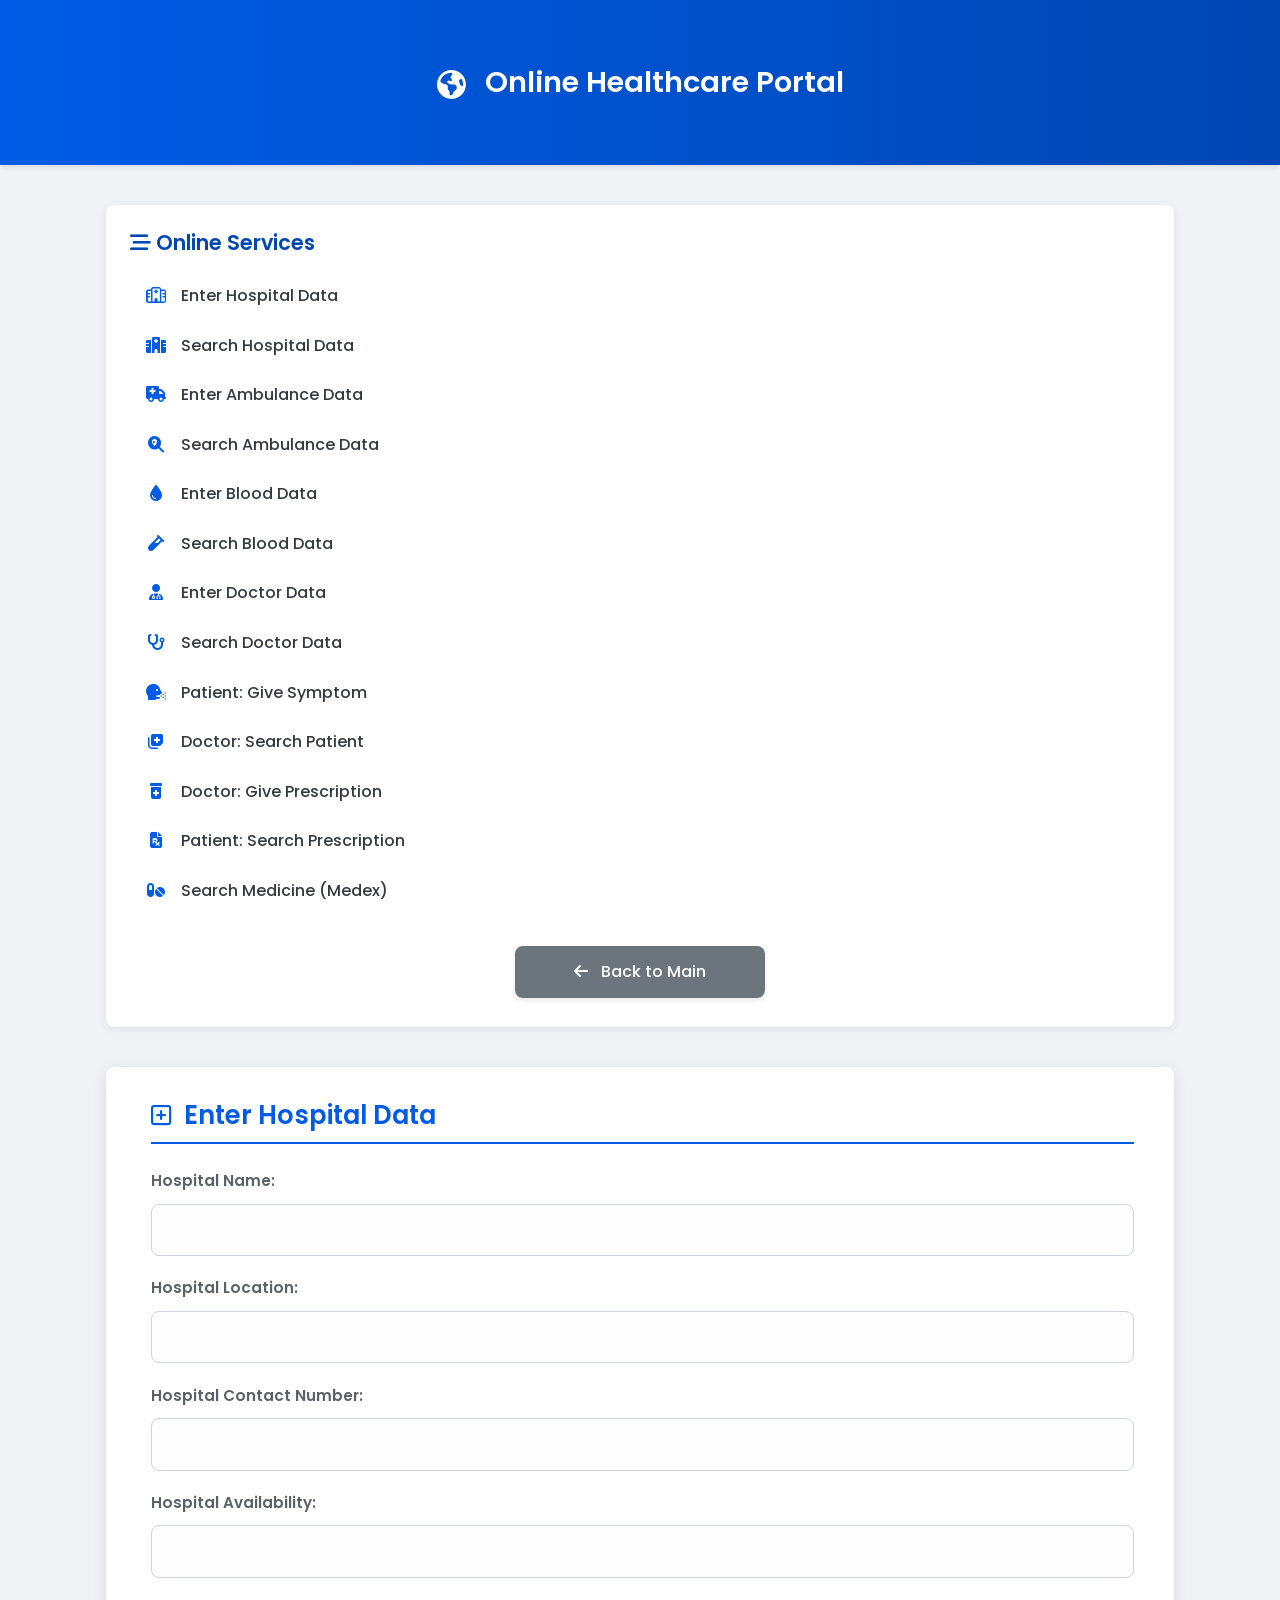
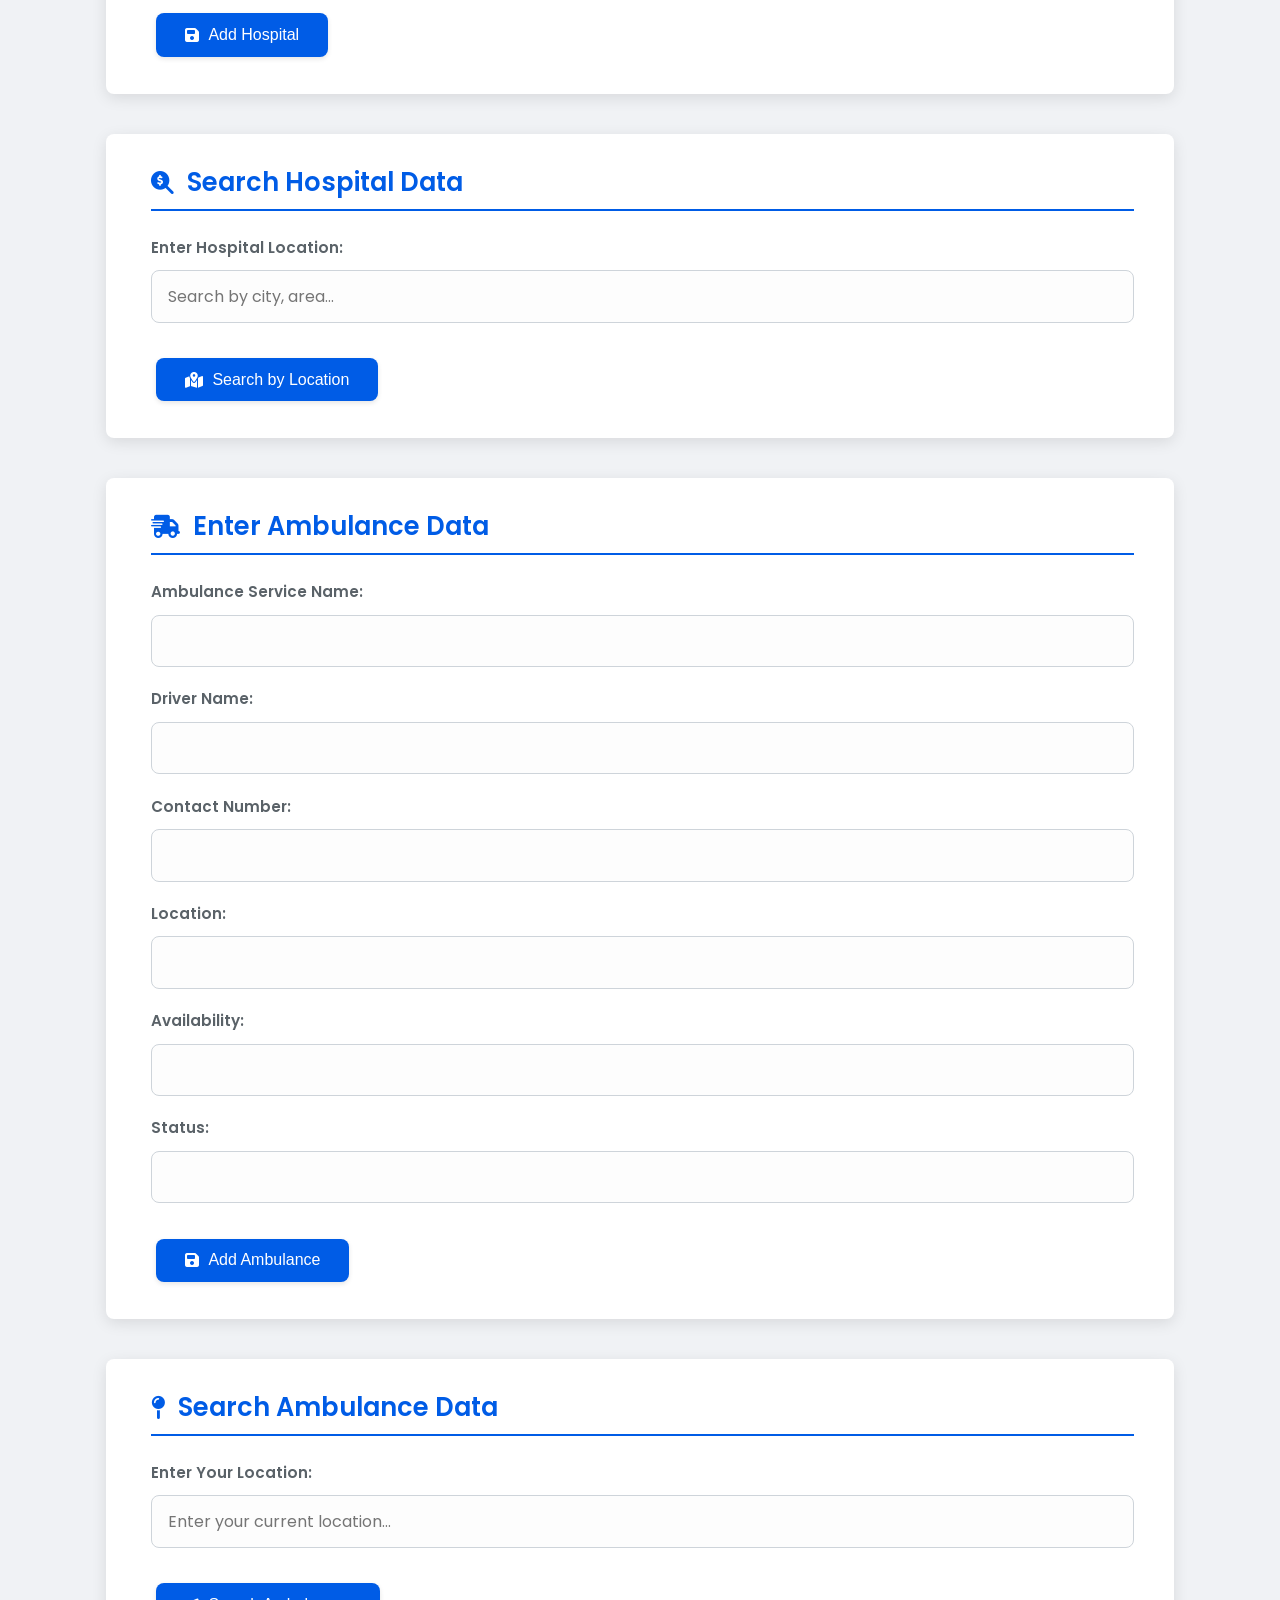
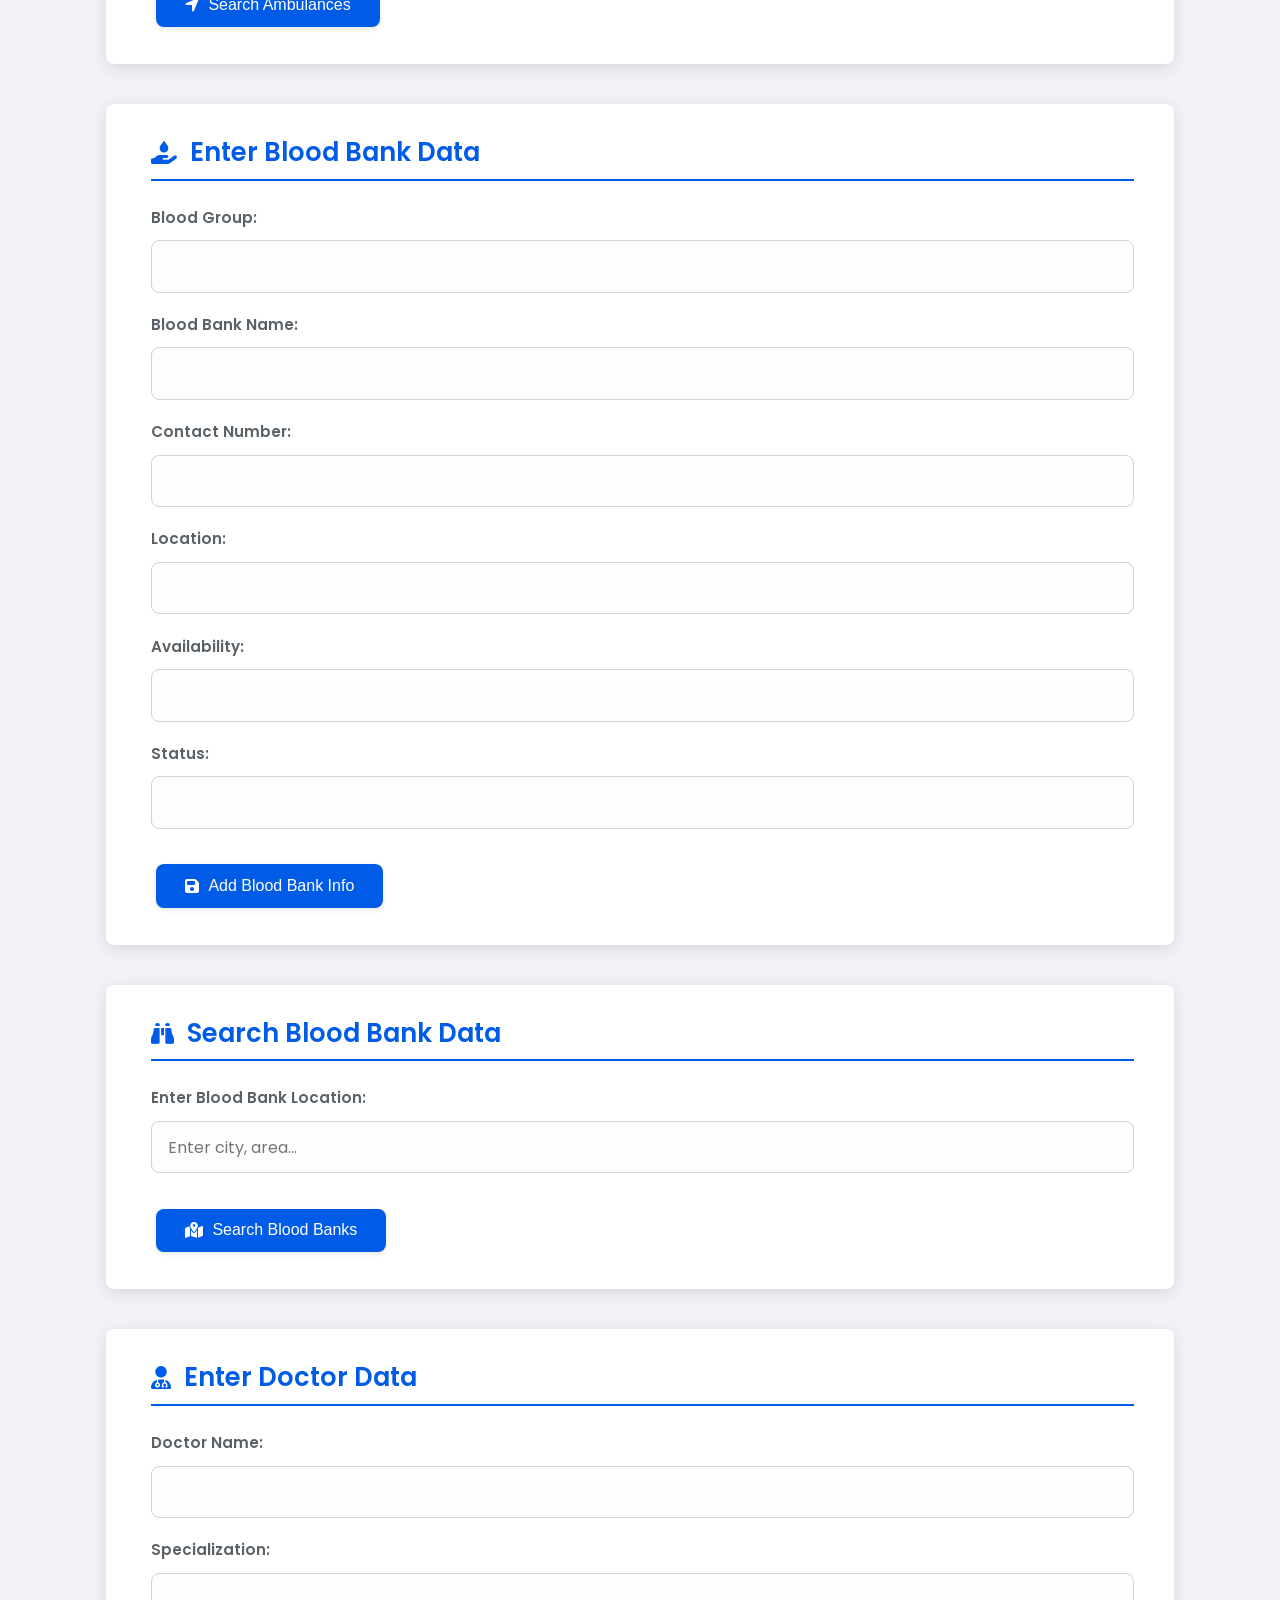
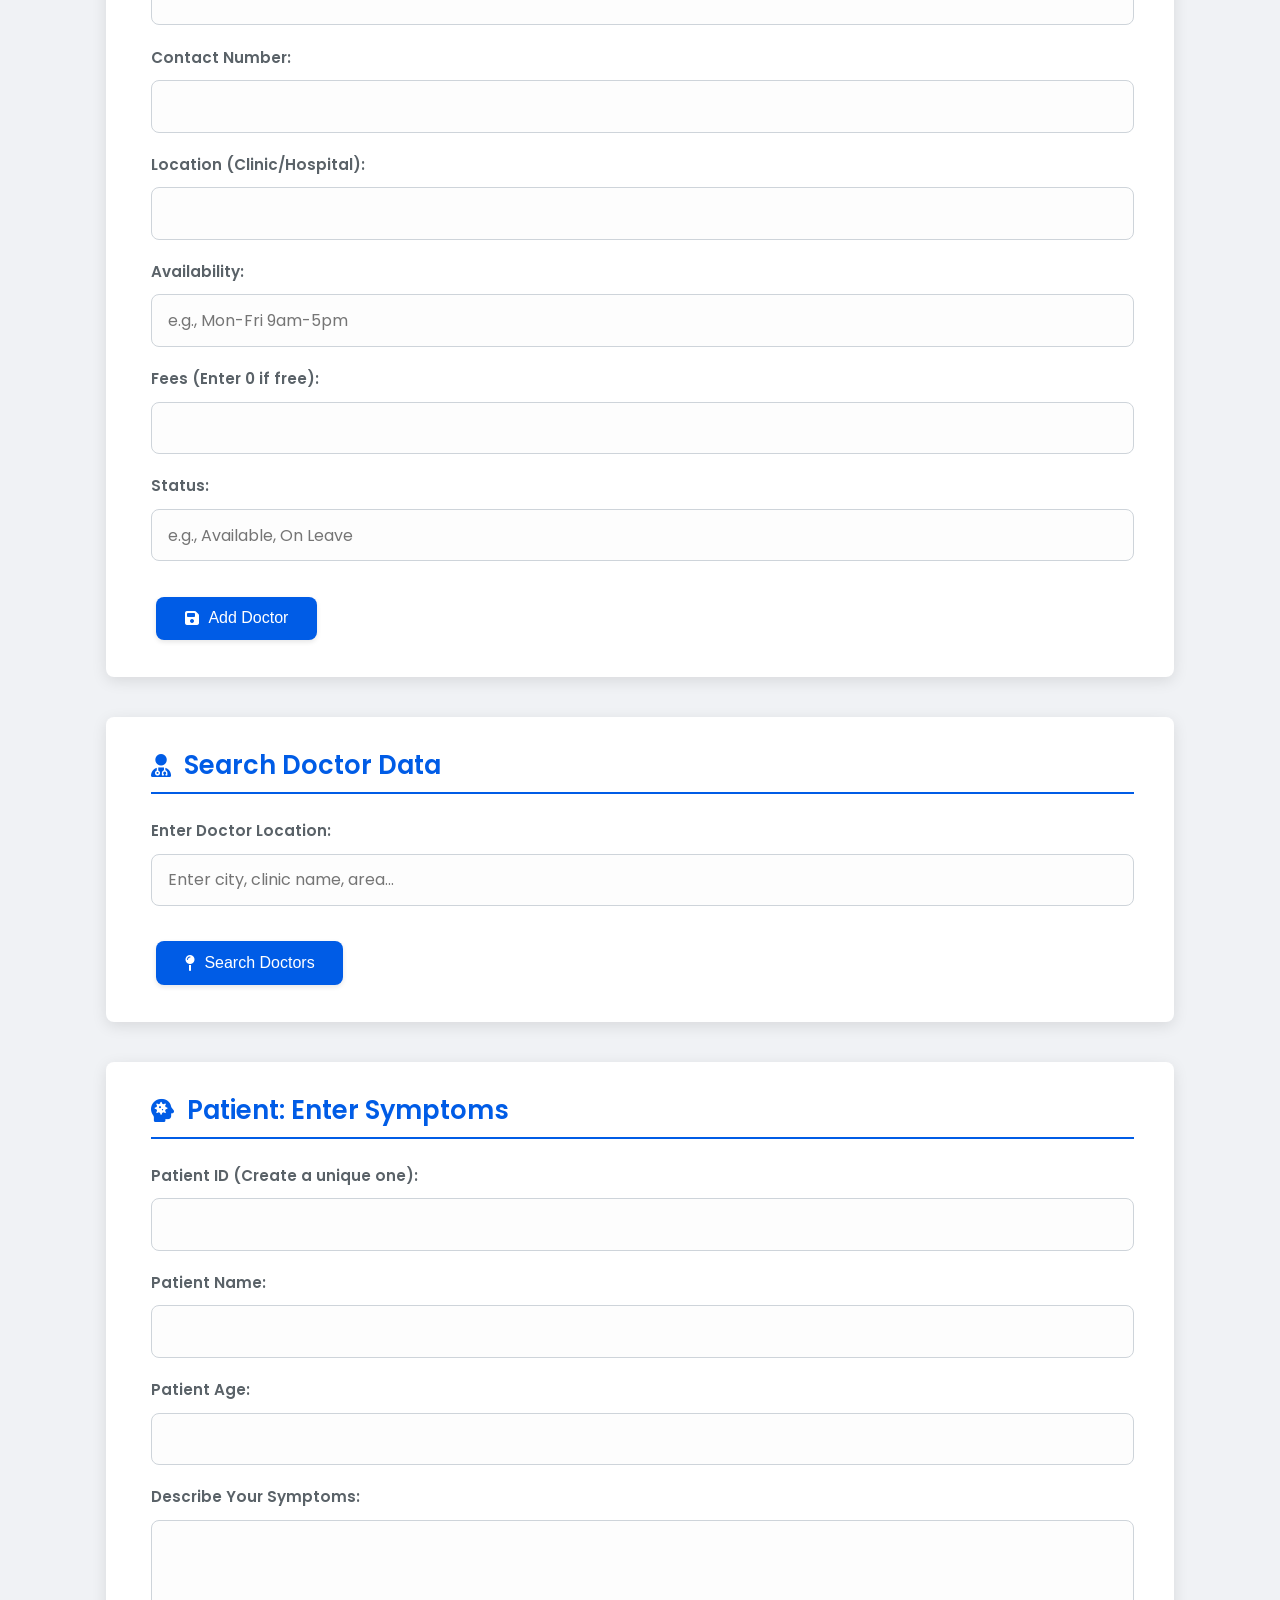
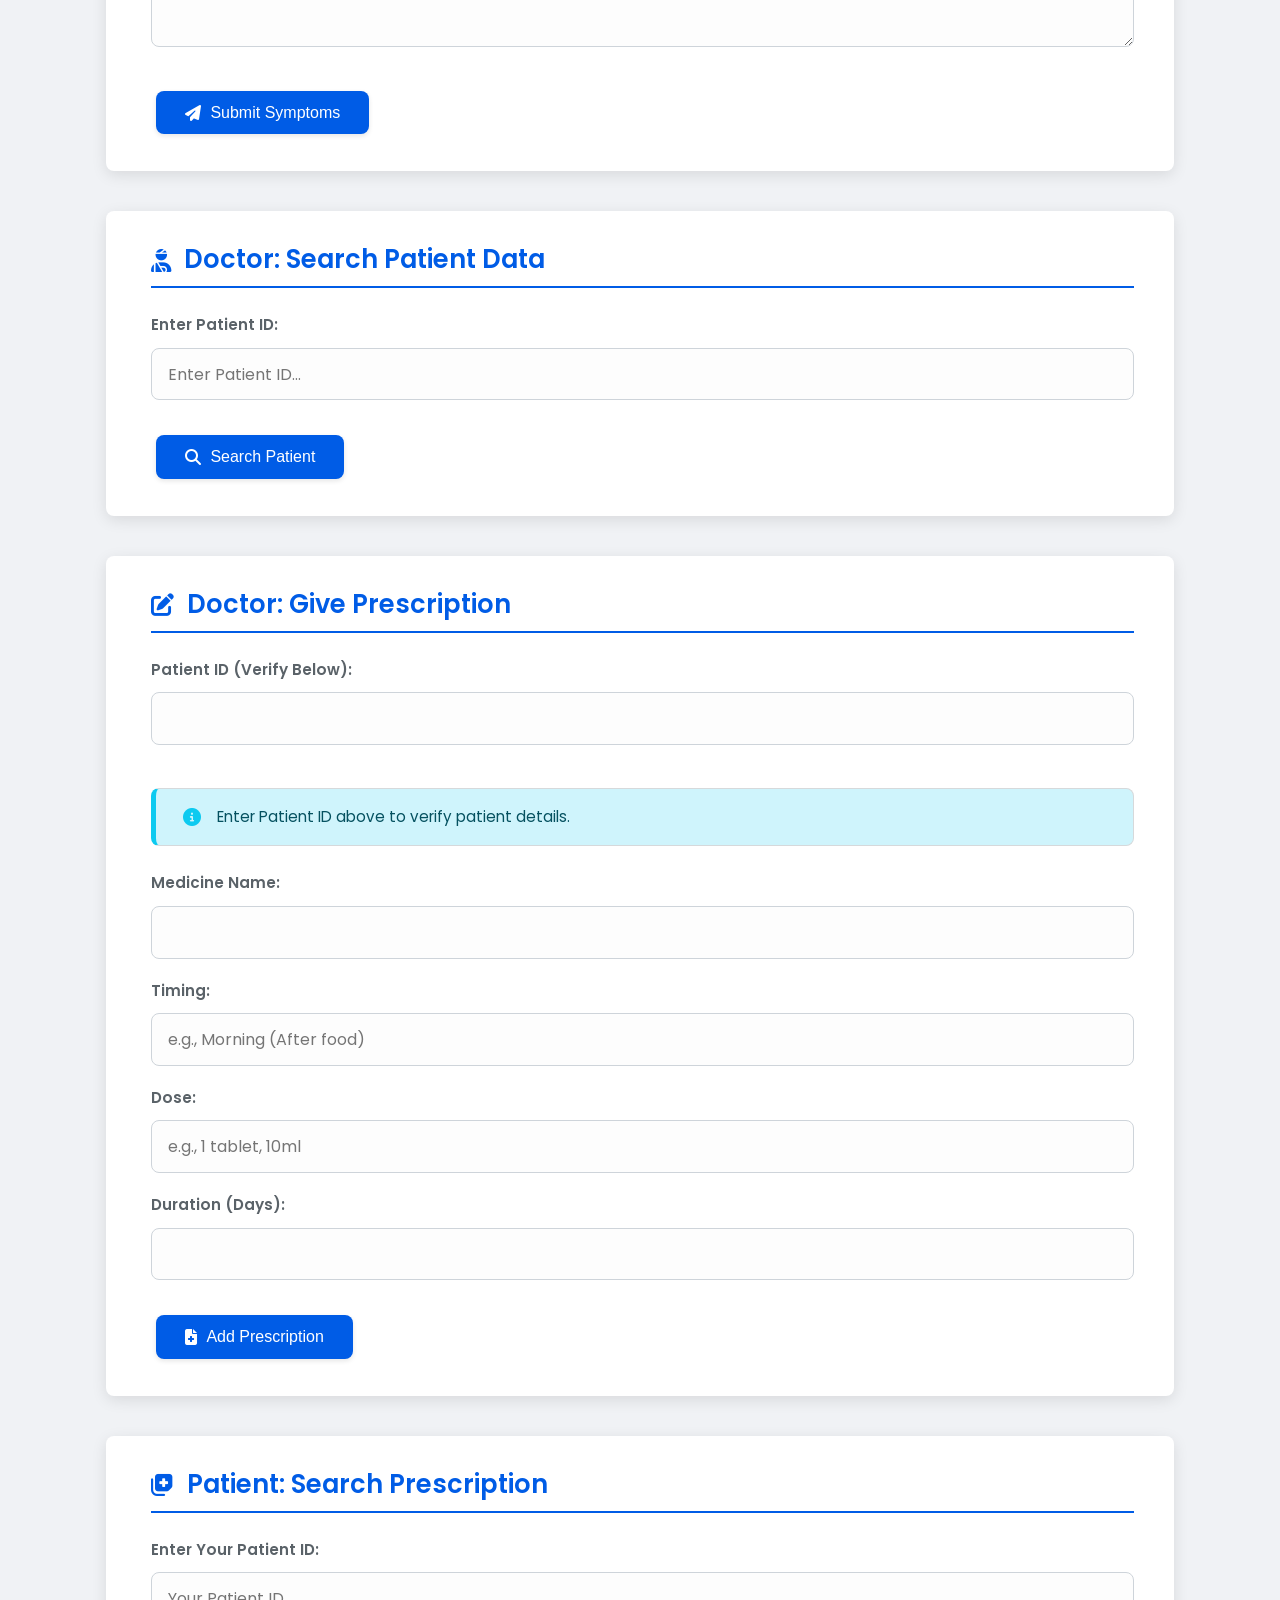
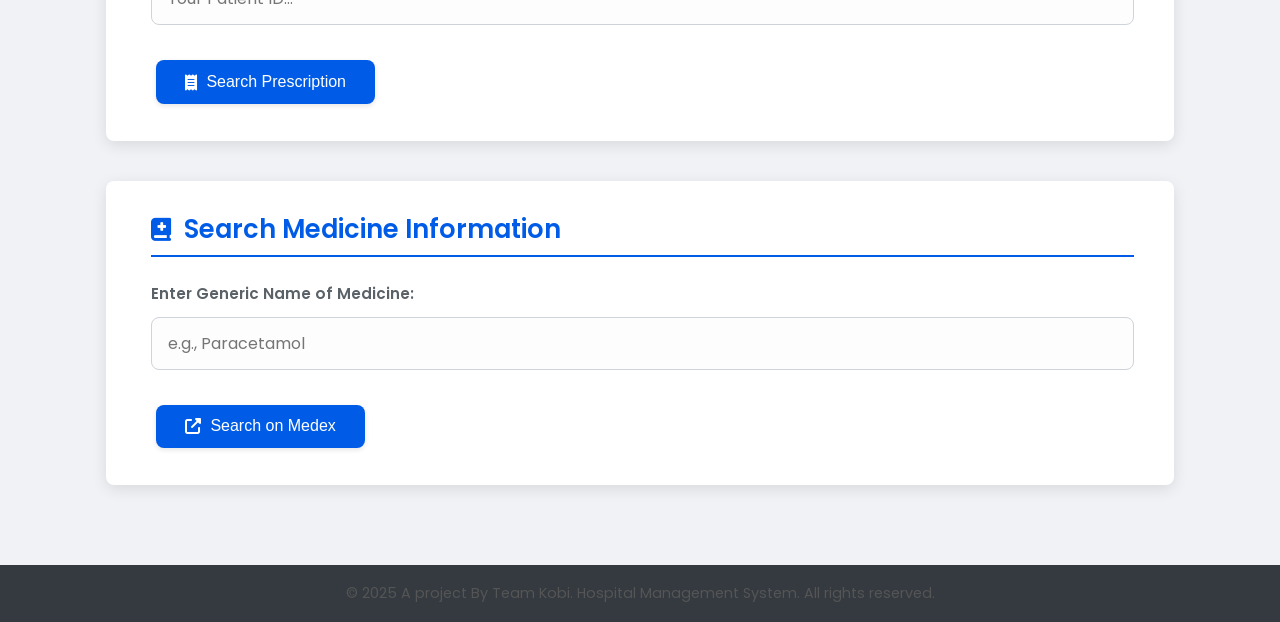
<file: Semi_4th/Project_Report/Website Version-1/online.html>
<!DOCTYPE html>
<html lang="en">
<head>
    <meta charset="UTF-8">
    <meta name="viewport" content="width=device-width, initial-scale=1.0">
    <title>Online Healthcare Portal</title>
     <!-- Google Font -->
    <link href="https://fonts.googleapis.com/css2?family=Poppins:wght@300;400;500;600&display=swap" rel="stylesheet">
    <!-- Font Awesome -->
    <link rel="stylesheet" href="https://cdnjs.cloudflare.com/ajax/libs/font-awesome/6.2.0/css/all.min.css">
    <link rel="stylesheet" href="style.css">
</head>
<body>
     <header class="main-header">
         <div class="container">
            <h1><i class="fas fa-globe-americas"></i> Online Healthcare Portal</h1>
         </div>
    </header>
    <main class="container">
         <nav class="sidebar">
             <h3><i class="fas fa-stream"></i> Online Services</h3>
             <ul>
                <li><a href="#add-hospital-section" class="nav-link"><i class="far fa-hospital"></i> Enter Hospital Data</a></li>
                <li><a href="#search-hospital-section" class="nav-link"><i class="fas fa-hospital-alt"></i> Search Hospital Data</a></li>
                <li><a href="#add-ambulance-section" class="nav-link"><i class="fas fa-ambulance"></i> Enter Ambulance Data</a></li>
                <li><a href="#search-ambulance-section" class="nav-link"><i class="fas fa-search-location"></i> Search Ambulance Data</a></li>
                <li><a href="#add-blood-section" class="nav-link"><i class="fas fa-tint"></i> Enter Blood Data</a></li>
                <li><a href="#search-blood-section" class="nav-link"><i class="fas fa-vial"></i> Search Blood Data</a></li>
                <li><a href="#add-doctor-section" class="nav-link"><i class="fas fa-user-md"></i> Enter Doctor Data</a></li>
                <li><a href="#search-doctor-section" class="nav-link"><i class="fas fa-stethoscope"></i> Search Doctor Data</a></li>
                <li><a href="#add-symptom-section" class="nav-link"><i class="fas fa-head-side-cough"></i> Patient: Give Symptom</a></li>
                <li><a href="#search-patient-section" class="nav-link"><i class="fas fa-notes-medical"></i> Doctor: Search Patient</a></li>
                <li><a href="#add-prescription-section" class="nav-link"><i class="fas fa-prescription-bottle-alt"></i> Doctor: Give Prescription</a></li>
                <li><a href="#search-prescription-section" class="nav-link"><i class="fas fa-file-prescription"></i> Patient: Search Prescription</a></li>
                <li><a href="#medex-redirect-section" class="nav-link"><i class="fas fa-pills"></i> Search Medicine (Medex)</a></li>
            </ul>
             <a href="index.html" class="home-link button button-secondary"><i class="fas fa-arrow-left"></i> Back to Main</a>
        </nav>

        <!-- Section 1: Add Hospital -->
        <section id="add-hospital-section" class="content-section">
            <h2 class="section-title"><i class="far fa-plus-square"></i> Enter Hospital Data</h2>
            <form id="add-hospital-form">
                <label for="hospital-name">Hospital Name:</label>
                <input type="text" id="hospital-name" required>
                <label for="hospital-location">Hospital Location:</label>
                <input type="text" id="hospital-location" required>
                <label for="hospital-number">Hospital Contact Number:</label>
                <input type="text" id="hospital-number" required>
                <label for="hospital-availability">Hospital Availability:</label>
                <input type="text" id="hospital-availability" required>
                <button type="submit"><i class="fas fa-save"></i> Add Hospital</button>
            </form>
            <div class="output" id="add-hospital-output"></div>
        </section>

        <!-- Section 2: Search Hospital -->
        <section id="search-hospital-section" class="content-section">
             <h2 class="section-title"><i class="fas fa-search-dollar"></i> Search Hospital Data</h2>
             <form id="search-hospital-form">
                 <label for="search-hospital-location">Enter Hospital Location:</label>
                <input type="search" id="search-hospital-location" placeholder="Search by city, area..." required>
                 <button type="submit"><i class="fas fa-map-marked-alt"></i> Search by Location</button>
             </form>
            <div class="results" id="search-hospital-results"></div>
        </section>

        <!-- Section 3: Add Ambulance -->
         <section id="add-ambulance-section" class="content-section">
             <h2 class="section-title"><i class="fas fa-shipping-fast"></i> Enter Ambulance Data</h2>
              <form id="add-ambulance-form">
                 <label for="ambulance-name">Ambulance Service Name:</label>
                 <input type="text" id="ambulance-name" required>
                 <label for="ambulance-driver">Driver Name:</label>
                 <input type="text" id="ambulance-driver" required>
                 <label for="ambulance-number">Contact Number:</label>
                 <input type="text" id="ambulance-number" required>
                 <label for="ambulance-location">Location:</label>
                 <input type="text" id="ambulance-location" required>
                 <label for="ambulance-availability">Availability:</label>
                 <input type="text" id="ambulance-availability" required>
                 <label for="ambulance-status">Status:</label>
                 <input type="text" id="ambulance-status" required>
                 <button type="submit"><i class="fas fa-save"></i> Add Ambulance</button>
             </form>
             <div class="output" id="add-ambulance-output"></div>
        </section>

        <!-- Section 4: Search Ambulance -->
        <section id="search-ambulance-section" class="content-section">
            <h2 class="section-title"><i class="fas fa-map-pin"></i> Search Ambulance Data</h2>
            <form id="search-ambulance-form">
                 <label for="search-ambulance-location">Enter Your Location:</label>
                <input type="search" id="search-ambulance-location" placeholder="Enter your current location..." required>
                <button type="submit"><i class="fas fa-location-arrow"></i> Search Ambulances</button>
            </form>
            <div class="results" id="search-ambulance-results"></div>
        </section>

         <!-- Section 5: Add Blood -->
        <section id="add-blood-section" class="content-section">
             <h2 class="section-title"><i class="fas fa-hand-holding-water"></i> Enter Blood Bank Data</h2>
             <form id="add-blood-form">
                 <label for="blood-group">Blood Group:</label>
                 <input type="text" id="blood-group" required>
                 <label for="blood-bank-name">Blood Bank Name:</label>
                 <input type="text" id="blood-bank-name" required>
                 <label for="blood-bank-number">Contact Number:</label>
                 <input type="text" id="blood-bank-number" required>
                 <label for="blood-bank-location">Location:</label>
                 <input type="text" id="blood-bank-location" required>
                 <label for="blood-bank-availability">Availability:</label>
                 <input type="text" id="blood-bank-availability" required>
                 <label for="blood-bank-status">Status:</label>
                 <input type="text" id="blood-bank-status" required>
                 <button type="submit"><i class="fas fa-save"></i> Add Blood Bank Info</button>
             </form>
             <div class="output" id="add-blood-output"></div>
        </section>

        <!-- Section 6: Search Blood -->
        <section id="search-blood-section" class="content-section">
            <h2 class="section-title"><i class="fas fa-binoculars"></i> Search Blood Bank Data</h2>
            <form id="search-blood-form">
                 <label for="search-blood-location">Enter Blood Bank Location:</label>
                <input type="search" id="search-blood-location" required placeholder="Enter city, area...">
                 <button type="submit"><i class="fas fa-map-marked-alt"></i> Search Blood Banks</button>
            </form>
            <div class="results" id="search-blood-results"></div>
        </section>

         <!-- Section 7: Add Doctor -->
         <section id="add-doctor-section" class="content-section">
             <h2 class="section-title"><i class="fas fa-user-md"></i> Enter Doctor Data</h2>
             <form id="add-doctor-form">
                 <label for="doctor-name">Doctor Name:</label>
                 <input type="text" id="doctor-name" required>
                 <label for="online-doctor-specialization">Specialization:</label>
                 <input type="text" id="online-doctor-specialization" required>
                 <label for="doctor-number">Contact Number:</label>
                 <input type="text" id="doctor-number" required>
                 <label for="doctor-location">Location (Clinic/Hospital):</label>
                 <input type="text" id="doctor-location" required>
                 <label for="doctor-availability">Availability:</label>
                 <input type="text" id="doctor-availability" required placeholder="e.g., Mon-Fri 9am-5pm">
                 <label for="doctor-fees">Fees (Enter 0 if free):</label>
                 <input type="number" id="doctor-fees" step="0.01" required min="0">
                 <label for="doctor-status">Status:</label>
                 <input type="text" id="doctor-status" required placeholder="e.g., Available, On Leave">
                 <button type="submit"><i class="fas fa-save"></i> Add Doctor</button>
             </form>
             <div class="output" id="add-doctor-output"></div>
         </section>

         <!-- Section 8: Search Doctor -->
        <section id="search-doctor-section" class="content-section">
            <h2 class="section-title"><i class="fas fa-user-md"></i> Search Doctor Data</h2>
             <form id="search-doctor-form">
                <label for="search-doctor-location">Enter Doctor Location:</label>
                <input type="search" id="search-doctor-location" required placeholder="Enter city, clinic name, area...">
                 <button type="submit"><i class="fas fa-map-pin"></i> Search Doctors</button>
            </form>
            <div class="results" id="search-doctor-results"></div>
        </section>

         <!-- Section 9: Patient Give Symptom -->
        <section id="add-symptom-section" class="content-section">
             <h2 class="section-title"><i class="fas fa-head-side-virus"></i> Patient: Enter Symptoms</h2>
             <form id="add-symptom-form">
                <label for="patient-id">Patient ID (Create a unique one):</label>
                <input type="text" id="patient-id" required>
                <label for="patient-name">Patient Name:</label>
                <input type="text" id="patient-name" required>
                <label for="patient-age">Patient Age:</label>
                <input type="text" id="patient-age" required> <!-- Use text for flexibility e.g., "30 years" -->
                <label for="patient-symptom">Describe Your Symptoms:</label>
                <textarea id="patient-symptom" rows="4" required></textarea>
                <button type="submit"><i class="fas fa-paper-plane"></i> Submit Symptoms</button>
            </form>
             <div class="output" id="add-symptom-output"></div>
        </section>

         <!-- Section 10: Doctor Search Patient -->
         <section id="search-patient-section" class="content-section">
            <h2 class="section-title"><i class="fas fa-user-injured"></i> Doctor: Search Patient Data</h2>
            <form id="search-patient-form">
                <label for="search-patient-id">Enter Patient ID:</label>
                <input type="search" id="search-patient-id" required placeholder="Enter Patient ID...">
                <button type="submit"><i class="fas fa-search"></i> Search Patient</button>
            </form>
             <div class="results" id="search-patient-results"></div>
        </section>

        <!-- Section 11: Doctor Give Prescription -->
         <section id="add-prescription-section" class="content-section">
            <h2 class="section-title"><i class="fas fa-edit"></i> Doctor: Give Prescription</h2>
            <form id="add-prescription-form">
                 <label for="pres-patient-id">Patient ID (Verify Below):</label>
                 <input type="text" id="pres-patient-id" required>
                 <!-- Patient info appears here, initially hidden/styled by JS -->
                 <div id="pres-patient-info" class="results info" style="margin-bottom: 1.5rem; display: none;"></div>

                 <label for="medicine-name">Medicine Name:</label>
                 <input type="text" id="medicine-name" required>
                 <label for="medicine-time">Timing:</label>
                 <input type="text" id="medicine-time" placeholder="e.g., Morning (After food)" required>
                 <label for="medicine-dose">Dose:</label>
                 <input type="text" id="medicine-dose" placeholder="e.g., 1 tablet, 10ml" required>
                 <label for="medicine-days">Duration (Days):</label>
                 <input type="number" id="medicine-days" required min="1"> <!-- Use number type for days -->
                 <button type="submit"><i class="fas fa-file-medical"></i> Add Prescription</button>
            </form>
             <div class="output" id="add-prescription-output"></div>
        </section>

        <!-- Section 12: Patient Search Prescription -->
        <section id="search-prescription-section" class="content-section">
            <h2 class="section-title"><i class="fas fa-notes-medical"></i> Patient: Search Prescription</h2>
             <form id="search-prescription-form">
                <label for="search-pres-patient-id">Enter Your Patient ID:</label>
                <input type="search" id="search-pres-patient-id" required placeholder="Your Patient ID...">
                 <button type="submit"><i class="fas fa-receipt"></i> Search Prescription</button>
            </form>
            <div class="results" id="search-prescription-results"></div>
        </section>

        <!-- Section 13: Medex Redirect -->
        <section id="medex-redirect-section" class="content-section">
             <h2 class="section-title"><i class="fas fa-book-medical"></i> Search Medicine Information</h2>
             <form id="medex-redirect-form">
                 <label for="medex-medicine-name">Enter Generic Name of Medicine:</label>
                 <input type="search" id="medex-medicine-name" required placeholder="e.g., Paracetamol">
                 <button type="submit"><i class="fas fa-external-link-alt"></i> Search on Medex</button>
            </form>
             <div class="output" id="medex-redirect-output"></div>
         </section>

    </main>
    <footer class="main-footer">
        <p>© 2025 A project By Team Kobi. Hospital Management System. All rights reserved.</p>
    </footer>
    <script src="online.js"></script>
</body>
</html>
</file>
<file: style.css>
/* --- Modern Design System --- */
@import url('https://fonts.googleapis.com/css2?family=Outfit:wght@300;400;500;600;700&display=swap');

:root {
    --primary: #2563eb;
    --primary-hover: #1d4ed8;
    --secondary: #64748b;
    --accent: #06b6d4;
    --success: #10b981;
    --danger: #ef4444;
    --warning: #f59e0b;
    --info: #3b82f6;
    
    --bg-main: #f8fafc;
    --bg-card: rgba(255, 255, 255, 0.8);
    --bg-glass: rgba(255, 255, 255, 0.7);
    
    --text-main: #0f172a;
    --text-muted: #475569;
    --text-light: #f1f5f9;
    
    --border: #e2e8f0;
    --radius-sm: 8px;
    --radius-md: 12px;
    --radius-lg: 20px;
    
    --shadow-sm: 0 1px 2px 0 rgb(0 0 0 / 0.05);
    --shadow-md: 0 4px 6px -1px rgb(0 0 0 / 0.1), 0 2px 4px -2px rgb(0 0 0 / 0.1);
    --shadow-lg: 0 10px 15px -3px rgb(0 0 0 / 0.1), 0 4px 6px -4px rgb(0 0 0 / 0.1);
    
    --font-sans: 'Outfit', sans-serif;
    --transition: all 0.3s cubic-bezier(0.4, 0, 0.2, 1);
}

/* --- Base Reset --- */
* {
    margin: 0;
    padding: 0;
    box-sizing: border-box;
}

html {
    scroll-behavior: smooth;
}

body {
    font-family: var(--font-sans);
    background-color: var(--bg-main);
    color: var(--text-main);
    line-height: 1.6;
    min-height: 100vh;
    display: flex;
    flex-direction: column;
}

.container {
    width: 100%;
    max-width: 1200px;
    margin: 0 auto;
    padding: 0 2rem;
}

/* --- Typography --- */
h1, h2, h3, h4 {
    color: var(--text-main);
    font-weight: 700;
    line-height: 1.2;
}

/* --- Header --- */
.main-header {
    background: var(--bg-glass);
    backdrop-filter: blur(12px);
    -webkit-backdrop-filter: blur(12px);
    border-bottom: 1px solid var(--border);
    padding: 1.25rem 0;
    position: sticky;
    top: 0;
    z-index: 100;
}

.main-header h1 {
    font-size: 1.5rem;
    display: flex;
    align-items: center;
    gap: 0.75rem;
    color: var(--primary);
}

/* --- Hero Section --- */
.hero {
    padding: 6rem 0;
    text-align: center;
    background: radial-gradient(circle at top right, rgba(37, 99, 235, 0.05), transparent),
                radial-gradient(circle at bottom left, rgba(6, 182, 212, 0.05), transparent);
}

.hero h2 {
    font-size: 3.5rem;
    margin-bottom: 1.5rem;
    background: linear-gradient(to right, var(--primary), var(--accent));
    -webkit-background-clip: text;
    -webkit-text-fill-color: transparent;
}

.hero p {
    font-size: 1.25rem;
    color: var(--text-muted);
    max-width: 600px;
    margin: 0 auto 2.5rem;
}

/* --- Portal Cards --- */
.portal-grid {
    display: grid;
    grid-template-columns: repeat(auto-fit, minmax(300px, 1fr));
    gap: 2rem;
    margin: 2rem 0;
}

.portal-card {
    background: var(--bg-card);
    border: 1px solid var(--border);
    border-radius: var(--radius-lg);
    padding: 2.5rem;
    text-align: center;
    transition: var(--transition);
    text-decoration: none;
    display: flex;
    flex-direction: column;
    align-items: center;
    gap: 1.5rem;
}

.portal-card:hover {
    transform: translateY(-8px);
    box-shadow: var(--shadow-lg);
    border-color: var(--primary);
}

.portal-card i {
    font-size: 3rem;
    color: var(--primary);
}

.portal-card h3 {
    font-size: 1.5rem;
}

.portal-card p {
    color: var(--text-muted);
}

/* --- Buttons --- */
.btn {
    display: inline-flex;
    align-items: center;
    gap: 0.5rem;
    padding: 0.75rem 1.5rem;
    border-radius: var(--radius-md);
    font-weight: 600;
    cursor: pointer;
    transition: var(--transition);
    text-decoration: none;
    border: none;
}

.btn-primary {
    background-color: var(--primary);
    color: white;
}

.btn-primary:hover {
    background-color: var(--primary-hover);
    transform: scale(1.02);
}

.btn-secondary {
    background-color: var(--bg-main);
    color: var(--text-main);
    border: 1px solid var(--border);
}

.btn-secondary:hover {
    background-color: var(--border);
}

/* --- Footer --- */
.main-footer {
    margin-top: auto;
    padding: 3rem 0;
    border-top: 1px solid var(--border);
    text-align: center;
    background: white;
}

.main-footer p {
    color: var(--text-muted);
}

/* --- Dashboard Specific --- */
.dashboard-layout {
    display: grid;
    grid-template-columns: 280px 1fr;
    gap: 2rem;
    padding: 2rem 0;
}

.sidebar {
    background: white;
    border-radius: var(--radius-lg);
    padding: 1.5rem;
    border: 1px solid var(--border);
    height: fit-content;
    position: sticky;
    top: 100px;
}

.sidebar h3 {
    font-size: 0.875rem;
    text-transform: uppercase;
    letter-spacing: 0.05em;
    color: var(--secondary);
    margin-bottom: 1.5rem;
    padding-left: 0.75rem;
}

.nav-list {
    list-style: none;
}

.nav-item {
    margin-bottom: 0.5rem;
}

.nav-link {
    display: flex;
    align-items: center;
    gap: 0.75rem;
    padding: 0.75rem 1rem;
    color: var(--text-muted);
    text-decoration: none;
    border-radius: var(--radius-sm);
    transition: var(--transition);
    font-weight: 500;
}

.nav-link:hover {
    background: rgba(37, 99, 235, 0.05);
    color: var(--primary);
}

.nav-link i {
    width: 20px;
    text-align: center;
}

/* --- Forms & Cards --- */
.content-section {
    background: white;
    border-radius: var(--radius-lg);
    padding: 2.5rem;
    border: 1px solid var(--border);
    margin-bottom: 2rem;
    box-shadow: var(--shadow-sm);
}

.section-title {
    font-size: 1.5rem;
    margin-bottom: 2rem;
    display: flex;
    align-items: center;
    gap: 0.75rem;
}

.section-title i {
    color: var(--primary);
}

.form-group {
    margin-bottom: 1.5rem;
}

label {
    display: block;
    font-weight: 500;
    margin-bottom: 0.5rem;
    color: var(--text-main);
}

input, select, textarea {
    width: 100%;
    padding: 0.75rem 1rem;
    border: 1px solid var(--border);
    border-radius: var(--radius-md);
    font-family: inherit;
    font-size: 1rem;
    transition: var(--transition);
    background: var(--bg-main);
}

input:focus, select:focus, textarea:focus {
    outline: none;
    border-color: var(--primary);
    box-shadow: 0 0 0 4px rgba(37, 99, 235, 0.1);
    background: white;
}

/* --- Results Display --- */
.output, .results {
    margin-top: 1.5rem;
    padding: 1.25rem;
    border-radius: var(--radius-md);
    font-size: 0.95rem;
    border-left: 4px solid var(--secondary);
    background: var(--bg-main);
}

.output.success {
    border-left-color: var(--success);
    background: #f0fdf4;
    color: #166534;
}

.output.error {
    border-left-color: var(--danger);
    background: #fef2f2;
    color: #991b1b;
}

/* --- Responsive --- */
@media (max-width: 992px) {
    .dashboard-layout {
        grid-template-columns: 1fr;
    }
    
    .sidebar {
        position: static;
    }
    
    .hero h2 {
        font-size: 2.5rem;
    }
}

@media (max-width: 640px) {
    .container {
        padding: 0 1rem;
    }
    
    .hero {
        padding: 4rem 0;
    }
    
    .hero h2 {
        font-size: 2rem;
    }
    
    .portal-grid {
        grid-template-columns: 1fr;
    }
}
</file>
<file: Semi_4th/Project_Report/Temp/style.css>
body {
    font-family: sans-serif;
    line-height: 1.6;
    margin: 0;
    padding: 20px;
    background-color: #f4f4f4;
    color: #333;
}

.container {
    max-width: 900px;
    margin: auto;
    background: #fff;
    padding: 30px;
    border-radius: 8px;
    box-shadow: 0 2px 5px rgba(0,0,0,0.1);
}

h1, h2, h3 {
    color: #0056b3; /* Hospital blue */
    margin-bottom: 1em;
}

.portal-links {
    text-align: center;
    margin-top: 30px;
}

.button, button {
    display: inline-block;
    background: #007bff;
    color: #fff;
    padding: 10px 20px;
    border: none;
    border-radius: 5px;
    text-decoration: none;
    cursor: pointer;
    font-size: 1em;
    margin: 5px;
    transition: background-color 0.3s ease;
}

.button:hover, button:hover {
    background: #0056b3;
}

a.nav-link {
    display: block;
    margin-bottom: 10px;
    color: #007bff;
    text-decoration: none;
}
a.nav-link:hover {
    text-decoration: underline;
}

nav {
    margin-bottom: 20px;
    padding-bottom: 15px;
    border-bottom: 1px solid #eee;
}

nav ul {
    list-style: none;
    padding: 0;
}

nav ul li {
    margin-bottom: 5px;
}

section {
    background-color: #f9f9f9;
    padding: 20px;
    margin-bottom: 20px;
    border: 1px solid #eee;
    border-radius: 5px;
}

label {
    display: block;
    margin-bottom: 5px;
    font-weight: bold;
}

input[type="text"],
input[type="number"],
input[type="search"],
select {
    width: calc(100% - 22px); /* Adjust for padding/border */
    padding: 10px;
    margin-bottom: 15px;
    border: 1px solid #ccc;
    border-radius: 4px;
}

form button {
    margin-top: 10px;
}

.results, .output {
    margin-top: 15px;
    padding: 15px;
    background-color: #e9ecef;
    border: 1px solid #ced4da;
    border-radius: 4px;
    min-height: 40px; /* Ensure visibility even when empty */
    white-space: pre-wrap; /* Preserve line breaks */
}

.hidden {
    display: none;
}

.home-link {
     display: block;
     margin-top: 20px;
     text-align: center;
}
</file>
<file: Semi_4th/Project_Report/Website Version-1/style.css>
/* --- Base & Variables --- */
@import url('https://fonts.googleapis.com/css2?family=Poppins:wght@300;400;500;600;700&display=swap');

:root {
    --primary-color: #005ce6; /* Slightly brighter blue */
    --primary-darker: #0047b3;
    --secondary-color: #6c757d;
    --secondary-darker: #5a6268;
    --success-color: #198754; /* Bootstrap 5 Green */
    --danger-color: #dc3545; /* Bootstrap 5 Red */
    --warning-color: #ffc107; /* Bootstrap 5 Yellow */
    --info-color: #0dcaf0;   /* Bootstrap 5 Teal/Info */
    --light-color: #f8f9fa;
    --lighter-gray: #e9ecef;
    --dark-color: #343a40;
    --white-color: #ffffff;
    --font-family: 'Poppins', sans-serif;
    --border-radius: 8px; /* Slightly larger radius */
    --box-shadow: 0 4px 15px rgba(0, 0, 0, 0.1);
    --box-shadow-light: 0 2px 8px rgba(0, 0, 0, 0.08);
    --transition-speed: 0.25s ease-in-out;
}

/* --- Reset & Base Styles --- */
* {
    box-sizing: border-box;
    margin: 0;
    padding: 0;
}

html {
    scroll-behavior: smooth; /* Smooth scrolling for anchor links */
}

body {
    font-family: var(--font-family);
    line-height: 1.7; /* Slightly increased line-height */
    background-color: #f0f2f5; /* Softer background */
    color: var(--dark-color);
    display: flex;
    flex-direction: column;
    min-height: 100vh;
    font-size: 16px;
}

/* --- Layout & Container --- */
.container {
    width: 90%;
    max-width: 1100px; /* Slightly wider max-width */
    margin: 2.5rem auto;
    padding: 0 1rem; /* Add side padding for smaller screens */
}

.home-container {
    text-align: center;
    background-color: var(--white-color);
    border-radius: var(--border-radius);
    box-shadow: var(--box-shadow);
    padding: 2.5rem 2rem; /* More padding */
}

/* --- Header & Footer --- */
.main-header {
    background: linear-gradient(90deg, var(--primary-color) 0%, var(--primary-darker) 100%);
    color: var(--white-color);
    padding: 1.5rem 0;
    box-shadow: 0 2px 5px rgba(0,0,0,0.1);
}

.main-header h1 {
    margin: 0;
    font-weight: 600;
    font-size: 1.8em; /* Adjusted size */
    text-align: center;
}
.main-header h1 i {
    margin-right: 0.75rem;
    vertical-align: middle; /* Align icon better */
}


.main-footer {
    background-color: var(--dark-color);
    color: #adb5bd; /* Lighter text for footer */
    padding: 1rem 0;
    text-align: center;
    margin-top: auto;
    font-size: 0.9em;
}
.main-footer p {
    margin: 0;
}

/* --- Typography --- */
h1, h2, h3 {
    margin-bottom: 1.2rem;
    font-weight: 600;
    line-height: 1.3;
}

/* Use H2 for main portal identification */
.portal-header h2 {
    color: var(--primary-darker);
    text-align: center;
    font-size: 2em;
    margin-bottom: 2rem;
}


h2.section-title {
    font-size: 1.6em;
    color: var(--primary-color);
    border-bottom: 2px solid var(--primary-color);
    padding-bottom: 0.6rem;
    margin-bottom: 1.5rem;
    display: flex; /* Align icon and text */
    align-items: center;
}
h2.section-title i {
    margin-right: 0.8rem;
    font-size: 0.9em; /* Make icon slightly smaller than text */
}


p { margin-bottom: 1.2rem; color: #555; } /* Slightly lighter paragraph text */
a { color: var(--primary-color); text-decoration: none; transition: color var(--transition-speed); }
a:hover { color: var(--primary-darker); text-decoration: none; }

/* --- Buttons --- */
.button, button {
    display: inline-flex; /* Use flex for icon alignment */
    align-items: center;
    justify-content: center;
    padding: 0.8rem 1.8rem; /* Adjusted padding */
    border: none;
    border-radius: var(--border-radius);
    font-size: 1em;
    font-weight: 500; /* Slightly bolder text */
    cursor: pointer;
    text-align: center;
    text-decoration: none;
    transition: background-color var(--transition-speed), transform var(--transition-speed), box-shadow var(--transition-speed);
    margin: 5px;
    color: var(--white-color);
    box-shadow: 0 2px 5px rgba(0,0,0,0.1); /* Subtle shadow */
}
.button i, button i {
    margin-right: 0.6rem; /* Space between icon and text */
}

.button:hover, button:hover {
    transform: translateY(-3px);
    box-shadow: 0 4px 8px rgba(0,0,0,0.15);
}
.button:active, button:active {
     transform: translateY(-1px);
     box-shadow: 0 2px 5px rgba(0,0,0,0.1);
}

.button-primary, button[type="submit"] {
    background-color: var(--primary-color);
}
.button-primary:hover, button[type="submit"]:hover {
    background-color: var(--primary-darker);
}

.button-secondary {
    background-color: var(--secondary-color);
}
.button-secondary:hover {
    background-color: var(--secondary-darker);
}
.button-success { background-color: var(--success-color); }
.button-success:hover { background-color: darken(var(--success-color), 10%); }
.button-danger { background-color: var(--danger-color); }
.button-danger:hover { background-color: darken(var(--danger-color), 10%); }

/* Specific button adjustments */
form button[type="submit"] {
    margin-top: 1rem;
    min-width: 120px; /* Give submit buttons a min width */
}

.home-link.button {
    margin-top: 2rem;
    display: block; /* Make it a block element for centering/full width if needed */
    max-width: 250px; /* Limit width */
    margin-left: auto;
    margin-right: auto;
    background-color: var(--secondary-color);
}
.home-link.button:hover {
     background-color: var(--secondary-darker);
}


/* --- Navigation (Internal Pages) --- */
nav.sidebar { /* Optional: could make nav a sidebar */
    margin-bottom: 2.5rem;
    padding: 1.5rem;
    background-color: var(--white-color);
    border-radius: var(--border-radius);
    box-shadow: var(--box-shadow-light);
}
nav.sidebar h3 {
    color: var(--primary-darker);
    font-weight: 600;
    margin-bottom: 1rem;
    font-size: 1.3em;
}

nav.sidebar ul {
    list-style: none;
    padding: 0;
    margin-bottom: 1.5rem; /* Space before back button */
}
nav.sidebar ul li {
    margin-bottom: 0.2rem; /* Tighter spacing */
}
nav.sidebar ul li a.nav-link {
    display: block;
    padding: 0.6rem 1rem;
    font-weight: 500;
    color: var(--dark-color);
    border-radius: 5px;
    transition: background-color var(--transition-speed), color var(--transition-speed);
}
nav.sidebar ul li a.nav-link i {
    margin-right: 0.7rem;
    width: 20px; /* Fixed width for alignment */
    text-align: center;
    color: var(--primary-color); /* Icon color */
}

nav.sidebar ul li a.nav-link:hover {
    background-color: var(--lighter-gray);
    color: var(--primary-darker);
}

/* --- Cards for Sections --- */
section.content-section {
    background-color: var(--white-color);
    padding: 2rem 2.5rem; /* More padding */
    margin-bottom: 2.5rem; /* More spacing */
    border-radius: var(--border-radius);
    box-shadow: var(--box-shadow);
    transition: transform var(--transition-speed), box-shadow var(--transition-speed);
    border-left: 5px solid transparent; /* Placeholder for potential state indication */
}

/* Add subtle hover effect to cards */
/* section.content-section:hover { */
    /* transform: translateY(-3px); */ /* Optional subtle lift */
    /* box-shadow: 0 6px 20px rgba(0, 0, 0, 0.12); */
/* } */


/* --- Forms --- */
form {
    margin-top: 1rem;
}

label {
    display: block;
    margin-bottom: 0.6rem; /* More space */
    font-weight: 600;
    color: var(--secondary-darker); /* Darker label */
    font-size: 0.95em;
}

input[type="text"],
input[type="number"],
input[type="search"],
input[type="email"],
textarea,
select {
    width: 100%;
    padding: 0.8rem 1rem; /* Increased padding */
    margin-bottom: 1.2rem; /* More space below input */
    border: 1px solid #ced4da; /* Standard border */
    border-radius: var(--border-radius);
    font-size: 1em;
    font-family: inherit; /* Ensure form elements use the body font */
    background-color: #fdfdfd; /* Slightly off-white */
    transition: border-color var(--transition-speed), box-shadow var(--transition-speed);
}

input:focus,
textarea:focus,
select:focus {
    outline: none;
    border-color: var(--primary-color);
    background-color: var(--white-color);
    box-shadow: 0 0 0 3px rgba(0, 92, 230, 0.2); /* More pronounced focus glow */
}

textarea {
    min-height: 100px;
    resize: vertical;
}

/* --- Output & Results --- */
.output, .results {
    margin-top: 1.5rem;
    padding: 1rem 1.5rem; /* More padding */
    background-color: var(--lighter-gray);
    border: 1px solid #d6d9db;
    border-left-width: 5px; /* Make left border thicker */
    border-left-color: var(--secondary-color); /* Default border color */
    border-radius: var(--border-radius);
    min-height: 50px;
    white-space: pre-wrap;
    font-size: 0.95em;
    line-height: 1.6;
    display: flex; /* Use flex for icon alignment */
    align-items: center; /* Align icon and text vertically */
    transition: all var(--transition-speed); /* Animate changes */
    word-wrap: break-word; /* Allow long text to wrap */
}

/* Hide element completely if it's truly empty after clearing */
.output:empty, .results:empty {
    display: none; /* Changed from just padding/border removal */
}


.output i, .results i {
    font-size: 1.2em;
    margin-right: 1rem; /* Space between icon and text */
    margin-left: 0.2rem;
    align-self: flex-start; /* Align icon to the top if text wraps */
    padding-top: 0.2em; /* Adjust icon vertical alignment slightly */
}

/* Specific styling for message types */
.output.success, .results.success {
    color: var(--success-color);
    border-left-color: var(--success-color);
    background-color: #d1e7dd; /* Lighter Green background */
}
.output.success i, .results.success i { color: var(--success-color); }

.output.error, .results.error {
    color: var(--danger-color);
    border-left-color: var(--danger-color);
    background-color: #f8d7da; /* Lighter Red background */
}
.output.error i, .results.error i { color: var(--danger-color); }

.output.warning, .results.warning {
    color: #664d03; /* Darker Yellow text */
    border-left-color: var(--warning-color);
    background-color: #fff3cd; /* Lighter Yellow background */
}
.output.warning i, .results.warning i { color: var(--warning-color); }

.output.info, .results.info { /* Style for general info */
    color: #055160; /* Darker Teal */
    border-left-color: var(--info-color);
    background-color: #cff4fc; /* Lighter Teal */
}
.output.info i, .results.info i { color: var(--info-color); }

/* Style search results content */
.results strong {
    font-weight: 600;
    color: var(--dark-color);
    display: block; /* Make titles block for spacing */
    margin-bottom: 0.5rem;
}
/* Add class to results content for specific styling if needed */
.results .result-content {
    flex-grow: 1; /* Allow text content to take remaining space */
}

.results hr {
    border: 0;
    height: 1px;
    background-color: #ccc;
    margin: 1rem 0;
}


/* --- Helper Classes --- */
.hidden { display: none; }

/* --- Font Awesome Base --- */
.fas, .far, .fal, .fab {
    display: inline-block; /* Ensure icons behave correctly */
}

/* --- Responsive Considerations --- */
@media (max-width: 768px) {
    .container {
        width: 95%;
        margin: 1.5rem auto;
    }
    .main-header h1 { font-size: 1.5em; }
    h2.section-title { font-size: 1.4em; }

    section.content-section {
        padding: 1.5rem;
    }

    .button, button {
        padding: 0.7rem 1.2rem;
        font-size: 0.95em;
    }
     nav.sidebar { /* Stack nav above content on smaller screens */
         margin-bottom: 1.5rem;
     }
}

@media (max-width: 480px) {
    h2.section-title { font-size: 1.2em; }
    .button i, button i { margin-right: 0.4rem; } /* Less space for icon on small buttons */
     .button, button { padding: 0.6rem 1rem; }
     section.content-section { padding: 1rem; }
     .main-header h1 { font-size: 1.3em; }
}
</file>
